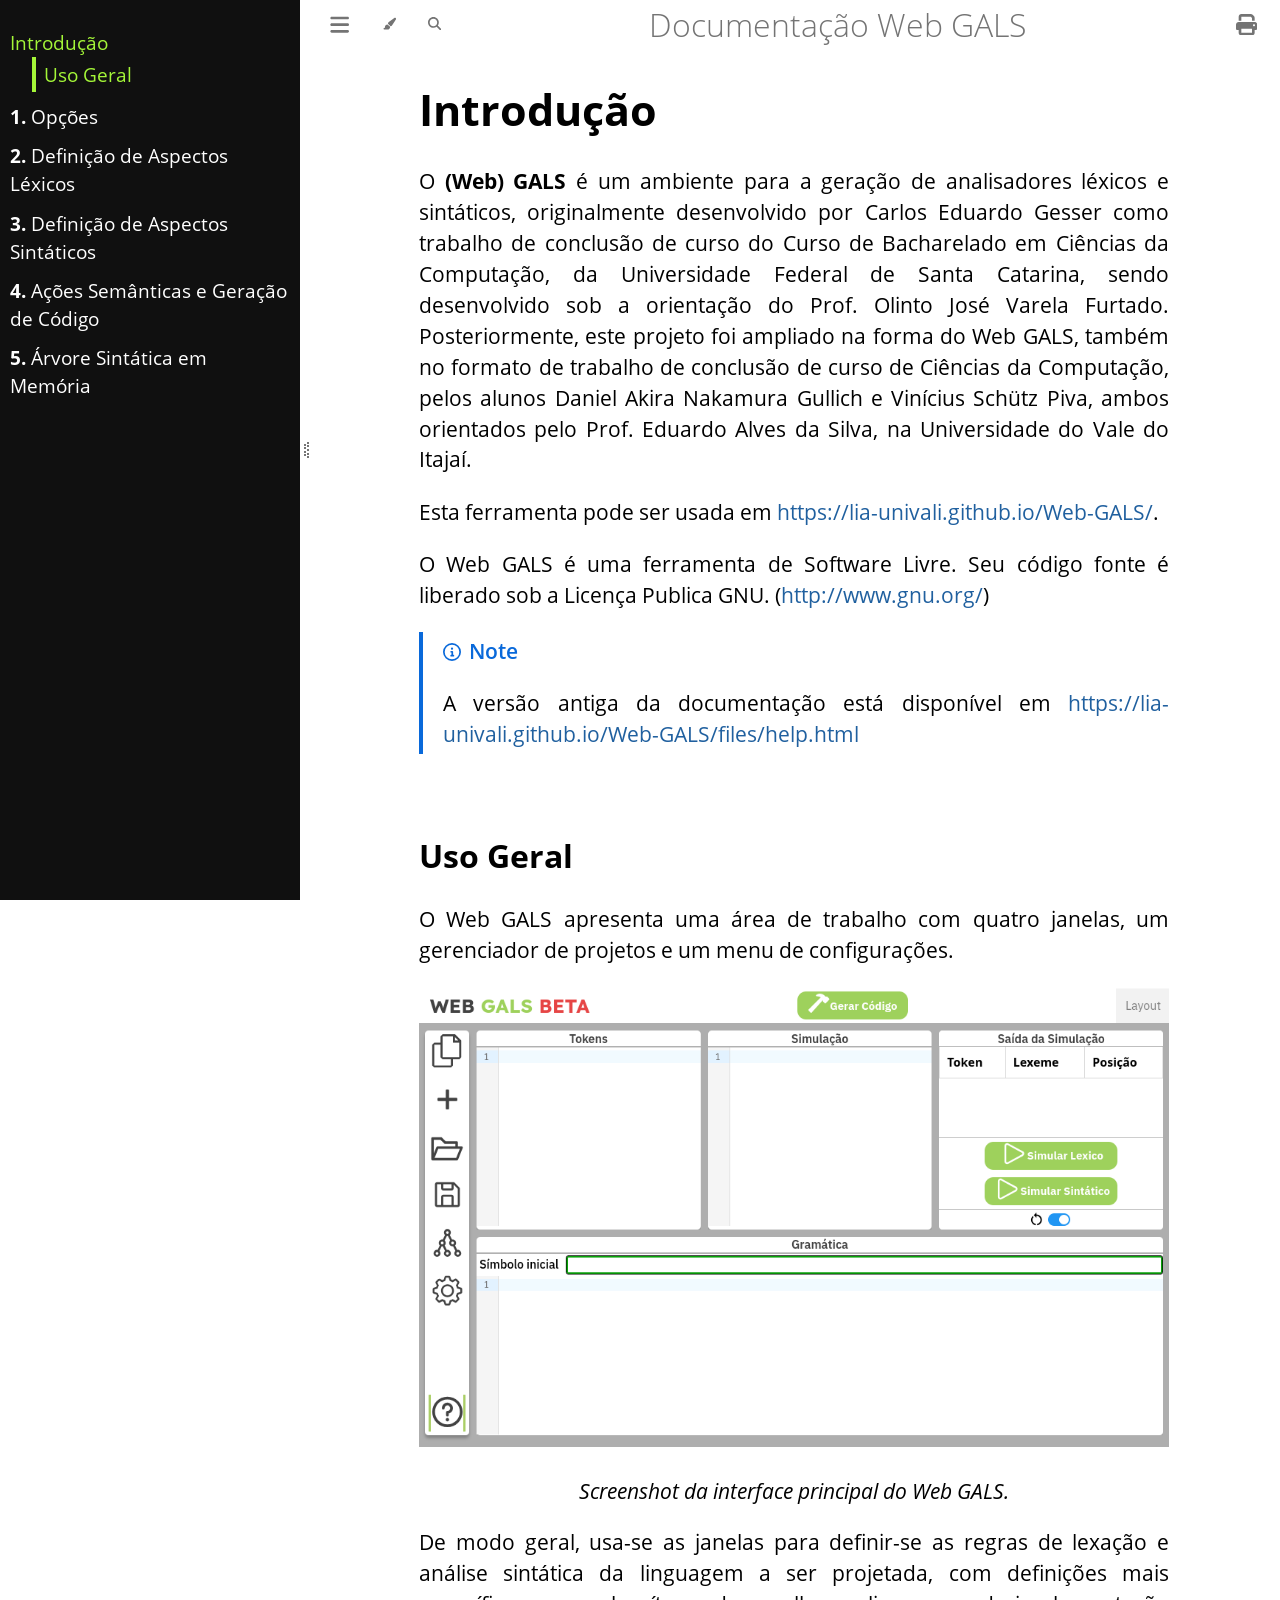
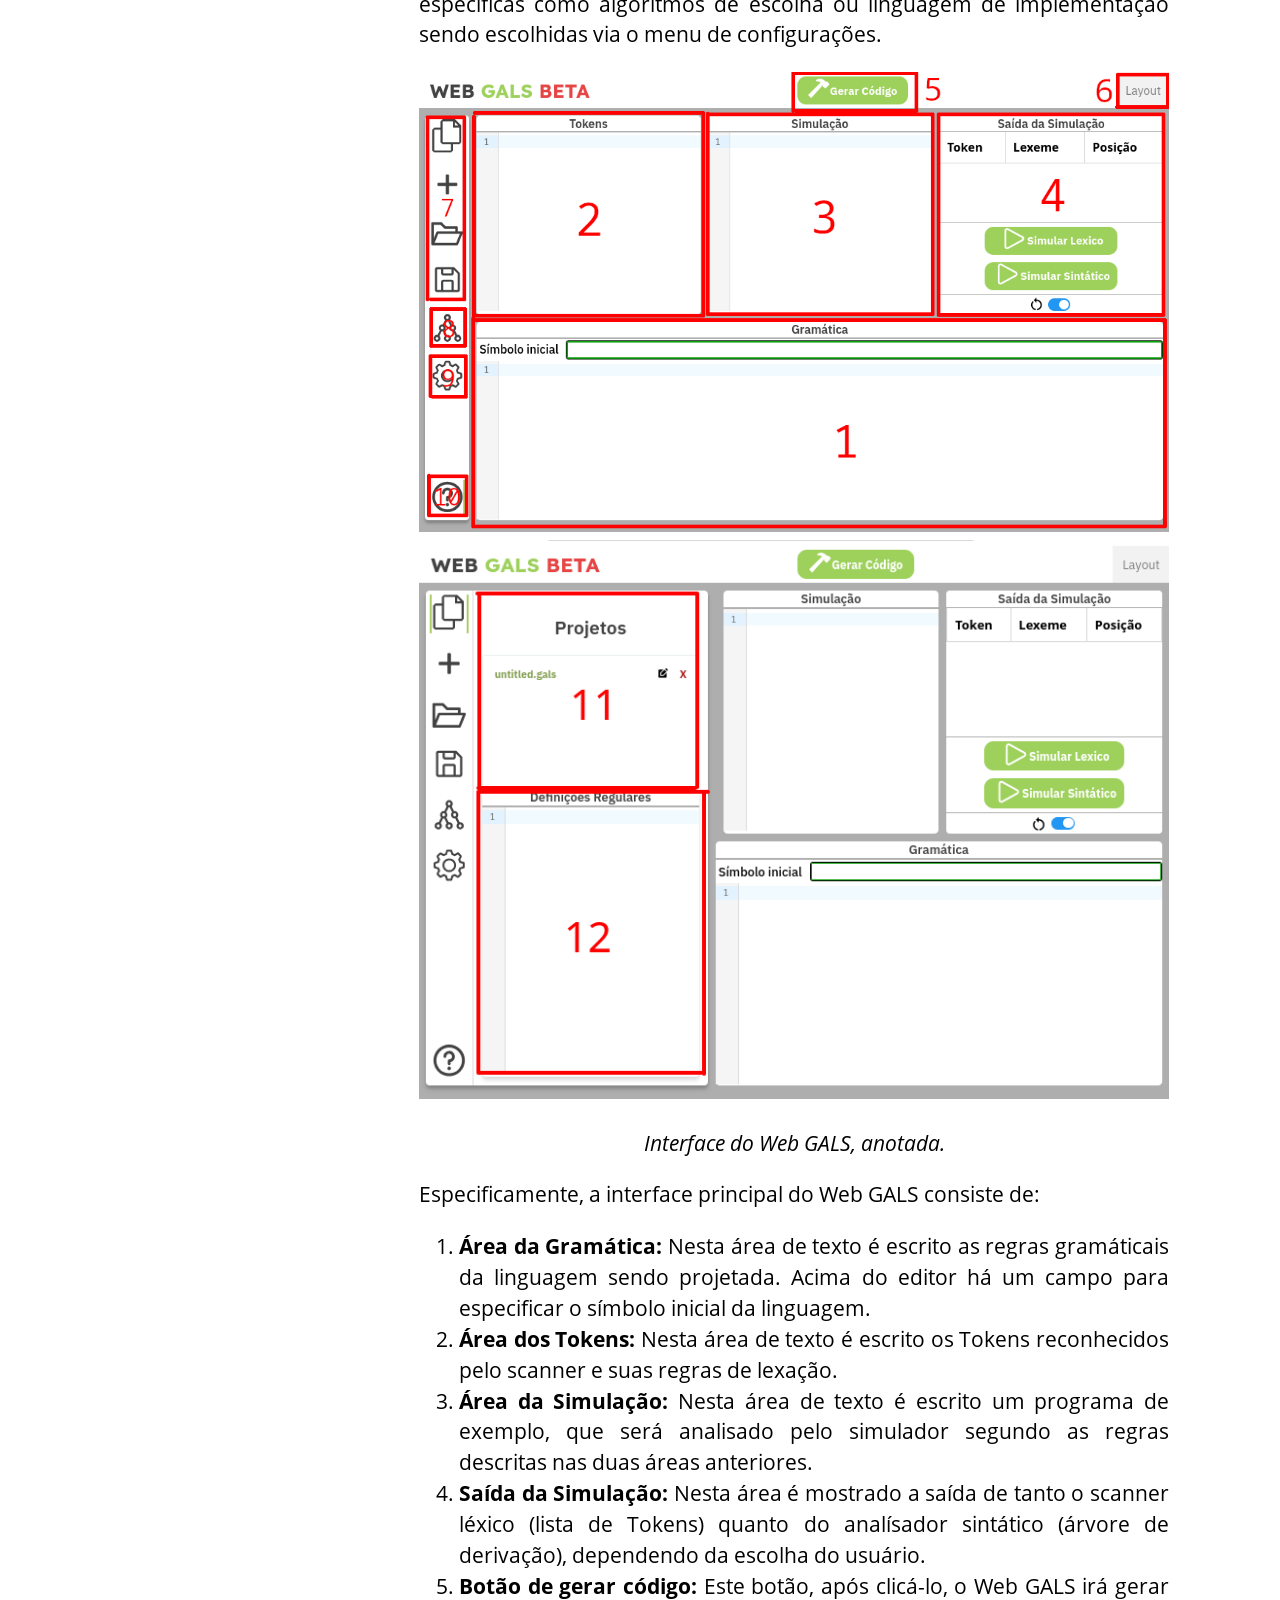
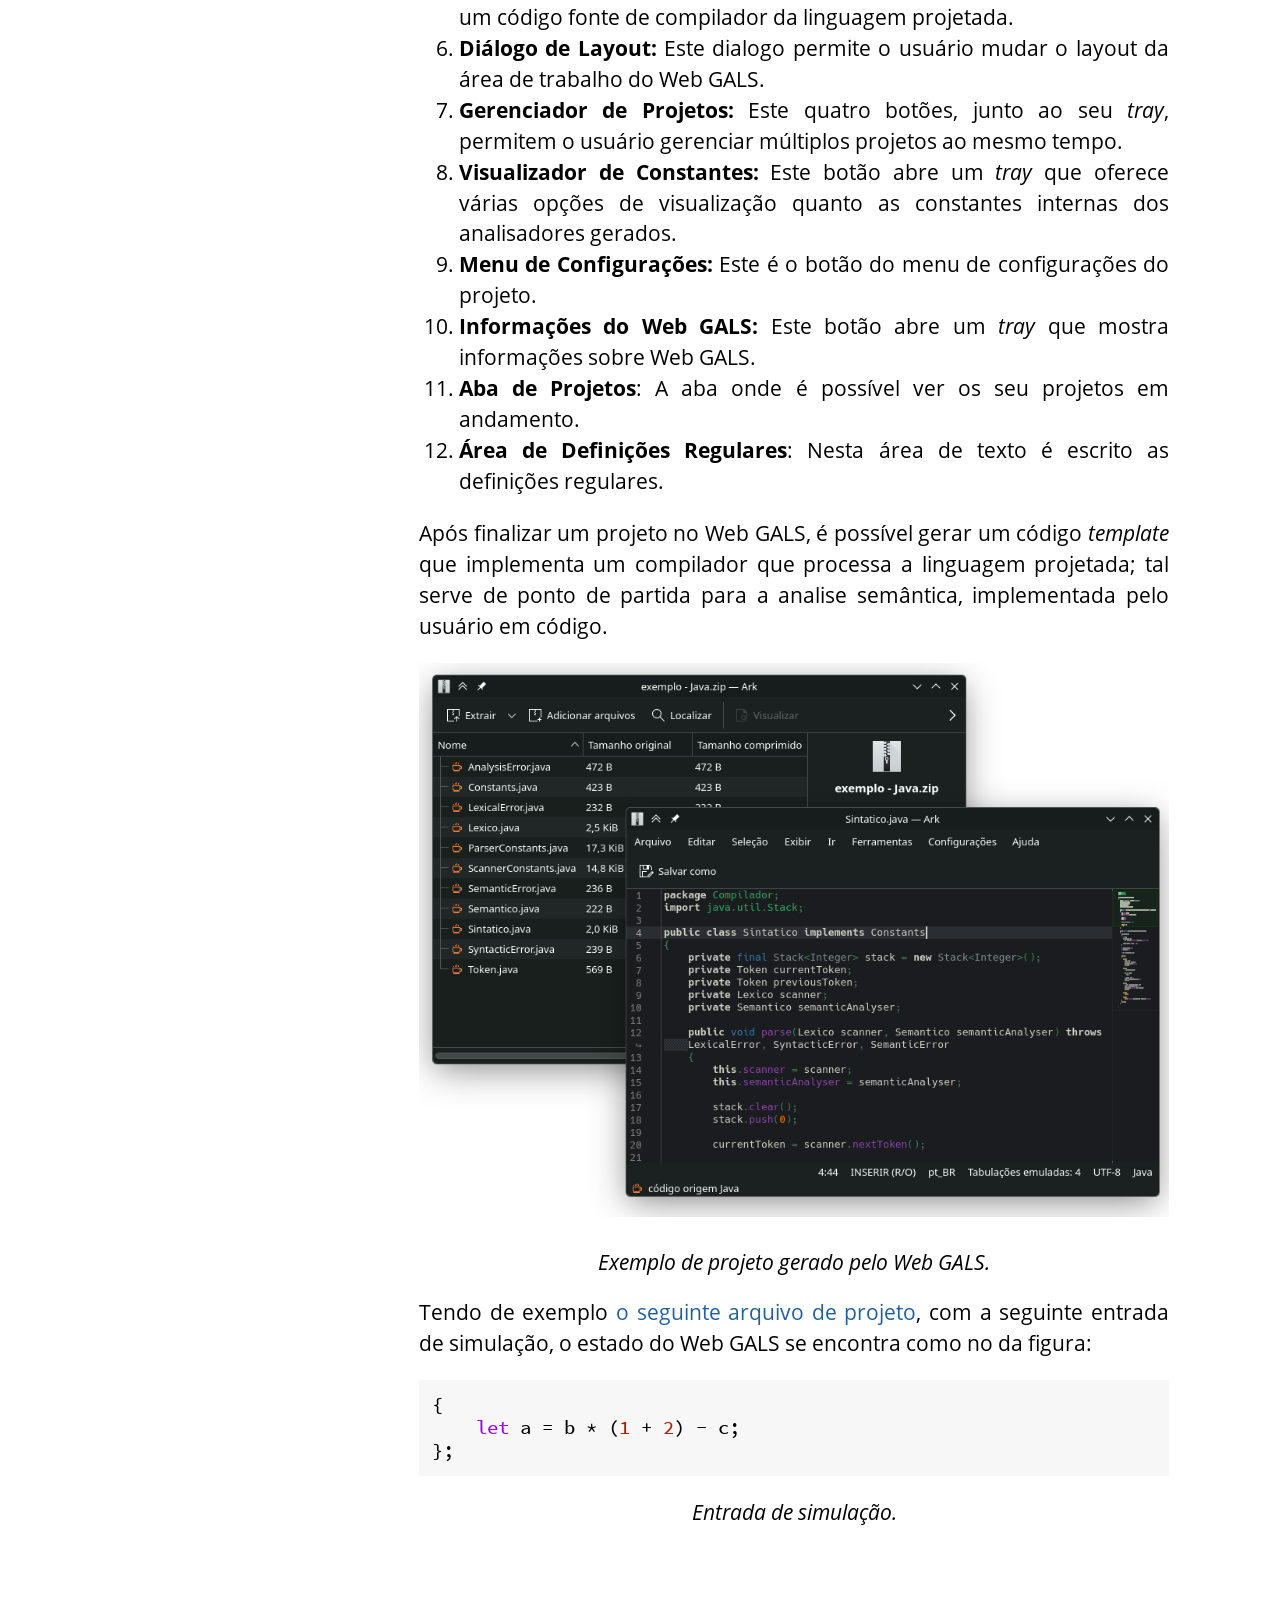
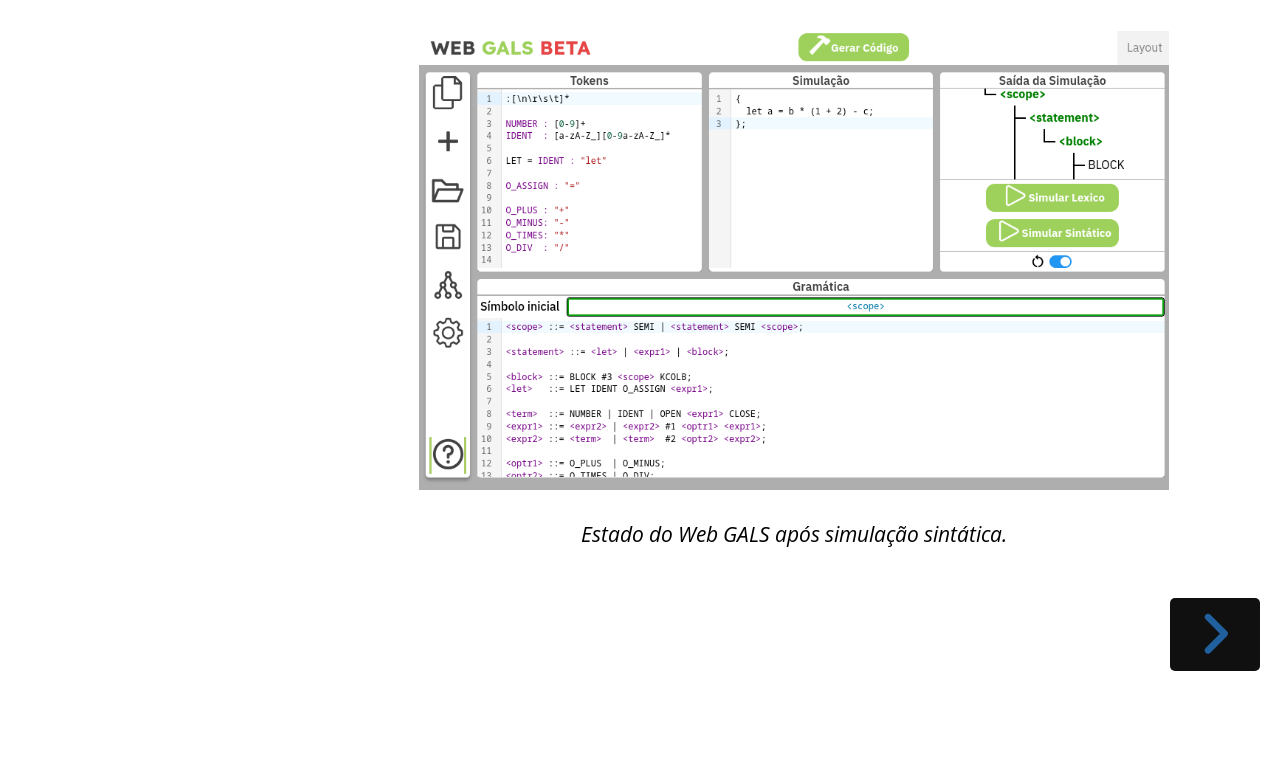
<file: docs/index.html>
<!DOCTYPE HTML>
<html lang="pt-BR" class="gals sidebar-visible" dir="ltr">
    <head>
        <!-- Book generated using mdBook -->
        <meta charset="UTF-8">
        <title>Introdução - Documentação Web GALS</title>


        <!-- Custom HTML head -->

        <meta name="description" content="">
        <meta name="viewport" content="width=device-width, initial-scale=1">
        <meta name="theme-color" content="#ffffff">

        <link rel="icon" href="favicon-de23e50b.svg">
        <link rel="shortcut icon" href="favicon-8114d1fc.png">
        <link rel="stylesheet" href="css/variables-a878f8a5.css">
        <link rel="stylesheet" href="css/general-2459343d.css">
        <link rel="stylesheet" href="css/chrome-ae938929.css">
        <link rel="stylesheet" href="css/print-9e4910d8.css" media="print">

        <!-- Fonts -->
        <link rel="stylesheet" href="fonts/fonts-9644e21d.css">

        <!-- Highlight.js Stylesheets -->
        <link rel="stylesheet" id="mdbook-highlight-css" href="highlight-493f70e1.css">
        <link rel="stylesheet" id="mdbook-tomorrow-night-css" href="tomorrow-night-4c0ae647.css">
        <link rel="stylesheet" id="mdbook-ayu-highlight-css" href="ayu-highlight-3fdfc3ac.css">

        <!-- Custom theme stylesheets -->
        <link rel="stylesheet" href="theme/custom-a94b88e8.css">


        <!-- Provide site root and default themes to javascript -->
        <script>
            const path_to_root = "";
            const default_light_theme = "gals";
            const default_dark_theme = "gals";
            window.path_to_searchindex_js = "searchindex-b3a8b005.js";
        </script>
        <!-- Start loading toc.js asap -->
        <script src="toc-96c027f1.js"></script>
    </head>
    <body>
    <div id="mdbook-help-container">
        <div id="mdbook-help-popup">
            <h2 class="mdbook-help-title">Keyboard shortcuts</h2>
            <div>
                <p>Press <kbd>←</kbd> or <kbd>→</kbd> to navigate between chapters</p>
                <p>Press <kbd>S</kbd> or <kbd>/</kbd> to search in the book</p>
                <p>Press <kbd>?</kbd> to show this help</p>
                <p>Press <kbd>Esc</kbd> to hide this help</p>
            </div>
        </div>
    </div>
    <div id="mdbook-body-container">
        <!-- Work around some values being stored in localStorage wrapped in quotes -->
        <script>
            try {
                let theme = localStorage.getItem('mdbook-theme');
                let sidebar = localStorage.getItem('mdbook-sidebar');

                if (theme.startsWith('"') && theme.endsWith('"')) {
                    localStorage.setItem('mdbook-theme', theme.slice(1, theme.length - 1));
                }

                if (sidebar.startsWith('"') && sidebar.endsWith('"')) {
                    localStorage.setItem('mdbook-sidebar', sidebar.slice(1, sidebar.length - 1));
                }
            } catch (e) { }
        </script>

        <!-- Set the theme before any content is loaded, prevents flash -->
        <script>
            const default_theme = window.matchMedia("(prefers-color-scheme: dark)").matches ? default_dark_theme : default_light_theme;
            let theme;
            try { theme = localStorage.getItem('mdbook-theme'); } catch(e) { }
            if (theme === null || theme === undefined) { theme = default_theme; }
            const html = document.documentElement;
            html.classList.remove('gals')
            html.classList.add(theme);
            html.classList.add("js");
        </script>

        <input type="checkbox" id="mdbook-sidebar-toggle-anchor" class="hidden">

        <!-- Hide / unhide sidebar before it is displayed -->
        <script>
            let sidebar = null;
            const sidebar_toggle = document.getElementById("mdbook-sidebar-toggle-anchor");
            if (document.body.clientWidth >= 1080) {
                try { sidebar = localStorage.getItem('mdbook-sidebar'); } catch(e) { }
                sidebar = sidebar || 'visible';
            } else {
                sidebar = 'hidden';
                sidebar_toggle.checked = false;
            }
            if (sidebar === 'visible') {
                sidebar_toggle.checked = true;
            } else {
                html.classList.remove('sidebar-visible');
            }
        </script>

        <nav id="mdbook-sidebar" class="sidebar" aria-label="Table of contents">
            <!-- populated by js -->
            <mdbook-sidebar-scrollbox class="sidebar-scrollbox"></mdbook-sidebar-scrollbox>
            <noscript>
                <iframe class="sidebar-iframe-outer" src="toc.html"></iframe>
            </noscript>
            <div id="mdbook-sidebar-resize-handle" class="sidebar-resize-handle">
                <div class="sidebar-resize-indicator"></div>
            </div>
        </nav>

        <div id="mdbook-page-wrapper" class="page-wrapper">

            <div class="page">
                <div id="mdbook-menu-bar-hover-placeholder"></div>
                <div id="mdbook-menu-bar" class="menu-bar sticky">
                    <div class="left-buttons">
                        <label id="mdbook-sidebar-toggle" class="icon-button" for="mdbook-sidebar-toggle-anchor" title="Toggle Table of Contents" aria-label="Toggle Table of Contents" aria-controls="mdbook-sidebar">
                            <span class=fa-svg><svg xmlns="http://www.w3.org/2000/svg" viewBox="0 0 448 512"><!--! Font Awesome Free 6.2.0 by @fontawesome - https://fontawesome.com License - https://fontawesome.com/license/free (Icons: CC BY 4.0, Fonts: SIL OFL 1.1, Code: MIT License) Copyright 2022 Fonticons, Inc. --><path d="M0 96C0 78.3 14.3 64 32 64H416c17.7 0 32 14.3 32 32s-14.3 32-32 32H32C14.3 128 0 113.7 0 96zM0 256c0-17.7 14.3-32 32-32H416c17.7 0 32 14.3 32 32s-14.3 32-32 32H32c-17.7 0-32-14.3-32-32zM448 416c0 17.7-14.3 32-32 32H32c-17.7 0-32-14.3-32-32s14.3-32 32-32H416c17.7 0 32 14.3 32 32z"/></svg></span>
                        </label>
                        <button id="mdbook-theme-toggle" class="icon-button" type="button" title="Change theme" aria-label="Change theme" aria-haspopup="true" aria-expanded="false" aria-controls="mdbook-theme-list">
                            <span class=fa-svg><svg xmlns="http://www.w3.org/2000/svg" viewBox="0 0 576 512"><!--! Font Awesome Free 6.2.0 by @fontawesome - https://fontawesome.com License - https://fontawesome.com/license/free (Icons: CC BY 4.0, Fonts: SIL OFL 1.1, Code: MIT License) Copyright 2022 Fonticons, Inc. --><path d="M371.3 367.1c27.3-3.9 51.9-19.4 67.2-42.9L600.2 74.1c12.6-19.5 9.4-45.3-7.6-61.2S549.7-4.4 531.1 9.6L294.4 187.2c-24 18-38.2 46.1-38.4 76.1L371.3 367.1zm-19.6 25.4l-116-104.4C175.9 290.3 128 339.6 128 400c0 3.9 .2 7.8 .6 11.6c1.8 17.5-10.2 36.4-27.8 36.4H96c-17.7 0-32 14.3-32 32s14.3 32 32 32H240c61.9 0 112-50.1 112-112c0-2.5-.1-5-.2-7.5z"/></svg></span>
                        </button>
                        <ul id="mdbook-theme-list" class="theme-popup" aria-label="Themes" role="menu">
                            <li role="none"><button role="menuitem" class="theme" id="mdbook-theme-default_theme">Auto</button></li>
			    <li role="none"><button role="menuitem" class="theme" id="mdbook-theme-gals">GALS</button></li>
                            <li role="none"><button role="menuitem" class="theme" id="mdbook-theme-light">Light</button></li>
                            <li role="none"><button role="menuitem" class="theme" id="mdbook-theme-rust">Rust</button></li>
                            <li role="none"><button role="menuitem" class="theme" id="mdbook-theme-coal">Coal</button></li>
                            <li role="none"><button role="menuitem" class="theme" id="mdbook-theme-navy">Navy</button></li>
                            <li role="none"><button role="menuitem" class="theme" id="mdbook-theme-ayu">Ayu</button></li>
                        </ul>
                        <button id="mdbook-search-toggle" class="icon-button" type="button" title="Search (`/`)" aria-label="Toggle Searchbar" aria-expanded="false" aria-keyshortcuts="/ s" aria-controls="mdbook-searchbar">
                            <span class=fa-svg><svg xmlns="http://www.w3.org/2000/svg" viewBox="0 0 512 512"><!--! Font Awesome Free 6.2.0 by @fontawesome - https://fontawesome.com License - https://fontawesome.com/license/free (Icons: CC BY 4.0, Fonts: SIL OFL 1.1, Code: MIT License) Copyright 2022 Fonticons, Inc. --><path d="M416 208c0 45.9-14.9 88.3-40 122.7L502.6 457.4c12.5 12.5 12.5 32.8 0 45.3s-32.8 12.5-45.3 0L330.7 376c-34.4 25.2-76.8 40-122.7 40C93.1 416 0 322.9 0 208S93.1 0 208 0S416 93.1 416 208zM208 352c79.5 0 144-64.5 144-144s-64.5-144-144-144S64 128.5 64 208s64.5 144 144 144z"/></svg></span>
                        </button>
                    </div>

                    <h1 class="menu-title">Documentação Web GALS</h1>

                    <div class="right-buttons">
                        <a href="print.html" title="Print this book" aria-label="Print this book">
                            <span class=fa-svg id="print-button"><svg xmlns="http://www.w3.org/2000/svg" viewBox="0 0 512 512"><!--! Font Awesome Free 6.2.0 by @fontawesome - https://fontawesome.com License - https://fontawesome.com/license/free (Icons: CC BY 4.0, Fonts: SIL OFL 1.1, Code: MIT License) Copyright 2022 Fonticons, Inc. --><path d="M128 0C92.7 0 64 28.7 64 64v96h64V64H354.7L384 93.3V160h64V93.3c0-17-6.7-33.3-18.7-45.3L400 18.7C388 6.7 371.7 0 354.7 0H128zM384 352v32 64H128V384 368 352H384zm64 32h32c17.7 0 32-14.3 32-32V256c0-35.3-28.7-64-64-64H64c-35.3 0-64 28.7-64 64v96c0 17.7 14.3 32 32 32H64v64c0 35.3 28.7 64 64 64H384c35.3 0 64-28.7 64-64V384zm-16-88c-13.3 0-24-10.7-24-24s10.7-24 24-24s24 10.7 24 24s-10.7 24-24 24z"/></svg></span>
                        </a>

                    </div>
                </div>

                <div id="mdbook-search-wrapper" class="hidden">
                    <form id="mdbook-searchbar-outer" class="searchbar-outer">
                        <div class="search-wrapper">
                            <input type="search" id="mdbook-searchbar" name="searchbar" placeholder="Search this book ..." aria-controls="mdbook-searchresults-outer" aria-describedby="searchresults-header">
                            <div class="spinner-wrapper">
                                <span class=fa-svg id="fa-spin"><svg xmlns="http://www.w3.org/2000/svg" viewBox="0 0 512 512"><!--! Font Awesome Free 6.2.0 by @fontawesome - https://fontawesome.com License - https://fontawesome.com/license/free (Icons: CC BY 4.0, Fonts: SIL OFL 1.1, Code: MIT License) Copyright 2022 Fonticons, Inc. --><path d="M304 48c0-26.5-21.5-48-48-48s-48 21.5-48 48s21.5 48 48 48s48-21.5 48-48zm0 416c0-26.5-21.5-48-48-48s-48 21.5-48 48s21.5 48 48 48s48-21.5 48-48zM48 304c26.5 0 48-21.5 48-48s-21.5-48-48-48s-48 21.5-48 48s21.5 48 48 48zm464-48c0-26.5-21.5-48-48-48s-48 21.5-48 48s21.5 48 48 48s48-21.5 48-48zM142.9 437c18.7-18.7 18.7-49.1 0-67.9s-49.1-18.7-67.9 0s-18.7 49.1 0 67.9s49.1 18.7 67.9 0zm0-294.2c18.7-18.7 18.7-49.1 0-67.9S93.7 56.2 75 75s-18.7 49.1 0 67.9s49.1 18.7 67.9 0zM369.1 437c18.7 18.7 49.1 18.7 67.9 0s18.7-49.1 0-67.9s-49.1-18.7-67.9 0s-18.7 49.1 0 67.9z"/></svg></span>
                            </div>
                        </div>
                    </form>
                    <div id="mdbook-searchresults-outer" class="searchresults-outer hidden">
                        <div id="mdbook-searchresults-header" class="searchresults-header"></div>
                        <ul id="mdbook-searchresults">
                        </ul>
                    </div>
                </div>

                <!-- Apply ARIA attributes after the sidebar and the sidebar toggle button are added to the DOM -->
                <script>
                    document.getElementById('mdbook-sidebar-toggle').setAttribute('aria-expanded', sidebar === 'visible');
                    document.getElementById('mdbook-sidebar').setAttribute('aria-hidden', sidebar !== 'visible');
                    Array.from(document.querySelectorAll('#mdbook-sidebar a')).forEach(function(link) {
                        link.setAttribute('tabIndex', sidebar === 'visible' ? 0 : -1);
                    });
                </script>

                <div id="mdbook-content" class="content">
                    <main>
                        <h1 id="introdução"><a class="header" href="#introdução">Introdução</a></h1>
<p>O <strong>(Web) GALS</strong> é um ambiente para a geração de analisadores léxicos e sintáticos, originalmente desenvolvido por Carlos Eduardo Gesser como trabalho de conclusão de curso do Curso de Bacharelado em Ciências da Computação, da Universidade Federal de Santa Catarina, sendo desenvolvido sob a orientação do Prof. Olinto José Varela Furtado. Posteriormente, este projeto foi ampliado na forma do Web GALS, também no formato de trabalho de conclusão de curso de Ciências da Computação, pelos alunos Daniel Akira Nakamura Gullich e Vinícius Schütz Piva, ambos orientados pelo Prof. Eduardo Alves da Silva, na Universidade do Vale do Itajaí.</p>
<p>Esta ferramenta pode ser usada em <a href="https://lia-univali.github.io/Web-GALS/">https://lia-univali.github.io/Web-GALS/</a>.</p>
<p>O Web GALS é uma ferramenta de Software Livre. Seu código fonte é liberado sob a Licença Publica GNU. (<a href="http://www.gnu.org/">http://www.gnu.org/</a>)</p>
<blockquote class="blockquote-tag blockquote-tag-note">
<p class="blockquote-tag-title"><svg viewbox="0 0 16 16" width="18" height="18"><path d="M0 8a8 8 0 1 1 16 0A8 8 0 0 1 0 8Zm8-6.5a6.5 6.5 0 1 0 0 13 6.5 6.5 0 0 0 0-13ZM6.5 7.75A.75.75 0 0 1 7.25 7h1a.75.75 0 0 1 .75.75v2.75h.25a.75.75 0 0 1 0 1.5h-2a.75.75 0 0 1 0-1.5h.25v-2h-.25a.75.75 0 0 1-.75-.75ZM8 6a1 1 0 1 1 0-2 1 1 0 0 1 0 2Z"></path></svg>Note</p>
<p>A versão antiga da documentação está disponível em <a href="https://lia-univali.github.io/Web-GALS/files/help.html">https://lia-univali.github.io/Web-GALS/files/help.html</a></p>
</blockquote>
<h2 id="uso-geral"><a class="header" href="#uso-geral">Uso Geral</a></h2>
<p>O Web GALS apresenta uma área de trabalho com quatro janelas, um gerenciador de projetos e um menu de configurações.</p>
<p><img src="./galsinterface.png" alt="Interface do Web GALS"></p>
<center><i>Screenshot da interface principal do Web GALS.</i></center>
<p>De modo geral, usa-se as janelas para definir-se as regras de lexação e análise sintática da linguagem a ser projetada, com
definições mais específicas como algorítmos de escolha ou linguagem de implementação sendo escolhidas via o menu de configurações.</p>
<p><img src="./galsinterfaceannotated.png" alt="Interface do Web GALS, anotada">
<img src="./galsinterfaceannotated2.png" alt="Interface do Web GALS, anotada"></p>
<center><i>Interface do Web GALS, anotada.</i></center>
<p>Especificamente, a interface principal do Web GALS consiste de:</p>
<ol>
<li><strong>Área da Gramática:</strong> Nesta área de texto é escrito as regras gramáticais da linguagem sendo projetada. Acima do editor há um campo para especificar o símbolo inicial da linguagem.</li>
<li><strong>Área dos Tokens:</strong> Nesta área de texto é escrito os Tokens reconhecidos pelo scanner e suas regras de lexação.</li>
<li><strong>Área da Simulação:</strong> Nesta área de texto é escrito um programa de exemplo, que será analisado pelo simulador segundo as regras descritas nas duas áreas anteriores.</li>
<li><strong>Saída da Simulação:</strong> Nesta área é mostrado a saída de tanto o scanner léxico (lista de Tokens) quanto do analísador sintático (árvore de derivação), dependendo da escolha do usuário.</li>
<li><strong>Botão de gerar código:</strong> Este botão, após clicá-lo, o Web GALS irá gerar um código fonte de compilador da linguagem projetada.</li>
<li><strong>Diálogo de Layout:</strong> Este dialogo permite o usuário mudar o layout da área de trabalho do Web GALS.</li>
<li><strong>Gerenciador de Projetos:</strong> Este quatro botões, junto ao seu <em>tray</em>, permitem o usuário gerenciar múltiplos projetos ao mesmo tempo.</li>
<li><strong>Visualizador de Constantes:</strong> Este botão abre um <em>tray</em> que oferece várias opções de visualização quanto as constantes internas dos analisadores gerados.</li>
<li><strong>Menu de Configurações:</strong> Este é o botão do menu de configurações do projeto.</li>
<li><strong>Informações do Web GALS:</strong> Este botão abre um <em>tray</em> que mostra informações sobre Web GALS.</li>
<li><strong>Aba de Projetos</strong>: A aba onde é possível ver os seu projetos em andamento.</li>
<li><strong>Área de Definições Regulares</strong>: Nesta área de texto é escrito as definições regulares.</li>
</ol>
<p>Após finalizar um projeto no Web GALS, é possível gerar um código <em>template</em> que implementa um compilador que processa a linguagem projetada; tal serve de ponto de partida para a analise semântica, implementada pelo usuário em código.</p>
<p><img src="./projexample.png" alt="Exemplo de Projeto Gerado"></p>
<center><i>Exemplo de projeto gerado pelo Web GALS.</i></center>
<p>Tendo de exemplo <a href="https://vsczpv.github.io/Web-GALS/files/exemplo.gals">o seguinte arquivo de projeto</a>, com a seguinte entrada de simulação, o estado do Web GALS se encontra como no da figura:</p>
<pre class="playground"><code class="language-rust"><span class="boring">#![allow(unused)]
</span><span class="boring">fn main() {
</span>{
	let a = b * (1 + 2) - c;
};
<span class="boring">}</span></code></pre>
<center><i>Entrada de simulação.</i></center>
<p><br><br></p>
<p><img src="./simimg.png" alt="Resultado da simulação"></p>
<center><i>Estado do Web GALS após simulação sintática.</i></center>

                    </main>

                    <nav class="nav-wrapper" aria-label="Page navigation">
                        <!-- Mobile navigation buttons -->

                            <a rel="next prefetch" href="opcoes.html" class="mobile-nav-chapters next" title="Next chapter" aria-label="Next chapter" aria-keyshortcuts="Right">
                                <span class=fa-svg><svg xmlns="http://www.w3.org/2000/svg" viewBox="0 0 320 512"><!--! Font Awesome Free 6.2.0 by @fontawesome - https://fontawesome.com License - https://fontawesome.com/license/free (Icons: CC BY 4.0, Fonts: SIL OFL 1.1, Code: MIT License) Copyright 2022 Fonticons, Inc. --><path d="M278.6 233.4c12.5 12.5 12.5 32.8 0 45.3l-160 160c-12.5 12.5-32.8 12.5-45.3 0s-12.5-32.8 0-45.3L210.7 256 73.4 118.6c-12.5-12.5-12.5-32.8 0-45.3s32.8-12.5 45.3 0l160 160z"/></svg></span>
                            </a>

                        <div style="clear: both"></div>
                    </nav>
                </div>
            </div>

            <nav class="nav-wide-wrapper" aria-label="Page navigation">

                    <a rel="next prefetch" href="opcoes.html" class="nav-chapters next" title="Next chapter" aria-label="Next chapter" aria-keyshortcuts="Right">
                        <span class=fa-svg><svg xmlns="http://www.w3.org/2000/svg" viewBox="0 0 320 512"><!--! Font Awesome Free 6.2.0 by @fontawesome - https://fontawesome.com License - https://fontawesome.com/license/free (Icons: CC BY 4.0, Fonts: SIL OFL 1.1, Code: MIT License) Copyright 2022 Fonticons, Inc. --><path d="M278.6 233.4c12.5 12.5 12.5 32.8 0 45.3l-160 160c-12.5 12.5-32.8 12.5-45.3 0s-12.5-32.8 0-45.3L210.7 256 73.4 118.6c-12.5-12.5-12.5-32.8 0-45.3s32.8-12.5 45.3 0l160 160z"/></svg></span>
                    </a>
            </nav>

        </div>

        <template id=fa-eye><span class=fa-svg><svg xmlns="http://www.w3.org/2000/svg" viewBox="0 0 576 512"><!--! Font Awesome Free 6.2.0 by @fontawesome - https://fontawesome.com License - https://fontawesome.com/license/free (Icons: CC BY 4.0, Fonts: SIL OFL 1.1, Code: MIT License) Copyright 2022 Fonticons, Inc. --><path d="M288 32c-80.8 0-145.5 36.8-192.6 80.6C48.6 156 17.3 208 2.5 243.7c-3.3 7.9-3.3 16.7 0 24.6C17.3 304 48.6 356 95.4 399.4C142.5 443.2 207.2 480 288 480s145.5-36.8 192.6-80.6c46.8-43.5 78.1-95.4 93-131.1c3.3-7.9 3.3-16.7 0-24.6c-14.9-35.7-46.2-87.7-93-131.1C433.5 68.8 368.8 32 288 32zM432 256c0 79.5-64.5 144-144 144s-144-64.5-144-144s64.5-144 144-144s144 64.5 144 144zM288 192c0 35.3-28.7 64-64 64c-11.5 0-22.3-3-31.6-8.4c-.2 2.8-.4 5.5-.4 8.4c0 53 43 96 96 96s96-43 96-96s-43-96-96-96c-2.8 0-5.6 .1-8.4 .4c5.3 9.3 8.4 20.1 8.4 31.6z"/></svg></span></template>
        <template id=fa-eye-slash><span class=fa-svg><svg xmlns="http://www.w3.org/2000/svg" viewBox="0 0 640 512"><!--! Font Awesome Free 6.2.0 by @fontawesome - https://fontawesome.com License - https://fontawesome.com/license/free (Icons: CC BY 4.0, Fonts: SIL OFL 1.1, Code: MIT License) Copyright 2022 Fonticons, Inc. --><path d="M38.8 5.1C28.4-3.1 13.3-1.2 5.1 9.2S-1.2 34.7 9.2 42.9l592 464c10.4 8.2 25.5 6.3 33.7-4.1s6.3-25.5-4.1-33.7L525.6 386.7c39.6-40.6 66.4-86.1 79.9-118.4c3.3-7.9 3.3-16.7 0-24.6c-14.9-35.7-46.2-87.7-93-131.1C465.5 68.8 400.8 32 320 32c-68.2 0-125 26.3-169.3 60.8L38.8 5.1zM223.1 149.5C248.6 126.2 282.7 112 320 112c79.5 0 144 64.5 144 144c0 24.9-6.3 48.3-17.4 68.7L408 294.5c5.2-11.8 8-24.8 8-38.5c0-53-43-96-96-96c-2.8 0-5.6 .1-8.4 .4c5.3 9.3 8.4 20.1 8.4 31.6c0 10.2-2.4 19.8-6.6 28.3l-90.3-70.8zm223.1 298L373 389.9c-16.4 6.5-34.3 10.1-53 10.1c-79.5 0-144-64.5-144-144c0-6.9 .5-13.6 1.4-20.2L83.1 161.5C60.3 191.2 44 220.8 34.5 243.7c-3.3 7.9-3.3 16.7 0 24.6c14.9 35.7 46.2 87.7 93 131.1C174.5 443.2 239.2 480 320 480c47.8 0 89.9-12.9 126.2-32.5z"/></svg></span></template>
        <template id=fa-copy><span class=fa-svg><svg xmlns="http://www.w3.org/2000/svg" viewBox="0 0 512 512"><!--! Font Awesome Free 6.2.0 by @fontawesome - https://fontawesome.com License - https://fontawesome.com/license/free (Icons: CC BY 4.0, Fonts: SIL OFL 1.1, Code: MIT License) Copyright 2022 Fonticons, Inc. --><path d="M502.6 70.63l-61.25-61.25C435.4 3.371 427.2 0 418.7 0H255.1c-35.35 0-64 28.66-64 64l.0195 256C192 355.4 220.7 384 256 384h192c35.2 0 64-28.8 64-64V93.25C512 84.77 508.6 76.63 502.6 70.63zM464 320c0 8.836-7.164 16-16 16H255.1c-8.838 0-16-7.164-16-16L239.1 64.13c0-8.836 7.164-16 16-16h128L384 96c0 17.67 14.33 32 32 32h47.1V320zM272 448c0 8.836-7.164 16-16 16H63.1c-8.838 0-16-7.164-16-16L47.98 192.1c0-8.836 7.164-16 16-16H160V128H63.99c-35.35 0-64 28.65-64 64l.0098 256C.002 483.3 28.66 512 64 512h192c35.2 0 64-28.8 64-64v-32h-47.1L272 448z"/></svg></span></template>
        <template id=fa-play><span class=fa-svg><svg xmlns="http://www.w3.org/2000/svg" viewBox="0 0 384 512"><!--! Font Awesome Free 6.2.0 by @fontawesome - https://fontawesome.com License - https://fontawesome.com/license/free (Icons: CC BY 4.0, Fonts: SIL OFL 1.1, Code: MIT License) Copyright 2022 Fonticons, Inc. --><path d="M73 39c-14.8-9.1-33.4-9.4-48.5-.9S0 62.6 0 80V432c0 17.4 9.4 33.4 24.5 41.9s33.7 8.1 48.5-.9L361 297c14.3-8.7 23-24.2 23-41s-8.7-32.2-23-41L73 39z"/></svg></span></template>
        <template id=fa-clock-rotate-left><span class=fa-svg><svg xmlns="http://www.w3.org/2000/svg" viewBox="0 0 512 512"><!--! Font Awesome Free 6.2.0 by @fontawesome - https://fontawesome.com License - https://fontawesome.com/license/free (Icons: CC BY 4.0, Fonts: SIL OFL 1.1, Code: MIT License) Copyright 2022 Fonticons, Inc. --><path d="M75 75L41 41C25.9 25.9 0 36.6 0 57.9V168c0 13.3 10.7 24 24 24H134.1c21.4 0 32.1-25.9 17-41l-30.8-30.8C155 85.5 203 64 256 64c106 0 192 86 192 192s-86 192-192 192c-40.8 0-78.6-12.7-109.7-34.4c-14.5-10.1-34.4-6.6-44.6 7.9s-6.6 34.4 7.9 44.6C151.2 495 201.7 512 256 512c141.4 0 256-114.6 256-256S397.4 0 256 0C185.3 0 121.3 28.7 75 75zm181 53c-13.3 0-24 10.7-24 24V256c0 6.4 2.5 12.5 7 17l72 72c9.4 9.4 24.6 9.4 33.9 0s9.4-24.6 0-33.9l-65-65V152c0-13.3-10.7-24-24-24z"/></svg></span></template>



        <script>
            window.playground_copyable = true;
        </script>


        <script src="elasticlunr-ef4e11c1.min.js"></script>
        <script src="mark-09e88c2c.min.js"></script>
        <script src="searcher-c2a407aa.js"></script>

        <script src="clipboard-1626706a.min.js"></script>
        <script src="highlight-abc7f01d.js"></script>
        <script src="book-a0b12cfe.js"></script>

        <!-- Custom JS scripts -->



    </div>
    </body>
</html>
</file>
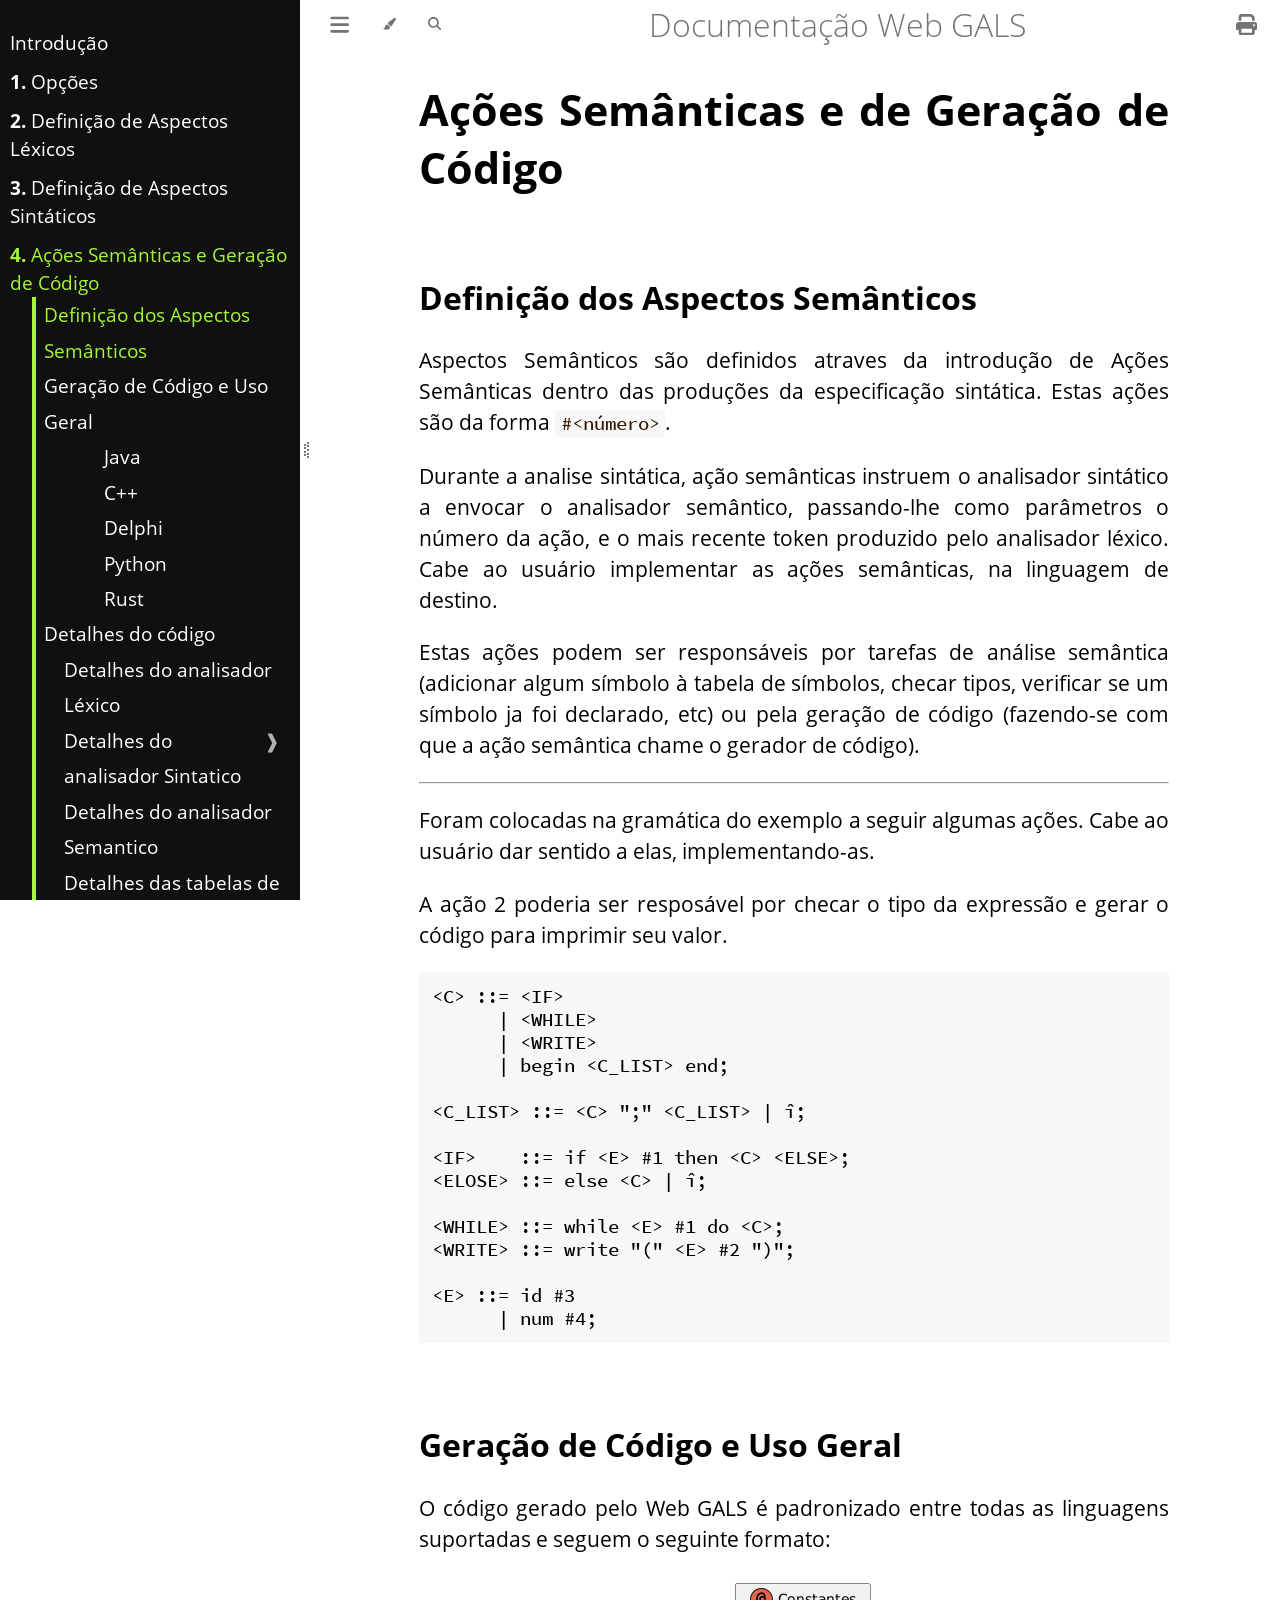
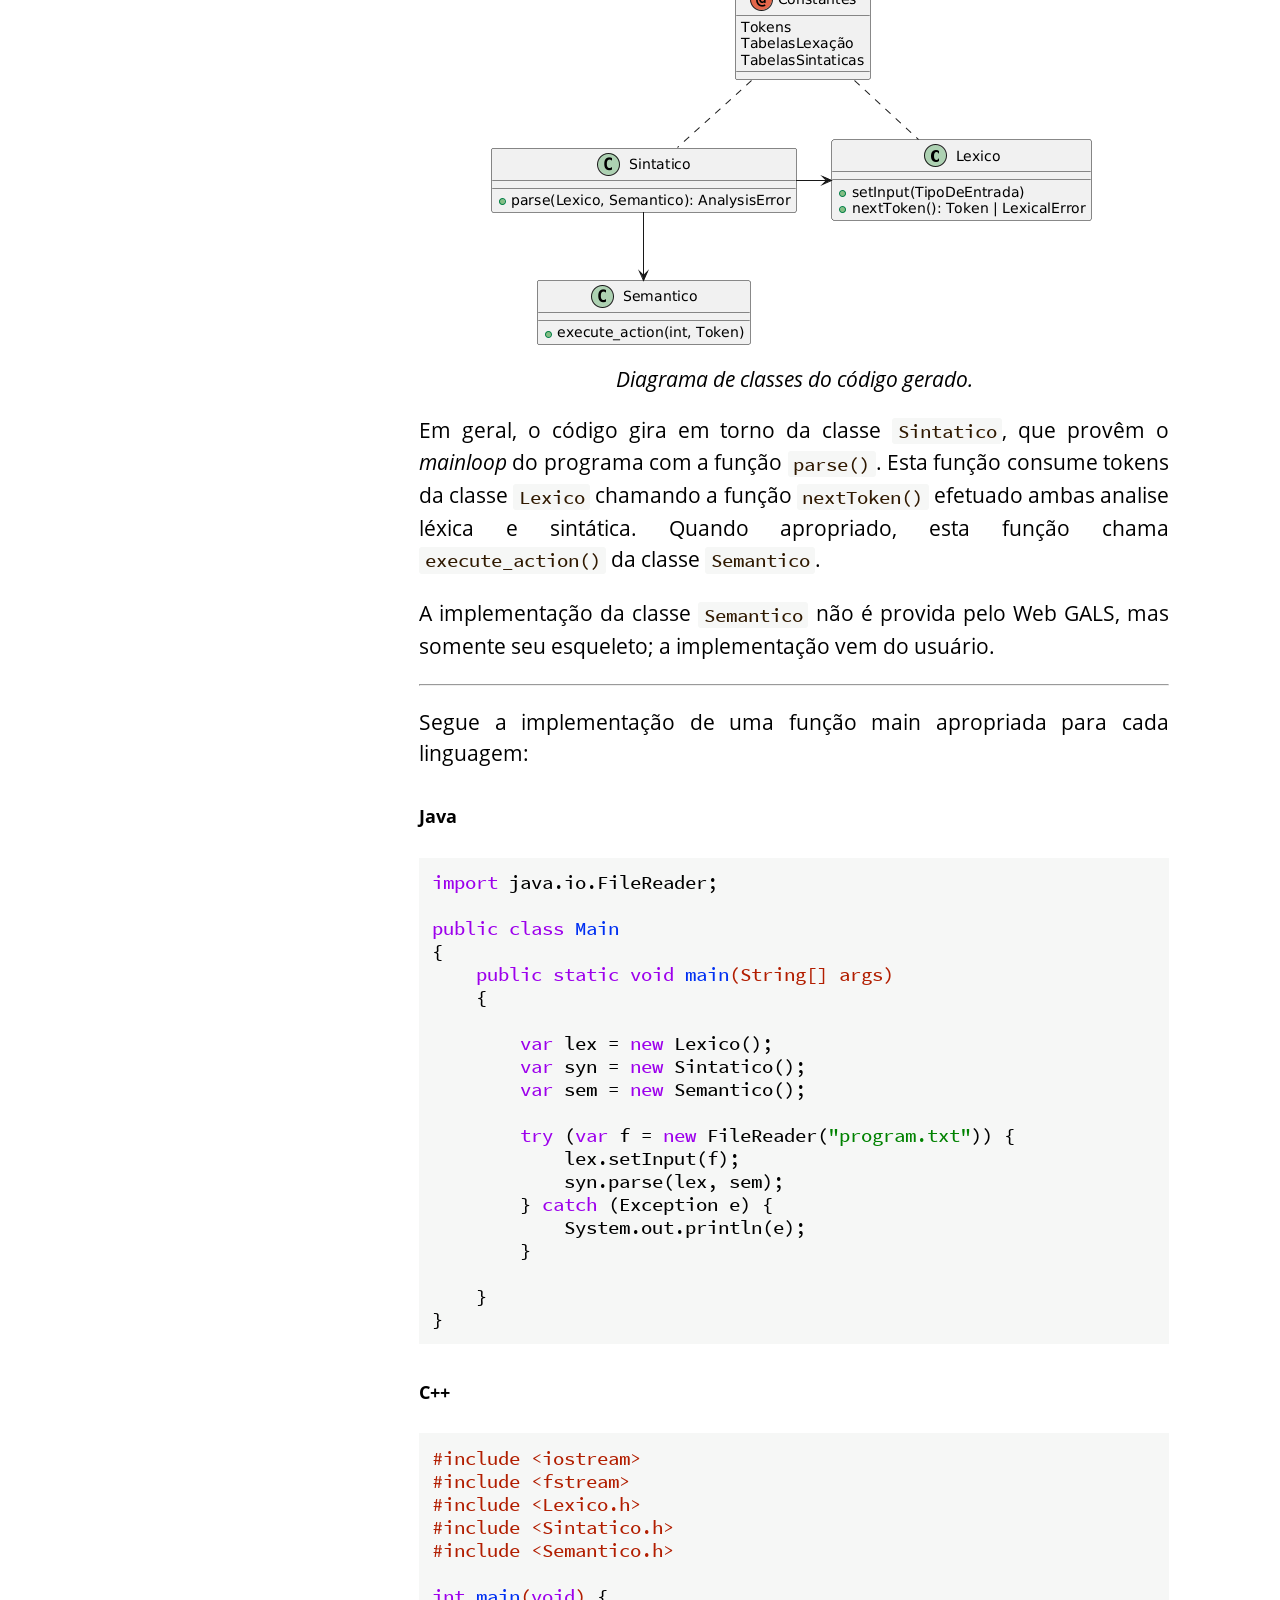
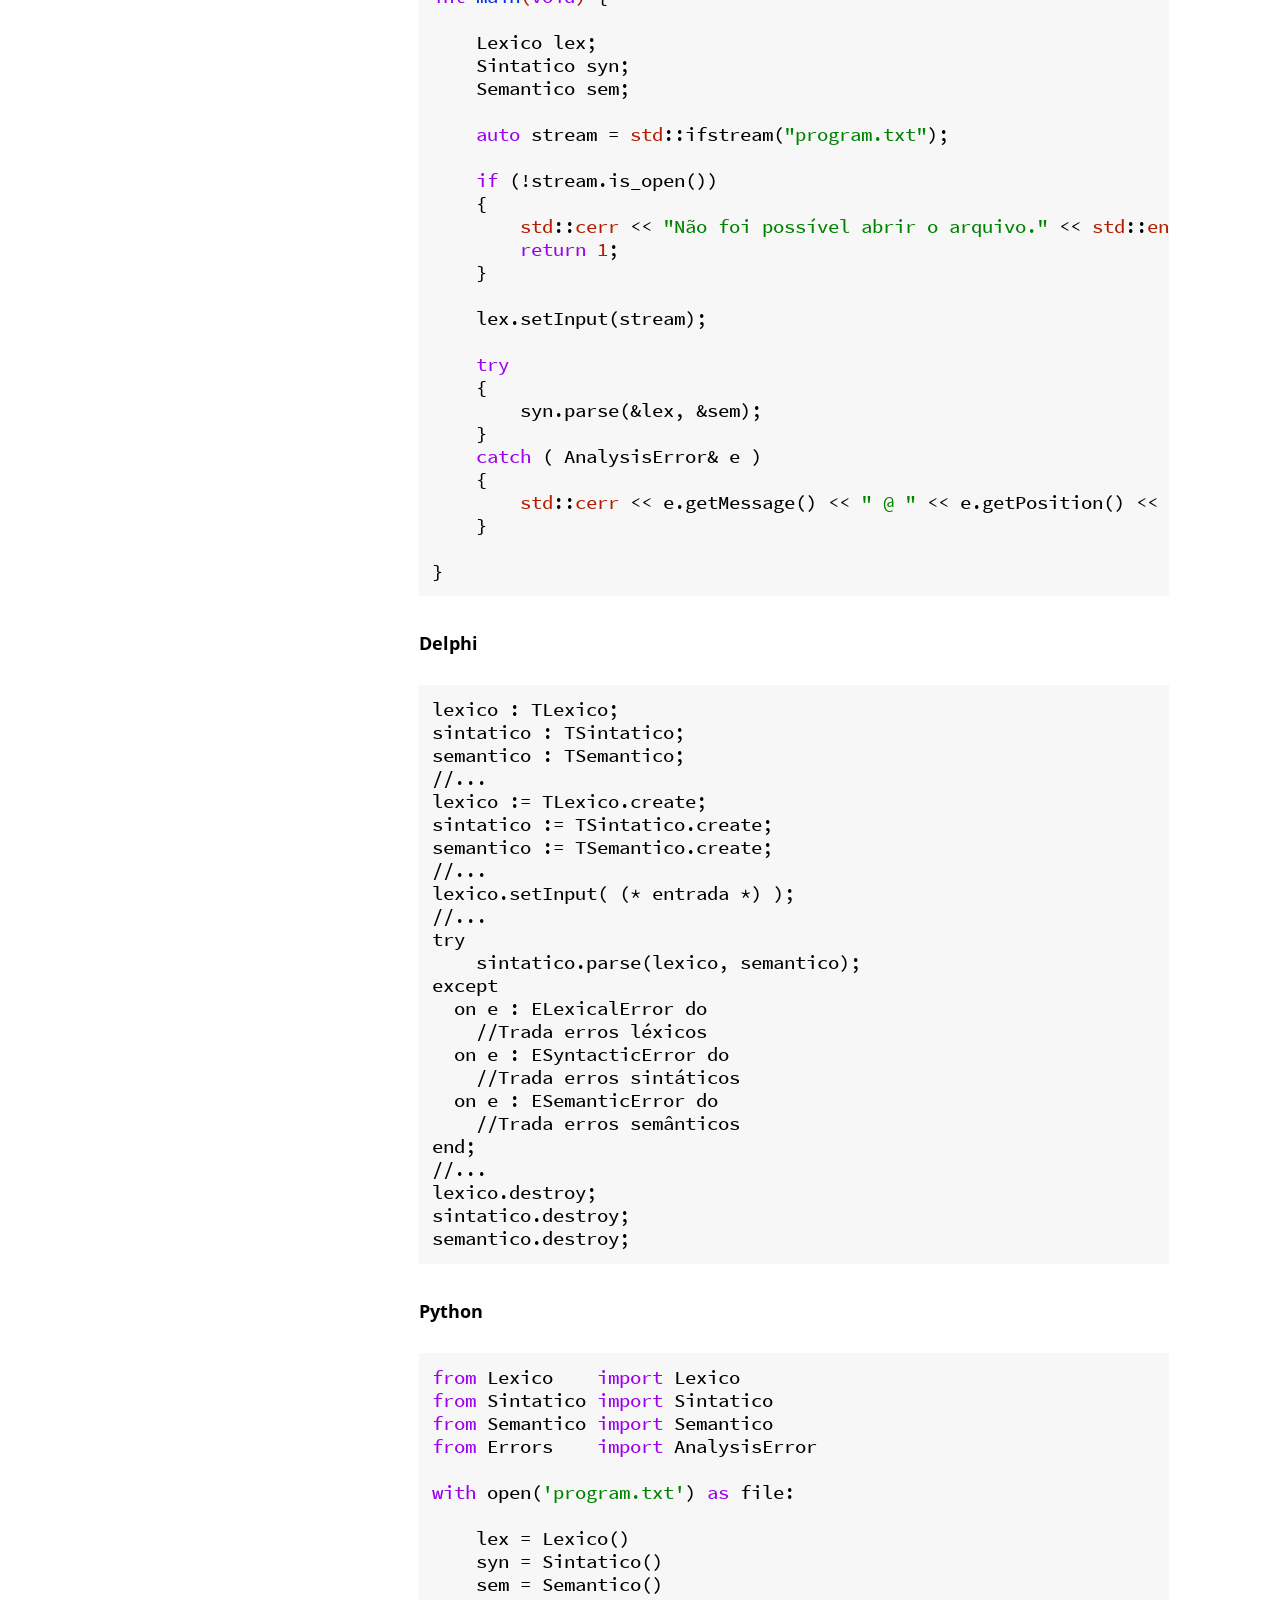
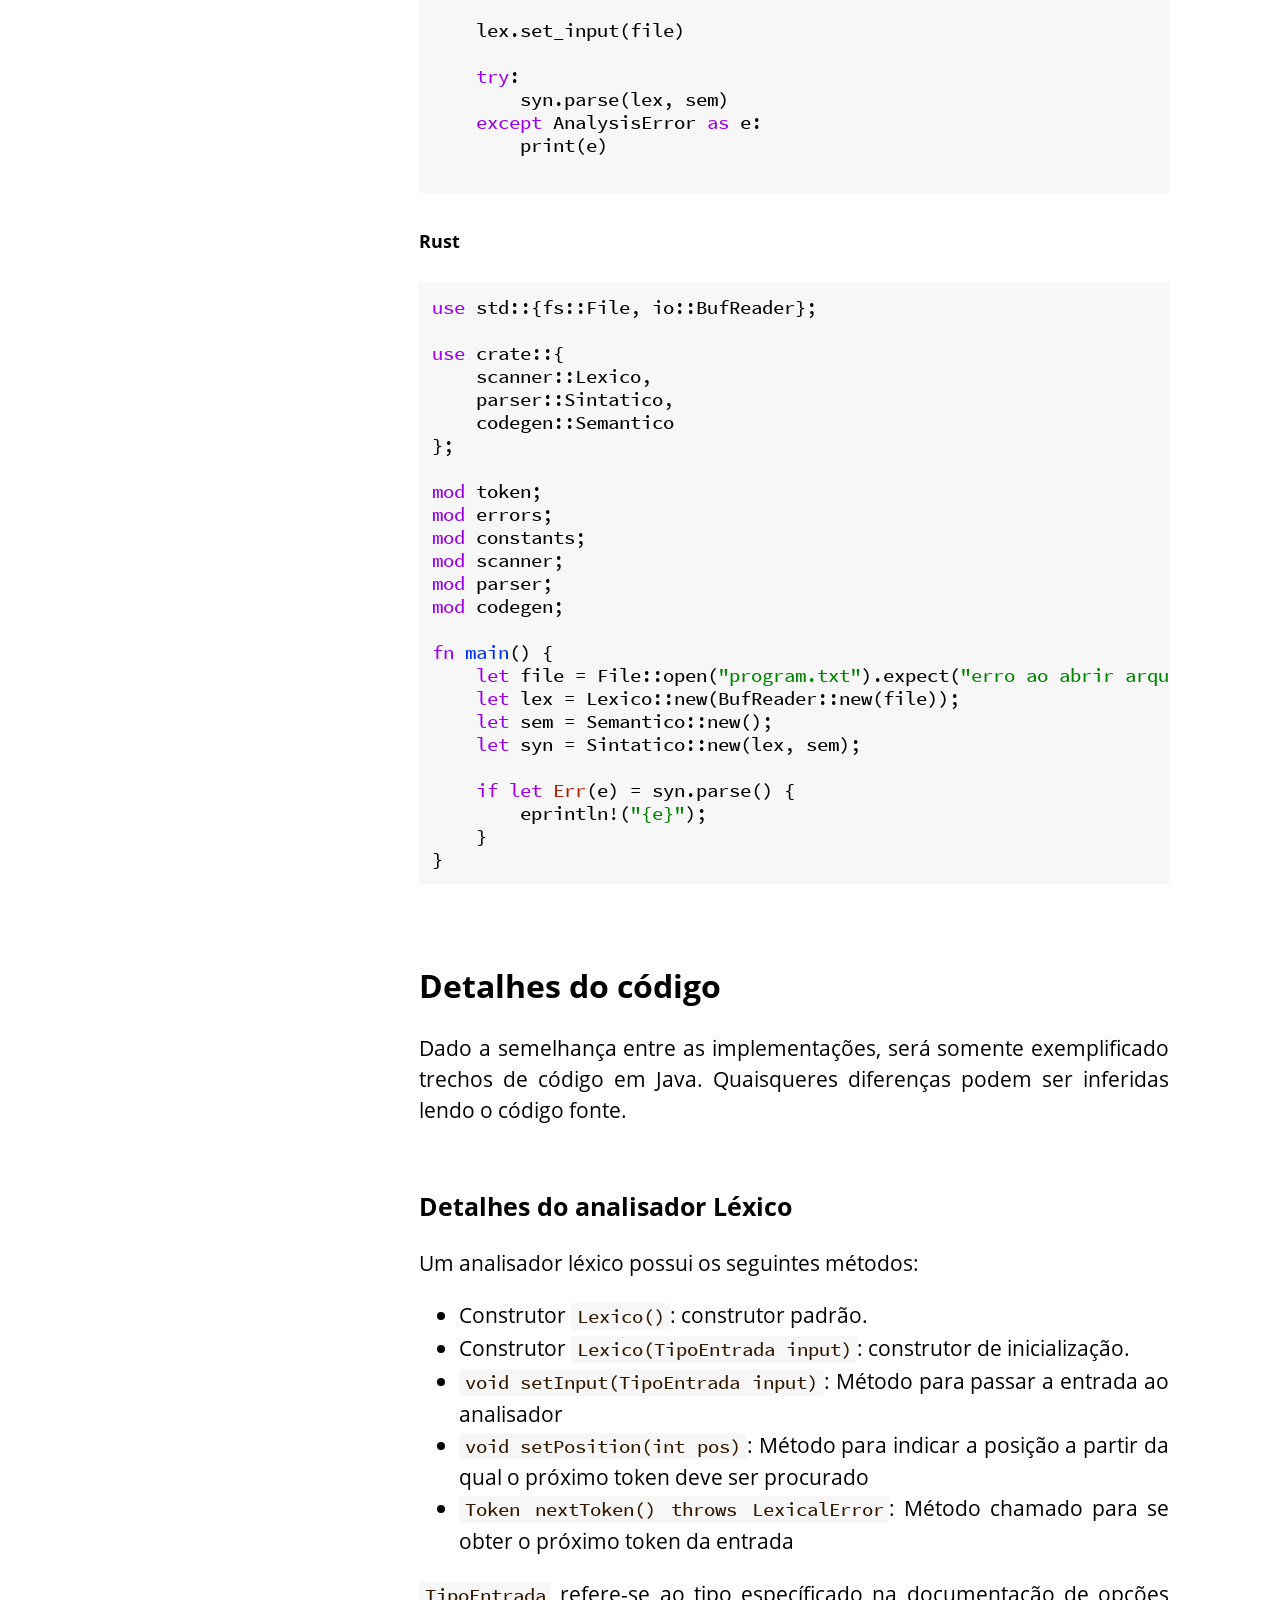
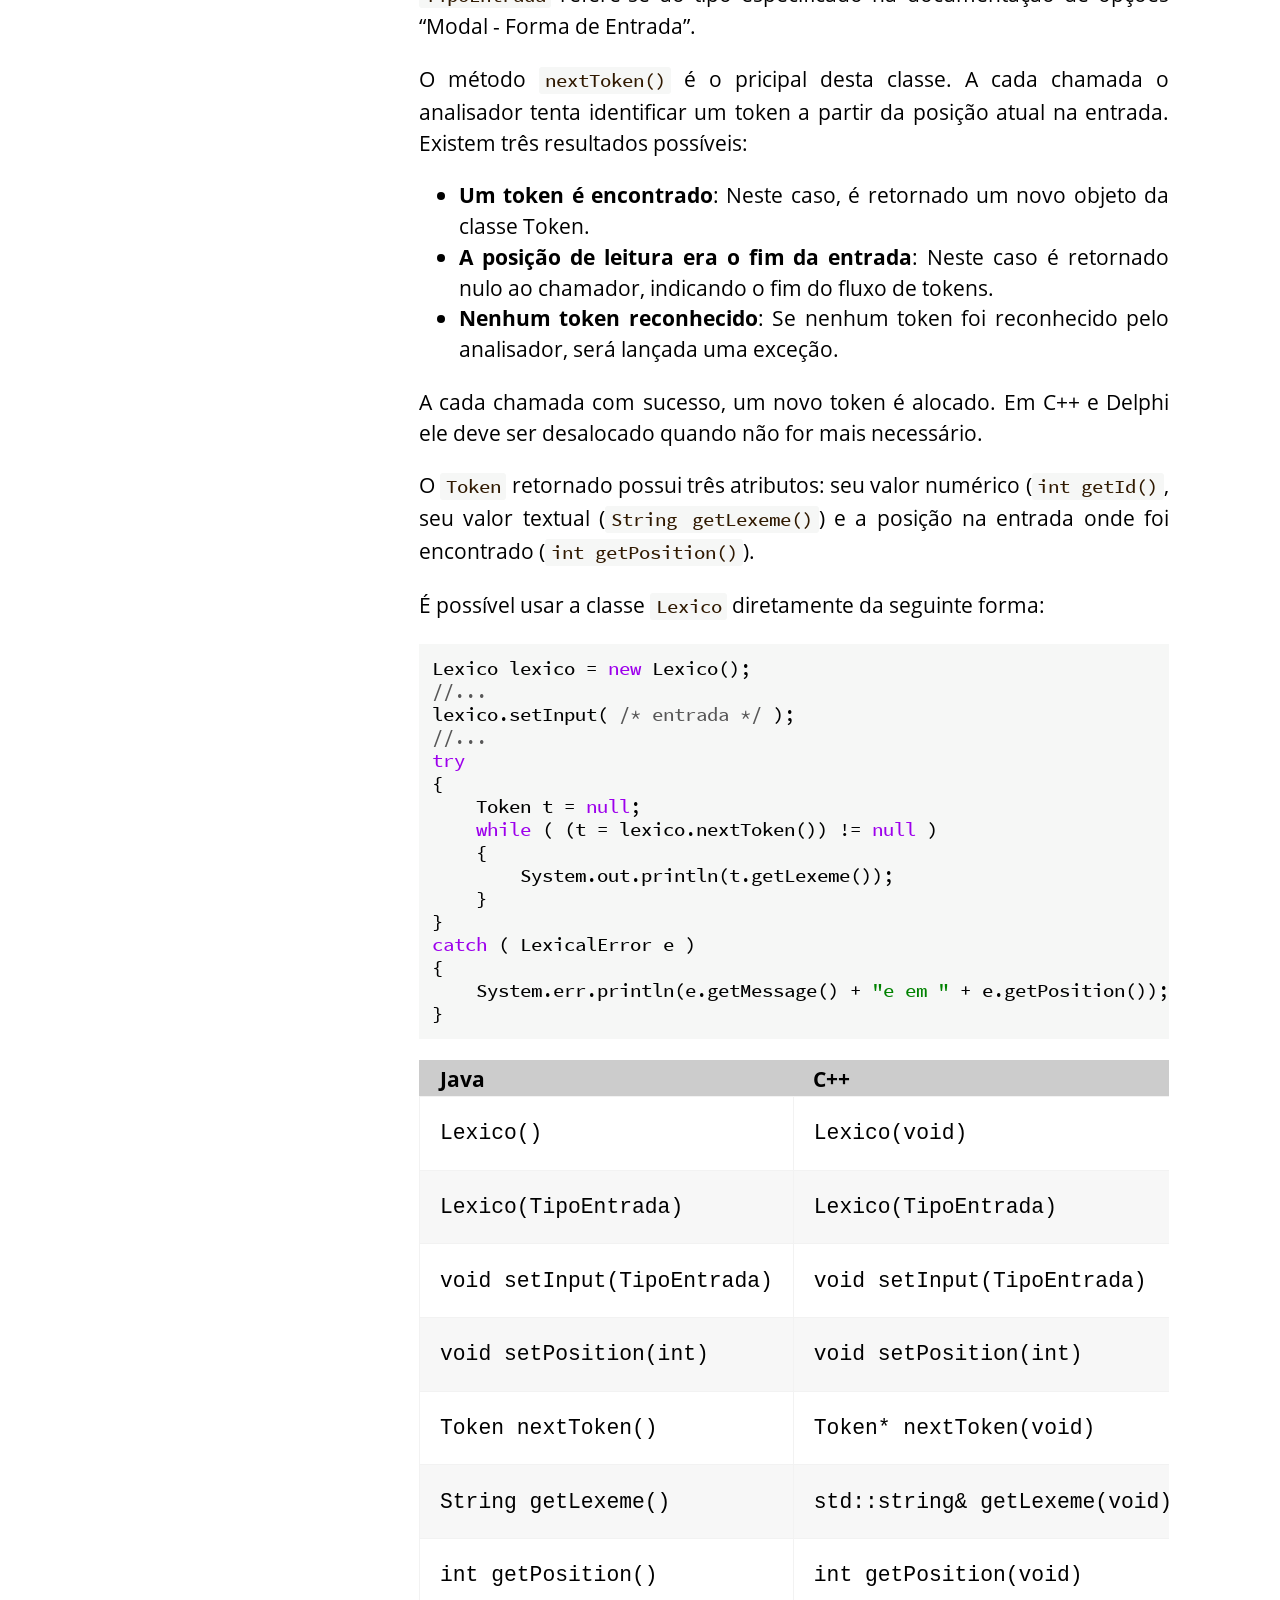
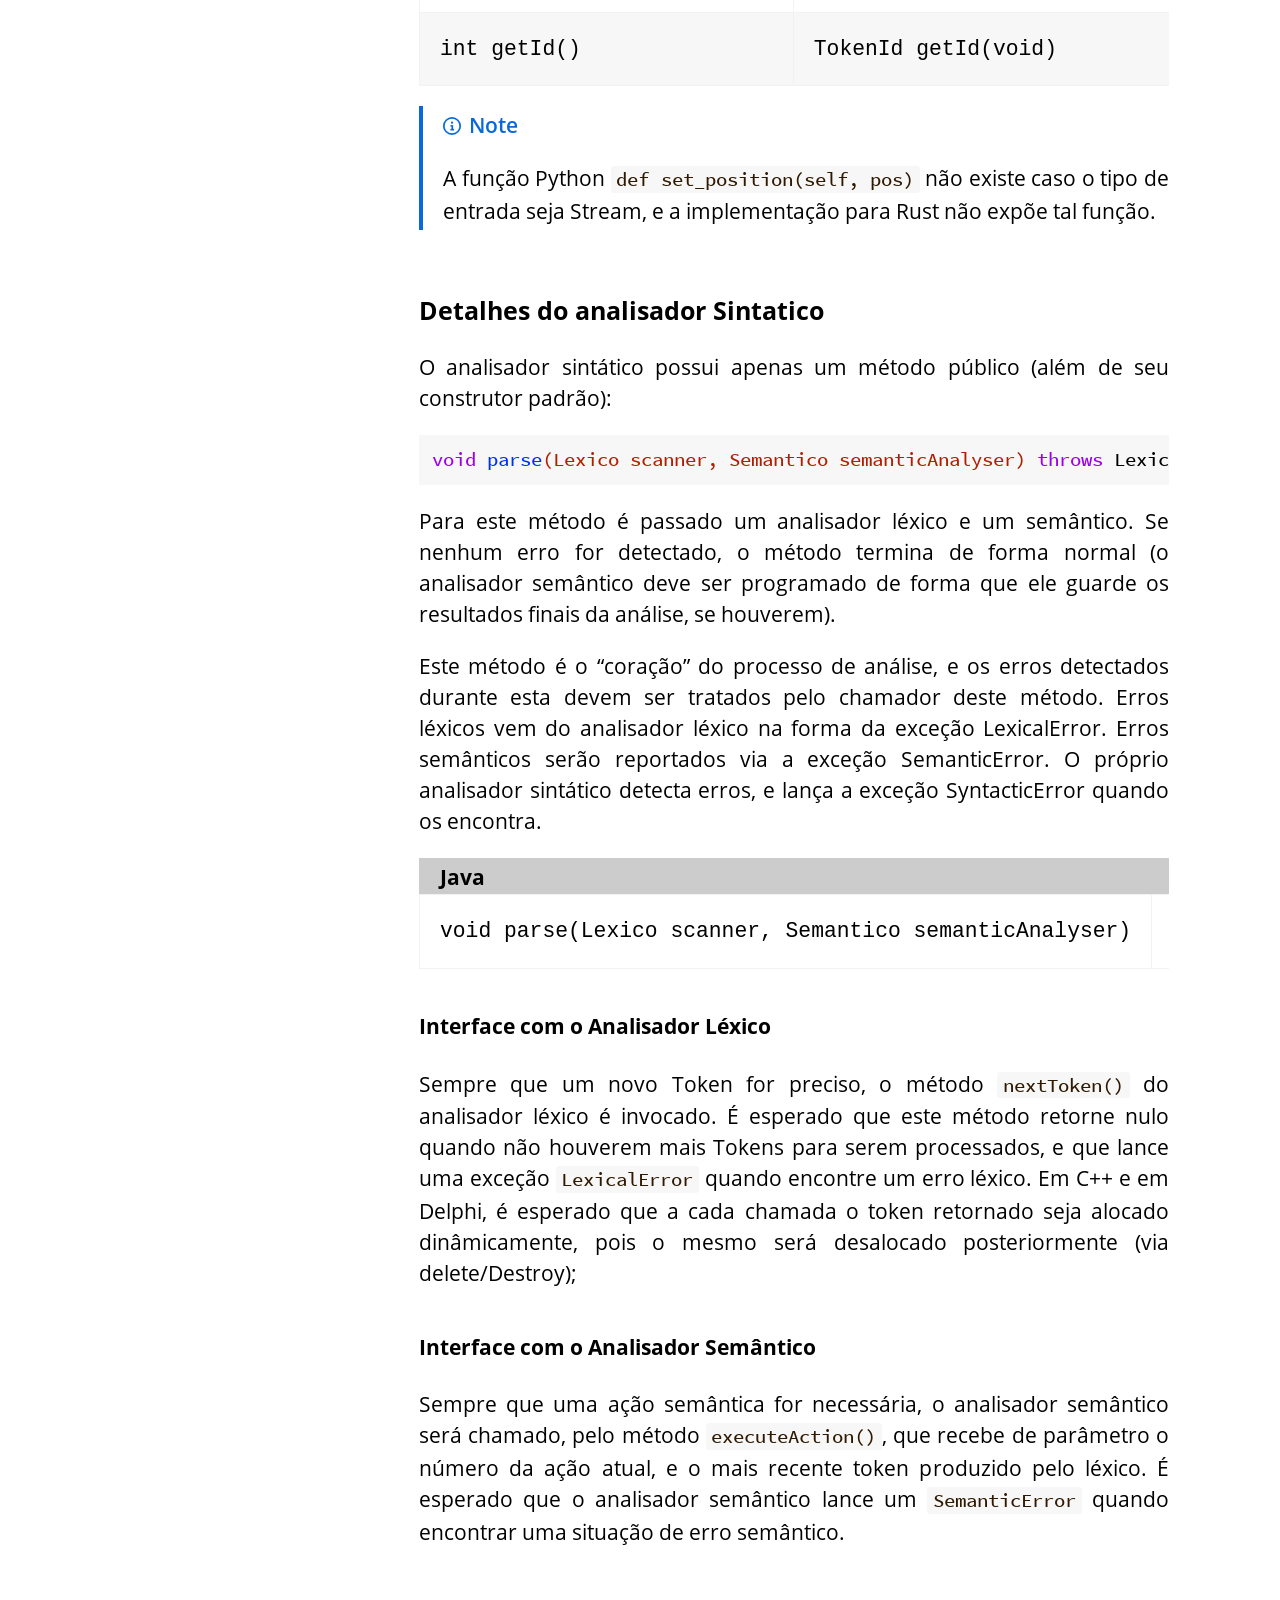
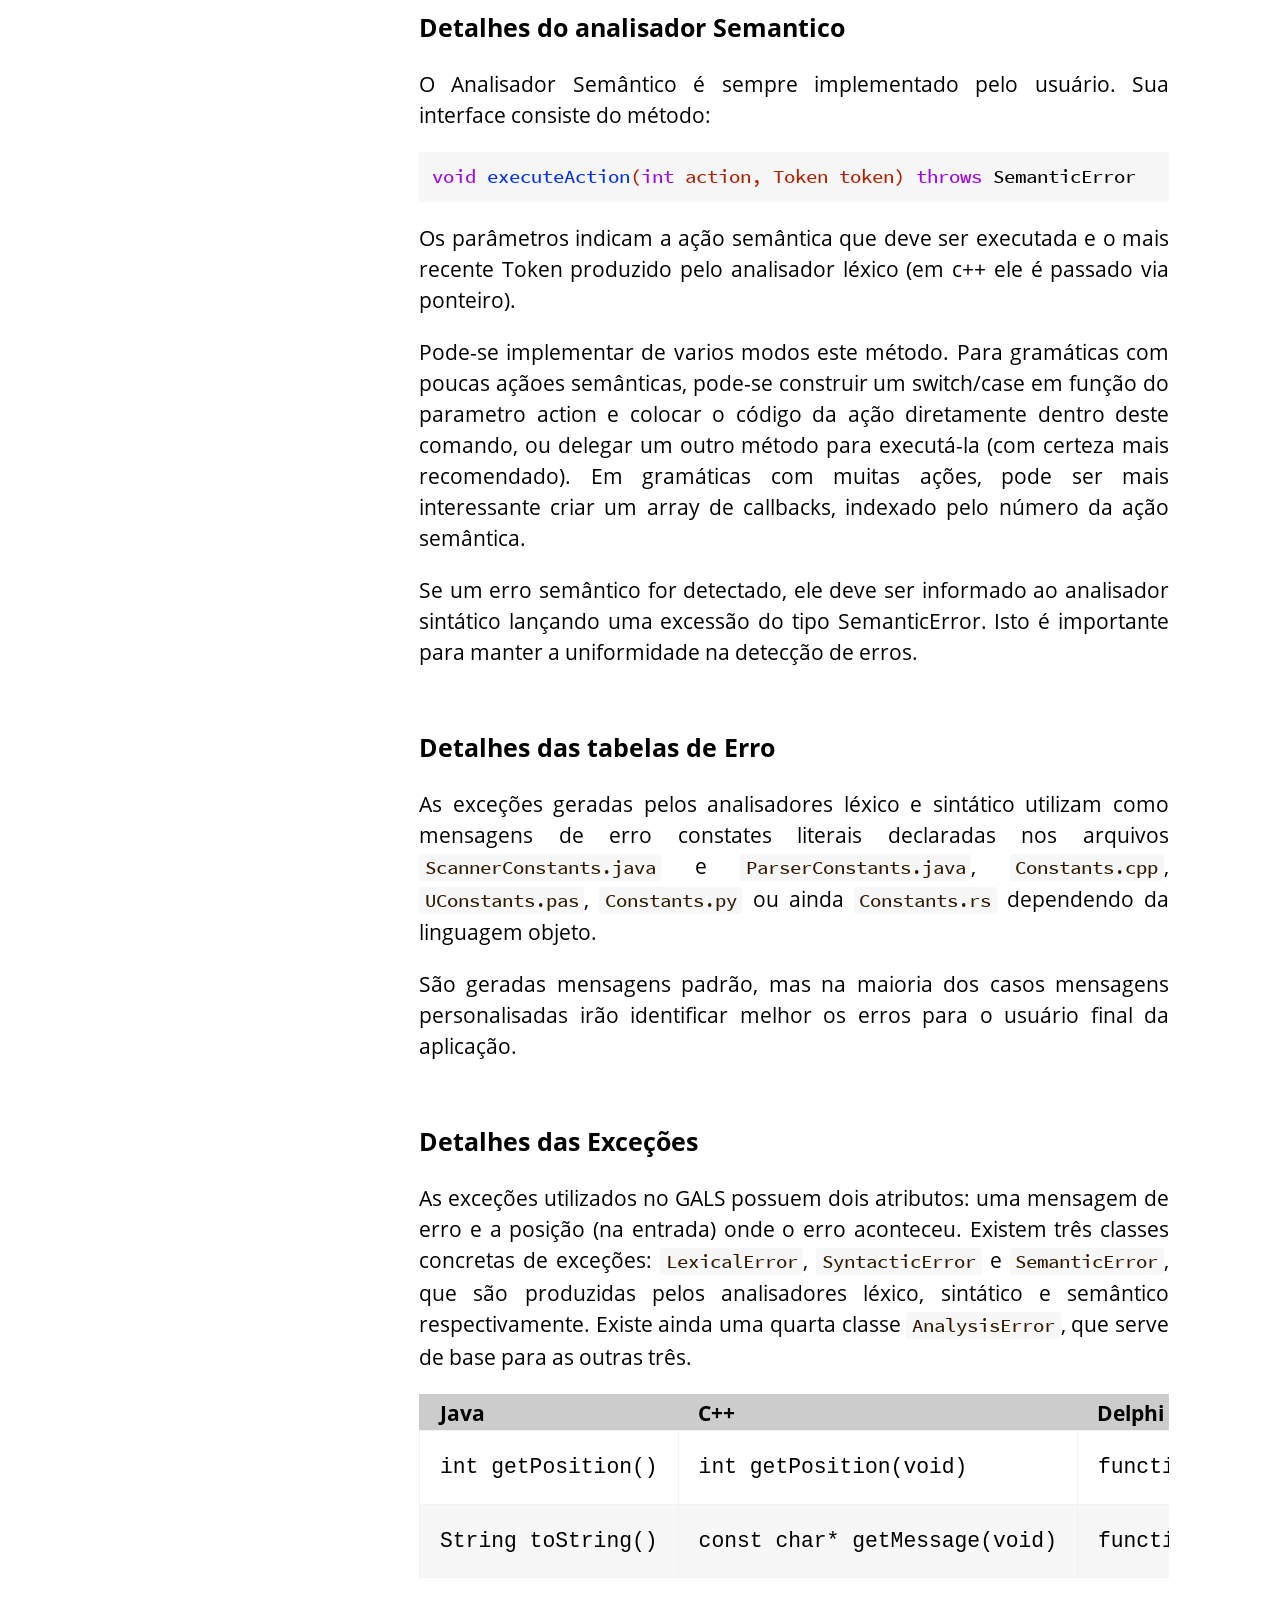
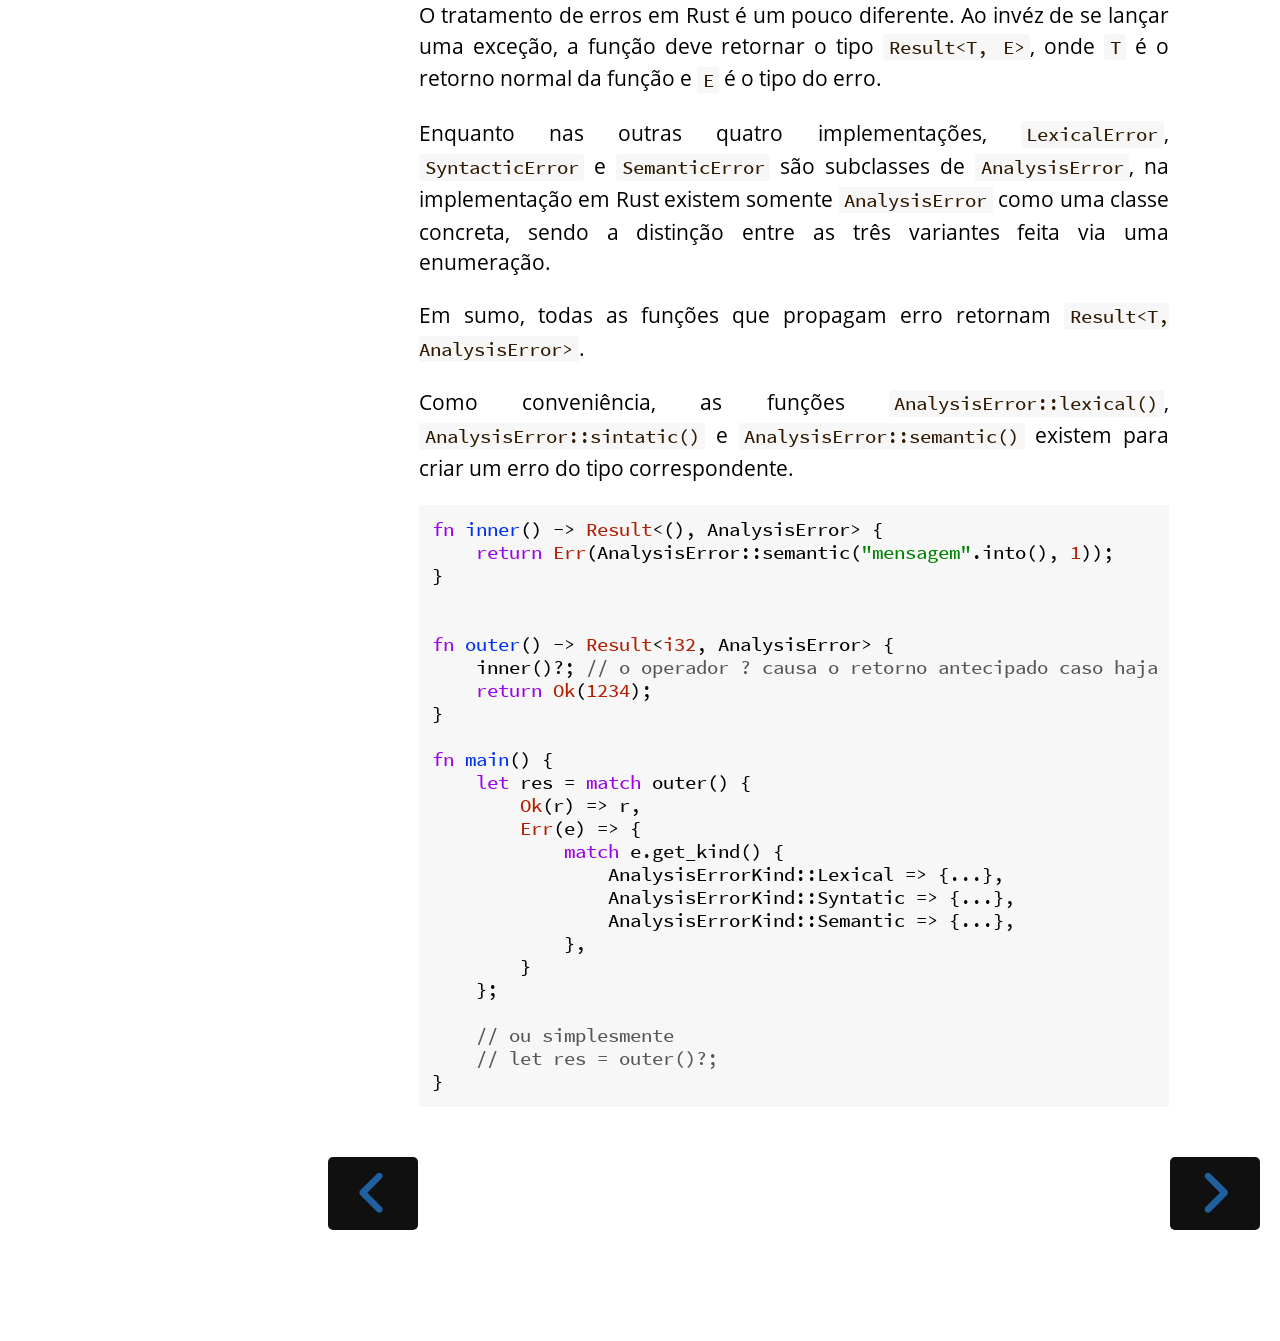
<file: docs/codegen.html>
<!DOCTYPE HTML>
<html lang="pt-BR" class="gals sidebar-visible" dir="ltr">
    <head>
        <!-- Book generated using mdBook -->
        <meta charset="UTF-8">
        <title>Ações Semânticas e Geração de Código - Documentação Web GALS</title>


        <!-- Custom HTML head -->

        <meta name="description" content="">
        <meta name="viewport" content="width=device-width, initial-scale=1">
        <meta name="theme-color" content="#ffffff">

        <link rel="icon" href="favicon-de23e50b.svg">
        <link rel="shortcut icon" href="favicon-8114d1fc.png">
        <link rel="stylesheet" href="css/variables-a878f8a5.css">
        <link rel="stylesheet" href="css/general-2459343d.css">
        <link rel="stylesheet" href="css/chrome-ae938929.css">
        <link rel="stylesheet" href="css/print-9e4910d8.css" media="print">

        <!-- Fonts -->
        <link rel="stylesheet" href="fonts/fonts-9644e21d.css">

        <!-- Highlight.js Stylesheets -->
        <link rel="stylesheet" id="mdbook-highlight-css" href="highlight-493f70e1.css">
        <link rel="stylesheet" id="mdbook-tomorrow-night-css" href="tomorrow-night-4c0ae647.css">
        <link rel="stylesheet" id="mdbook-ayu-highlight-css" href="ayu-highlight-3fdfc3ac.css">

        <!-- Custom theme stylesheets -->
        <link rel="stylesheet" href="theme/custom-a94b88e8.css">


        <!-- Provide site root and default themes to javascript -->
        <script>
            const path_to_root = "";
            const default_light_theme = "gals";
            const default_dark_theme = "gals";
            window.path_to_searchindex_js = "searchindex-b3a8b005.js";
        </script>
        <!-- Start loading toc.js asap -->
        <script src="toc-96c027f1.js"></script>
    </head>
    <body>
    <div id="mdbook-help-container">
        <div id="mdbook-help-popup">
            <h2 class="mdbook-help-title">Keyboard shortcuts</h2>
            <div>
                <p>Press <kbd>←</kbd> or <kbd>→</kbd> to navigate between chapters</p>
                <p>Press <kbd>S</kbd> or <kbd>/</kbd> to search in the book</p>
                <p>Press <kbd>?</kbd> to show this help</p>
                <p>Press <kbd>Esc</kbd> to hide this help</p>
            </div>
        </div>
    </div>
    <div id="mdbook-body-container">
        <!-- Work around some values being stored in localStorage wrapped in quotes -->
        <script>
            try {
                let theme = localStorage.getItem('mdbook-theme');
                let sidebar = localStorage.getItem('mdbook-sidebar');

                if (theme.startsWith('"') && theme.endsWith('"')) {
                    localStorage.setItem('mdbook-theme', theme.slice(1, theme.length - 1));
                }

                if (sidebar.startsWith('"') && sidebar.endsWith('"')) {
                    localStorage.setItem('mdbook-sidebar', sidebar.slice(1, sidebar.length - 1));
                }
            } catch (e) { }
        </script>

        <!-- Set the theme before any content is loaded, prevents flash -->
        <script>
            const default_theme = window.matchMedia("(prefers-color-scheme: dark)").matches ? default_dark_theme : default_light_theme;
            let theme;
            try { theme = localStorage.getItem('mdbook-theme'); } catch(e) { }
            if (theme === null || theme === undefined) { theme = default_theme; }
            const html = document.documentElement;
            html.classList.remove('gals')
            html.classList.add(theme);
            html.classList.add("js");
        </script>

        <input type="checkbox" id="mdbook-sidebar-toggle-anchor" class="hidden">

        <!-- Hide / unhide sidebar before it is displayed -->
        <script>
            let sidebar = null;
            const sidebar_toggle = document.getElementById("mdbook-sidebar-toggle-anchor");
            if (document.body.clientWidth >= 1080) {
                try { sidebar = localStorage.getItem('mdbook-sidebar'); } catch(e) { }
                sidebar = sidebar || 'visible';
            } else {
                sidebar = 'hidden';
                sidebar_toggle.checked = false;
            }
            if (sidebar === 'visible') {
                sidebar_toggle.checked = true;
            } else {
                html.classList.remove('sidebar-visible');
            }
        </script>

        <nav id="mdbook-sidebar" class="sidebar" aria-label="Table of contents">
            <!-- populated by js -->
            <mdbook-sidebar-scrollbox class="sidebar-scrollbox"></mdbook-sidebar-scrollbox>
            <noscript>
                <iframe class="sidebar-iframe-outer" src="toc.html"></iframe>
            </noscript>
            <div id="mdbook-sidebar-resize-handle" class="sidebar-resize-handle">
                <div class="sidebar-resize-indicator"></div>
            </div>
        </nav>

        <div id="mdbook-page-wrapper" class="page-wrapper">

            <div class="page">
                <div id="mdbook-menu-bar-hover-placeholder"></div>
                <div id="mdbook-menu-bar" class="menu-bar sticky">
                    <div class="left-buttons">
                        <label id="mdbook-sidebar-toggle" class="icon-button" for="mdbook-sidebar-toggle-anchor" title="Toggle Table of Contents" aria-label="Toggle Table of Contents" aria-controls="mdbook-sidebar">
                            <span class=fa-svg><svg xmlns="http://www.w3.org/2000/svg" viewBox="0 0 448 512"><!--! Font Awesome Free 6.2.0 by @fontawesome - https://fontawesome.com License - https://fontawesome.com/license/free (Icons: CC BY 4.0, Fonts: SIL OFL 1.1, Code: MIT License) Copyright 2022 Fonticons, Inc. --><path d="M0 96C0 78.3 14.3 64 32 64H416c17.7 0 32 14.3 32 32s-14.3 32-32 32H32C14.3 128 0 113.7 0 96zM0 256c0-17.7 14.3-32 32-32H416c17.7 0 32 14.3 32 32s-14.3 32-32 32H32c-17.7 0-32-14.3-32-32zM448 416c0 17.7-14.3 32-32 32H32c-17.7 0-32-14.3-32-32s14.3-32 32-32H416c17.7 0 32 14.3 32 32z"/></svg></span>
                        </label>
                        <button id="mdbook-theme-toggle" class="icon-button" type="button" title="Change theme" aria-label="Change theme" aria-haspopup="true" aria-expanded="false" aria-controls="mdbook-theme-list">
                            <span class=fa-svg><svg xmlns="http://www.w3.org/2000/svg" viewBox="0 0 576 512"><!--! Font Awesome Free 6.2.0 by @fontawesome - https://fontawesome.com License - https://fontawesome.com/license/free (Icons: CC BY 4.0, Fonts: SIL OFL 1.1, Code: MIT License) Copyright 2022 Fonticons, Inc. --><path d="M371.3 367.1c27.3-3.9 51.9-19.4 67.2-42.9L600.2 74.1c12.6-19.5 9.4-45.3-7.6-61.2S549.7-4.4 531.1 9.6L294.4 187.2c-24 18-38.2 46.1-38.4 76.1L371.3 367.1zm-19.6 25.4l-116-104.4C175.9 290.3 128 339.6 128 400c0 3.9 .2 7.8 .6 11.6c1.8 17.5-10.2 36.4-27.8 36.4H96c-17.7 0-32 14.3-32 32s14.3 32 32 32H240c61.9 0 112-50.1 112-112c0-2.5-.1-5-.2-7.5z"/></svg></span>
                        </button>
                        <ul id="mdbook-theme-list" class="theme-popup" aria-label="Themes" role="menu">
                            <li role="none"><button role="menuitem" class="theme" id="mdbook-theme-default_theme">Auto</button></li>
			    <li role="none"><button role="menuitem" class="theme" id="mdbook-theme-gals">GALS</button></li>
                            <li role="none"><button role="menuitem" class="theme" id="mdbook-theme-light">Light</button></li>
                            <li role="none"><button role="menuitem" class="theme" id="mdbook-theme-rust">Rust</button></li>
                            <li role="none"><button role="menuitem" class="theme" id="mdbook-theme-coal">Coal</button></li>
                            <li role="none"><button role="menuitem" class="theme" id="mdbook-theme-navy">Navy</button></li>
                            <li role="none"><button role="menuitem" class="theme" id="mdbook-theme-ayu">Ayu</button></li>
                        </ul>
                        <button id="mdbook-search-toggle" class="icon-button" type="button" title="Search (`/`)" aria-label="Toggle Searchbar" aria-expanded="false" aria-keyshortcuts="/ s" aria-controls="mdbook-searchbar">
                            <span class=fa-svg><svg xmlns="http://www.w3.org/2000/svg" viewBox="0 0 512 512"><!--! Font Awesome Free 6.2.0 by @fontawesome - https://fontawesome.com License - https://fontawesome.com/license/free (Icons: CC BY 4.0, Fonts: SIL OFL 1.1, Code: MIT License) Copyright 2022 Fonticons, Inc. --><path d="M416 208c0 45.9-14.9 88.3-40 122.7L502.6 457.4c12.5 12.5 12.5 32.8 0 45.3s-32.8 12.5-45.3 0L330.7 376c-34.4 25.2-76.8 40-122.7 40C93.1 416 0 322.9 0 208S93.1 0 208 0S416 93.1 416 208zM208 352c79.5 0 144-64.5 144-144s-64.5-144-144-144S64 128.5 64 208s64.5 144 144 144z"/></svg></span>
                        </button>
                    </div>

                    <h1 class="menu-title">Documentação Web GALS</h1>

                    <div class="right-buttons">
                        <a href="print.html" title="Print this book" aria-label="Print this book">
                            <span class=fa-svg id="print-button"><svg xmlns="http://www.w3.org/2000/svg" viewBox="0 0 512 512"><!--! Font Awesome Free 6.2.0 by @fontawesome - https://fontawesome.com License - https://fontawesome.com/license/free (Icons: CC BY 4.0, Fonts: SIL OFL 1.1, Code: MIT License) Copyright 2022 Fonticons, Inc. --><path d="M128 0C92.7 0 64 28.7 64 64v96h64V64H354.7L384 93.3V160h64V93.3c0-17-6.7-33.3-18.7-45.3L400 18.7C388 6.7 371.7 0 354.7 0H128zM384 352v32 64H128V384 368 352H384zm64 32h32c17.7 0 32-14.3 32-32V256c0-35.3-28.7-64-64-64H64c-35.3 0-64 28.7-64 64v96c0 17.7 14.3 32 32 32H64v64c0 35.3 28.7 64 64 64H384c35.3 0 64-28.7 64-64V384zm-16-88c-13.3 0-24-10.7-24-24s10.7-24 24-24s24 10.7 24 24s-10.7 24-24 24z"/></svg></span>
                        </a>

                    </div>
                </div>

                <div id="mdbook-search-wrapper" class="hidden">
                    <form id="mdbook-searchbar-outer" class="searchbar-outer">
                        <div class="search-wrapper">
                            <input type="search" id="mdbook-searchbar" name="searchbar" placeholder="Search this book ..." aria-controls="mdbook-searchresults-outer" aria-describedby="searchresults-header">
                            <div class="spinner-wrapper">
                                <span class=fa-svg id="fa-spin"><svg xmlns="http://www.w3.org/2000/svg" viewBox="0 0 512 512"><!--! Font Awesome Free 6.2.0 by @fontawesome - https://fontawesome.com License - https://fontawesome.com/license/free (Icons: CC BY 4.0, Fonts: SIL OFL 1.1, Code: MIT License) Copyright 2022 Fonticons, Inc. --><path d="M304 48c0-26.5-21.5-48-48-48s-48 21.5-48 48s21.5 48 48 48s48-21.5 48-48zm0 416c0-26.5-21.5-48-48-48s-48 21.5-48 48s21.5 48 48 48s48-21.5 48-48zM48 304c26.5 0 48-21.5 48-48s-21.5-48-48-48s-48 21.5-48 48s21.5 48 48 48zm464-48c0-26.5-21.5-48-48-48s-48 21.5-48 48s21.5 48 48 48s48-21.5 48-48zM142.9 437c18.7-18.7 18.7-49.1 0-67.9s-49.1-18.7-67.9 0s-18.7 49.1 0 67.9s49.1 18.7 67.9 0zm0-294.2c18.7-18.7 18.7-49.1 0-67.9S93.7 56.2 75 75s-18.7 49.1 0 67.9s49.1 18.7 67.9 0zM369.1 437c18.7 18.7 49.1 18.7 67.9 0s18.7-49.1 0-67.9s-49.1-18.7-67.9 0s-18.7 49.1 0 67.9z"/></svg></span>
                            </div>
                        </div>
                    </form>
                    <div id="mdbook-searchresults-outer" class="searchresults-outer hidden">
                        <div id="mdbook-searchresults-header" class="searchresults-header"></div>
                        <ul id="mdbook-searchresults">
                        </ul>
                    </div>
                </div>

                <!-- Apply ARIA attributes after the sidebar and the sidebar toggle button are added to the DOM -->
                <script>
                    document.getElementById('mdbook-sidebar-toggle').setAttribute('aria-expanded', sidebar === 'visible');
                    document.getElementById('mdbook-sidebar').setAttribute('aria-hidden', sidebar !== 'visible');
                    Array.from(document.querySelectorAll('#mdbook-sidebar a')).forEach(function(link) {
                        link.setAttribute('tabIndex', sidebar === 'visible' ? 0 : -1);
                    });
                </script>

                <div id="mdbook-content" class="content">
                    <main>
                        <h1 id="ações-semânticas-e-de-geração-de-código"><a class="header" href="#ações-semânticas-e-de-geração-de-código">Ações Semânticas e de Geração de Código</a></h1>
<h2 id="definição-dos-aspectos-semânticos"><a class="header" href="#definição-dos-aspectos-semânticos">Definição dos Aspectos Semânticos</a></h2>
<p>Aspectos Semânticos são definidos atraves da introdução de Ações Semânticas
dentro das produções da especificação sintática. Estas ações são da forma <code>#&lt;número&gt;</code>.</p>
<p>Durante a analise sintática, ação semânticas instruem o analisador sintático a envocar
o analisador semântico, passando-lhe como parâmetros o número da ação, e o mais recente
token produzido pelo analisador léxico. Cabe ao usuário implementar as ações semânticas,
na linguagem de destino.</p>
<p>Estas ações podem ser responsáveis por tarefas de análise semântica (adicionar algum
símbolo à tabela de símbolos, checar tipos, verificar se um símbolo ja foi declarado,
etc) ou pela geração de código (fazendo-se com que a ação semântica chame o gerador de
código).</p>
<hr>
<p>Foram colocadas na gramática do exemplo a seguir algumas ações. Cabe ao usuário dar sentido a elas, implementando-as.</p>
<p>A ação 2 poderia ser resposável por checar o tipo da expressão e gerar o código para imprimir seu valor.</p>
<pre><code>&lt;C&gt; ::= &lt;IF&gt;
      | &lt;WHILE&gt;
      | &lt;WRITE&gt;
      | begin &lt;C_LIST&gt; end;

&lt;C_LIST&gt; ::= &lt;C&gt; ";" &lt;C_LIST&gt; | î;

&lt;IF&gt;    ::= if &lt;E&gt; #1 then &lt;C&gt; &lt;ELSE&gt;;
&lt;ELOSE&gt; ::= else &lt;C&gt; | î;

&lt;WHILE&gt; ::= while &lt;E&gt; #1 do &lt;C&gt;;
&lt;WRITE&gt; ::= write "(" &lt;E&gt; #2 ")";

&lt;E&gt; ::= id #3
      | num #4;
</code></pre>
<h2 id="geração-de-código-e-uso-geral"><a class="header" href="#geração-de-código-e-uso-geral">Geração de Código e Uso Geral</a></h2>
<p>O código gerado pelo Web GALS é padronizado entre todas as linguagens suportadas e seguem
o seguinte formato:</p>
<center><img src="./uml.png" alt="Diagrama de classes do código gerado."></center>
<center><i>Diagrama de classes do código gerado.</i></center>
<p>Em geral, o código gira em torno da classe <code>Sintatico</code>, que provêm o <em>mainloop</em> do programa com a função <code>parse()</code>. Esta função
consume tokens da classe <code>Lexico</code> chamando a função <code>nextToken()</code> efetuado ambas analise léxica e sintática.
Quando apropriado, esta função chama <code>execute_action()</code> da classe <code>Semantico</code>.</p>
<p>A implementação da classe <code>Semantico</code> não é provida pelo Web GALS, mas somente seu esqueleto; a implementação vem do usuário.</p>
<hr>
<p>Segue a implementação de uma função main apropriada para cada linguagem:</p>
<h5 id="java"><a class="header" href="#java">Java</a></h5>
<pre><code class="language-java">import java.io.FileReader;

public class Main
{
	public static void main(String[] args)
	{

		var lex = new Lexico();
		var syn = new Sintatico();
		var sem = new Semantico();

		try (var f = new FileReader("program.txt")) {
			lex.setInput(f);
			syn.parse(lex, sem);
		} catch (Exception e) {
			System.out.println(e);
		}

	}
}
</code></pre>
<h5 id="c"><a class="header" href="#c">C++</a></h5>
<pre><code class="language-c++">#include &lt;iostream&gt;
#include &lt;fstream&gt;
#include &lt;Lexico.h&gt;
#include &lt;Sintatico.h&gt;
#include &lt;Semantico.h&gt;

int main(void) {

	Lexico lex;
	Sintatico syn;
	Semantico sem;

	auto stream = std::ifstream("program.txt");

	if (!stream.is_open())
	{
		std::cerr &lt;&lt; "Não foi possível abrir o arquivo." &lt;&lt; std::endl;
		return 1;
	}

	lex.setInput(stream);

	try
	{
		syn.parse(&amp;lex, &amp;sem);
	}
	catch ( AnalysisError&amp; e )
	{
		std::cerr &lt;&lt; e.getMessage() &lt;&lt; " @ " &lt;&lt; e.getPosition() &lt;&lt; std::endl;
	}

}
</code></pre>
<h5 id="delphi"><a class="header" href="#delphi">Delphi</a></h5>
<pre><code class="language-pascal">lexico : TLexico;
sintatico : TSintatico;
semantico : TSemantico;
//...
lexico := TLexico.create;
sintatico := TSintatico.create;
semantico := TSemantico.create;
//...
lexico.setInput( (* entrada *) );
//...
try
    sintatico.parse(lexico, semantico);
except
  on e : ELexicalError do
    //Trada erros léxicos
  on e : ESyntacticError do
    //Trada erros sintáticos
  on e : ESemanticError do
    //Trada erros semânticos
end;
//...
lexico.destroy;
sintatico.destroy;
semantico.destroy;
</code></pre>
<h5 id="python"><a class="header" href="#python">Python</a></h5>
<pre><code class="language-python">from Lexico    import Lexico
from Sintatico import Sintatico
from Semantico import Semantico
from Errors    import AnalysisError

with open('program.txt') as file:

    lex = Lexico()
    syn = Sintatico()
    sem = Semantico()

    lex.set_input(file)

    try:
        syn.parse(lex, sem)
    except AnalysisError as e:
        print(e)

</code></pre>
<h5 id="rust"><a class="header" href="#rust">Rust</a></h5>
<pre class="playground"><code class="language-rust">use std::{fs::File, io::BufReader};

use crate::{
    scanner::Lexico,
    parser::Sintatico,
    codegen::Semantico
};

mod token;
mod errors;
mod constants;
mod scanner;
mod parser;
mod codegen;

fn main() {
    let file = File::open("program.txt").expect("erro ao abrir arquivo");
    let lex = Lexico::new(BufReader::new(file));
    let sem = Semantico::new();
    let syn = Sintatico::new(lex, sem);

    if let Err(e) = syn.parse() {
        eprintln!("{e}");
    }
}</code></pre>
<h2 id="detalhes-do-código"><a class="header" href="#detalhes-do-código">Detalhes do código</a></h2>
<p>Dado a semelhança entre as implementações, será somente exemplificado trechos de código em Java.
Quaisqueres diferenças podem ser inferidas lendo o código fonte.</p>
<h3 id="detalhes-do-analisador-léxico"><a class="header" href="#detalhes-do-analisador-léxico">Detalhes do analisador Léxico</a></h3>
<p>Um analisador léxico possui os seguintes métodos:</p>
<ul>
<li>Construtor <code>Lexico()</code>: construtor padrão.</li>
<li>Construtor <code>Lexico(TipoEntrada input)</code>: construtor de inicialização.</li>
<li><code>void setInput(TipoEntrada input)</code>: Método para passar a entrada ao analisador</li>
<li><code>void setPosition(int pos)</code>: Método para indicar a posição a partir da qual o próximo token deve ser procurado</li>
<li><code>Token nextToken() throws LexicalError</code>: Método chamado para se obter o próximo token da entrada</li>
</ul>
<p><code>TipoEntrada</code> refere-se ao tipo específicado na documentação de opções “Modal - Forma de Entrada”.</p>
<p>O método <code>nextToken()</code> é o pricipal desta classe.
A cada chamada o analisador tenta identificar um token a partir da posição atual na entrada. Existem três resultados possíveis:</p>
<ul>
<li><strong>Um token é encontrado</strong>: Neste caso, é retornado um novo objeto da classe Token.</li>
<li><strong>A posição de leitura era o fim da entrada</strong>: Neste caso é retornado nulo ao chamador, indicando o fim do fluxo de tokens.</li>
<li><strong>Nenhum token reconhecido</strong>: Se nenhum token foi reconhecido pelo analisador, será lançada uma exceção.</li>
</ul>
<p>A cada chamada com sucesso, um novo token é alocado. Em C++ e Delphi ele deve ser desalocado quando não for mais necessário.</p>
<p>O <code>Token</code> retornado possui três atributos: seu valor numérico (<code>int getId()</code>, seu valor textual (<code>String getLexeme()</code>) e a posição na entrada onde foi encontrado (<code>int getPosition()</code>).</p>
<p>É possível usar a classe <code>Lexico</code> diretamente da seguinte forma:</p>
<pre><code class="language-java">Lexico lexico = new Lexico();
//...
lexico.setInput( /* entrada */ );
//...
try
{
    Token t = null;
    while ( (t = lexico.nextToken()) != null )
    {
        System.out.println(t.getLexeme());
    }
}
catch ( LexicalError e )
{
    System.err.println(e.getMessage() + "e em " + e.getPosition());
}
</code></pre>
<div class="table-wrapper">
<table>
<thead>
<tr><th>Java</th><th>C++</th><th>Delphi</th><th>Python</th><th>Rust</th></tr>
</thead>
<tbody>
<tr><td>
<pre>Lexico()</pre>
</td><td>
<pre>Lexico(void)</pre>
</td><td>
<pre>constructor create</pre>
</td><td>
<pre>def <strong>init</strong>(self, input: TipoEntrada = None)</pre>
</td><td>
<pre>fn new(lex: Lexico, sem: Semantico&lt;TipoEntrada&gt;) -&gt; Self</pre>
</td></tr>
<tr><td>
<pre>Lexico(TipoEntrada)</pre>
</td><td>
<pre>Lexico(TipoEntrada)</pre>
</td><td>
<pre>constructor create(input : TStream)</pre>
</td><td>
<pre>def <strong>init</strong>(self, input: TipoEntrada = None)</pre>
</td><td>
<pre>N/A</pre>
</td></tr>
<tr><td>
<pre>void setInput(TipoEntrada)</pre>
</td><td>
<pre>void setInput(TipoEntrada)</pre>
</td><td>
<pre>procedure setInput(input : TStream)</pre>
</td><td>
<pre>def set_input(self, input: TipoEntrada)</pre>
</td><td>
<pre>N/A</pre>
</td></tr>
<tr><td>
<pre>void setPosition(int)</pre>
</td><td>
<pre>void setPosition(int)</pre>
</td><td>
<pre>procedure setPosition(pos : integer)</pre>
</td><td>
<pre>def set_position(self, pos)</pre>
</td><td>
<pre>N/A</pre>
</td></tr>
<tr><td>
<pre>Token nextToken()</pre>
</td><td>
<pre>Token* nextToken(void)</pre>
</td><td>
<pre>function nextToken : TToken</pre>
</td><td>
<pre>def next_token(self)</pre>
</td><td>
<pre>fn next_token(&amp;mut self) -&gt; Option&lt;Result&lt;Token, AnalysisError&gt;&gt;</pre>
</td></tr>
<tr><td>
<pre>String getLexeme()</pre>
</td><td>
<pre>std::string&amp; getLexeme(void)</pre>
</td><td>
<pre>function getLexeme : string</pre>
</td><td>
<pre>lexeme: str</pre>
</td><td>
<pre>fn get_lexeme(&amp;self) -&gt; &amp;String</pre>
</td></tr>
<tr><td>
<pre>int getPosition()</pre>
</td><td>
<pre>int getPosition(void)</pre>
</td><td>
<pre>function getPosition : integer</pre>
</td><td>
<pre>position: int</pre>
</td><td>
<pre>fn get_position(&amp;self) -&gt; usize</pre>
</td></tr>
<tr><td>
<pre>int getId()</pre>
</td><td>
<pre>TokenId getId(void)</pre>
</td><td>
<pre>function getId : integer</pre>
</td><td>
<pre>tkid: TokenId</pre>
</td><td>
<pre>fn get_id(&amp;self) -&gt; TokenId</pre>
</td></tr>
</tbody>
</table>
</div>
<blockquote class="blockquote-tag blockquote-tag-note">
<p class="blockquote-tag-title"><svg viewbox="0 0 16 16" width="18" height="18"><path d="M0 8a8 8 0 1 1 16 0A8 8 0 0 1 0 8Zm8-6.5a6.5 6.5 0 1 0 0 13 6.5 6.5 0 0 0 0-13ZM6.5 7.75A.75.75 0 0 1 7.25 7h1a.75.75 0 0 1 .75.75v2.75h.25a.75.75 0 0 1 0 1.5h-2a.75.75 0 0 1 0-1.5h.25v-2h-.25a.75.75 0 0 1-.75-.75ZM8 6a1 1 0 1 1 0-2 1 1 0 0 1 0 2Z"></path></svg>Note</p>
<p>A função Python <code>def set_position(self, pos)</code> não existe caso o tipo de entrada seja Stream,
e a implementação para Rust não expõe tal função.</p>
</blockquote>
<h3 id="detalhes-do-analisador-sintatico"><a class="header" href="#detalhes-do-analisador-sintatico">Detalhes do analisador Sintatico</a></h3>
<p>O analisador sintático possui apenas um método público (além de seu construtor padrão):</p>
<pre><code class="language-java">void parse(Lexico scanner, Semantico semanticAnalyser) throws LexicalError, SyntacticError, SemanticError
</code></pre>
<p>Para este método é passado um analisador léxico e um semântico.
Se nenhum erro for detectado, o método termina de forma normal (o analisador semântico deve ser programado de forma que ele guarde os resultados finais da análise, se houverem).</p>
<p>Este método é o “coração” do processo de análise, e os erros detectados durante esta devem ser tratados pelo chamador deste método.
Erros léxicos vem do analisador léxico na forma da exceção LexicalError. Erros semânticos serão reportados via a exceção SemanticError. O próprio analisador sintático detecta erros, e lança a exceção SyntacticError quando os encontra.</p>
<div class="table-wrapper">
<table>
<thead>
<tr><th>Java</th><th>C++</th><th>Delphi</th><th>Python</th><th>Rust</th></tr>
</thead>
<tbody>
<tr><td>
<pre>void parse(Lexico scanner, Semantico semanticAnalyser)</pre>
</td><td>
<pre>void parse(Lexico* scanner, Semantico* semanticAnalyser)</pre>
</td><td>
<pre>procedure parse(scanner : TLexico; semanticAnalyser : TSemantico)</pre>
</td><td>
<pre>def parse(self, scanner, semantic)</pre>
</td><td>???</td></tr>
</tbody>
</table>
</div>
<h4 id="interface-com-o-analisador-léxico"><a class="header" href="#interface-com-o-analisador-léxico">Interface com o Analisador Léxico</a></h4>
<p>Sempre que um novo Token for preciso, o método <code>nextToken()</code> do analisador léxico é invocado. É esperado que este método retorne nulo quando não houverem mais Tokens para serem processados, e que lance uma exceção <code>LexicalError</code> quando encontre um erro léxico.
Em C++ e em Delphi, é esperado que a cada chamada o token retornado seja alocado dinâmicamente, pois o mesmo será desalocado posteriormente (via delete/Destroy);</p>
<h4 id="interface-com-o-analisador-semântico"><a class="header" href="#interface-com-o-analisador-semântico">Interface com o Analisador Semântico</a></h4>
<p>Sempre que uma ação semântica for necessária, o analisador semântico será chamado, pelo método <code>executeAction()</code>, que recebe de parâmetro o número da ação atual, e o mais recente token produzido pelo léxico.
É esperado que o analisador semântico lance um <code>SemanticError</code> quando encontrar uma situação de erro semântico.</p>
<h3 id="detalhes-do-analisador-semantico"><a class="header" href="#detalhes-do-analisador-semantico">Detalhes do analisador Semantico</a></h3>
<p>O Analisador Semântico é sempre implementado pelo usuário. Sua interface consiste do método:</p>
<pre><code class="language-java">void executeAction(int action, Token token) throws SemanticError
</code></pre>
<p>Os parâmetros indicam a ação semântica que deve ser executada e o mais recente Token produzido pelo analisador léxico (em c++ ele é passado via ponteiro).</p>
<p>Pode-se implementar de varios modos este método. Para gramáticas com poucas açãoes semânticas, pode-se construir um switch/case em função do parametro action e colocar o código da ação diretamente dentro deste comando, ou delegar um outro método para executá-la (com certeza mais recomendado).
Em gramáticas com muitas ações, pode ser mais interessante criar um array de callbacks, indexado pelo número da ação semântica.</p>
<p>Se um erro semântico for detectado, ele deve ser informado ao analisador sintático lançando uma excessão do tipo SemanticError. Isto é importante para manter a uniformidade na detecção de erros.</p>
<h3 id="detalhes-das-tabelas-de-erro"><a class="header" href="#detalhes-das-tabelas-de-erro">Detalhes das tabelas de Erro</a></h3>
<p>As exceções geradas pelos analisadores léxico e sintático utilizam como mensagens de erro constates literais declaradas nos arquivos <code>ScannerConstants.java</code> e <code>ParserConstants.java</code>, <code>Constants.cpp</code>, <code>UConstants.pas</code>, <code>Constants.py</code> ou ainda <code>Constants.rs</code> dependendo da linguagem objeto.</p>
<p>São geradas mensagens padrão, mas na maioria dos casos mensagens personalisadas irão identificar melhor os erros para o usuário final da aplicação.</p>
<h3 id="detalhes-das-exceções"><a class="header" href="#detalhes-das-exceções">Detalhes das Exceções</a></h3>
<p>As exceções utilizados no GALS possuem dois atributos: uma mensagem de erro e a posição (na entrada) onde o erro aconteceu.
Existem três classes concretas de exceções: <code>LexicalError</code>, <code>SyntacticError</code> e <code>SemanticError</code>,
que são produzidas pelos analisadores léxico, sintático e semântico respectivamente.
Existe ainda uma quarta classe <code>AnalysisError</code>, que serve de base para as outras três.</p>
<div class="table-wrapper">
<table>
<thead>
<tr><th>Java</th><th>C++</th><th>Delphi</th><th>Python</th><th>Rust</th></tr>
</thead>
<tbody>
<tr><td>
<pre>int getPosition()</pre>
</td><td>
<pre>int getPosition(void)</pre>
</td><td>
<pre>function getPosition : integer</pre>
</td><td>
<pre>position: int</pre>
</td><td>
<pre>fn get_position(&amp;self) -&gt; usize</pre>
</td></tr>
<tr><td>
<pre>String toString()</pre>
</td><td>
<pre>const char* getMessage(void)</pre>
</td><td>
<pre>function getMessage : string</pre>
</td><td>
<pre>message: str</pre>
</td><td>
<pre>fn get_message(&amp;self) -&gt; String</pre>
</td></tr>
</tbody>
</table>
</div>
<p>O tratamento de erros em Rust é um pouco diferente. Ao invéz de se lançar uma exceção, a função deve retornar o tipo <code>Result&lt;T, E&gt;</code>, onde <code>T</code> é o retorno normal
da função e <code>E</code> é o tipo do erro.</p>
<p>Enquanto nas outras quatro implementações, <code>LexicalError</code>, <code>SyntacticError</code> e <code>SemanticError</code> são subclasses de <code>AnalysisError</code>,
na implementação em Rust existem somente <code>AnalysisError</code> como uma classe concreta, sendo a distinção entre as três variantes feita via uma enumeração.</p>
<p>Em sumo, todas as funções que propagam erro retornam <code>Result&lt;T, AnalysisError&gt;</code>.</p>
<p>Como conveniência, as funções <code>AnalysisError::lexical()</code>, <code>AnalysisError::sintatic()</code> e <code>AnalysisError::semantic()</code> existem para criar
um erro do tipo correspondente.</p>
<pre class="playground"><code class="language-rust">fn inner() -&gt; Result&lt;(), AnalysisError&gt; {
	return Err(AnalysisError::semantic("mensagem".into(), 1));
}


fn outer() -&gt; Result&lt;i32, AnalysisError&gt; {
	inner()?; // o operador ? causa o retorno antecipado caso haja erro, similar a uma exceção.
	return Ok(1234);
}

fn main() {
	let res = match outer() {
		Ok(r) =&gt; r,
		Err(e) =&gt; {
			match e.get_kind() {
				AnalysisErrorKind::Lexical =&gt; {...},
				AnalysisErrorKind::Syntatic =&gt; {...},
				AnalysisErrorKind::Semantic =&gt; {...},
			},
		}
	};

	// ou simplesmente
	// let res = outer()?;
}</code></pre>

                    </main>

                    <nav class="nav-wrapper" aria-label="Page navigation">
                        <!-- Mobile navigation buttons -->
                            <a rel="prev" href="sin.html" class="mobile-nav-chapters previous" title="Previous chapter" aria-label="Previous chapter" aria-keyshortcuts="Left">
                                <span class=fa-svg><svg xmlns="http://www.w3.org/2000/svg" viewBox="0 0 320 512"><!--! Font Awesome Free 6.2.0 by @fontawesome - https://fontawesome.com License - https://fontawesome.com/license/free (Icons: CC BY 4.0, Fonts: SIL OFL 1.1, Code: MIT License) Copyright 2022 Fonticons, Inc. --><path d="M41.4 233.4c-12.5 12.5-12.5 32.8 0 45.3l160 160c12.5 12.5 32.8 12.5 45.3 0s12.5-32.8 0-45.3L109.3 256 246.6 118.6c12.5-12.5 12.5-32.8 0-45.3s-32.8-12.5-45.3 0l-160 160z"/></svg></span>
                            </a>

                            <a rel="next prefetch" href="tree.html" class="mobile-nav-chapters next" title="Next chapter" aria-label="Next chapter" aria-keyshortcuts="Right">
                                <span class=fa-svg><svg xmlns="http://www.w3.org/2000/svg" viewBox="0 0 320 512"><!--! Font Awesome Free 6.2.0 by @fontawesome - https://fontawesome.com License - https://fontawesome.com/license/free (Icons: CC BY 4.0, Fonts: SIL OFL 1.1, Code: MIT License) Copyright 2022 Fonticons, Inc. --><path d="M278.6 233.4c12.5 12.5 12.5 32.8 0 45.3l-160 160c-12.5 12.5-32.8 12.5-45.3 0s-12.5-32.8 0-45.3L210.7 256 73.4 118.6c-12.5-12.5-12.5-32.8 0-45.3s32.8-12.5 45.3 0l160 160z"/></svg></span>
                            </a>

                        <div style="clear: both"></div>
                    </nav>
                </div>
            </div>

            <nav class="nav-wide-wrapper" aria-label="Page navigation">
                    <a rel="prev" href="sin.html" class="nav-chapters previous" title="Previous chapter" aria-label="Previous chapter" aria-keyshortcuts="Left">
                        <span class=fa-svg><svg xmlns="http://www.w3.org/2000/svg" viewBox="0 0 320 512"><!--! Font Awesome Free 6.2.0 by @fontawesome - https://fontawesome.com License - https://fontawesome.com/license/free (Icons: CC BY 4.0, Fonts: SIL OFL 1.1, Code: MIT License) Copyright 2022 Fonticons, Inc. --><path d="M41.4 233.4c-12.5 12.5-12.5 32.8 0 45.3l160 160c12.5 12.5 32.8 12.5 45.3 0s12.5-32.8 0-45.3L109.3 256 246.6 118.6c12.5-12.5 12.5-32.8 0-45.3s-32.8-12.5-45.3 0l-160 160z"/></svg></span>
                    </a>

                    <a rel="next prefetch" href="tree.html" class="nav-chapters next" title="Next chapter" aria-label="Next chapter" aria-keyshortcuts="Right">
                        <span class=fa-svg><svg xmlns="http://www.w3.org/2000/svg" viewBox="0 0 320 512"><!--! Font Awesome Free 6.2.0 by @fontawesome - https://fontawesome.com License - https://fontawesome.com/license/free (Icons: CC BY 4.0, Fonts: SIL OFL 1.1, Code: MIT License) Copyright 2022 Fonticons, Inc. --><path d="M278.6 233.4c12.5 12.5 12.5 32.8 0 45.3l-160 160c-12.5 12.5-32.8 12.5-45.3 0s-12.5-32.8 0-45.3L210.7 256 73.4 118.6c-12.5-12.5-12.5-32.8 0-45.3s32.8-12.5 45.3 0l160 160z"/></svg></span>
                    </a>
            </nav>

        </div>

        <template id=fa-eye><span class=fa-svg><svg xmlns="http://www.w3.org/2000/svg" viewBox="0 0 576 512"><!--! Font Awesome Free 6.2.0 by @fontawesome - https://fontawesome.com License - https://fontawesome.com/license/free (Icons: CC BY 4.0, Fonts: SIL OFL 1.1, Code: MIT License) Copyright 2022 Fonticons, Inc. --><path d="M288 32c-80.8 0-145.5 36.8-192.6 80.6C48.6 156 17.3 208 2.5 243.7c-3.3 7.9-3.3 16.7 0 24.6C17.3 304 48.6 356 95.4 399.4C142.5 443.2 207.2 480 288 480s145.5-36.8 192.6-80.6c46.8-43.5 78.1-95.4 93-131.1c3.3-7.9 3.3-16.7 0-24.6c-14.9-35.7-46.2-87.7-93-131.1C433.5 68.8 368.8 32 288 32zM432 256c0 79.5-64.5 144-144 144s-144-64.5-144-144s64.5-144 144-144s144 64.5 144 144zM288 192c0 35.3-28.7 64-64 64c-11.5 0-22.3-3-31.6-8.4c-.2 2.8-.4 5.5-.4 8.4c0 53 43 96 96 96s96-43 96-96s-43-96-96-96c-2.8 0-5.6 .1-8.4 .4c5.3 9.3 8.4 20.1 8.4 31.6z"/></svg></span></template>
        <template id=fa-eye-slash><span class=fa-svg><svg xmlns="http://www.w3.org/2000/svg" viewBox="0 0 640 512"><!--! Font Awesome Free 6.2.0 by @fontawesome - https://fontawesome.com License - https://fontawesome.com/license/free (Icons: CC BY 4.0, Fonts: SIL OFL 1.1, Code: MIT License) Copyright 2022 Fonticons, Inc. --><path d="M38.8 5.1C28.4-3.1 13.3-1.2 5.1 9.2S-1.2 34.7 9.2 42.9l592 464c10.4 8.2 25.5 6.3 33.7-4.1s6.3-25.5-4.1-33.7L525.6 386.7c39.6-40.6 66.4-86.1 79.9-118.4c3.3-7.9 3.3-16.7 0-24.6c-14.9-35.7-46.2-87.7-93-131.1C465.5 68.8 400.8 32 320 32c-68.2 0-125 26.3-169.3 60.8L38.8 5.1zM223.1 149.5C248.6 126.2 282.7 112 320 112c79.5 0 144 64.5 144 144c0 24.9-6.3 48.3-17.4 68.7L408 294.5c5.2-11.8 8-24.8 8-38.5c0-53-43-96-96-96c-2.8 0-5.6 .1-8.4 .4c5.3 9.3 8.4 20.1 8.4 31.6c0 10.2-2.4 19.8-6.6 28.3l-90.3-70.8zm223.1 298L373 389.9c-16.4 6.5-34.3 10.1-53 10.1c-79.5 0-144-64.5-144-144c0-6.9 .5-13.6 1.4-20.2L83.1 161.5C60.3 191.2 44 220.8 34.5 243.7c-3.3 7.9-3.3 16.7 0 24.6c14.9 35.7 46.2 87.7 93 131.1C174.5 443.2 239.2 480 320 480c47.8 0 89.9-12.9 126.2-32.5z"/></svg></span></template>
        <template id=fa-copy><span class=fa-svg><svg xmlns="http://www.w3.org/2000/svg" viewBox="0 0 512 512"><!--! Font Awesome Free 6.2.0 by @fontawesome - https://fontawesome.com License - https://fontawesome.com/license/free (Icons: CC BY 4.0, Fonts: SIL OFL 1.1, Code: MIT License) Copyright 2022 Fonticons, Inc. --><path d="M502.6 70.63l-61.25-61.25C435.4 3.371 427.2 0 418.7 0H255.1c-35.35 0-64 28.66-64 64l.0195 256C192 355.4 220.7 384 256 384h192c35.2 0 64-28.8 64-64V93.25C512 84.77 508.6 76.63 502.6 70.63zM464 320c0 8.836-7.164 16-16 16H255.1c-8.838 0-16-7.164-16-16L239.1 64.13c0-8.836 7.164-16 16-16h128L384 96c0 17.67 14.33 32 32 32h47.1V320zM272 448c0 8.836-7.164 16-16 16H63.1c-8.838 0-16-7.164-16-16L47.98 192.1c0-8.836 7.164-16 16-16H160V128H63.99c-35.35 0-64 28.65-64 64l.0098 256C.002 483.3 28.66 512 64 512h192c35.2 0 64-28.8 64-64v-32h-47.1L272 448z"/></svg></span></template>
        <template id=fa-play><span class=fa-svg><svg xmlns="http://www.w3.org/2000/svg" viewBox="0 0 384 512"><!--! Font Awesome Free 6.2.0 by @fontawesome - https://fontawesome.com License - https://fontawesome.com/license/free (Icons: CC BY 4.0, Fonts: SIL OFL 1.1, Code: MIT License) Copyright 2022 Fonticons, Inc. --><path d="M73 39c-14.8-9.1-33.4-9.4-48.5-.9S0 62.6 0 80V432c0 17.4 9.4 33.4 24.5 41.9s33.7 8.1 48.5-.9L361 297c14.3-8.7 23-24.2 23-41s-8.7-32.2-23-41L73 39z"/></svg></span></template>
        <template id=fa-clock-rotate-left><span class=fa-svg><svg xmlns="http://www.w3.org/2000/svg" viewBox="0 0 512 512"><!--! Font Awesome Free 6.2.0 by @fontawesome - https://fontawesome.com License - https://fontawesome.com/license/free (Icons: CC BY 4.0, Fonts: SIL OFL 1.1, Code: MIT License) Copyright 2022 Fonticons, Inc. --><path d="M75 75L41 41C25.9 25.9 0 36.6 0 57.9V168c0 13.3 10.7 24 24 24H134.1c21.4 0 32.1-25.9 17-41l-30.8-30.8C155 85.5 203 64 256 64c106 0 192 86 192 192s-86 192-192 192c-40.8 0-78.6-12.7-109.7-34.4c-14.5-10.1-34.4-6.6-44.6 7.9s-6.6 34.4 7.9 44.6C151.2 495 201.7 512 256 512c141.4 0 256-114.6 256-256S397.4 0 256 0C185.3 0 121.3 28.7 75 75zm181 53c-13.3 0-24 10.7-24 24V256c0 6.4 2.5 12.5 7 17l72 72c9.4 9.4 24.6 9.4 33.9 0s9.4-24.6 0-33.9l-65-65V152c0-13.3-10.7-24-24-24z"/></svg></span></template>



        <script>
            window.playground_copyable = true;
        </script>


        <script src="elasticlunr-ef4e11c1.min.js"></script>
        <script src="mark-09e88c2c.min.js"></script>
        <script src="searcher-c2a407aa.js"></script>

        <script src="clipboard-1626706a.min.js"></script>
        <script src="highlight-abc7f01d.js"></script>
        <script src="book-a0b12cfe.js"></script>

        <!-- Custom JS scripts -->



    </div>
    </body>
</html>
</file>
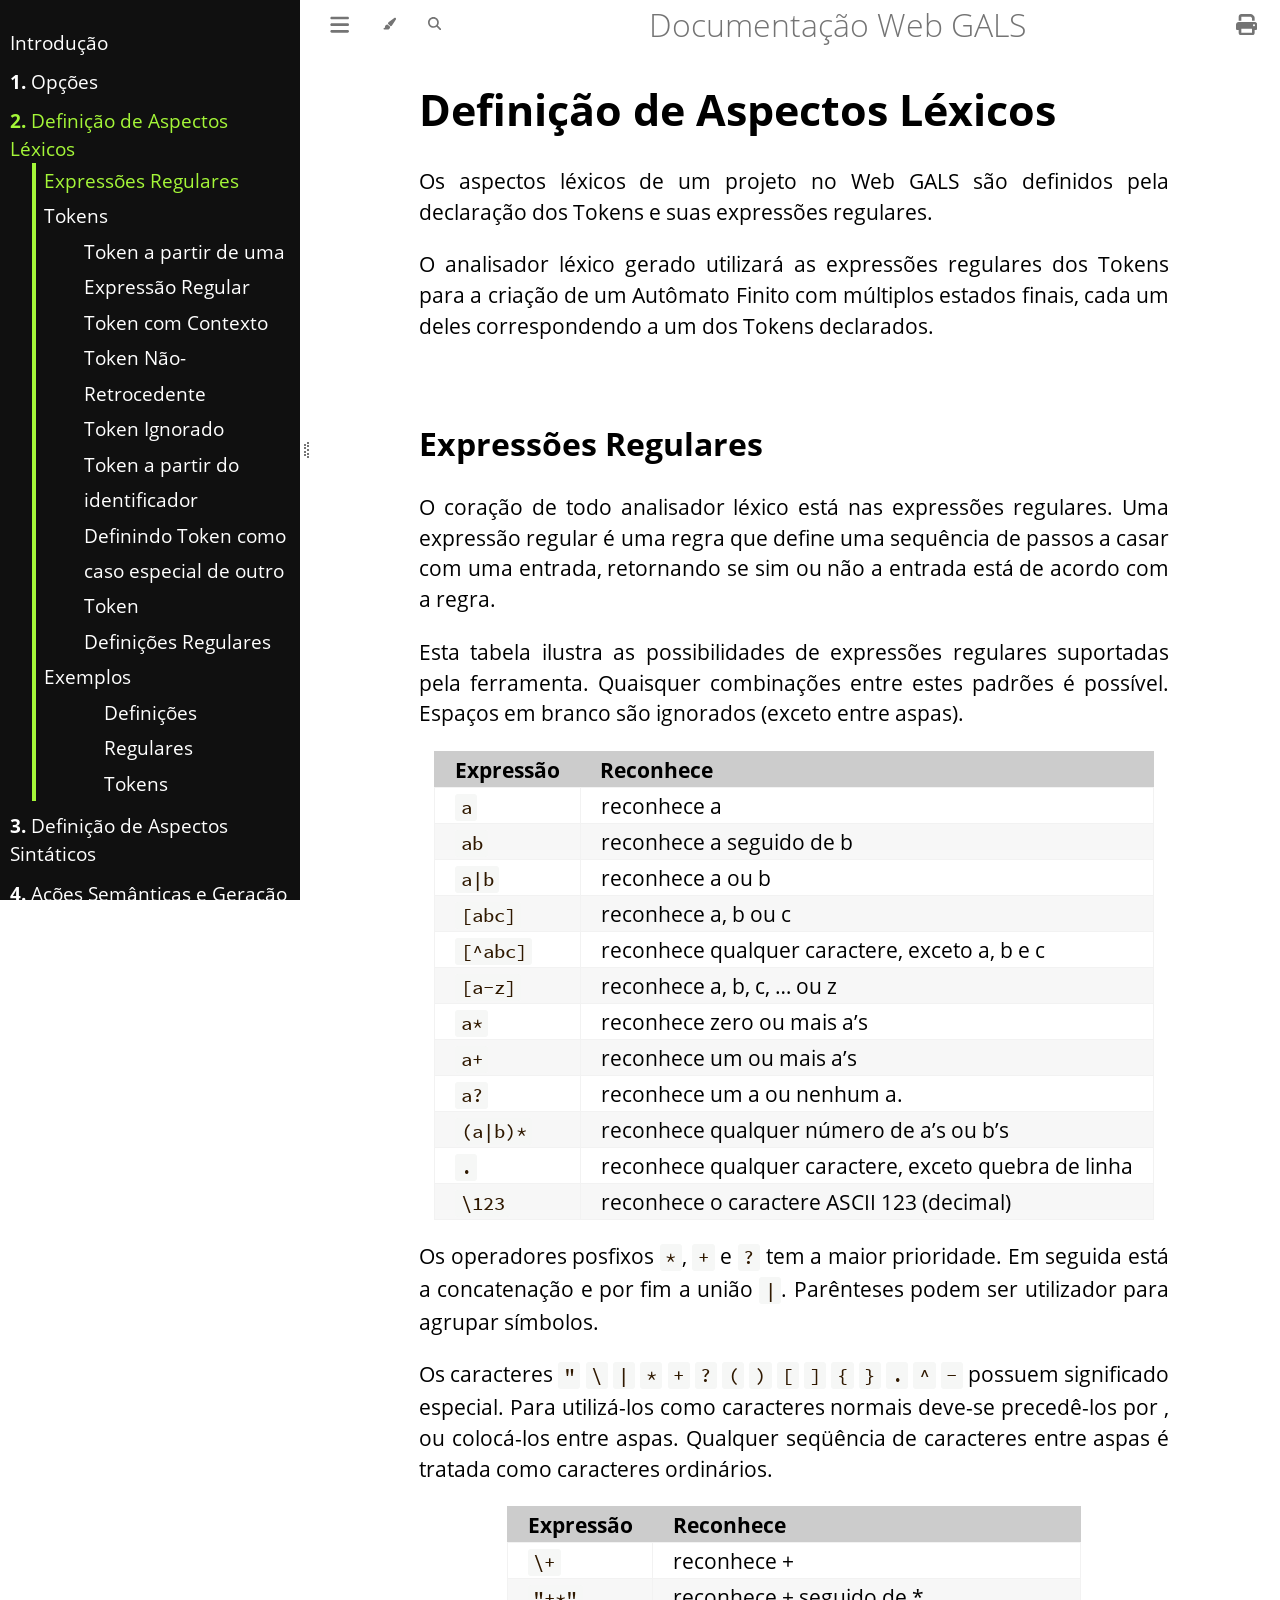
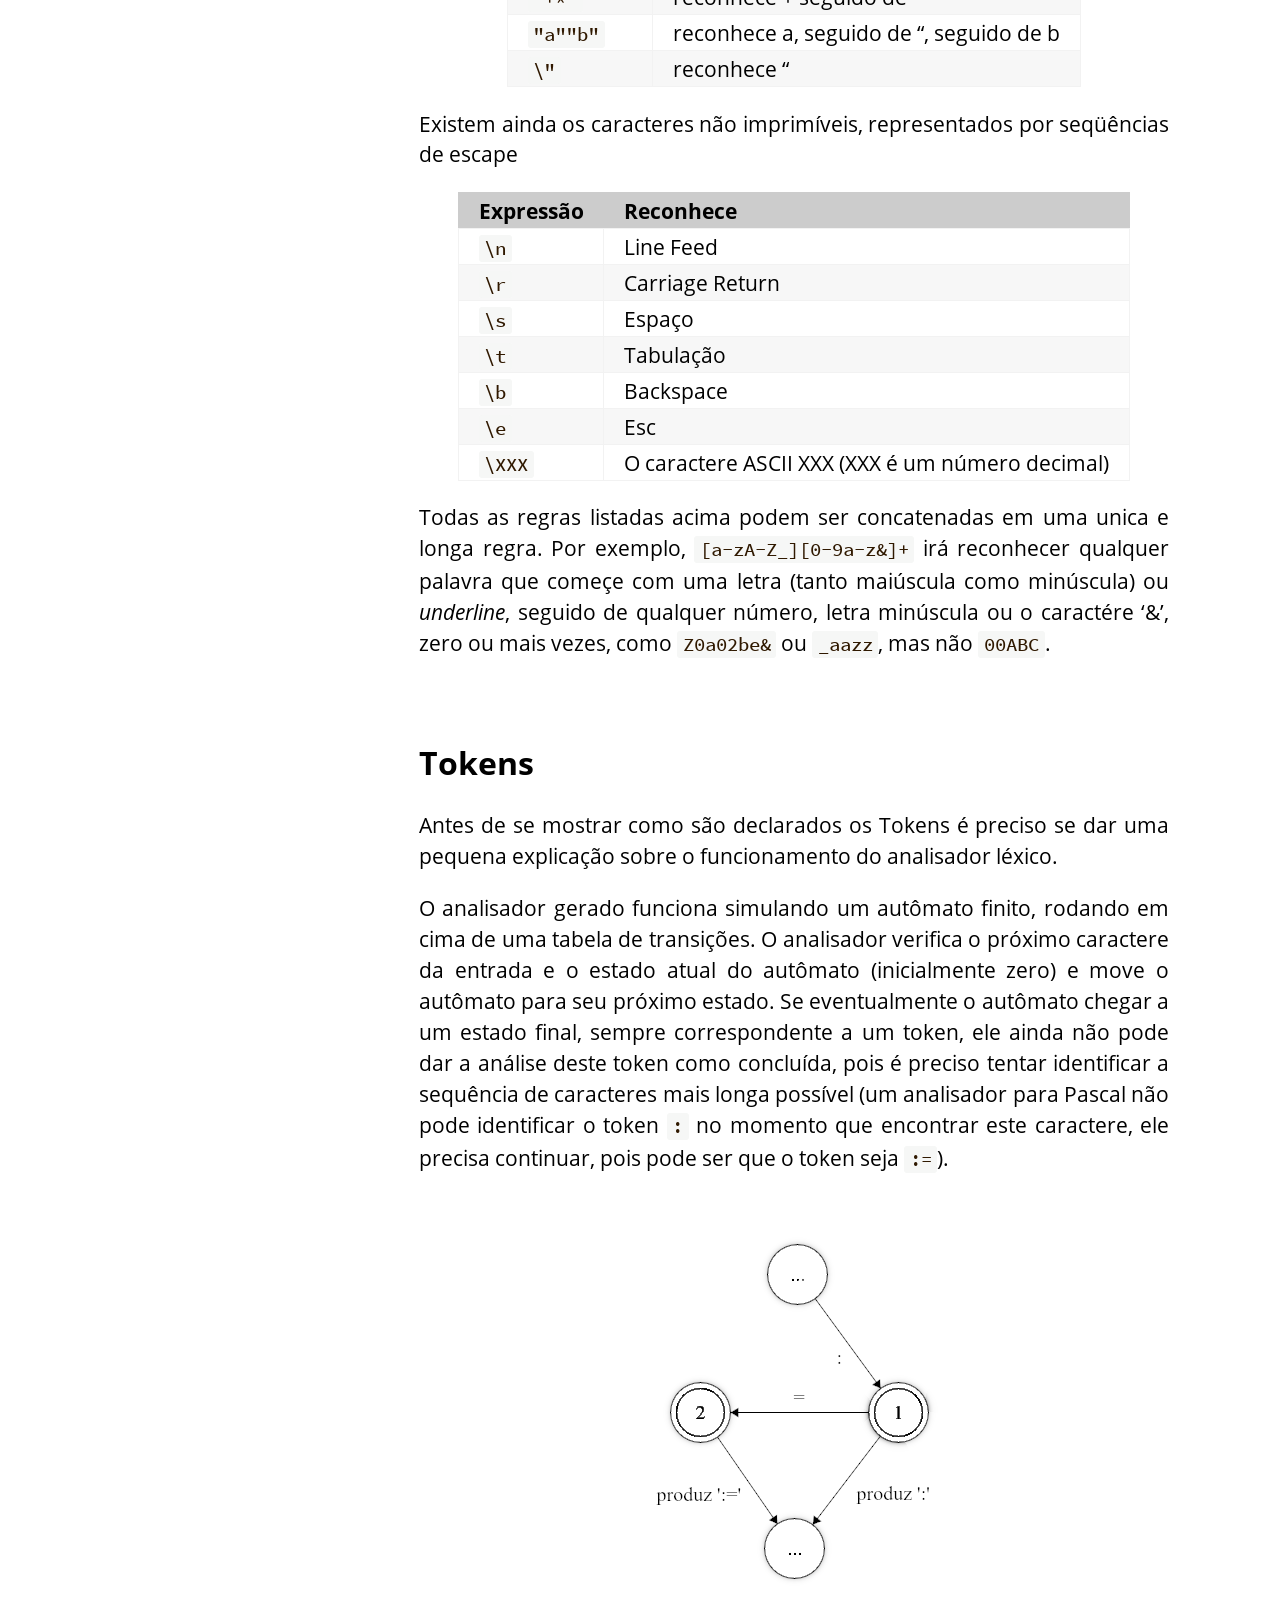
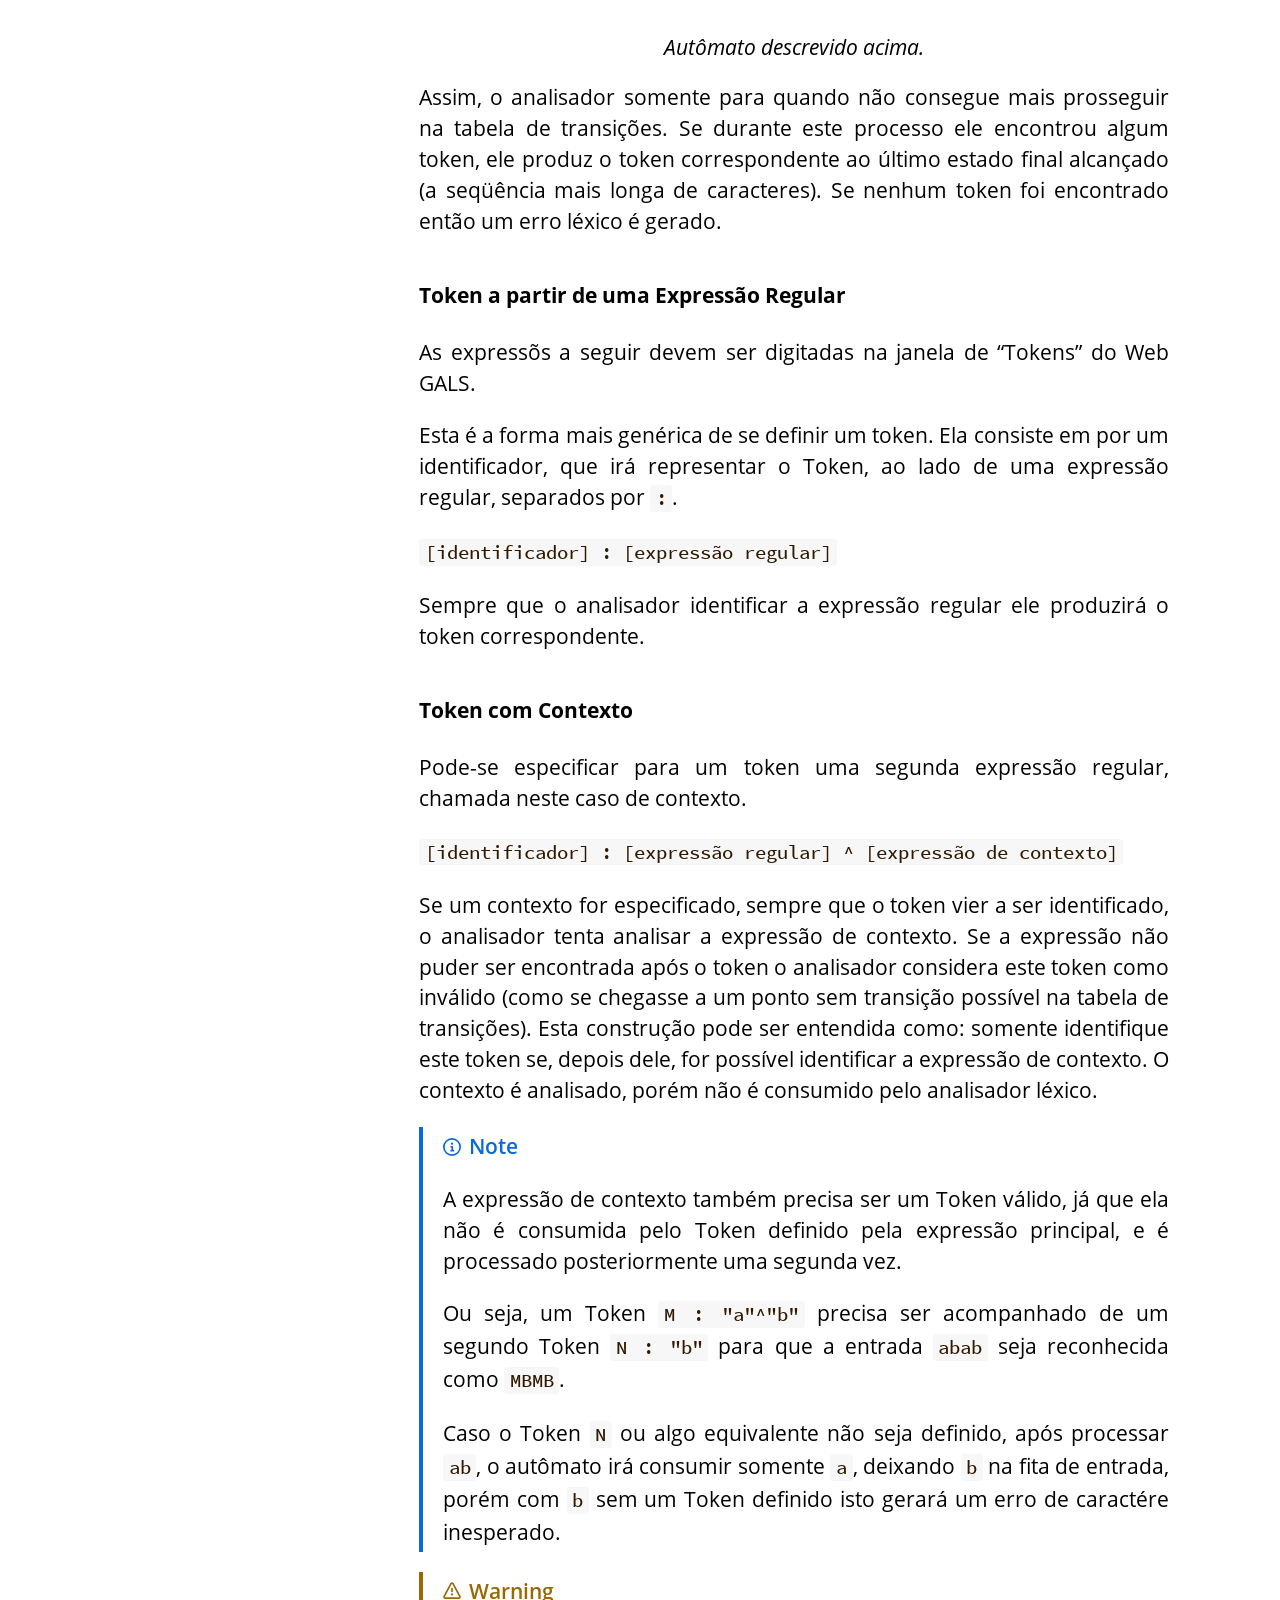
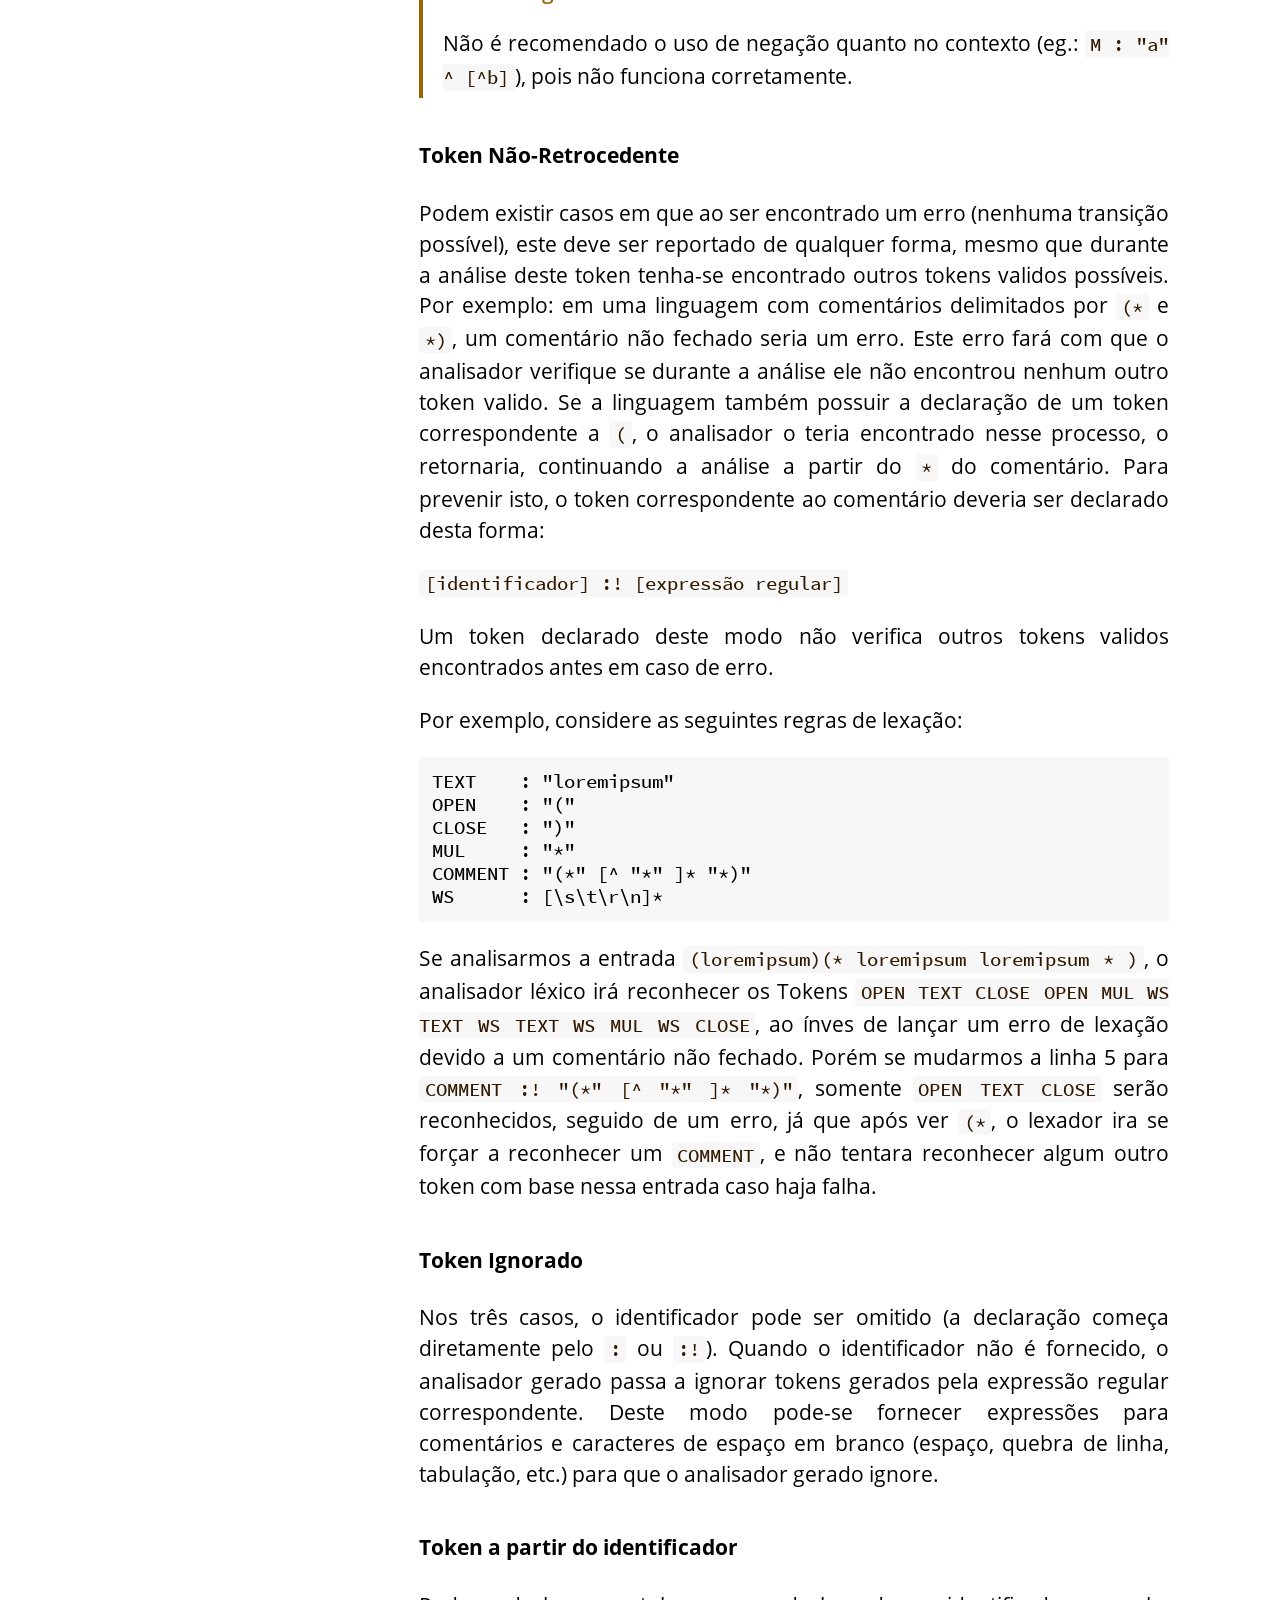
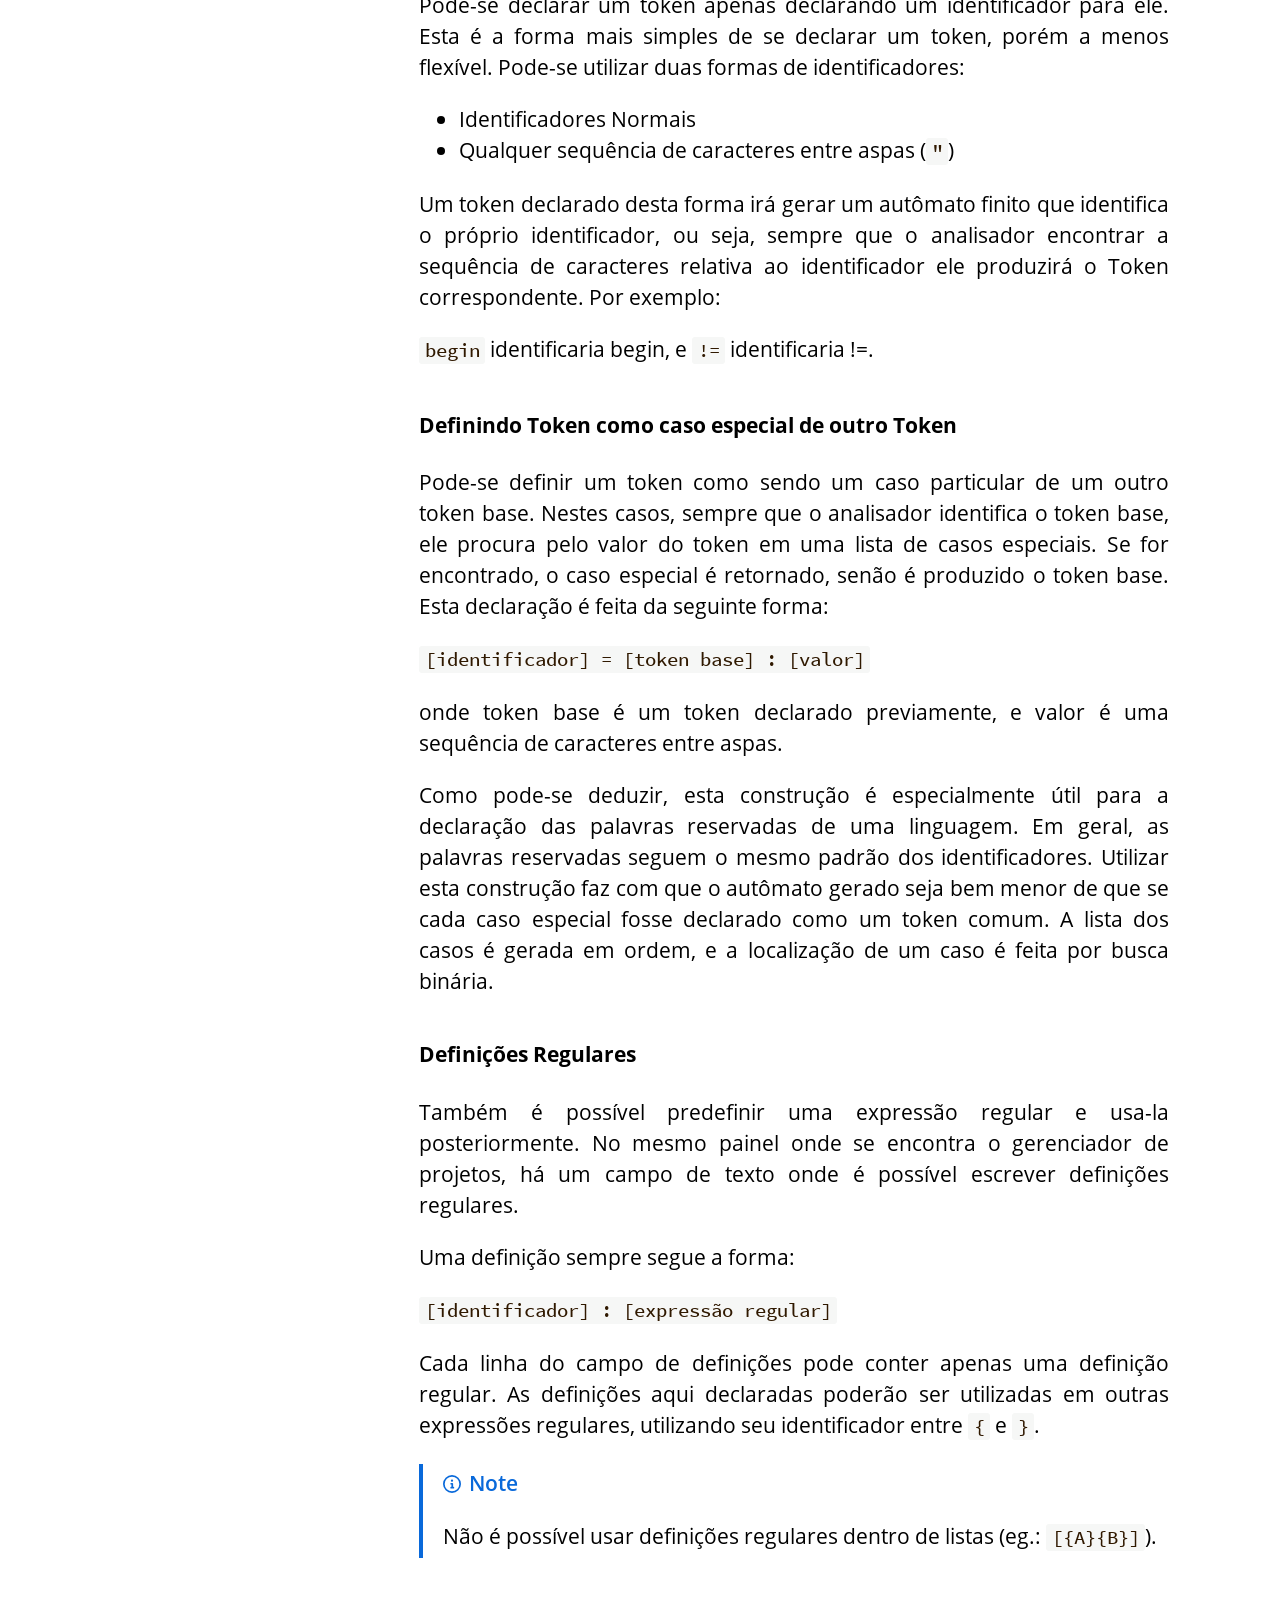
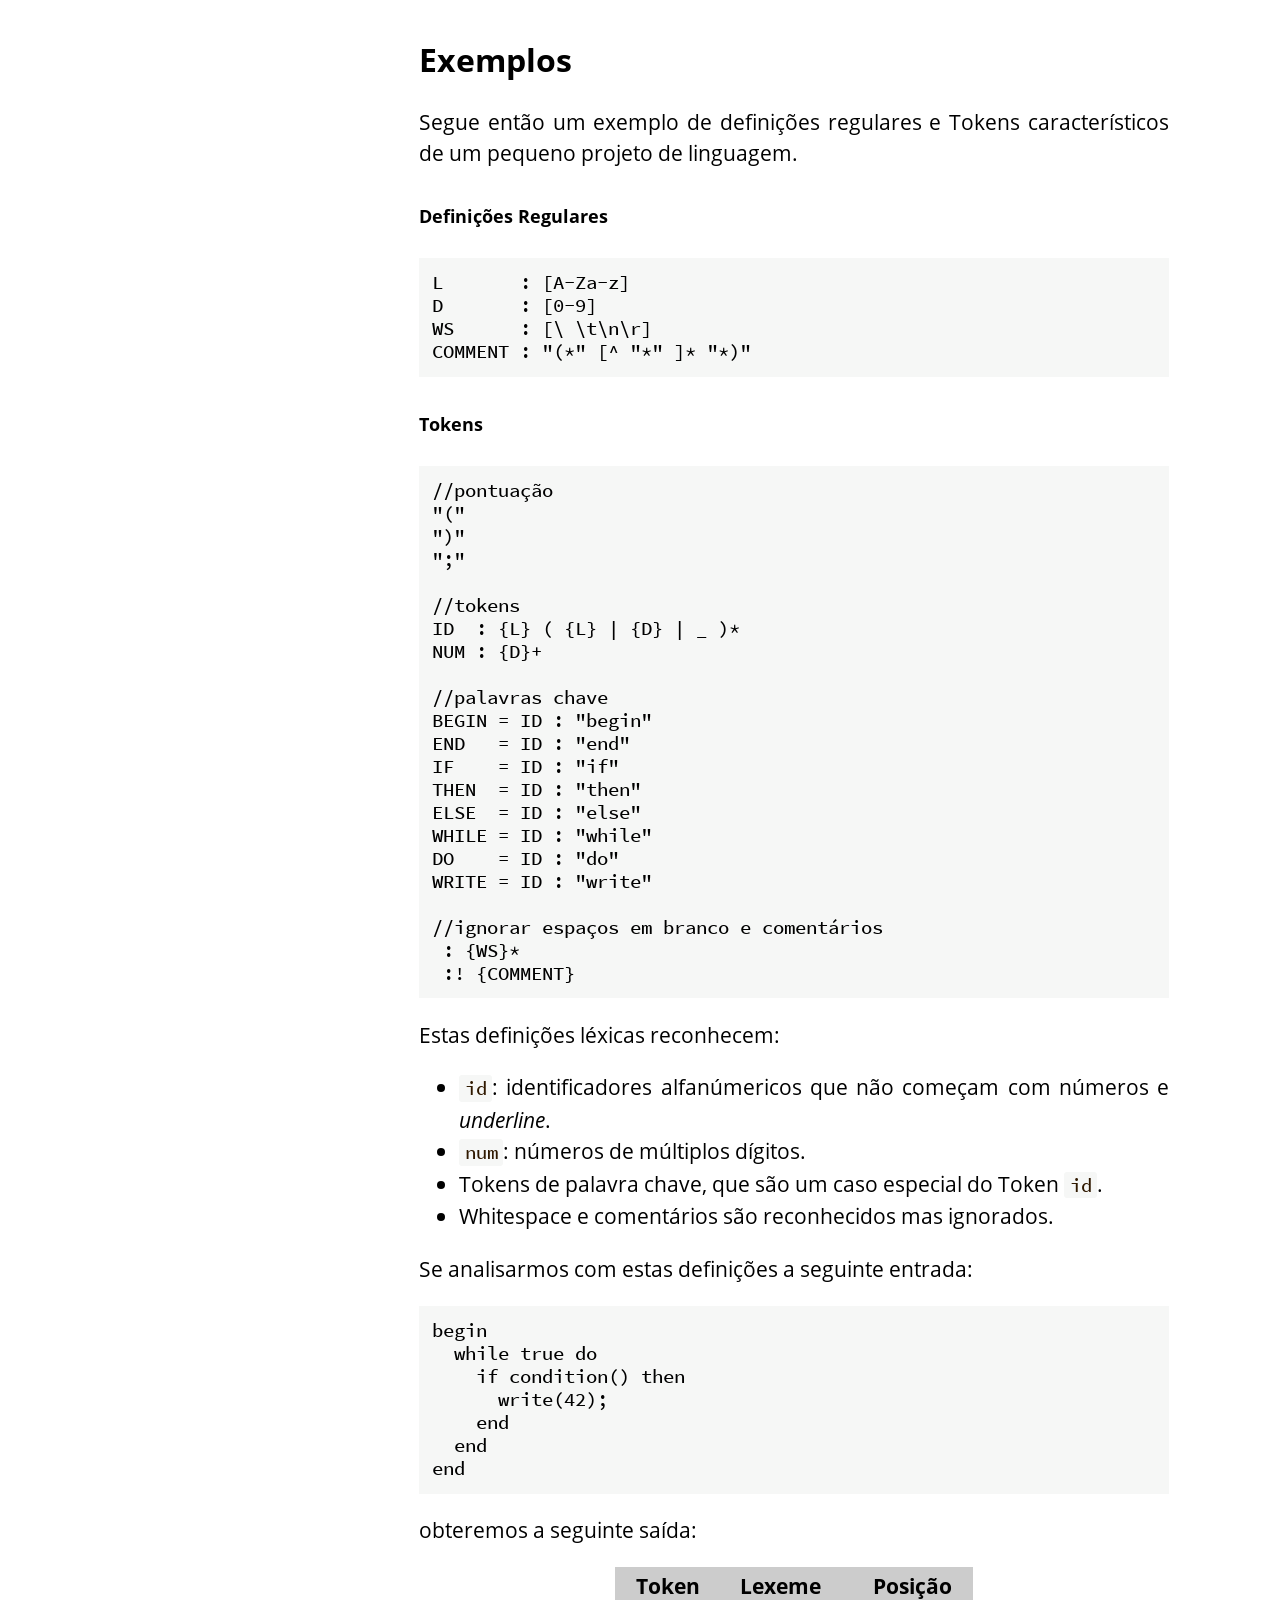
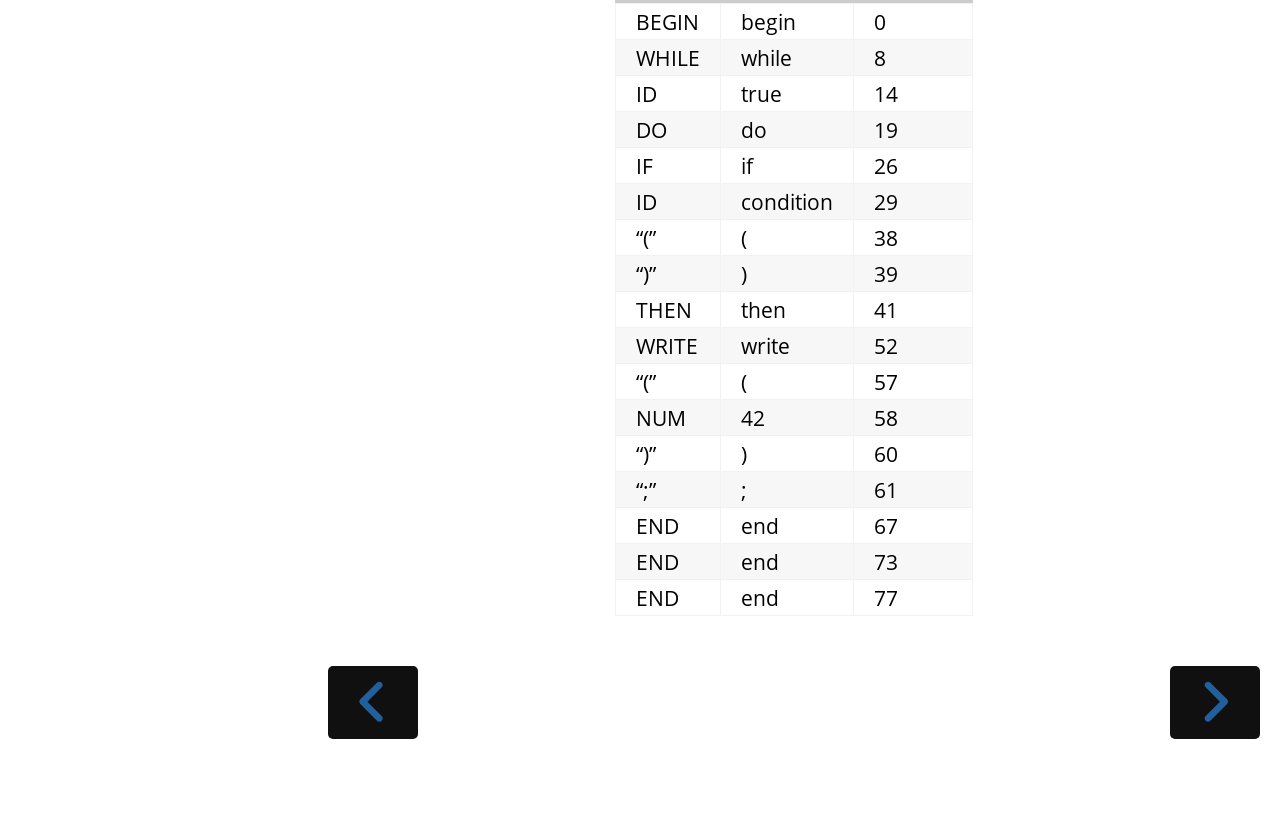
<file: docs/lex.html>
<!DOCTYPE HTML>
<html lang="pt-BR" class="gals sidebar-visible" dir="ltr">
    <head>
        <!-- Book generated using mdBook -->
        <meta charset="UTF-8">
        <title>Definição de Aspectos Léxicos - Documentação Web GALS</title>


        <!-- Custom HTML head -->

        <meta name="description" content="">
        <meta name="viewport" content="width=device-width, initial-scale=1">
        <meta name="theme-color" content="#ffffff">

        <link rel="icon" href="favicon-de23e50b.svg">
        <link rel="shortcut icon" href="favicon-8114d1fc.png">
        <link rel="stylesheet" href="css/variables-a878f8a5.css">
        <link rel="stylesheet" href="css/general-2459343d.css">
        <link rel="stylesheet" href="css/chrome-ae938929.css">
        <link rel="stylesheet" href="css/print-9e4910d8.css" media="print">

        <!-- Fonts -->
        <link rel="stylesheet" href="fonts/fonts-9644e21d.css">

        <!-- Highlight.js Stylesheets -->
        <link rel="stylesheet" id="mdbook-highlight-css" href="highlight-493f70e1.css">
        <link rel="stylesheet" id="mdbook-tomorrow-night-css" href="tomorrow-night-4c0ae647.css">
        <link rel="stylesheet" id="mdbook-ayu-highlight-css" href="ayu-highlight-3fdfc3ac.css">

        <!-- Custom theme stylesheets -->
        <link rel="stylesheet" href="theme/custom-a94b88e8.css">


        <!-- Provide site root and default themes to javascript -->
        <script>
            const path_to_root = "";
            const default_light_theme = "gals";
            const default_dark_theme = "gals";
            window.path_to_searchindex_js = "searchindex-b3a8b005.js";
        </script>
        <!-- Start loading toc.js asap -->
        <script src="toc-96c027f1.js"></script>
    </head>
    <body>
    <div id="mdbook-help-container">
        <div id="mdbook-help-popup">
            <h2 class="mdbook-help-title">Keyboard shortcuts</h2>
            <div>
                <p>Press <kbd>←</kbd> or <kbd>→</kbd> to navigate between chapters</p>
                <p>Press <kbd>S</kbd> or <kbd>/</kbd> to search in the book</p>
                <p>Press <kbd>?</kbd> to show this help</p>
                <p>Press <kbd>Esc</kbd> to hide this help</p>
            </div>
        </div>
    </div>
    <div id="mdbook-body-container">
        <!-- Work around some values being stored in localStorage wrapped in quotes -->
        <script>
            try {
                let theme = localStorage.getItem('mdbook-theme');
                let sidebar = localStorage.getItem('mdbook-sidebar');

                if (theme.startsWith('"') && theme.endsWith('"')) {
                    localStorage.setItem('mdbook-theme', theme.slice(1, theme.length - 1));
                }

                if (sidebar.startsWith('"') && sidebar.endsWith('"')) {
                    localStorage.setItem('mdbook-sidebar', sidebar.slice(1, sidebar.length - 1));
                }
            } catch (e) { }
        </script>

        <!-- Set the theme before any content is loaded, prevents flash -->
        <script>
            const default_theme = window.matchMedia("(prefers-color-scheme: dark)").matches ? default_dark_theme : default_light_theme;
            let theme;
            try { theme = localStorage.getItem('mdbook-theme'); } catch(e) { }
            if (theme === null || theme === undefined) { theme = default_theme; }
            const html = document.documentElement;
            html.classList.remove('gals')
            html.classList.add(theme);
            html.classList.add("js");
        </script>

        <input type="checkbox" id="mdbook-sidebar-toggle-anchor" class="hidden">

        <!-- Hide / unhide sidebar before it is displayed -->
        <script>
            let sidebar = null;
            const sidebar_toggle = document.getElementById("mdbook-sidebar-toggle-anchor");
            if (document.body.clientWidth >= 1080) {
                try { sidebar = localStorage.getItem('mdbook-sidebar'); } catch(e) { }
                sidebar = sidebar || 'visible';
            } else {
                sidebar = 'hidden';
                sidebar_toggle.checked = false;
            }
            if (sidebar === 'visible') {
                sidebar_toggle.checked = true;
            } else {
                html.classList.remove('sidebar-visible');
            }
        </script>

        <nav id="mdbook-sidebar" class="sidebar" aria-label="Table of contents">
            <!-- populated by js -->
            <mdbook-sidebar-scrollbox class="sidebar-scrollbox"></mdbook-sidebar-scrollbox>
            <noscript>
                <iframe class="sidebar-iframe-outer" src="toc.html"></iframe>
            </noscript>
            <div id="mdbook-sidebar-resize-handle" class="sidebar-resize-handle">
                <div class="sidebar-resize-indicator"></div>
            </div>
        </nav>

        <div id="mdbook-page-wrapper" class="page-wrapper">

            <div class="page">
                <div id="mdbook-menu-bar-hover-placeholder"></div>
                <div id="mdbook-menu-bar" class="menu-bar sticky">
                    <div class="left-buttons">
                        <label id="mdbook-sidebar-toggle" class="icon-button" for="mdbook-sidebar-toggle-anchor" title="Toggle Table of Contents" aria-label="Toggle Table of Contents" aria-controls="mdbook-sidebar">
                            <span class=fa-svg><svg xmlns="http://www.w3.org/2000/svg" viewBox="0 0 448 512"><!--! Font Awesome Free 6.2.0 by @fontawesome - https://fontawesome.com License - https://fontawesome.com/license/free (Icons: CC BY 4.0, Fonts: SIL OFL 1.1, Code: MIT License) Copyright 2022 Fonticons, Inc. --><path d="M0 96C0 78.3 14.3 64 32 64H416c17.7 0 32 14.3 32 32s-14.3 32-32 32H32C14.3 128 0 113.7 0 96zM0 256c0-17.7 14.3-32 32-32H416c17.7 0 32 14.3 32 32s-14.3 32-32 32H32c-17.7 0-32-14.3-32-32zM448 416c0 17.7-14.3 32-32 32H32c-17.7 0-32-14.3-32-32s14.3-32 32-32H416c17.7 0 32 14.3 32 32z"/></svg></span>
                        </label>
                        <button id="mdbook-theme-toggle" class="icon-button" type="button" title="Change theme" aria-label="Change theme" aria-haspopup="true" aria-expanded="false" aria-controls="mdbook-theme-list">
                            <span class=fa-svg><svg xmlns="http://www.w3.org/2000/svg" viewBox="0 0 576 512"><!--! Font Awesome Free 6.2.0 by @fontawesome - https://fontawesome.com License - https://fontawesome.com/license/free (Icons: CC BY 4.0, Fonts: SIL OFL 1.1, Code: MIT License) Copyright 2022 Fonticons, Inc. --><path d="M371.3 367.1c27.3-3.9 51.9-19.4 67.2-42.9L600.2 74.1c12.6-19.5 9.4-45.3-7.6-61.2S549.7-4.4 531.1 9.6L294.4 187.2c-24 18-38.2 46.1-38.4 76.1L371.3 367.1zm-19.6 25.4l-116-104.4C175.9 290.3 128 339.6 128 400c0 3.9 .2 7.8 .6 11.6c1.8 17.5-10.2 36.4-27.8 36.4H96c-17.7 0-32 14.3-32 32s14.3 32 32 32H240c61.9 0 112-50.1 112-112c0-2.5-.1-5-.2-7.5z"/></svg></span>
                        </button>
                        <ul id="mdbook-theme-list" class="theme-popup" aria-label="Themes" role="menu">
                            <li role="none"><button role="menuitem" class="theme" id="mdbook-theme-default_theme">Auto</button></li>
			    <li role="none"><button role="menuitem" class="theme" id="mdbook-theme-gals">GALS</button></li>
                            <li role="none"><button role="menuitem" class="theme" id="mdbook-theme-light">Light</button></li>
                            <li role="none"><button role="menuitem" class="theme" id="mdbook-theme-rust">Rust</button></li>
                            <li role="none"><button role="menuitem" class="theme" id="mdbook-theme-coal">Coal</button></li>
                            <li role="none"><button role="menuitem" class="theme" id="mdbook-theme-navy">Navy</button></li>
                            <li role="none"><button role="menuitem" class="theme" id="mdbook-theme-ayu">Ayu</button></li>
                        </ul>
                        <button id="mdbook-search-toggle" class="icon-button" type="button" title="Search (`/`)" aria-label="Toggle Searchbar" aria-expanded="false" aria-keyshortcuts="/ s" aria-controls="mdbook-searchbar">
                            <span class=fa-svg><svg xmlns="http://www.w3.org/2000/svg" viewBox="0 0 512 512"><!--! Font Awesome Free 6.2.0 by @fontawesome - https://fontawesome.com License - https://fontawesome.com/license/free (Icons: CC BY 4.0, Fonts: SIL OFL 1.1, Code: MIT License) Copyright 2022 Fonticons, Inc. --><path d="M416 208c0 45.9-14.9 88.3-40 122.7L502.6 457.4c12.5 12.5 12.5 32.8 0 45.3s-32.8 12.5-45.3 0L330.7 376c-34.4 25.2-76.8 40-122.7 40C93.1 416 0 322.9 0 208S93.1 0 208 0S416 93.1 416 208zM208 352c79.5 0 144-64.5 144-144s-64.5-144-144-144S64 128.5 64 208s64.5 144 144 144z"/></svg></span>
                        </button>
                    </div>

                    <h1 class="menu-title">Documentação Web GALS</h1>

                    <div class="right-buttons">
                        <a href="print.html" title="Print this book" aria-label="Print this book">
                            <span class=fa-svg id="print-button"><svg xmlns="http://www.w3.org/2000/svg" viewBox="0 0 512 512"><!--! Font Awesome Free 6.2.0 by @fontawesome - https://fontawesome.com License - https://fontawesome.com/license/free (Icons: CC BY 4.0, Fonts: SIL OFL 1.1, Code: MIT License) Copyright 2022 Fonticons, Inc. --><path d="M128 0C92.7 0 64 28.7 64 64v96h64V64H354.7L384 93.3V160h64V93.3c0-17-6.7-33.3-18.7-45.3L400 18.7C388 6.7 371.7 0 354.7 0H128zM384 352v32 64H128V384 368 352H384zm64 32h32c17.7 0 32-14.3 32-32V256c0-35.3-28.7-64-64-64H64c-35.3 0-64 28.7-64 64v96c0 17.7 14.3 32 32 32H64v64c0 35.3 28.7 64 64 64H384c35.3 0 64-28.7 64-64V384zm-16-88c-13.3 0-24-10.7-24-24s10.7-24 24-24s24 10.7 24 24s-10.7 24-24 24z"/></svg></span>
                        </a>

                    </div>
                </div>

                <div id="mdbook-search-wrapper" class="hidden">
                    <form id="mdbook-searchbar-outer" class="searchbar-outer">
                        <div class="search-wrapper">
                            <input type="search" id="mdbook-searchbar" name="searchbar" placeholder="Search this book ..." aria-controls="mdbook-searchresults-outer" aria-describedby="searchresults-header">
                            <div class="spinner-wrapper">
                                <span class=fa-svg id="fa-spin"><svg xmlns="http://www.w3.org/2000/svg" viewBox="0 0 512 512"><!--! Font Awesome Free 6.2.0 by @fontawesome - https://fontawesome.com License - https://fontawesome.com/license/free (Icons: CC BY 4.0, Fonts: SIL OFL 1.1, Code: MIT License) Copyright 2022 Fonticons, Inc. --><path d="M304 48c0-26.5-21.5-48-48-48s-48 21.5-48 48s21.5 48 48 48s48-21.5 48-48zm0 416c0-26.5-21.5-48-48-48s-48 21.5-48 48s21.5 48 48 48s48-21.5 48-48zM48 304c26.5 0 48-21.5 48-48s-21.5-48-48-48s-48 21.5-48 48s21.5 48 48 48zm464-48c0-26.5-21.5-48-48-48s-48 21.5-48 48s21.5 48 48 48s48-21.5 48-48zM142.9 437c18.7-18.7 18.7-49.1 0-67.9s-49.1-18.7-67.9 0s-18.7 49.1 0 67.9s49.1 18.7 67.9 0zm0-294.2c18.7-18.7 18.7-49.1 0-67.9S93.7 56.2 75 75s-18.7 49.1 0 67.9s49.1 18.7 67.9 0zM369.1 437c18.7 18.7 49.1 18.7 67.9 0s18.7-49.1 0-67.9s-49.1-18.7-67.9 0s-18.7 49.1 0 67.9z"/></svg></span>
                            </div>
                        </div>
                    </form>
                    <div id="mdbook-searchresults-outer" class="searchresults-outer hidden">
                        <div id="mdbook-searchresults-header" class="searchresults-header"></div>
                        <ul id="mdbook-searchresults">
                        </ul>
                    </div>
                </div>

                <!-- Apply ARIA attributes after the sidebar and the sidebar toggle button are added to the DOM -->
                <script>
                    document.getElementById('mdbook-sidebar-toggle').setAttribute('aria-expanded', sidebar === 'visible');
                    document.getElementById('mdbook-sidebar').setAttribute('aria-hidden', sidebar !== 'visible');
                    Array.from(document.querySelectorAll('#mdbook-sidebar a')).forEach(function(link) {
                        link.setAttribute('tabIndex', sidebar === 'visible' ? 0 : -1);
                    });
                </script>

                <div id="mdbook-content" class="content">
                    <main>
                        <h1 id="definição-de-aspectos-léxicos"><a class="header" href="#definição-de-aspectos-léxicos">Definição de Aspectos Léxicos</a></h1>
<p>Os aspectos léxicos de um projeto no Web GALS são definidos pela declaração
dos Tokens e suas expressões regulares.</p>
<p>O analisador léxico gerado utilizará as expressões regulares dos Tokens para
a criação de um Autômato Finito com múltiplos estados finais, cada um deles correspondendo a um dos Tokens declarados.</p>
<h2 id="expressões-regulares"><a class="header" href="#expressões-regulares">Expressões Regulares</a></h2>
<p>O coração de todo analisador léxico está nas expressões regulares. Uma expressão regular é uma regra que define uma sequência de passos a casar com uma entrada, retornando se sim ou não a entrada está de acordo com a regra.</p>
<p>Esta tabela ilustra as possibilidades de expressões regulares suportadas pela ferramenta. Quaisquer combinações entre estes padrões é possível. Espaços em branco são ignorados (exceto entre aspas).</p>
<div class="table-wrapper">
<table>
<thead>
<tr><th>Expressão</th><th>Reconhece</th></tr>
</thead>
<tbody>
<tr><td><code>a</code></td><td>reconhece a</td></tr>
<tr><td><code>ab</code></td><td>reconhece a seguido de b</td></tr>
<tr><td><code>a|b</code></td><td>reconhece a ou b</td></tr>
<tr><td><code>[abc]</code></td><td>reconhece a, b ou c</td></tr>
<tr><td><code>[^abc]</code></td><td>reconhece qualquer caractere, exceto a, b e c</td></tr>
<tr><td><code>[a-z]</code></td><td>reconhece a, b, c, … ou z</td></tr>
<tr><td><code>a*</code></td><td>reconhece zero ou mais a’s</td></tr>
<tr><td><code>a+</code></td><td>reconhece um ou mais a’s</td></tr>
<tr><td><code>a?</code></td><td>reconhece um a ou nenhum a.</td></tr>
<tr><td><code>(a|b)*</code></td><td>reconhece qualquer número de a’s ou b’s</td></tr>
<tr><td><code>.</code></td><td>reconhece qualquer caractere, exceto quebra de linha</td></tr>
<tr><td><code>\123</code></td><td>reconhece o caractere ASCII 123 (decimal)</td></tr>
</tbody>
</table>
</div>
<p>Os operadores posfixos <code>*</code>, <code>+</code> e <code>?</code> tem a maior prioridade. Em seguida está a concatenação e por fim a união <code>|</code>. Parênteses podem ser utilizador para agrupar símbolos.</p>
<p>Os caracteres <code>"</code> <code>\</code> <code>|</code> <code>*</code> <code>+</code> <code>?</code> <code>(</code> <code>)</code> <code>[</code> <code>]</code> <code>{</code> <code>}</code> <code>.</code> <code>^</code> <code>-</code> possuem significado especial. Para utilizá-los como caracteres normais deve-se precedê-los por , ou colocá-los entre aspas. Qualquer seqüência de caracteres entre aspas é tratada como caracteres ordinários.</p>
<div class="table-wrapper">
<table>
<thead>
<tr><th>Expressão</th><th>Reconhece</th></tr>
</thead>
<tbody>
<tr><td><code>\+</code></td><td>reconhece +</td></tr>
<tr><td><code>"+*"</code></td><td>reconhece + seguido de *</td></tr>
<tr><td><code>"a""b"</code></td><td>reconhece a, seguido de “, seguido de b</td></tr>
<tr><td><code>\"</code></td><td>reconhece “</td></tr>
</tbody>
</table>
</div>
<p>Existem ainda os caracteres não imprimíveis, representados por seqüências de escape</p>
<div class="table-wrapper">
<table>
<thead>
<tr><th>Expressão</th><th>Reconhece</th></tr>
</thead>
<tbody>
<tr><td><code>\n</code></td><td>Line Feed</td></tr>
<tr><td><code>\r</code></td><td>Carriage Return</td></tr>
<tr><td><code>\s</code></td><td>Espaço</td></tr>
<tr><td><code>\t</code></td><td>Tabulação</td></tr>
<tr><td><code>\b</code></td><td>Backspace</td></tr>
<tr><td><code>\e</code></td><td>Esc</td></tr>
<tr><td><code>\XXX</code></td><td>O caractere ASCII XXX (XXX é um número decimal)</td></tr>
</tbody>
</table>
</div>
<p>Todas as regras listadas acima podem ser concatenadas em uma unica e longa regra. Por exemplo, <code>[a-zA-Z_][0-9a-z&amp;]+</code> irá reconhecer qualquer palavra que começe com uma letra (tanto maiúscula como minúscula) ou <em>underline</em>,
seguido de qualquer número, letra minúscula ou o caractére ‘&amp;’, zero ou mais vezes, como <code>Z0a02be&amp;</code> ou <code>_aazz</code>, mas não <code>00ABC</code>.</p>
<h2 id="tokens"><a class="header" href="#tokens">Tokens</a></h2>
<p>Antes de se mostrar como são declarados os Tokens é preciso se dar uma pequena explicação sobre o funcionamento do analisador léxico.</p>
<p>O analisador gerado funciona simulando um autômato finito, rodando em cima de uma tabela de transições. O analisador verifica o próximo caractere da entrada e o estado atual do autômato (inicialmente zero) e move o autômato para seu próximo estado.
Se eventualmente o autômato chegar a um estado final, sempre correspondente a um token, ele ainda não pode dar a análise deste token como concluída, pois é preciso tentar identificar a sequência de caracteres mais longa possível (um analisador para Pascal não pode identificar o token <code>:</code> no momento que encontrar este caractere, ele precisa continuar, pois pode ser que o token seja <code>:=</code>).</p>
<center><img src="./produc.png" alt="Autômato descrevido acima"></center>
<center><i>Autômato descrevido acima.</i></center>
<p>Assim, o analisador somente para quando não consegue mais prosseguir na tabela de transições. Se durante este processo ele encontrou algum token, ele produz o token correspondente ao último estado final alcançado (a seqüência mais longa de caracteres). Se nenhum token foi encontrado então um erro léxico é gerado.</p>
<h4 id="token-a-partir-de-uma-expressão-regular"><a class="header" href="#token-a-partir-de-uma-expressão-regular">Token a partir de uma Expressão Regular</a></h4>
<p>As expressõs a seguir devem ser digitadas na janela de “Tokens” do Web GALS.</p>
<p>Esta é a forma mais genérica de se definir um token. Ela consiste em por um identificador, que irá representar o Token, ao lado de uma expressão regular, separados por <code>:</code>.</p>
<p><code>[identificador] : [expressão regular]</code></p>
<p>Sempre que o analisador identificar a expressão regular ele produzirá o token correspondente.</p>
<h4 id="token-com-contexto"><a class="header" href="#token-com-contexto">Token com Contexto</a></h4>
<p>Pode-se especificar para um token uma segunda expressão regular, chamada neste caso de contexto.</p>
<p><code>[identificador] : [expressão regular] ^ [expressão de contexto]</code></p>
<p>Se um contexto for especificado, sempre que o token vier a ser identificado, o analisador tenta analisar a expressão de contexto. Se a expressão não puder ser encontrada após o token o analisador considera este token como inválido (como se chegasse a um ponto sem transição possível na tabela de transições).
Esta construção pode ser entendida como: somente identifique este token se, depois dele, for possível identificar a expressão de contexto.
O contexto é analisado, porém não é consumido pelo analisador léxico.</p>
<blockquote class="blockquote-tag blockquote-tag-note">
<p class="blockquote-tag-title"><svg viewbox="0 0 16 16" width="18" height="18"><path d="M0 8a8 8 0 1 1 16 0A8 8 0 0 1 0 8Zm8-6.5a6.5 6.5 0 1 0 0 13 6.5 6.5 0 0 0 0-13ZM6.5 7.75A.75.75 0 0 1 7.25 7h1a.75.75 0 0 1 .75.75v2.75h.25a.75.75 0 0 1 0 1.5h-2a.75.75 0 0 1 0-1.5h.25v-2h-.25a.75.75 0 0 1-.75-.75ZM8 6a1 1 0 1 1 0-2 1 1 0 0 1 0 2Z"></path></svg>Note</p>
<p>A expressão de contexto também precisa ser um Token válido, já que ela não é consumida pelo Token definido pela expressão principal,
e é processado posteriormente uma segunda vez.</p>
<p>Ou seja, um Token <code>M : "a"^"b"</code> precisa ser acompanhado de um segundo Token <code>N : "b"</code> para que a entrada <code>abab</code> seja reconhecida como <code>MBMB</code>.</p>
<p>Caso o Token <code>N</code>  ou algo equivalente não seja definido, após processar <code>ab</code>, o autômato irá consumir somente <code>a</code>, deixando <code>b</code> na fita de entrada, porém
com <code>b</code> sem um Token definido isto gerará um erro de caractére inesperado.</p>
</blockquote>
<blockquote class="blockquote-tag blockquote-tag-warning">
<p class="blockquote-tag-title"><svg viewbox="0 0 16 16" width="18" height="18"><path d="M6.457 1.047c.659-1.234 2.427-1.234 3.086 0l6.082 11.378A1.75 1.75 0 0 1 14.082 15H1.918a1.75 1.75 0 0 1-1.543-2.575Zm1.763.707a.25.25 0 0 0-.44 0L1.698 13.132a.25.25 0 0 0 .22.368h12.164a.25.25 0 0 0 .22-.368Zm.53 3.996v2.5a.75.75 0 0 1-1.5 0v-2.5a.75.75 0 0 1 1.5 0ZM9 11a1 1 0 1 1-2 0 1 1 0 0 1 2 0Z"></path></svg>Warning</p>
<p>Não é recomendado o uso de negação quanto no contexto (eg.: <code>M : "a" ^ [^b]</code>), pois não funciona corretamente.</p>
</blockquote>
<h4 id="token-não-retrocedente"><a class="header" href="#token-não-retrocedente">Token Não-Retrocedente</a></h4>
<p>Podem existir casos em que ao ser encontrado um erro (nenhuma transição possível), este deve ser reportado de qualquer forma, mesmo que durante a análise deste token tenha-se encontrado outros tokens validos possíveis.
Por exemplo: em uma linguagem com comentários delimitados por <code>(*</code> e <code>*)</code>, um comentário não fechado seria um erro. Este erro fará com que o analisador verifique se durante a análise ele não encontrou nenhum outro token valido. Se a linguagem também possuir a declaração de um token correspondente a <code>(</code>, o analisador o teria encontrado nesse processo, o retornaria, continuando a análise a partir do <code>*</code> do comentário. Para prevenir isto, o token correspondente ao comentário deveria ser declarado desta forma:</p>
<p><code>[identificador] :! [expressão regular]</code></p>
<p>Um token declarado deste modo não verifica outros tokens validos encontrados antes em caso de erro.</p>
<p>Por exemplo, considere as seguintes regras de lexação:</p>
<pre><code>TEXT    : "loremipsum"
OPEN    : "("
CLOSE   : ")"
MUL     : "*"
COMMENT : "(*" [^ "*" ]* "*)"
WS      : [\s\t\r\n]*
</code></pre>
<p>Se analisarmos a entrada <code>(loremipsum)(* loremipsum loremipsum * )</code>, o analisador léxico irá reconhecer os Tokens <code>OPEN TEXT CLOSE OPEN MUL WS TEXT WS TEXT WS MUL WS CLOSE</code>, ao ínves
de lançar um erro de lexação devido a um comentário não fechado. Porém se mudarmos a linha 5 para <code>COMMENT :! "(*" [^ "*" ]* "*)"</code>, somente <code>OPEN TEXT CLOSE</code> serão reconhecidos, seguido de um
erro, já que após ver <code>(*</code>, o lexador ira se forçar a reconhecer um <code>COMMENT</code>, e não tentara reconhecer algum outro token com base nessa entrada caso haja falha.</p>
<h4 id="token-ignorado"><a class="header" href="#token-ignorado">Token Ignorado</a></h4>
<p>Nos três casos, o identificador pode ser omitido (a declaração começa diretamente pelo <code>:</code> ou <code>:!</code>).
Quando o identificador não é fornecido, o analisador gerado passa a ignorar tokens gerados pela expressão regular correspondente.
Deste modo pode-se fornecer expressões para comentários e caracteres de espaço em branco (espaço, quebra de linha, tabulação, etc.) para que o analisador gerado ignore.</p>
<h4 id="token-a-partir-do-identificador"><a class="header" href="#token-a-partir-do-identificador">Token a partir do identificador</a></h4>
<p>Pode-se declarar um token apenas declarando um identificador para ele. Esta é a forma mais simples de se declarar um token, porém a menos flexível.
Pode-se utilizar duas formas de identificadores:</p>
<ul>
<li>Identificadores Normais</li>
<li>Qualquer sequência de caracteres entre aspas (<code>"</code>)</li>
</ul>
<p>Um token declarado desta forma irá gerar um autômato finito que identifica o próprio identificador, ou seja, sempre que o analisador encontrar a sequência de caracteres relativa ao identificador ele produzirá o Token correspondente. Por exemplo:</p>
<p><code>begin</code> identificaria begin, e <code>!=</code> identificaria !=.</p>
<h4 id="definindo-token-como-caso-especial-de-outro-token"><a class="header" href="#definindo-token-como-caso-especial-de-outro-token">Definindo Token como caso especial de outro Token</a></h4>
<p>Pode-se definir um token como sendo um caso particular de um outro token base.
Nestes casos, sempre que o analisador identifica o token base, ele procura pelo valor do token em uma lista de casos especiais. Se for encontrado, o caso especial é retornado, senão é produzido o token base. Esta declaração é feita da seguinte forma:</p>
<p><code>[identificador] = [token base] : [valor]</code></p>
<p>onde token base é um token declarado previamente, e valor é uma sequência de caracteres entre aspas.</p>
<p>Como pode-se deduzir, esta construção é especialmente útil para a declaração das palavras reservadas de uma linguagem. Em geral, as palavras reservadas seguem o mesmo padrão dos identificadores.
Utilizar esta construção faz com que o autômato gerado seja bem menor de que se cada caso especial fosse declarado como um token comum. A lista dos casos é gerada em ordem, e a localização de um caso é feita por busca binária.</p>
<h4 id="definições-regulares"><a class="header" href="#definições-regulares">Definições Regulares</a></h4>
<p>Também é possível predefinir uma expressão regular e usa-la posteriormente. No mesmo painel onde se encontra o gerenciador de projetos, há um campo de texto
onde é possível escrever definições regulares.</p>
<p>Uma definição sempre segue a forma:</p>
<p><code>[identificador] : [expressão regular]</code></p>
<p>Cada linha do campo de definições pode conter apenas uma definição regular.
As definições aqui declaradas poderão ser utilizadas em outras expressões regulares, utilizando seu identificador entre <code>{</code> e <code>}</code>.</p>
<blockquote class="blockquote-tag blockquote-tag-note">
<p class="blockquote-tag-title"><svg viewbox="0 0 16 16" width="18" height="18"><path d="M0 8a8 8 0 1 1 16 0A8 8 0 0 1 0 8Zm8-6.5a6.5 6.5 0 1 0 0 13 6.5 6.5 0 0 0 0-13ZM6.5 7.75A.75.75 0 0 1 7.25 7h1a.75.75 0 0 1 .75.75v2.75h.25a.75.75 0 0 1 0 1.5h-2a.75.75 0 0 1 0-1.5h.25v-2h-.25a.75.75 0 0 1-.75-.75ZM8 6a1 1 0 1 1 0-2 1 1 0 0 1 0 2Z"></path></svg>Note</p>
<p>Não é possível usar definições regulares dentro de listas (eg.: <code>[{A}{B}]</code>).</p>
</blockquote>
<h2 id="exemplos"><a class="header" href="#exemplos">Exemplos</a></h2>
<p>Segue então um exemplo de definições regulares e Tokens característicos de um pequeno projeto de linguagem.</p>
<h5 id="definições-regulares-1"><a class="header" href="#definições-regulares-1">Definições Regulares</a></h5>
<pre><code>L       : [A-Za-z]
D       : [0-9]
WS      : [\ \t\n\r]
COMMENT : "(*" [^ "*" ]* "*)"
</code></pre>
<h5 id="tokens-1"><a class="header" href="#tokens-1">Tokens</a></h5>
<pre><code>//pontuação
"("
")"
";"

//tokens
ID  : {L} ( {L} | {D} | _ )*
NUM : {D}+

//palavras chave
BEGIN = ID : "begin"
END   = ID : "end"
IF    = ID : "if"
THEN  = ID : "then"
ELSE  = ID : "else"
WHILE = ID : "while"
DO    = ID : "do"
WRITE = ID : "write"

//ignorar espaços em branco e comentários
 : {WS}*
 :! {COMMENT}
</code></pre>
<p>Estas definições léxicas reconhecem:</p>
<ul>
<li><code>id</code>: identificadores alfanúmericos que não começam com números e <em>underline</em>.</li>
<li><code>num</code>: números de múltiplos dígitos.</li>
<li>Tokens de palavra chave, que são um caso especial do Token <code>id</code>.</li>
<li>Whitespace e comentários são reconhecidos mas ignorados.</li>
</ul>
<p>Se analisarmos com estas definições a seguinte entrada:</p>
<pre><code>begin
  while true do
    if condition() then
      write(42);
    end
  end
end
</code></pre>
<p>obteremos a seguinte saída:</p>
<div class="table-wrapper">
<table>
<thead>
<tr><th>Token</th><th>Lexeme</th><th>Posição</th></tr>
</thead>
<tbody>
<tr><td>BEGIN</td><td>begin</td><td>0</td></tr>
<tr><td>WHILE</td><td>while</td><td>8</td></tr>
<tr><td>ID</td><td>true</td><td>14</td></tr>
<tr><td>DO</td><td>do</td><td>19</td></tr>
<tr><td>IF</td><td>if</td><td>26</td></tr>
<tr><td>ID</td><td>condition</td><td>29</td></tr>
<tr><td>“(”</td><td>(</td><td>38</td></tr>
<tr><td>“)”</td><td>)</td><td>39</td></tr>
<tr><td>THEN</td><td>then</td><td>41</td></tr>
<tr><td>WRITE</td><td>write</td><td>52</td></tr>
<tr><td>“(”</td><td>(</td><td>57</td></tr>
<tr><td>NUM</td><td>42</td><td>58</td></tr>
<tr><td>“)”</td><td>)</td><td>60</td></tr>
<tr><td>“;”</td><td>;</td><td>61</td></tr>
<tr><td>END</td><td>end</td><td>67</td></tr>
<tr><td>END</td><td>end</td><td>73</td></tr>
<tr><td>END</td><td>end</td><td>77</td></tr>
</tbody>
</table>
</div>

                    </main>

                    <nav class="nav-wrapper" aria-label="Page navigation">
                        <!-- Mobile navigation buttons -->
                            <a rel="prev" href="opcoes.html" class="mobile-nav-chapters previous" title="Previous chapter" aria-label="Previous chapter" aria-keyshortcuts="Left">
                                <span class=fa-svg><svg xmlns="http://www.w3.org/2000/svg" viewBox="0 0 320 512"><!--! Font Awesome Free 6.2.0 by @fontawesome - https://fontawesome.com License - https://fontawesome.com/license/free (Icons: CC BY 4.0, Fonts: SIL OFL 1.1, Code: MIT License) Copyright 2022 Fonticons, Inc. --><path d="M41.4 233.4c-12.5 12.5-12.5 32.8 0 45.3l160 160c12.5 12.5 32.8 12.5 45.3 0s12.5-32.8 0-45.3L109.3 256 246.6 118.6c12.5-12.5 12.5-32.8 0-45.3s-32.8-12.5-45.3 0l-160 160z"/></svg></span>
                            </a>

                            <a rel="next prefetch" href="sin.html" class="mobile-nav-chapters next" title="Next chapter" aria-label="Next chapter" aria-keyshortcuts="Right">
                                <span class=fa-svg><svg xmlns="http://www.w3.org/2000/svg" viewBox="0 0 320 512"><!--! Font Awesome Free 6.2.0 by @fontawesome - https://fontawesome.com License - https://fontawesome.com/license/free (Icons: CC BY 4.0, Fonts: SIL OFL 1.1, Code: MIT License) Copyright 2022 Fonticons, Inc. --><path d="M278.6 233.4c12.5 12.5 12.5 32.8 0 45.3l-160 160c-12.5 12.5-32.8 12.5-45.3 0s-12.5-32.8 0-45.3L210.7 256 73.4 118.6c-12.5-12.5-12.5-32.8 0-45.3s32.8-12.5 45.3 0l160 160z"/></svg></span>
                            </a>

                        <div style="clear: both"></div>
                    </nav>
                </div>
            </div>

            <nav class="nav-wide-wrapper" aria-label="Page navigation">
                    <a rel="prev" href="opcoes.html" class="nav-chapters previous" title="Previous chapter" aria-label="Previous chapter" aria-keyshortcuts="Left">
                        <span class=fa-svg><svg xmlns="http://www.w3.org/2000/svg" viewBox="0 0 320 512"><!--! Font Awesome Free 6.2.0 by @fontawesome - https://fontawesome.com License - https://fontawesome.com/license/free (Icons: CC BY 4.0, Fonts: SIL OFL 1.1, Code: MIT License) Copyright 2022 Fonticons, Inc. --><path d="M41.4 233.4c-12.5 12.5-12.5 32.8 0 45.3l160 160c12.5 12.5 32.8 12.5 45.3 0s12.5-32.8 0-45.3L109.3 256 246.6 118.6c12.5-12.5 12.5-32.8 0-45.3s-32.8-12.5-45.3 0l-160 160z"/></svg></span>
                    </a>

                    <a rel="next prefetch" href="sin.html" class="nav-chapters next" title="Next chapter" aria-label="Next chapter" aria-keyshortcuts="Right">
                        <span class=fa-svg><svg xmlns="http://www.w3.org/2000/svg" viewBox="0 0 320 512"><!--! Font Awesome Free 6.2.0 by @fontawesome - https://fontawesome.com License - https://fontawesome.com/license/free (Icons: CC BY 4.0, Fonts: SIL OFL 1.1, Code: MIT License) Copyright 2022 Fonticons, Inc. --><path d="M278.6 233.4c12.5 12.5 12.5 32.8 0 45.3l-160 160c-12.5 12.5-32.8 12.5-45.3 0s-12.5-32.8 0-45.3L210.7 256 73.4 118.6c-12.5-12.5-12.5-32.8 0-45.3s32.8-12.5 45.3 0l160 160z"/></svg></span>
                    </a>
            </nav>

        </div>

        <template id=fa-eye><span class=fa-svg><svg xmlns="http://www.w3.org/2000/svg" viewBox="0 0 576 512"><!--! Font Awesome Free 6.2.0 by @fontawesome - https://fontawesome.com License - https://fontawesome.com/license/free (Icons: CC BY 4.0, Fonts: SIL OFL 1.1, Code: MIT License) Copyright 2022 Fonticons, Inc. --><path d="M288 32c-80.8 0-145.5 36.8-192.6 80.6C48.6 156 17.3 208 2.5 243.7c-3.3 7.9-3.3 16.7 0 24.6C17.3 304 48.6 356 95.4 399.4C142.5 443.2 207.2 480 288 480s145.5-36.8 192.6-80.6c46.8-43.5 78.1-95.4 93-131.1c3.3-7.9 3.3-16.7 0-24.6c-14.9-35.7-46.2-87.7-93-131.1C433.5 68.8 368.8 32 288 32zM432 256c0 79.5-64.5 144-144 144s-144-64.5-144-144s64.5-144 144-144s144 64.5 144 144zM288 192c0 35.3-28.7 64-64 64c-11.5 0-22.3-3-31.6-8.4c-.2 2.8-.4 5.5-.4 8.4c0 53 43 96 96 96s96-43 96-96s-43-96-96-96c-2.8 0-5.6 .1-8.4 .4c5.3 9.3 8.4 20.1 8.4 31.6z"/></svg></span></template>
        <template id=fa-eye-slash><span class=fa-svg><svg xmlns="http://www.w3.org/2000/svg" viewBox="0 0 640 512"><!--! Font Awesome Free 6.2.0 by @fontawesome - https://fontawesome.com License - https://fontawesome.com/license/free (Icons: CC BY 4.0, Fonts: SIL OFL 1.1, Code: MIT License) Copyright 2022 Fonticons, Inc. --><path d="M38.8 5.1C28.4-3.1 13.3-1.2 5.1 9.2S-1.2 34.7 9.2 42.9l592 464c10.4 8.2 25.5 6.3 33.7-4.1s6.3-25.5-4.1-33.7L525.6 386.7c39.6-40.6 66.4-86.1 79.9-118.4c3.3-7.9 3.3-16.7 0-24.6c-14.9-35.7-46.2-87.7-93-131.1C465.5 68.8 400.8 32 320 32c-68.2 0-125 26.3-169.3 60.8L38.8 5.1zM223.1 149.5C248.6 126.2 282.7 112 320 112c79.5 0 144 64.5 144 144c0 24.9-6.3 48.3-17.4 68.7L408 294.5c5.2-11.8 8-24.8 8-38.5c0-53-43-96-96-96c-2.8 0-5.6 .1-8.4 .4c5.3 9.3 8.4 20.1 8.4 31.6c0 10.2-2.4 19.8-6.6 28.3l-90.3-70.8zm223.1 298L373 389.9c-16.4 6.5-34.3 10.1-53 10.1c-79.5 0-144-64.5-144-144c0-6.9 .5-13.6 1.4-20.2L83.1 161.5C60.3 191.2 44 220.8 34.5 243.7c-3.3 7.9-3.3 16.7 0 24.6c14.9 35.7 46.2 87.7 93 131.1C174.5 443.2 239.2 480 320 480c47.8 0 89.9-12.9 126.2-32.5z"/></svg></span></template>
        <template id=fa-copy><span class=fa-svg><svg xmlns="http://www.w3.org/2000/svg" viewBox="0 0 512 512"><!--! Font Awesome Free 6.2.0 by @fontawesome - https://fontawesome.com License - https://fontawesome.com/license/free (Icons: CC BY 4.0, Fonts: SIL OFL 1.1, Code: MIT License) Copyright 2022 Fonticons, Inc. --><path d="M502.6 70.63l-61.25-61.25C435.4 3.371 427.2 0 418.7 0H255.1c-35.35 0-64 28.66-64 64l.0195 256C192 355.4 220.7 384 256 384h192c35.2 0 64-28.8 64-64V93.25C512 84.77 508.6 76.63 502.6 70.63zM464 320c0 8.836-7.164 16-16 16H255.1c-8.838 0-16-7.164-16-16L239.1 64.13c0-8.836 7.164-16 16-16h128L384 96c0 17.67 14.33 32 32 32h47.1V320zM272 448c0 8.836-7.164 16-16 16H63.1c-8.838 0-16-7.164-16-16L47.98 192.1c0-8.836 7.164-16 16-16H160V128H63.99c-35.35 0-64 28.65-64 64l.0098 256C.002 483.3 28.66 512 64 512h192c35.2 0 64-28.8 64-64v-32h-47.1L272 448z"/></svg></span></template>
        <template id=fa-play><span class=fa-svg><svg xmlns="http://www.w3.org/2000/svg" viewBox="0 0 384 512"><!--! Font Awesome Free 6.2.0 by @fontawesome - https://fontawesome.com License - https://fontawesome.com/license/free (Icons: CC BY 4.0, Fonts: SIL OFL 1.1, Code: MIT License) Copyright 2022 Fonticons, Inc. --><path d="M73 39c-14.8-9.1-33.4-9.4-48.5-.9S0 62.6 0 80V432c0 17.4 9.4 33.4 24.5 41.9s33.7 8.1 48.5-.9L361 297c14.3-8.7 23-24.2 23-41s-8.7-32.2-23-41L73 39z"/></svg></span></template>
        <template id=fa-clock-rotate-left><span class=fa-svg><svg xmlns="http://www.w3.org/2000/svg" viewBox="0 0 512 512"><!--! Font Awesome Free 6.2.0 by @fontawesome - https://fontawesome.com License - https://fontawesome.com/license/free (Icons: CC BY 4.0, Fonts: SIL OFL 1.1, Code: MIT License) Copyright 2022 Fonticons, Inc. --><path d="M75 75L41 41C25.9 25.9 0 36.6 0 57.9V168c0 13.3 10.7 24 24 24H134.1c21.4 0 32.1-25.9 17-41l-30.8-30.8C155 85.5 203 64 256 64c106 0 192 86 192 192s-86 192-192 192c-40.8 0-78.6-12.7-109.7-34.4c-14.5-10.1-34.4-6.6-44.6 7.9s-6.6 34.4 7.9 44.6C151.2 495 201.7 512 256 512c141.4 0 256-114.6 256-256S397.4 0 256 0C185.3 0 121.3 28.7 75 75zm181 53c-13.3 0-24 10.7-24 24V256c0 6.4 2.5 12.5 7 17l72 72c9.4 9.4 24.6 9.4 33.9 0s9.4-24.6 0-33.9l-65-65V152c0-13.3-10.7-24-24-24z"/></svg></span></template>



        <script>
            window.playground_copyable = true;
        </script>


        <script src="elasticlunr-ef4e11c1.min.js"></script>
        <script src="mark-09e88c2c.min.js"></script>
        <script src="searcher-c2a407aa.js"></script>

        <script src="clipboard-1626706a.min.js"></script>
        <script src="highlight-abc7f01d.js"></script>
        <script src="book-a0b12cfe.js"></script>

        <!-- Custom JS scripts -->



    </div>
    </body>
</html>
</file>
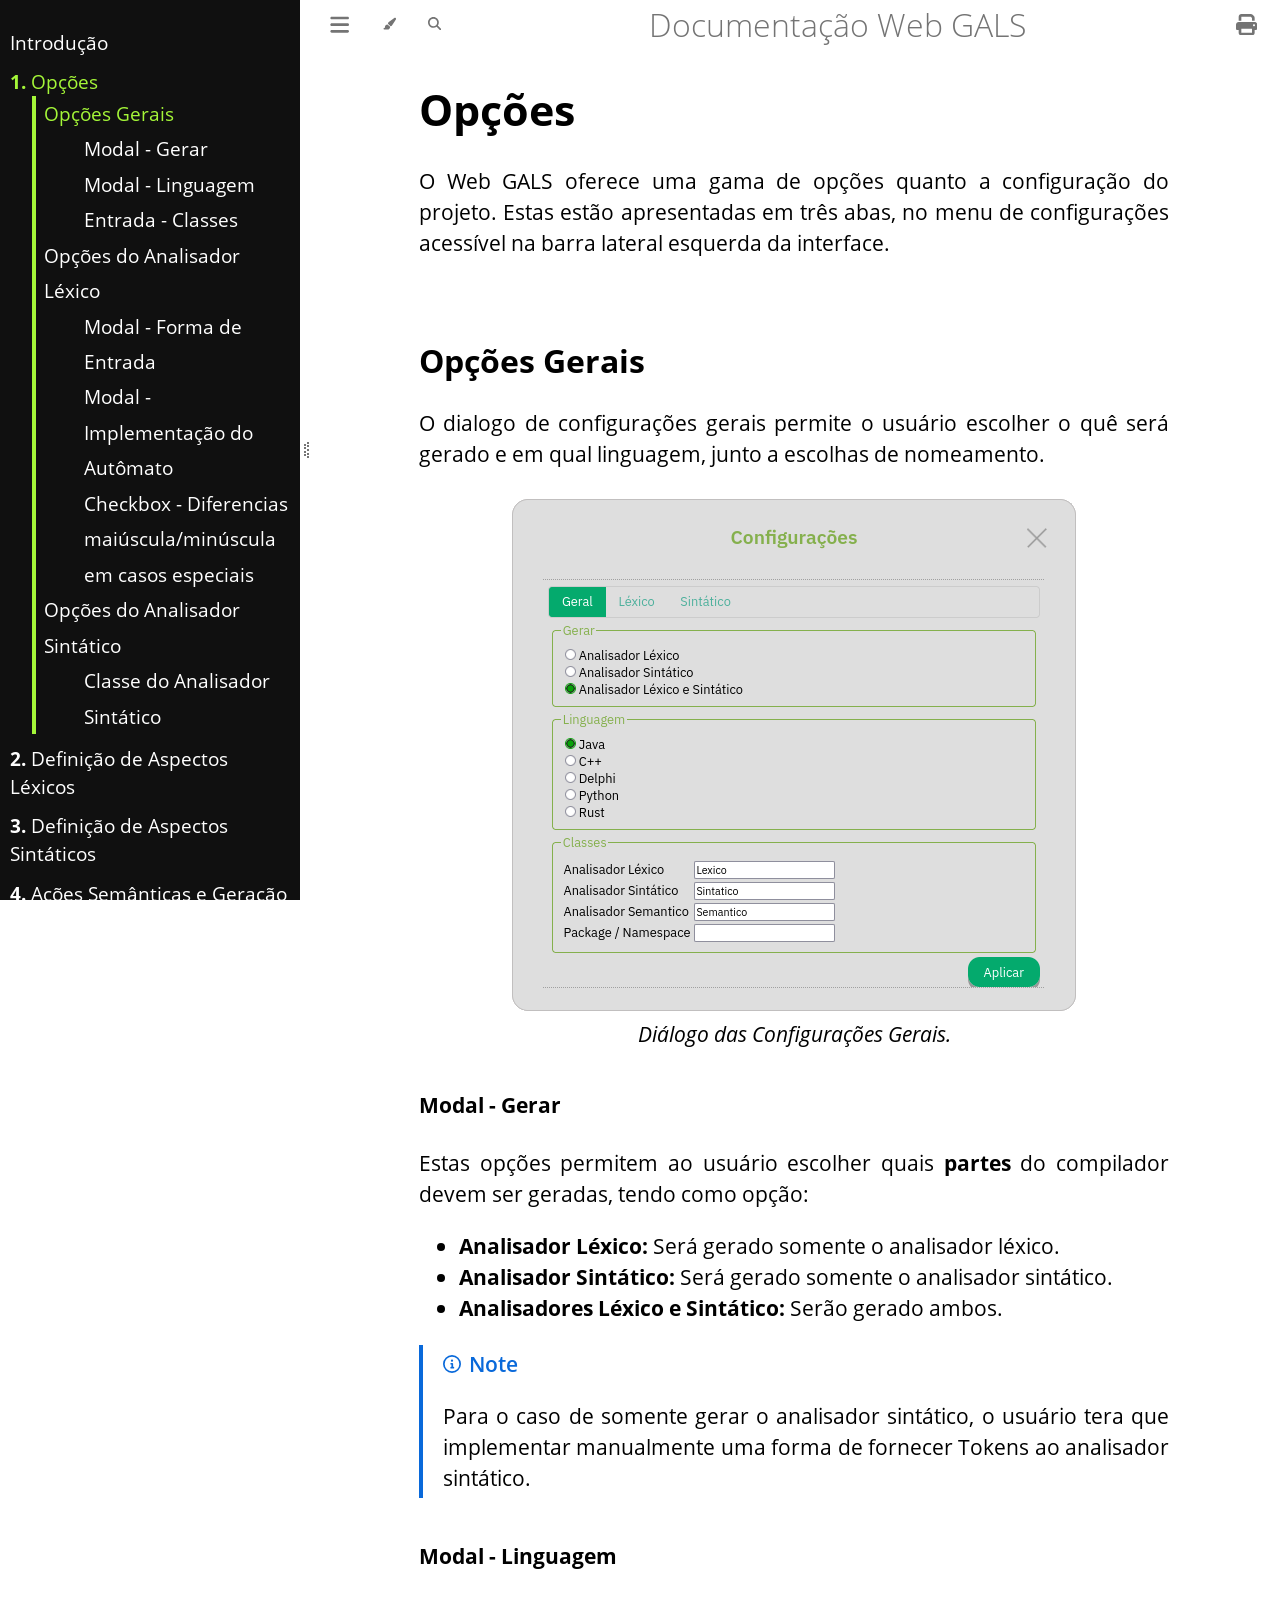
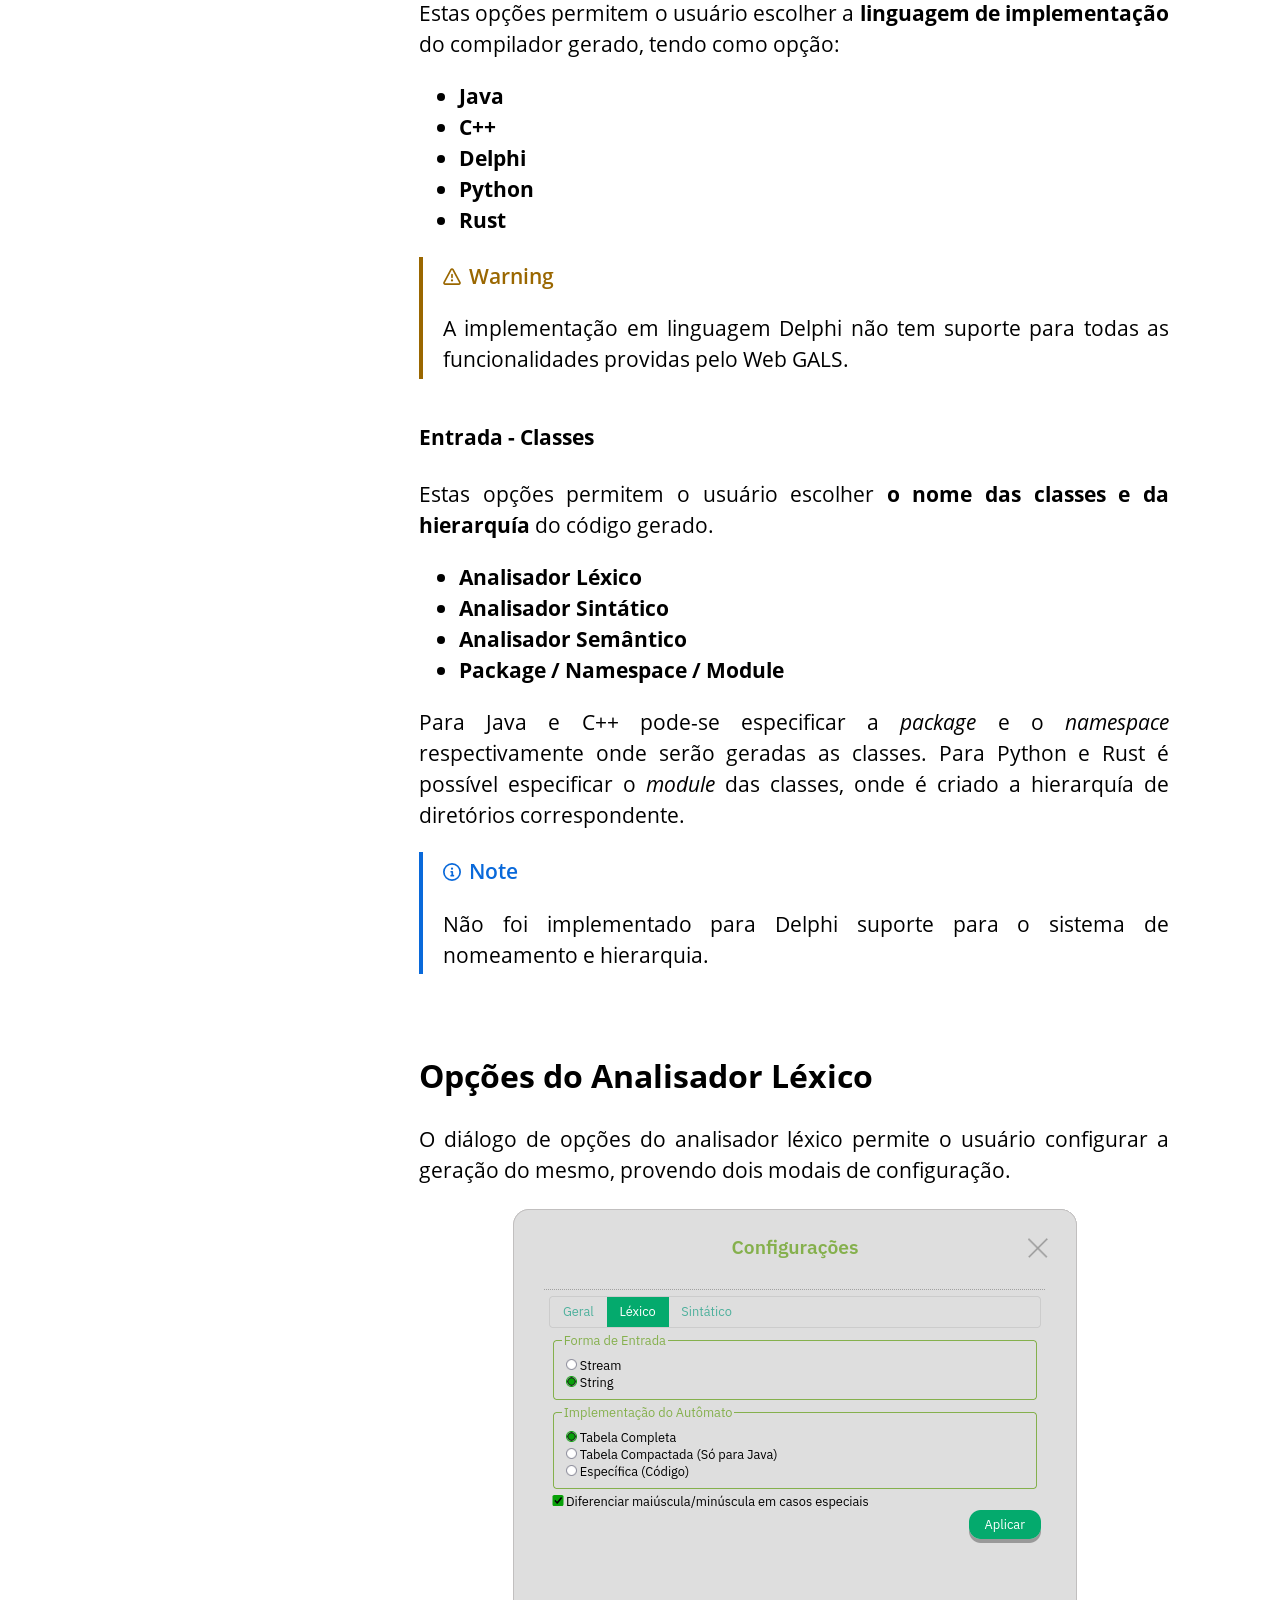
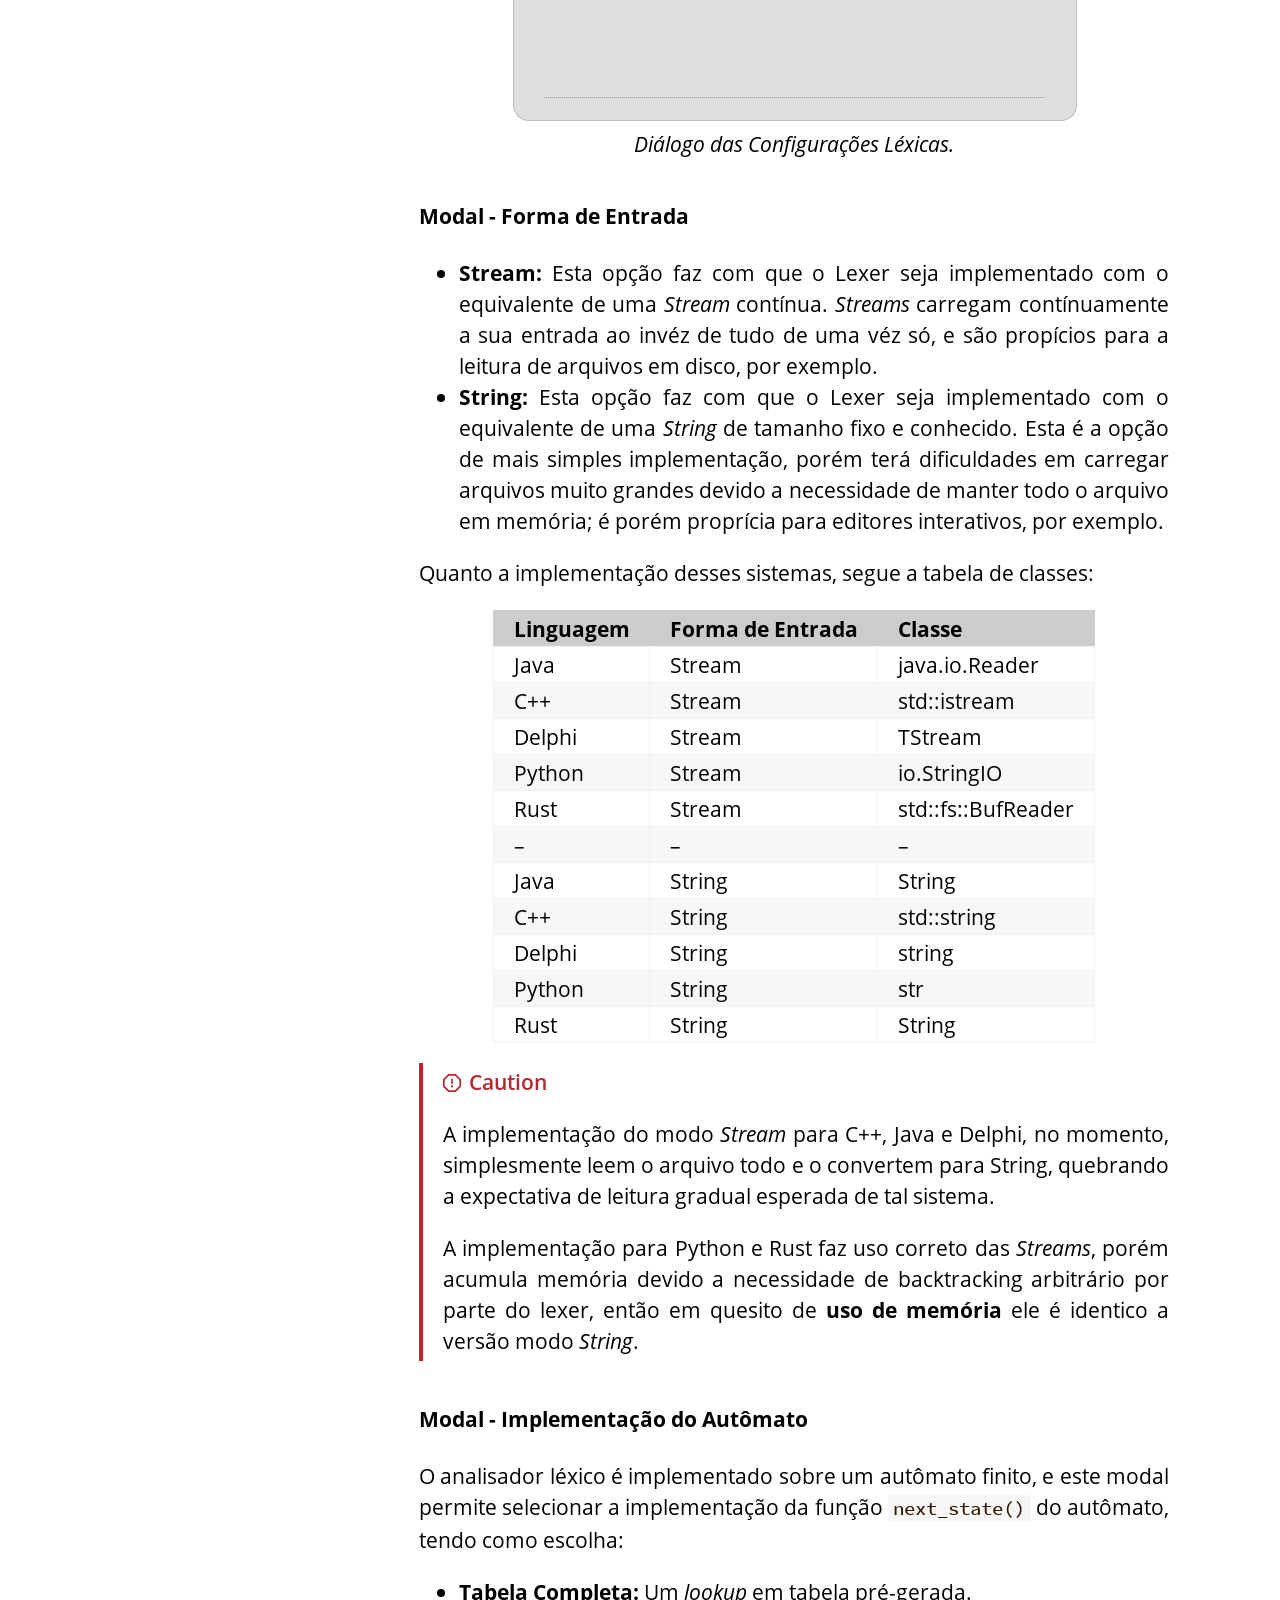
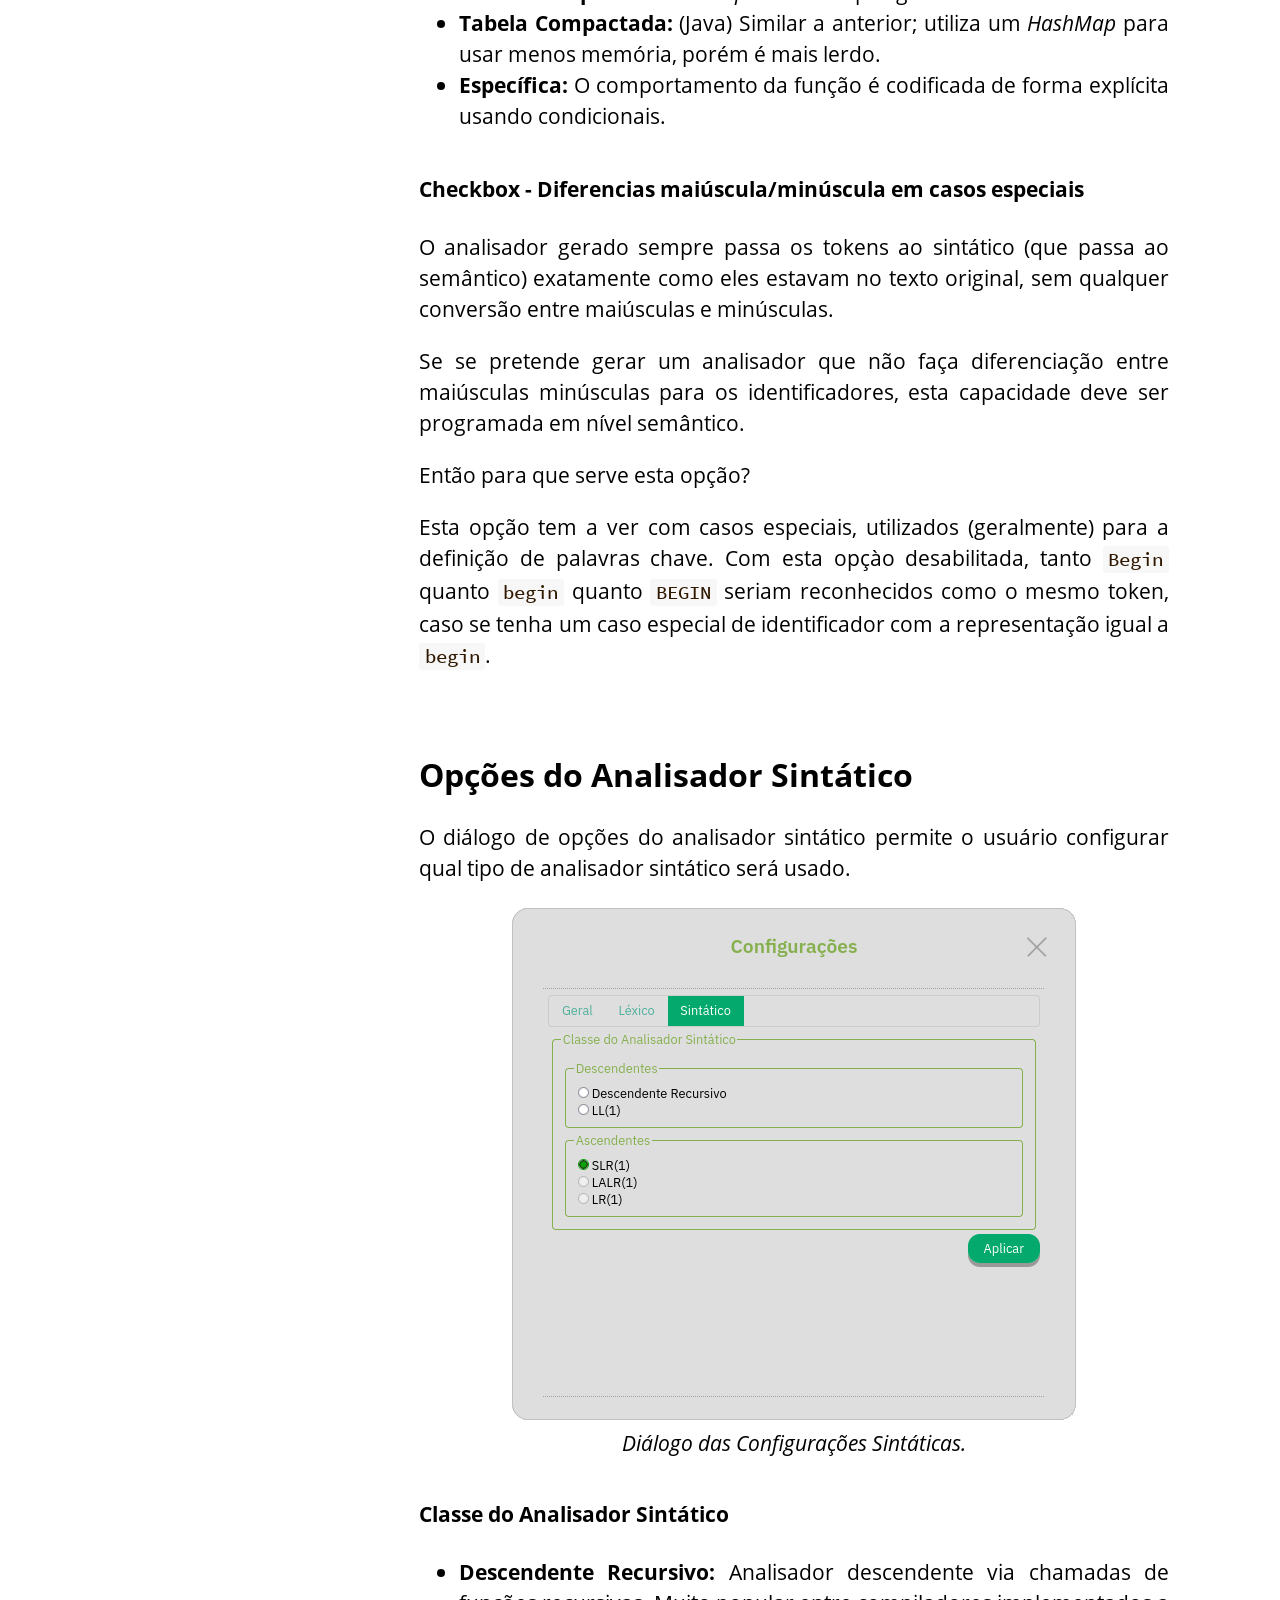
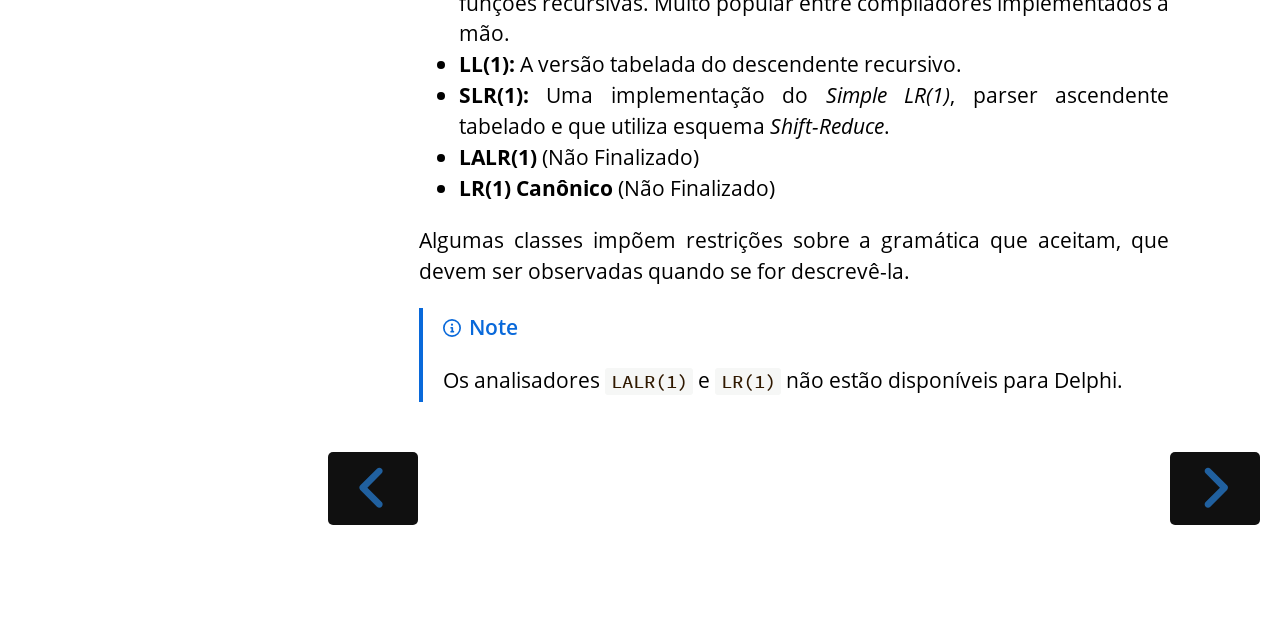
<file: docs/opcoes.html>
<!DOCTYPE HTML>
<html lang="pt-BR" class="gals sidebar-visible" dir="ltr">
    <head>
        <!-- Book generated using mdBook -->
        <meta charset="UTF-8">
        <title>Opções - Documentação Web GALS</title>


        <!-- Custom HTML head -->

        <meta name="description" content="">
        <meta name="viewport" content="width=device-width, initial-scale=1">
        <meta name="theme-color" content="#ffffff">

        <link rel="icon" href="favicon-de23e50b.svg">
        <link rel="shortcut icon" href="favicon-8114d1fc.png">
        <link rel="stylesheet" href="css/variables-a878f8a5.css">
        <link rel="stylesheet" href="css/general-2459343d.css">
        <link rel="stylesheet" href="css/chrome-ae938929.css">
        <link rel="stylesheet" href="css/print-9e4910d8.css" media="print">

        <!-- Fonts -->
        <link rel="stylesheet" href="fonts/fonts-9644e21d.css">

        <!-- Highlight.js Stylesheets -->
        <link rel="stylesheet" id="mdbook-highlight-css" href="highlight-493f70e1.css">
        <link rel="stylesheet" id="mdbook-tomorrow-night-css" href="tomorrow-night-4c0ae647.css">
        <link rel="stylesheet" id="mdbook-ayu-highlight-css" href="ayu-highlight-3fdfc3ac.css">

        <!-- Custom theme stylesheets -->
        <link rel="stylesheet" href="theme/custom-a94b88e8.css">


        <!-- Provide site root and default themes to javascript -->
        <script>
            const path_to_root = "";
            const default_light_theme = "gals";
            const default_dark_theme = "gals";
            window.path_to_searchindex_js = "searchindex-b3a8b005.js";
        </script>
        <!-- Start loading toc.js asap -->
        <script src="toc-96c027f1.js"></script>
    </head>
    <body>
    <div id="mdbook-help-container">
        <div id="mdbook-help-popup">
            <h2 class="mdbook-help-title">Keyboard shortcuts</h2>
            <div>
                <p>Press <kbd>←</kbd> or <kbd>→</kbd> to navigate between chapters</p>
                <p>Press <kbd>S</kbd> or <kbd>/</kbd> to search in the book</p>
                <p>Press <kbd>?</kbd> to show this help</p>
                <p>Press <kbd>Esc</kbd> to hide this help</p>
            </div>
        </div>
    </div>
    <div id="mdbook-body-container">
        <!-- Work around some values being stored in localStorage wrapped in quotes -->
        <script>
            try {
                let theme = localStorage.getItem('mdbook-theme');
                let sidebar = localStorage.getItem('mdbook-sidebar');

                if (theme.startsWith('"') && theme.endsWith('"')) {
                    localStorage.setItem('mdbook-theme', theme.slice(1, theme.length - 1));
                }

                if (sidebar.startsWith('"') && sidebar.endsWith('"')) {
                    localStorage.setItem('mdbook-sidebar', sidebar.slice(1, sidebar.length - 1));
                }
            } catch (e) { }
        </script>

        <!-- Set the theme before any content is loaded, prevents flash -->
        <script>
            const default_theme = window.matchMedia("(prefers-color-scheme: dark)").matches ? default_dark_theme : default_light_theme;
            let theme;
            try { theme = localStorage.getItem('mdbook-theme'); } catch(e) { }
            if (theme === null || theme === undefined) { theme = default_theme; }
            const html = document.documentElement;
            html.classList.remove('gals')
            html.classList.add(theme);
            html.classList.add("js");
        </script>

        <input type="checkbox" id="mdbook-sidebar-toggle-anchor" class="hidden">

        <!-- Hide / unhide sidebar before it is displayed -->
        <script>
            let sidebar = null;
            const sidebar_toggle = document.getElementById("mdbook-sidebar-toggle-anchor");
            if (document.body.clientWidth >= 1080) {
                try { sidebar = localStorage.getItem('mdbook-sidebar'); } catch(e) { }
                sidebar = sidebar || 'visible';
            } else {
                sidebar = 'hidden';
                sidebar_toggle.checked = false;
            }
            if (sidebar === 'visible') {
                sidebar_toggle.checked = true;
            } else {
                html.classList.remove('sidebar-visible');
            }
        </script>

        <nav id="mdbook-sidebar" class="sidebar" aria-label="Table of contents">
            <!-- populated by js -->
            <mdbook-sidebar-scrollbox class="sidebar-scrollbox"></mdbook-sidebar-scrollbox>
            <noscript>
                <iframe class="sidebar-iframe-outer" src="toc.html"></iframe>
            </noscript>
            <div id="mdbook-sidebar-resize-handle" class="sidebar-resize-handle">
                <div class="sidebar-resize-indicator"></div>
            </div>
        </nav>

        <div id="mdbook-page-wrapper" class="page-wrapper">

            <div class="page">
                <div id="mdbook-menu-bar-hover-placeholder"></div>
                <div id="mdbook-menu-bar" class="menu-bar sticky">
                    <div class="left-buttons">
                        <label id="mdbook-sidebar-toggle" class="icon-button" for="mdbook-sidebar-toggle-anchor" title="Toggle Table of Contents" aria-label="Toggle Table of Contents" aria-controls="mdbook-sidebar">
                            <span class=fa-svg><svg xmlns="http://www.w3.org/2000/svg" viewBox="0 0 448 512"><!--! Font Awesome Free 6.2.0 by @fontawesome - https://fontawesome.com License - https://fontawesome.com/license/free (Icons: CC BY 4.0, Fonts: SIL OFL 1.1, Code: MIT License) Copyright 2022 Fonticons, Inc. --><path d="M0 96C0 78.3 14.3 64 32 64H416c17.7 0 32 14.3 32 32s-14.3 32-32 32H32C14.3 128 0 113.7 0 96zM0 256c0-17.7 14.3-32 32-32H416c17.7 0 32 14.3 32 32s-14.3 32-32 32H32c-17.7 0-32-14.3-32-32zM448 416c0 17.7-14.3 32-32 32H32c-17.7 0-32-14.3-32-32s14.3-32 32-32H416c17.7 0 32 14.3 32 32z"/></svg></span>
                        </label>
                        <button id="mdbook-theme-toggle" class="icon-button" type="button" title="Change theme" aria-label="Change theme" aria-haspopup="true" aria-expanded="false" aria-controls="mdbook-theme-list">
                            <span class=fa-svg><svg xmlns="http://www.w3.org/2000/svg" viewBox="0 0 576 512"><!--! Font Awesome Free 6.2.0 by @fontawesome - https://fontawesome.com License - https://fontawesome.com/license/free (Icons: CC BY 4.0, Fonts: SIL OFL 1.1, Code: MIT License) Copyright 2022 Fonticons, Inc. --><path d="M371.3 367.1c27.3-3.9 51.9-19.4 67.2-42.9L600.2 74.1c12.6-19.5 9.4-45.3-7.6-61.2S549.7-4.4 531.1 9.6L294.4 187.2c-24 18-38.2 46.1-38.4 76.1L371.3 367.1zm-19.6 25.4l-116-104.4C175.9 290.3 128 339.6 128 400c0 3.9 .2 7.8 .6 11.6c1.8 17.5-10.2 36.4-27.8 36.4H96c-17.7 0-32 14.3-32 32s14.3 32 32 32H240c61.9 0 112-50.1 112-112c0-2.5-.1-5-.2-7.5z"/></svg></span>
                        </button>
                        <ul id="mdbook-theme-list" class="theme-popup" aria-label="Themes" role="menu">
                            <li role="none"><button role="menuitem" class="theme" id="mdbook-theme-default_theme">Auto</button></li>
			    <li role="none"><button role="menuitem" class="theme" id="mdbook-theme-gals">GALS</button></li>
                            <li role="none"><button role="menuitem" class="theme" id="mdbook-theme-light">Light</button></li>
                            <li role="none"><button role="menuitem" class="theme" id="mdbook-theme-rust">Rust</button></li>
                            <li role="none"><button role="menuitem" class="theme" id="mdbook-theme-coal">Coal</button></li>
                            <li role="none"><button role="menuitem" class="theme" id="mdbook-theme-navy">Navy</button></li>
                            <li role="none"><button role="menuitem" class="theme" id="mdbook-theme-ayu">Ayu</button></li>
                        </ul>
                        <button id="mdbook-search-toggle" class="icon-button" type="button" title="Search (`/`)" aria-label="Toggle Searchbar" aria-expanded="false" aria-keyshortcuts="/ s" aria-controls="mdbook-searchbar">
                            <span class=fa-svg><svg xmlns="http://www.w3.org/2000/svg" viewBox="0 0 512 512"><!--! Font Awesome Free 6.2.0 by @fontawesome - https://fontawesome.com License - https://fontawesome.com/license/free (Icons: CC BY 4.0, Fonts: SIL OFL 1.1, Code: MIT License) Copyright 2022 Fonticons, Inc. --><path d="M416 208c0 45.9-14.9 88.3-40 122.7L502.6 457.4c12.5 12.5 12.5 32.8 0 45.3s-32.8 12.5-45.3 0L330.7 376c-34.4 25.2-76.8 40-122.7 40C93.1 416 0 322.9 0 208S93.1 0 208 0S416 93.1 416 208zM208 352c79.5 0 144-64.5 144-144s-64.5-144-144-144S64 128.5 64 208s64.5 144 144 144z"/></svg></span>
                        </button>
                    </div>

                    <h1 class="menu-title">Documentação Web GALS</h1>

                    <div class="right-buttons">
                        <a href="print.html" title="Print this book" aria-label="Print this book">
                            <span class=fa-svg id="print-button"><svg xmlns="http://www.w3.org/2000/svg" viewBox="0 0 512 512"><!--! Font Awesome Free 6.2.0 by @fontawesome - https://fontawesome.com License - https://fontawesome.com/license/free (Icons: CC BY 4.0, Fonts: SIL OFL 1.1, Code: MIT License) Copyright 2022 Fonticons, Inc. --><path d="M128 0C92.7 0 64 28.7 64 64v96h64V64H354.7L384 93.3V160h64V93.3c0-17-6.7-33.3-18.7-45.3L400 18.7C388 6.7 371.7 0 354.7 0H128zM384 352v32 64H128V384 368 352H384zm64 32h32c17.7 0 32-14.3 32-32V256c0-35.3-28.7-64-64-64H64c-35.3 0-64 28.7-64 64v96c0 17.7 14.3 32 32 32H64v64c0 35.3 28.7 64 64 64H384c35.3 0 64-28.7 64-64V384zm-16-88c-13.3 0-24-10.7-24-24s10.7-24 24-24s24 10.7 24 24s-10.7 24-24 24z"/></svg></span>
                        </a>

                    </div>
                </div>

                <div id="mdbook-search-wrapper" class="hidden">
                    <form id="mdbook-searchbar-outer" class="searchbar-outer">
                        <div class="search-wrapper">
                            <input type="search" id="mdbook-searchbar" name="searchbar" placeholder="Search this book ..." aria-controls="mdbook-searchresults-outer" aria-describedby="searchresults-header">
                            <div class="spinner-wrapper">
                                <span class=fa-svg id="fa-spin"><svg xmlns="http://www.w3.org/2000/svg" viewBox="0 0 512 512"><!--! Font Awesome Free 6.2.0 by @fontawesome - https://fontawesome.com License - https://fontawesome.com/license/free (Icons: CC BY 4.0, Fonts: SIL OFL 1.1, Code: MIT License) Copyright 2022 Fonticons, Inc. --><path d="M304 48c0-26.5-21.5-48-48-48s-48 21.5-48 48s21.5 48 48 48s48-21.5 48-48zm0 416c0-26.5-21.5-48-48-48s-48 21.5-48 48s21.5 48 48 48s48-21.5 48-48zM48 304c26.5 0 48-21.5 48-48s-21.5-48-48-48s-48 21.5-48 48s21.5 48 48 48zm464-48c0-26.5-21.5-48-48-48s-48 21.5-48 48s21.5 48 48 48s48-21.5 48-48zM142.9 437c18.7-18.7 18.7-49.1 0-67.9s-49.1-18.7-67.9 0s-18.7 49.1 0 67.9s49.1 18.7 67.9 0zm0-294.2c18.7-18.7 18.7-49.1 0-67.9S93.7 56.2 75 75s-18.7 49.1 0 67.9s49.1 18.7 67.9 0zM369.1 437c18.7 18.7 49.1 18.7 67.9 0s18.7-49.1 0-67.9s-49.1-18.7-67.9 0s-18.7 49.1 0 67.9z"/></svg></span>
                            </div>
                        </div>
                    </form>
                    <div id="mdbook-searchresults-outer" class="searchresults-outer hidden">
                        <div id="mdbook-searchresults-header" class="searchresults-header"></div>
                        <ul id="mdbook-searchresults">
                        </ul>
                    </div>
                </div>

                <!-- Apply ARIA attributes after the sidebar and the sidebar toggle button are added to the DOM -->
                <script>
                    document.getElementById('mdbook-sidebar-toggle').setAttribute('aria-expanded', sidebar === 'visible');
                    document.getElementById('mdbook-sidebar').setAttribute('aria-hidden', sidebar !== 'visible');
                    Array.from(document.querySelectorAll('#mdbook-sidebar a')).forEach(function(link) {
                        link.setAttribute('tabIndex', sidebar === 'visible' ? 0 : -1);
                    });
                </script>

                <div id="mdbook-content" class="content">
                    <main>
                        <h1 id="opções"><a class="header" href="#opções">Opções</a></h1>
<p>O Web GALS oferece uma gama de opções quanto a configuração do projeto. Estas estão apresentadas em três abas, no menu de configurações acessível
na barra lateral esquerda da interface.</p>
<h2 id="opções-gerais"><a class="header" href="#opções-gerais">Opções Gerais</a></h2>
<p>O dialogo de configurações gerais permite o usuário escolher o quê será gerado e em qual linguagem, junto a escolhas de nomeamento.</p>
<center><img src="./confg.png" alt="Diálogo de Configurações Gerais"></center>
<center><i>Diálogo das Configurações Gerais.</i></center>
<h4 id="modal---gerar"><a class="header" href="#modal---gerar">Modal - Gerar</a></h4>
<p>Estas opções permitem ao usuário escolher quais <strong>partes</strong> do compilador devem ser geradas, tendo como opção:</p>
<ul>
<li><strong>Analisador Léxico:</strong> Será gerado somente o analisador léxico.</li>
<li><strong>Analisador Sintático:</strong> Será gerado somente o analisador sintático.</li>
<li><strong>Analisadores Léxico e Sintático:</strong> Serão gerado ambos.</li>
</ul>
<blockquote class="blockquote-tag blockquote-tag-note">
<p class="blockquote-tag-title"><svg viewbox="0 0 16 16" width="18" height="18"><path d="M0 8a8 8 0 1 1 16 0A8 8 0 0 1 0 8Zm8-6.5a6.5 6.5 0 1 0 0 13 6.5 6.5 0 0 0 0-13ZM6.5 7.75A.75.75 0 0 1 7.25 7h1a.75.75 0 0 1 .75.75v2.75h.25a.75.75 0 0 1 0 1.5h-2a.75.75 0 0 1 0-1.5h.25v-2h-.25a.75.75 0 0 1-.75-.75ZM8 6a1 1 0 1 1 0-2 1 1 0 0 1 0 2Z"></path></svg>Note</p>
<p>Para o caso de somente gerar o analisador sintático, o usuário tera que implementar manualmente uma forma de fornecer Tokens ao analisador sintático.</p>
</blockquote>
<h4 id="modal---linguagem"><a class="header" href="#modal---linguagem">Modal - Linguagem</a></h4>
<p>Estas opções permitem o usuário escolher a <strong>linguagem de implementação</strong> do compilador gerado, tendo como opção:</p>
<ul>
<li><strong>Java</strong></li>
<li><strong>C++</strong></li>
<li><strong>Delphi</strong></li>
<li><strong>Python</strong></li>
<li><strong>Rust</strong></li>
</ul>
<blockquote class="blockquote-tag blockquote-tag-warning">
<p class="blockquote-tag-title"><svg viewbox="0 0 16 16" width="18" height="18"><path d="M6.457 1.047c.659-1.234 2.427-1.234 3.086 0l6.082 11.378A1.75 1.75 0 0 1 14.082 15H1.918a1.75 1.75 0 0 1-1.543-2.575Zm1.763.707a.25.25 0 0 0-.44 0L1.698 13.132a.25.25 0 0 0 .22.368h12.164a.25.25 0 0 0 .22-.368Zm.53 3.996v2.5a.75.75 0 0 1-1.5 0v-2.5a.75.75 0 0 1 1.5 0ZM9 11a1 1 0 1 1-2 0 1 1 0 0 1 2 0Z"></path></svg>Warning</p>
<p>A implementação em linguagem Delphi não tem suporte para todas as funcionalidades providas pelo Web GALS.</p>
</blockquote>
<h4 id="entrada---classes"><a class="header" href="#entrada---classes">Entrada - Classes</a></h4>
<p>Estas opções permitem o usuário escolher <strong>o nome das classes e da hierarquía</strong> do código gerado.</p>
<ul>
<li><strong>Analisador Léxico</strong></li>
<li><strong>Analisador Sintático</strong></li>
<li><strong>Analisador Semântico</strong></li>
<li><strong>Package / Namespace / Module</strong></li>
</ul>
<p>Para Java e C++ pode-se especificar a <em>package</em> e o <em>namespace</em> respectivamente onde serão geradas as classes.
Para Python e Rust é possível especificar o <em>module</em> das classes, onde é criado a hierarquía de diretórios correspondente.</p>
<blockquote class="blockquote-tag blockquote-tag-note">
<p class="blockquote-tag-title"><svg viewbox="0 0 16 16" width="18" height="18"><path d="M0 8a8 8 0 1 1 16 0A8 8 0 0 1 0 8Zm8-6.5a6.5 6.5 0 1 0 0 13 6.5 6.5 0 0 0 0-13ZM6.5 7.75A.75.75 0 0 1 7.25 7h1a.75.75 0 0 1 .75.75v2.75h.25a.75.75 0 0 1 0 1.5h-2a.75.75 0 0 1 0-1.5h.25v-2h-.25a.75.75 0 0 1-.75-.75ZM8 6a1 1 0 1 1 0-2 1 1 0 0 1 0 2Z"></path></svg>Note</p>
<p>Não foi implementado para Delphi suporte para o sistema de nomeamento e hierarquia.</p>
</blockquote>
<h2 id="opções-do-analisador-léxico"><a class="header" href="#opções-do-analisador-léxico">Opções do Analisador Léxico</a></h2>
<p>O diálogo de opções do analisador léxico permite o usuário configurar a geração do mesmo, provendo dois modais de configuração.</p>
<center><img src="./confl.png" alt="Diálogo da Configurações Léxicas"></center>
<center><i>Diálogo das Configurações Léxicas.</i></center>
<h4 id="modal---forma-de-entrada"><a class="header" href="#modal---forma-de-entrada">Modal - Forma de Entrada</a></h4>
<ul>
<li><strong>Stream:</strong> Esta opção faz com que o Lexer seja implementado com o equivalente de uma <em>Stream</em> contínua. <em>Streams</em> carregam contínuamente a sua entrada ao invéz de tudo de uma véz só, e são propícios para a leitura de arquivos em disco, por exemplo.</li>
<li><strong>String:</strong> Esta opção faz com que o Lexer seja implementado com o equivalente de uma <em>String</em> de tamanho fixo e conhecido. Esta é a opção de mais simples implementação, porém terá dificuldades em carregar arquivos muito grandes devido a necessidade de manter todo o arquivo em memória; é porém proprícia para editores interativos, por exemplo.</li>
</ul>
<p>Quanto a implementação desses sistemas, segue a tabela de classes:</p>
<div class="table-wrapper">
<table>
<thead>
<tr><th>Linguagem</th><th>Forma de Entrada</th><th>Classe</th></tr>
</thead>
<tbody>
<tr><td>Java</td><td>Stream</td><td>java.io.Reader</td></tr>
<tr><td>C++</td><td>Stream</td><td>std::istream</td></tr>
<tr><td>Delphi</td><td>Stream</td><td>TStream</td></tr>
<tr><td>Python</td><td>Stream</td><td>io.StringIO</td></tr>
<tr><td>Rust</td><td>Stream</td><td>std::fs::BufReader</td></tr>
<tr><td>–</td><td>–</td><td>–</td></tr>
<tr><td>Java</td><td>String</td><td>String</td></tr>
<tr><td>C++</td><td>String</td><td>std::string</td></tr>
<tr><td>Delphi</td><td>String</td><td>string</td></tr>
<tr><td>Python</td><td>String</td><td>str</td></tr>
<tr><td>Rust</td><td>String</td><td>String</td></tr>
</tbody>
</table>
</div>
<blockquote class="blockquote-tag blockquote-tag-caution">
<p class="blockquote-tag-title"><svg viewbox="0 0 16 16" width="18" height="18"><path d="M4.47.22A.749.749 0 0 1 5 0h6c.199 0 .389.079.53.22l4.25 4.25c.141.14.22.331.22.53v6a.749.749 0 0 1-.22.53l-4.25 4.25A.749.749 0 0 1 11 16H5a.749.749 0 0 1-.53-.22L.22 11.53A.749.749 0 0 1 0 11V5c0-.199.079-.389.22-.53Zm.84 1.28L1.5 5.31v5.38l3.81 3.81h5.38l3.81-3.81V5.31L10.69 1.5ZM8 4a.75.75 0 0 1 .75.75v3.5a.75.75 0 0 1-1.5 0v-3.5A.75.75 0 0 1 8 4Zm0 8a1 1 0 1 1 0-2 1 1 0 0 1 0 2Z"></path></svg>Caution</p>
<p>A implementação do modo <em>Stream</em> para C++, Java e Delphi, no momento, simplesmente
leem o arquivo todo e o convertem para String, quebrando a expectativa de leitura gradual
esperada de tal sistema.</p>
<p>A implementação para Python e Rust faz uso correto das <em>Streams</em>, porém acumula memória devido a necessidade
de backtracking arbitrário por parte do lexer, então em quesito de <strong>uso de memória</strong> ele é identico a versão modo <em>String</em>.</p>
</blockquote>
<h4 id="modal---implementação-do-autômato"><a class="header" href="#modal---implementação-do-autômato">Modal - Implementação do Autômato</a></h4>
<p>O analisador léxico é implementado sobre um autômato finito,
e este modal permite selecionar a implementação da função <code>next_state()</code> do autômato, tendo como escolha:</p>
<ul>
<li><strong>Tabela Completa:</strong> Um <em>lookup</em> em tabela pré-gerada.</li>
<li><strong>Tabela Compactada:</strong> (Java) Similar a anterior; utiliza um <em>HashMap</em> para usar menos memória, porém é mais lerdo.</li>
<li><strong>Específica:</strong> O comportamento da função é codificada de forma explícita usando condicionais.</li>
</ul>
<h4 id="checkbox---diferencias-maiúsculaminúscula-em-casos-especiais"><a class="header" href="#checkbox---diferencias-maiúsculaminúscula-em-casos-especiais">Checkbox - Diferencias maiúscula/minúscula em casos especiais</a></h4>
<p>O analisador gerado sempre passa os tokens ao sintático (que passa ao semântico) exatamente como eles estavam no texto original, sem qualquer conversão entre maiúsculas e minúsculas.</p>
<p>Se se pretende gerar um analisador que não faça diferenciação entre maiúsculas minúsculas para os identificadores, esta capacidade deve ser programada em nível semântico.</p>
<p>Então para que serve esta opção?</p>
<p>Esta opção tem a ver com casos especiais, utilizados (geralmente) para a definição de palavras chave. Com esta opçào desabilitada, tanto <code>Begin</code> quanto <code>begin</code> quanto <code>BEGIN</code> seriam reconhecidos como o mesmo token, caso se tenha um caso especial de identificador com a representação igual a <code>begin</code>.</p>
<h2 id="opções-do-analisador-sintático"><a class="header" href="#opções-do-analisador-sintático">Opções do Analisador Sintático</a></h2>
<p>O diálogo de opções do analisador sintático permite o usuário configurar qual tipo de analisador sintático será usado.</p>
<center><img src="./confs.png" alt="Diálogo de Configurações Sintáticas"></center>
<center><i>Diálogo das Configurações Sintáticas.</i></center>
<h4 id="classe-do-analisador-sintático"><a class="header" href="#classe-do-analisador-sintático">Classe do Analisador Sintático</a></h4>
<ul>
<li><strong>Descendente Recursivo:</strong> Analisador descendente via chamadas de funções recursivas. Muito popular entre compiladores implementados a mão.</li>
<li><strong>LL(1):</strong> A versão tabelada do descendente recursivo.</li>
<li><strong>SLR(1):</strong> Uma implementação do <em>Simple LR(1)</em>, parser ascendente tabelado e que utiliza esquema <em>Shift-Reduce</em>.</li>
<li><strong>LALR(1)</strong> (Não Finalizado)</li>
<li><strong>LR(1) Canônico</strong> (Não Finalizado)</li>
</ul>
<p>Algumas classes impõem restrições sobre a gramática que aceitam, que devem ser observadas quando se for descrevê-la.</p>
<blockquote class="blockquote-tag blockquote-tag-note">
<p class="blockquote-tag-title"><svg viewbox="0 0 16 16" width="18" height="18"><path d="M0 8a8 8 0 1 1 16 0A8 8 0 0 1 0 8Zm8-6.5a6.5 6.5 0 1 0 0 13 6.5 6.5 0 0 0 0-13ZM6.5 7.75A.75.75 0 0 1 7.25 7h1a.75.75 0 0 1 .75.75v2.75h.25a.75.75 0 0 1 0 1.5h-2a.75.75 0 0 1 0-1.5h.25v-2h-.25a.75.75 0 0 1-.75-.75ZM8 6a1 1 0 1 1 0-2 1 1 0 0 1 0 2Z"></path></svg>Note</p>
<p>Os analisadores <code>LALR(1)</code> e <code>LR(1)</code> não estão disponíveis para Delphi.</p>
</blockquote>

                    </main>

                    <nav class="nav-wrapper" aria-label="Page navigation">
                        <!-- Mobile navigation buttons -->
                            <a rel="prev" href="intro.html" class="mobile-nav-chapters previous" title="Previous chapter" aria-label="Previous chapter" aria-keyshortcuts="Left">
                                <span class=fa-svg><svg xmlns="http://www.w3.org/2000/svg" viewBox="0 0 320 512"><!--! Font Awesome Free 6.2.0 by @fontawesome - https://fontawesome.com License - https://fontawesome.com/license/free (Icons: CC BY 4.0, Fonts: SIL OFL 1.1, Code: MIT License) Copyright 2022 Fonticons, Inc. --><path d="M41.4 233.4c-12.5 12.5-12.5 32.8 0 45.3l160 160c12.5 12.5 32.8 12.5 45.3 0s12.5-32.8 0-45.3L109.3 256 246.6 118.6c12.5-12.5 12.5-32.8 0-45.3s-32.8-12.5-45.3 0l-160 160z"/></svg></span>
                            </a>

                            <a rel="next prefetch" href="lex.html" class="mobile-nav-chapters next" title="Next chapter" aria-label="Next chapter" aria-keyshortcuts="Right">
                                <span class=fa-svg><svg xmlns="http://www.w3.org/2000/svg" viewBox="0 0 320 512"><!--! Font Awesome Free 6.2.0 by @fontawesome - https://fontawesome.com License - https://fontawesome.com/license/free (Icons: CC BY 4.0, Fonts: SIL OFL 1.1, Code: MIT License) Copyright 2022 Fonticons, Inc. --><path d="M278.6 233.4c12.5 12.5 12.5 32.8 0 45.3l-160 160c-12.5 12.5-32.8 12.5-45.3 0s-12.5-32.8 0-45.3L210.7 256 73.4 118.6c-12.5-12.5-12.5-32.8 0-45.3s32.8-12.5 45.3 0l160 160z"/></svg></span>
                            </a>

                        <div style="clear: both"></div>
                    </nav>
                </div>
            </div>

            <nav class="nav-wide-wrapper" aria-label="Page navigation">
                    <a rel="prev" href="intro.html" class="nav-chapters previous" title="Previous chapter" aria-label="Previous chapter" aria-keyshortcuts="Left">
                        <span class=fa-svg><svg xmlns="http://www.w3.org/2000/svg" viewBox="0 0 320 512"><!--! Font Awesome Free 6.2.0 by @fontawesome - https://fontawesome.com License - https://fontawesome.com/license/free (Icons: CC BY 4.0, Fonts: SIL OFL 1.1, Code: MIT License) Copyright 2022 Fonticons, Inc. --><path d="M41.4 233.4c-12.5 12.5-12.5 32.8 0 45.3l160 160c12.5 12.5 32.8 12.5 45.3 0s12.5-32.8 0-45.3L109.3 256 246.6 118.6c12.5-12.5 12.5-32.8 0-45.3s-32.8-12.5-45.3 0l-160 160z"/></svg></span>
                    </a>

                    <a rel="next prefetch" href="lex.html" class="nav-chapters next" title="Next chapter" aria-label="Next chapter" aria-keyshortcuts="Right">
                        <span class=fa-svg><svg xmlns="http://www.w3.org/2000/svg" viewBox="0 0 320 512"><!--! Font Awesome Free 6.2.0 by @fontawesome - https://fontawesome.com License - https://fontawesome.com/license/free (Icons: CC BY 4.0, Fonts: SIL OFL 1.1, Code: MIT License) Copyright 2022 Fonticons, Inc. --><path d="M278.6 233.4c12.5 12.5 12.5 32.8 0 45.3l-160 160c-12.5 12.5-32.8 12.5-45.3 0s-12.5-32.8 0-45.3L210.7 256 73.4 118.6c-12.5-12.5-12.5-32.8 0-45.3s32.8-12.5 45.3 0l160 160z"/></svg></span>
                    </a>
            </nav>

        </div>

        <template id=fa-eye><span class=fa-svg><svg xmlns="http://www.w3.org/2000/svg" viewBox="0 0 576 512"><!--! Font Awesome Free 6.2.0 by @fontawesome - https://fontawesome.com License - https://fontawesome.com/license/free (Icons: CC BY 4.0, Fonts: SIL OFL 1.1, Code: MIT License) Copyright 2022 Fonticons, Inc. --><path d="M288 32c-80.8 0-145.5 36.8-192.6 80.6C48.6 156 17.3 208 2.5 243.7c-3.3 7.9-3.3 16.7 0 24.6C17.3 304 48.6 356 95.4 399.4C142.5 443.2 207.2 480 288 480s145.5-36.8 192.6-80.6c46.8-43.5 78.1-95.4 93-131.1c3.3-7.9 3.3-16.7 0-24.6c-14.9-35.7-46.2-87.7-93-131.1C433.5 68.8 368.8 32 288 32zM432 256c0 79.5-64.5 144-144 144s-144-64.5-144-144s64.5-144 144-144s144 64.5 144 144zM288 192c0 35.3-28.7 64-64 64c-11.5 0-22.3-3-31.6-8.4c-.2 2.8-.4 5.5-.4 8.4c0 53 43 96 96 96s96-43 96-96s-43-96-96-96c-2.8 0-5.6 .1-8.4 .4c5.3 9.3 8.4 20.1 8.4 31.6z"/></svg></span></template>
        <template id=fa-eye-slash><span class=fa-svg><svg xmlns="http://www.w3.org/2000/svg" viewBox="0 0 640 512"><!--! Font Awesome Free 6.2.0 by @fontawesome - https://fontawesome.com License - https://fontawesome.com/license/free (Icons: CC BY 4.0, Fonts: SIL OFL 1.1, Code: MIT License) Copyright 2022 Fonticons, Inc. --><path d="M38.8 5.1C28.4-3.1 13.3-1.2 5.1 9.2S-1.2 34.7 9.2 42.9l592 464c10.4 8.2 25.5 6.3 33.7-4.1s6.3-25.5-4.1-33.7L525.6 386.7c39.6-40.6 66.4-86.1 79.9-118.4c3.3-7.9 3.3-16.7 0-24.6c-14.9-35.7-46.2-87.7-93-131.1C465.5 68.8 400.8 32 320 32c-68.2 0-125 26.3-169.3 60.8L38.8 5.1zM223.1 149.5C248.6 126.2 282.7 112 320 112c79.5 0 144 64.5 144 144c0 24.9-6.3 48.3-17.4 68.7L408 294.5c5.2-11.8 8-24.8 8-38.5c0-53-43-96-96-96c-2.8 0-5.6 .1-8.4 .4c5.3 9.3 8.4 20.1 8.4 31.6c0 10.2-2.4 19.8-6.6 28.3l-90.3-70.8zm223.1 298L373 389.9c-16.4 6.5-34.3 10.1-53 10.1c-79.5 0-144-64.5-144-144c0-6.9 .5-13.6 1.4-20.2L83.1 161.5C60.3 191.2 44 220.8 34.5 243.7c-3.3 7.9-3.3 16.7 0 24.6c14.9 35.7 46.2 87.7 93 131.1C174.5 443.2 239.2 480 320 480c47.8 0 89.9-12.9 126.2-32.5z"/></svg></span></template>
        <template id=fa-copy><span class=fa-svg><svg xmlns="http://www.w3.org/2000/svg" viewBox="0 0 512 512"><!--! Font Awesome Free 6.2.0 by @fontawesome - https://fontawesome.com License - https://fontawesome.com/license/free (Icons: CC BY 4.0, Fonts: SIL OFL 1.1, Code: MIT License) Copyright 2022 Fonticons, Inc. --><path d="M502.6 70.63l-61.25-61.25C435.4 3.371 427.2 0 418.7 0H255.1c-35.35 0-64 28.66-64 64l.0195 256C192 355.4 220.7 384 256 384h192c35.2 0 64-28.8 64-64V93.25C512 84.77 508.6 76.63 502.6 70.63zM464 320c0 8.836-7.164 16-16 16H255.1c-8.838 0-16-7.164-16-16L239.1 64.13c0-8.836 7.164-16 16-16h128L384 96c0 17.67 14.33 32 32 32h47.1V320zM272 448c0 8.836-7.164 16-16 16H63.1c-8.838 0-16-7.164-16-16L47.98 192.1c0-8.836 7.164-16 16-16H160V128H63.99c-35.35 0-64 28.65-64 64l.0098 256C.002 483.3 28.66 512 64 512h192c35.2 0 64-28.8 64-64v-32h-47.1L272 448z"/></svg></span></template>
        <template id=fa-play><span class=fa-svg><svg xmlns="http://www.w3.org/2000/svg" viewBox="0 0 384 512"><!--! Font Awesome Free 6.2.0 by @fontawesome - https://fontawesome.com License - https://fontawesome.com/license/free (Icons: CC BY 4.0, Fonts: SIL OFL 1.1, Code: MIT License) Copyright 2022 Fonticons, Inc. --><path d="M73 39c-14.8-9.1-33.4-9.4-48.5-.9S0 62.6 0 80V432c0 17.4 9.4 33.4 24.5 41.9s33.7 8.1 48.5-.9L361 297c14.3-8.7 23-24.2 23-41s-8.7-32.2-23-41L73 39z"/></svg></span></template>
        <template id=fa-clock-rotate-left><span class=fa-svg><svg xmlns="http://www.w3.org/2000/svg" viewBox="0 0 512 512"><!--! Font Awesome Free 6.2.0 by @fontawesome - https://fontawesome.com License - https://fontawesome.com/license/free (Icons: CC BY 4.0, Fonts: SIL OFL 1.1, Code: MIT License) Copyright 2022 Fonticons, Inc. --><path d="M75 75L41 41C25.9 25.9 0 36.6 0 57.9V168c0 13.3 10.7 24 24 24H134.1c21.4 0 32.1-25.9 17-41l-30.8-30.8C155 85.5 203 64 256 64c106 0 192 86 192 192s-86 192-192 192c-40.8 0-78.6-12.7-109.7-34.4c-14.5-10.1-34.4-6.6-44.6 7.9s-6.6 34.4 7.9 44.6C151.2 495 201.7 512 256 512c141.4 0 256-114.6 256-256S397.4 0 256 0C185.3 0 121.3 28.7 75 75zm181 53c-13.3 0-24 10.7-24 24V256c0 6.4 2.5 12.5 7 17l72 72c9.4 9.4 24.6 9.4 33.9 0s9.4-24.6 0-33.9l-65-65V152c0-13.3-10.7-24-24-24z"/></svg></span></template>



        <script>
            window.playground_copyable = true;
        </script>


        <script src="elasticlunr-ef4e11c1.min.js"></script>
        <script src="mark-09e88c2c.min.js"></script>
        <script src="searcher-c2a407aa.js"></script>

        <script src="clipboard-1626706a.min.js"></script>
        <script src="highlight-abc7f01d.js"></script>
        <script src="book-a0b12cfe.js"></script>

        <!-- Custom JS scripts -->



    </div>
    </body>
</html>
</file>
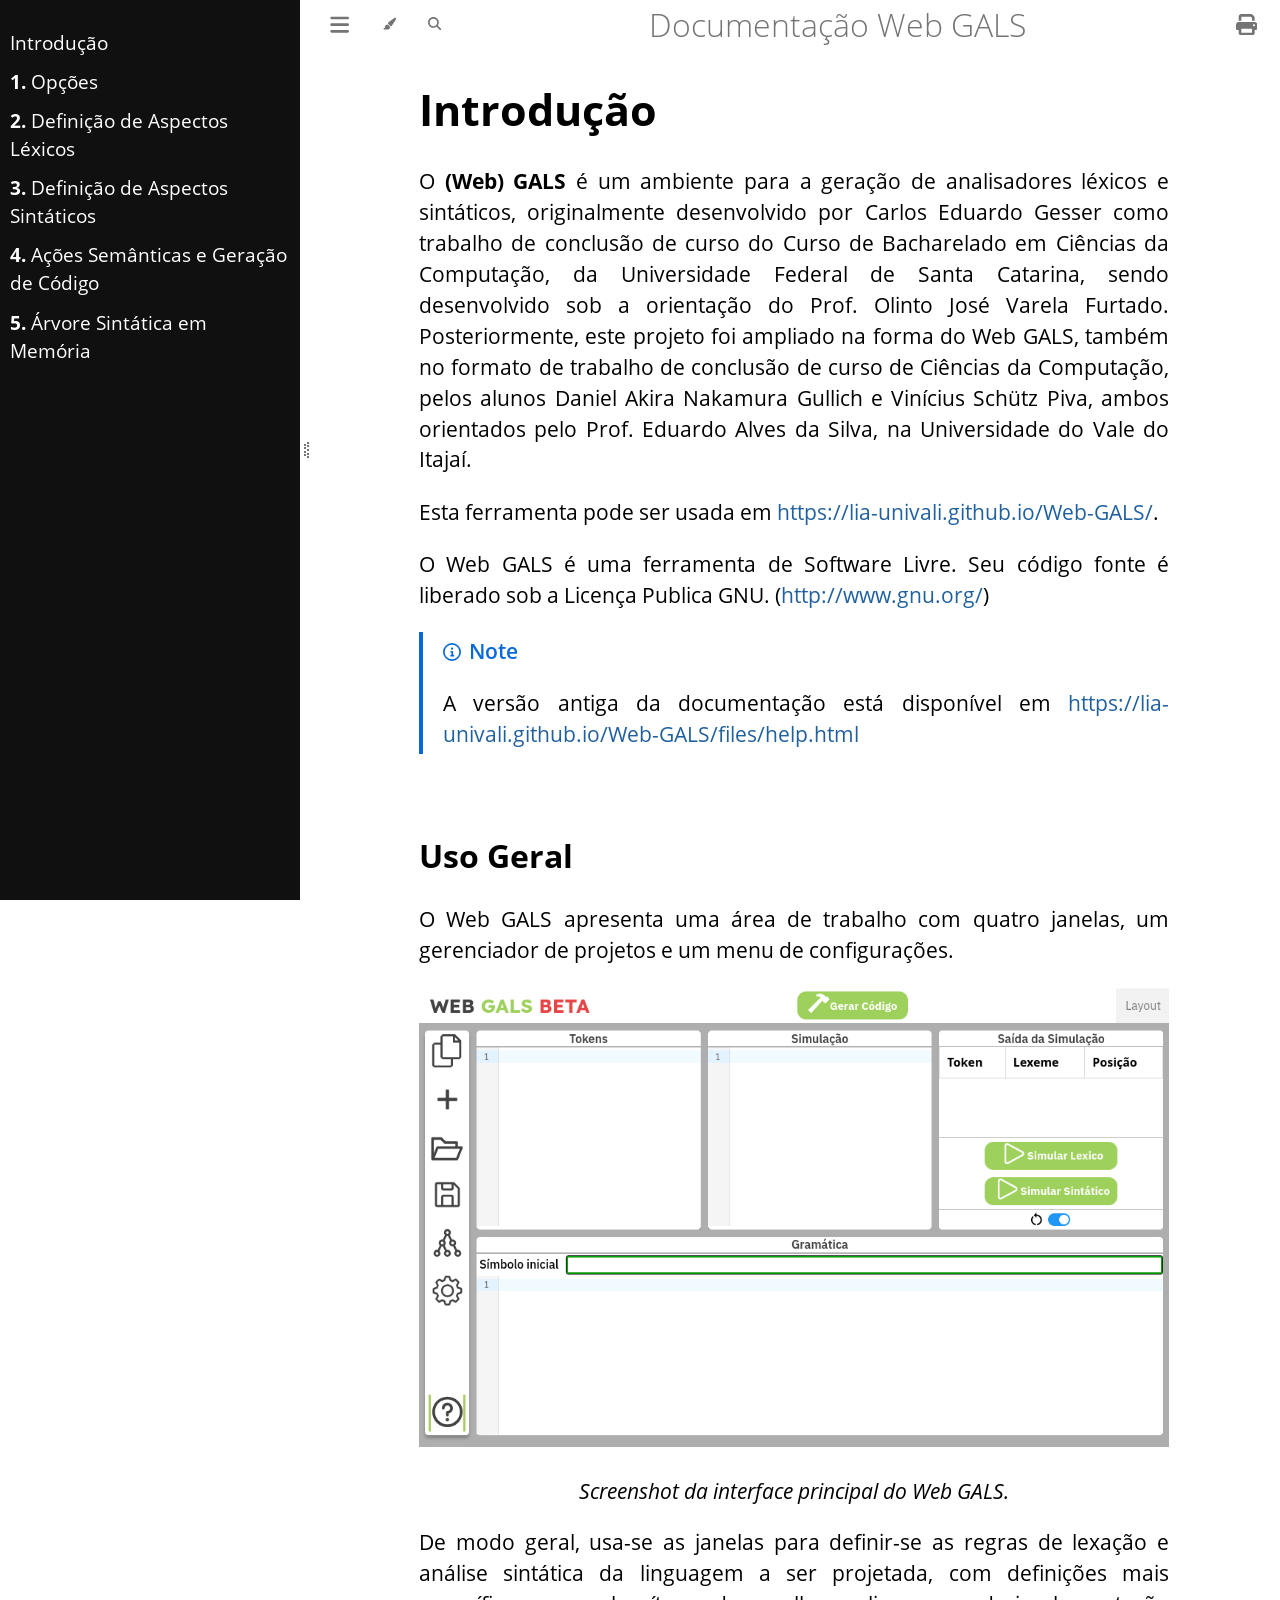
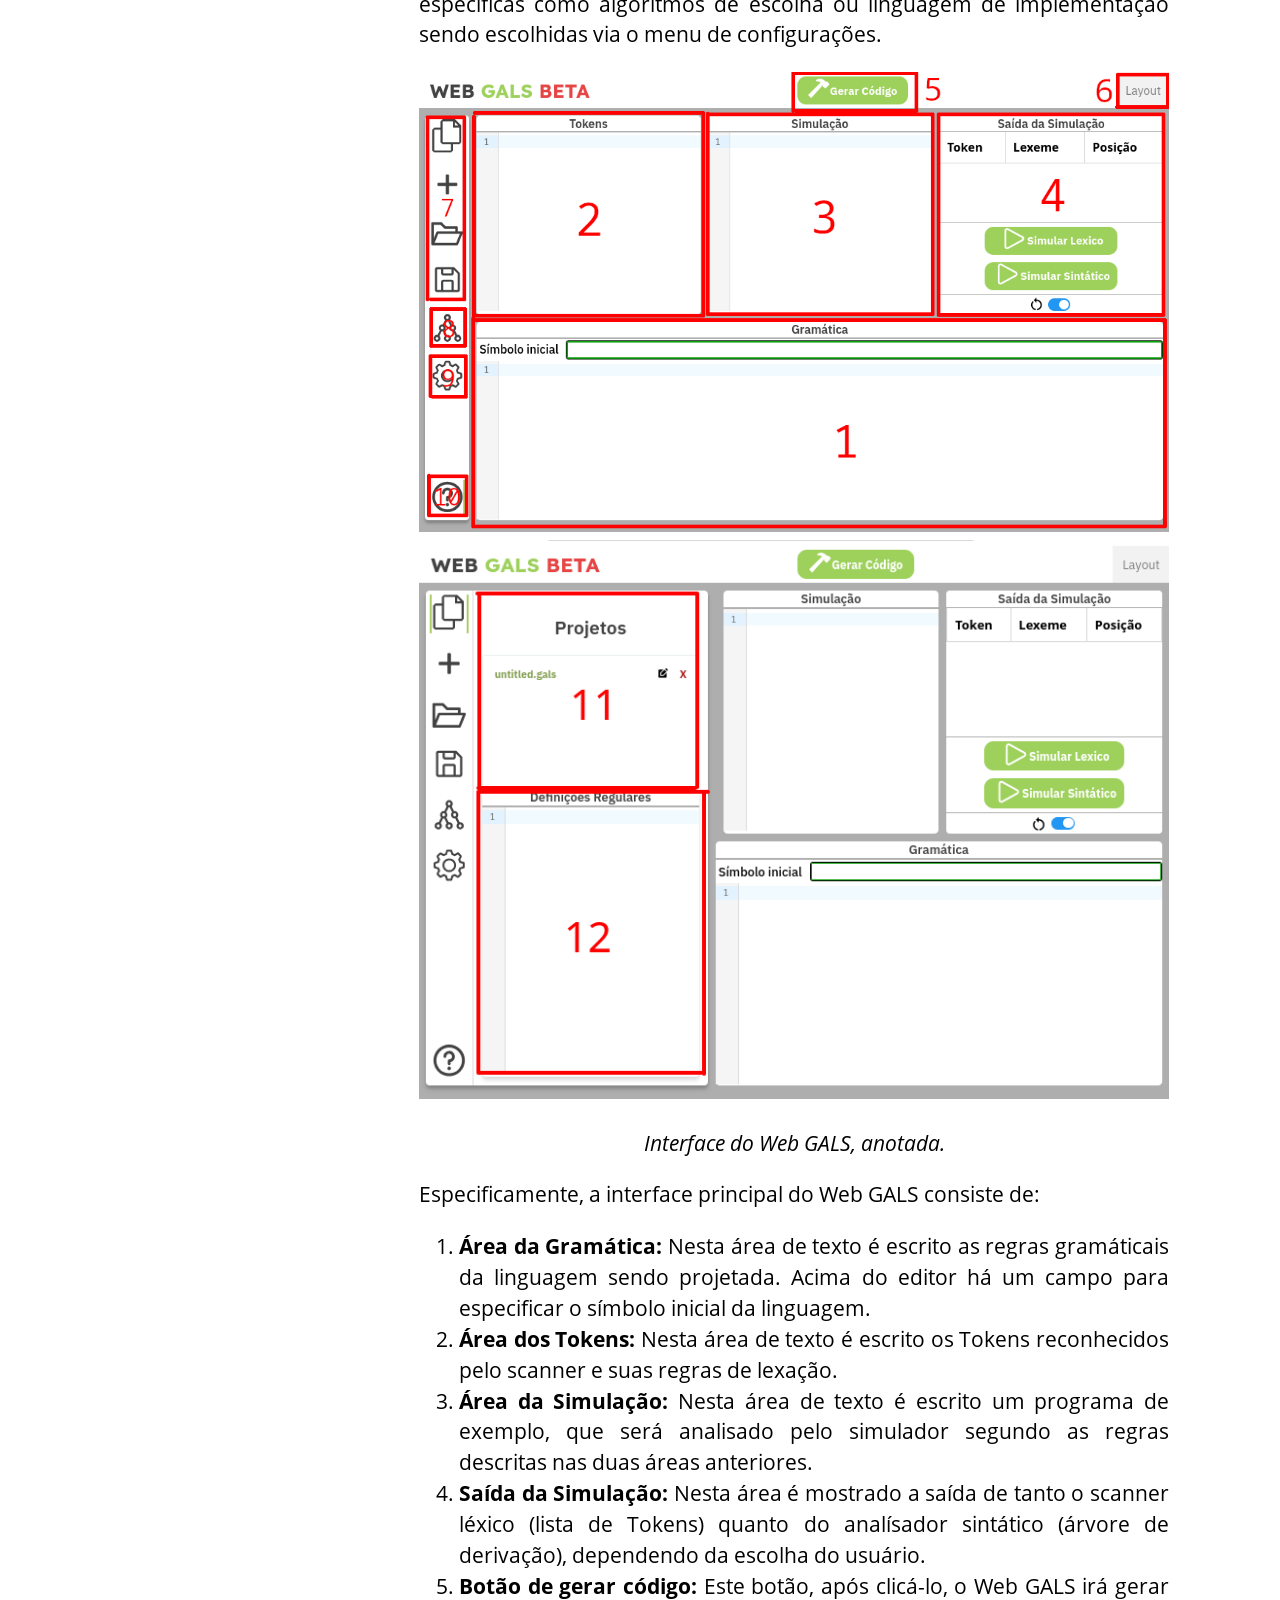
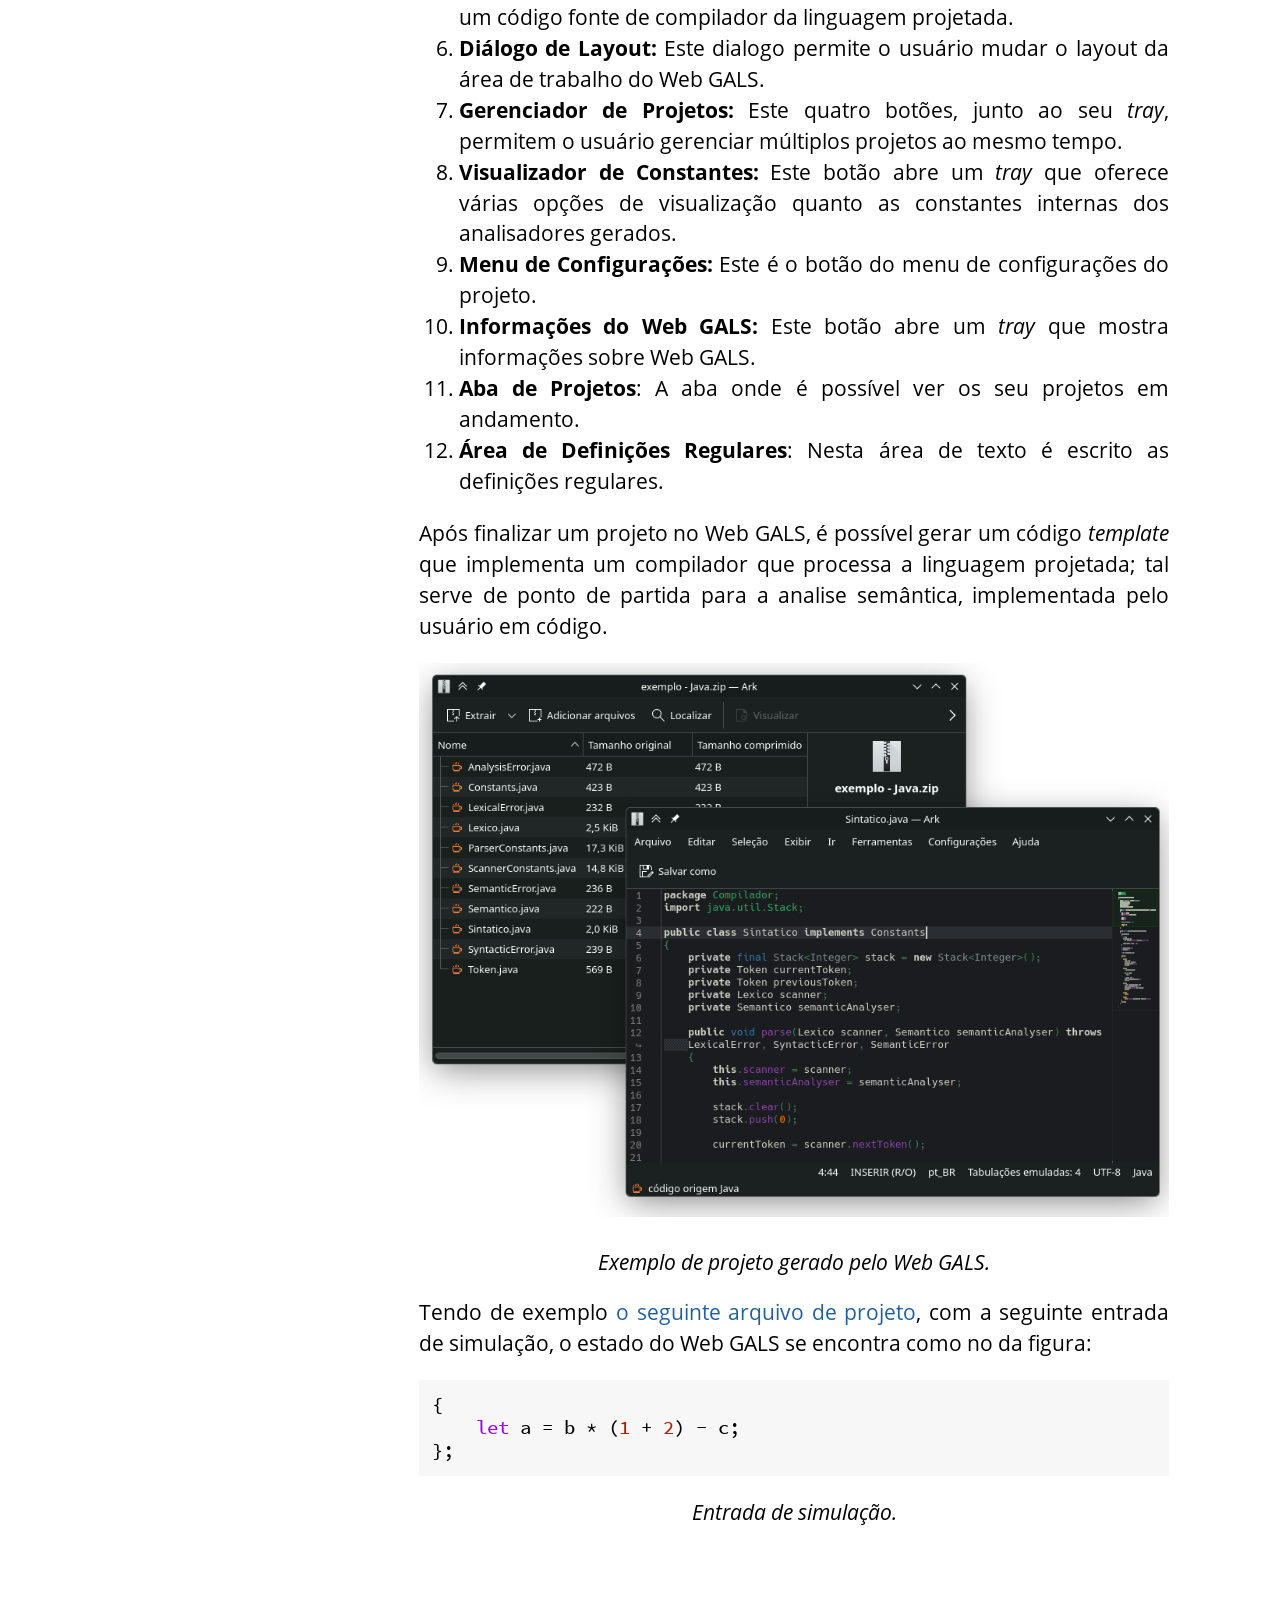
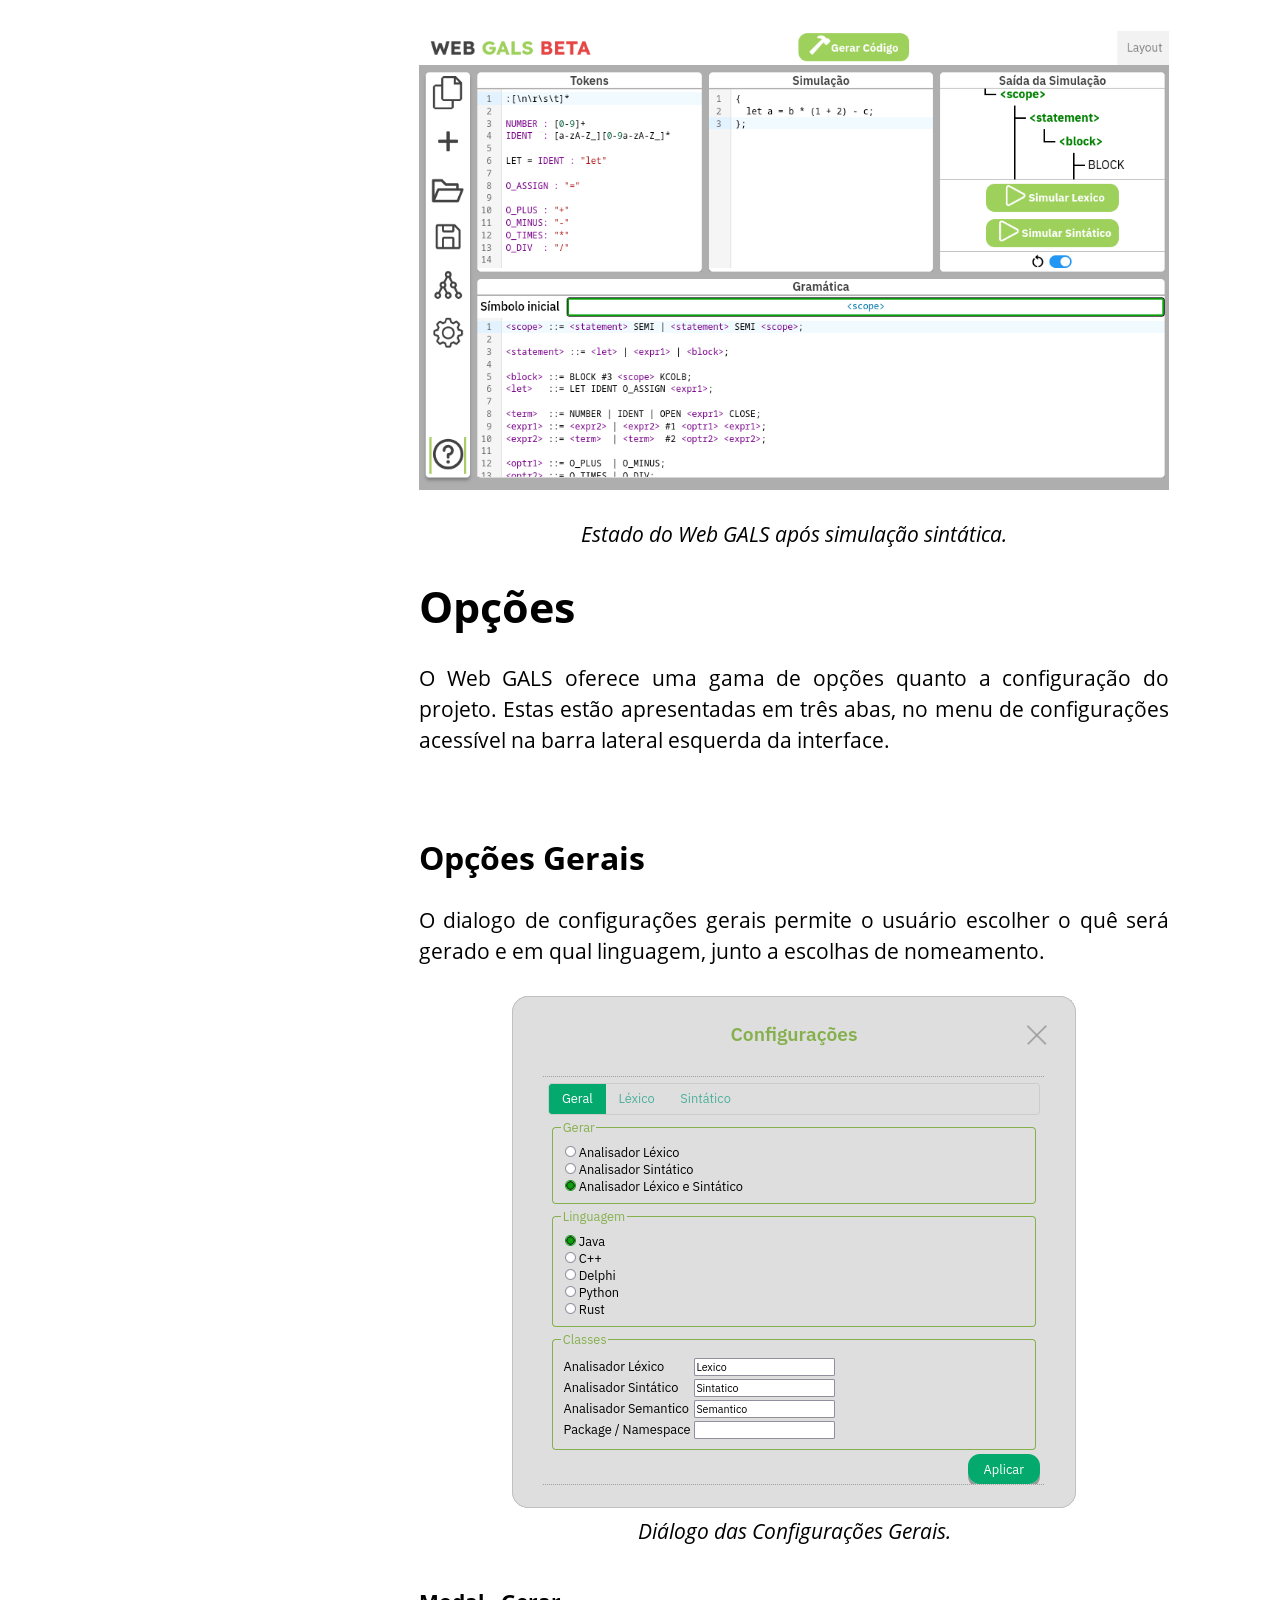
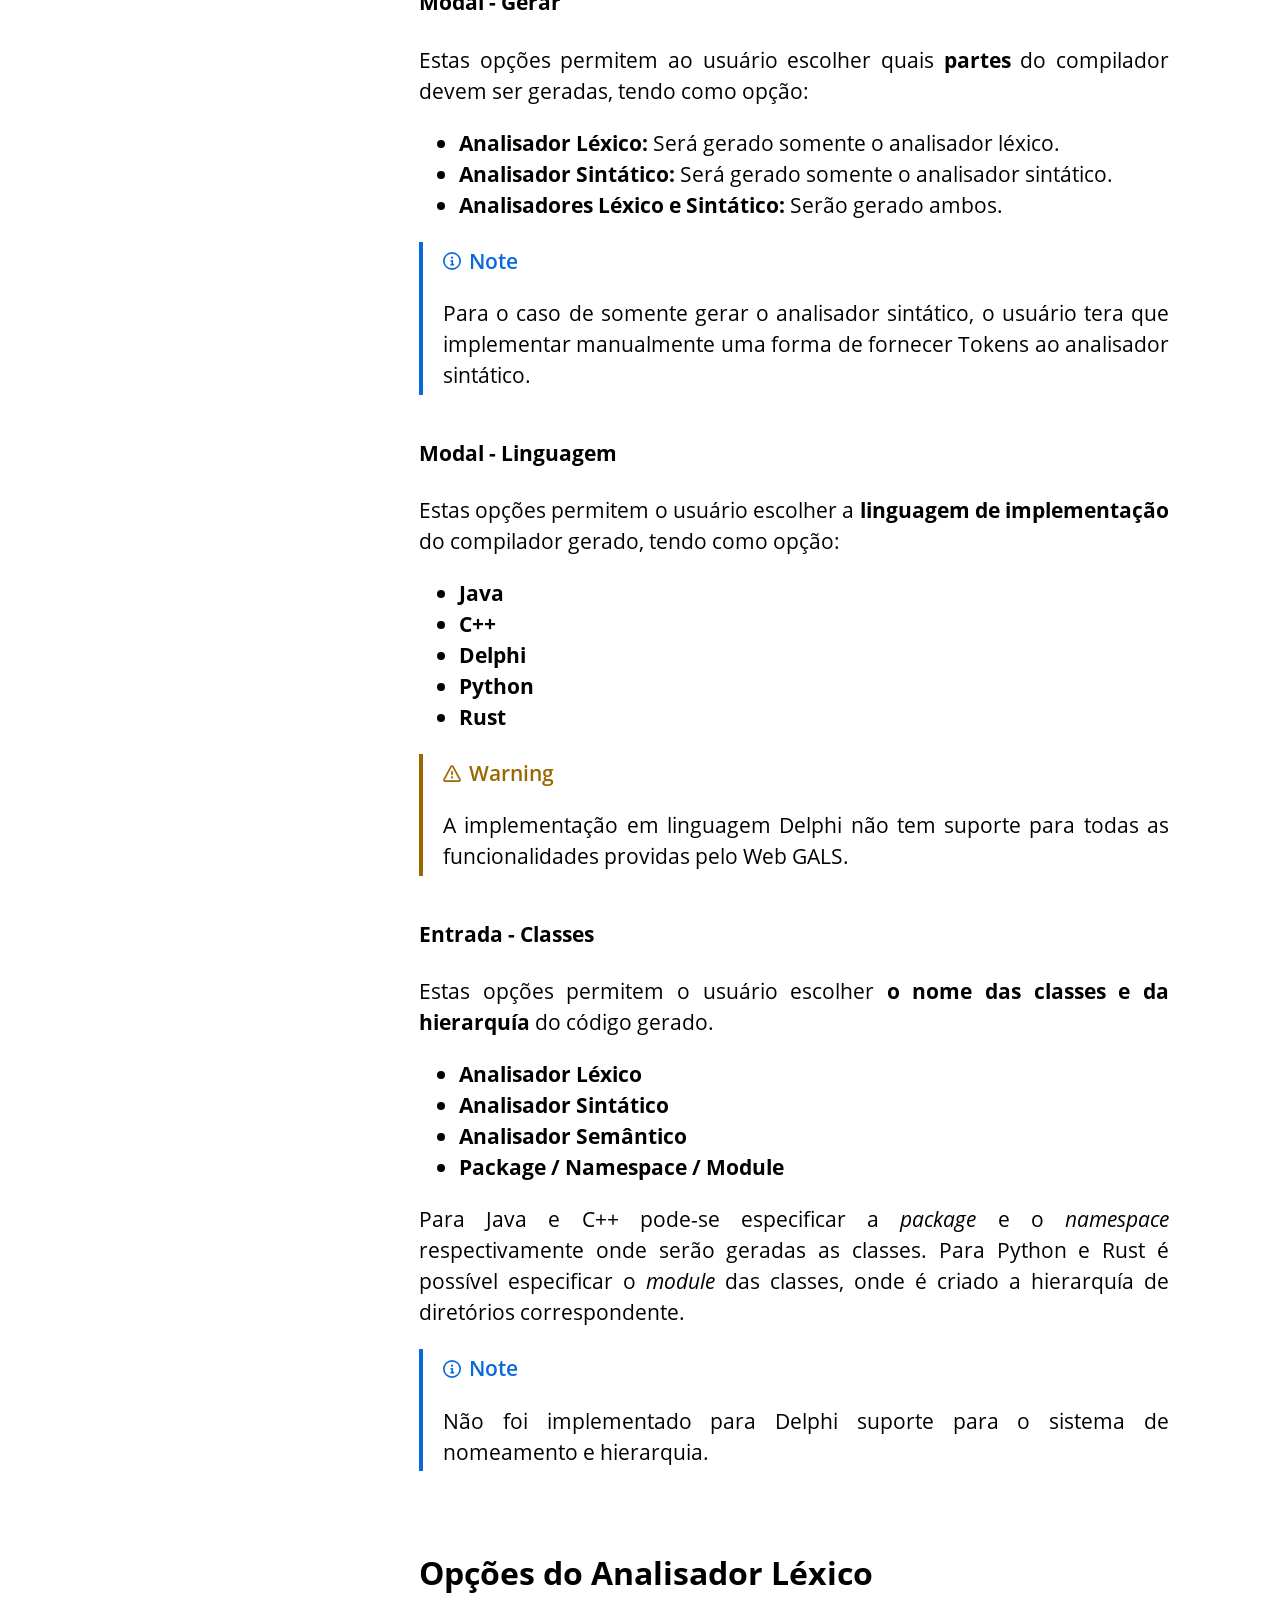
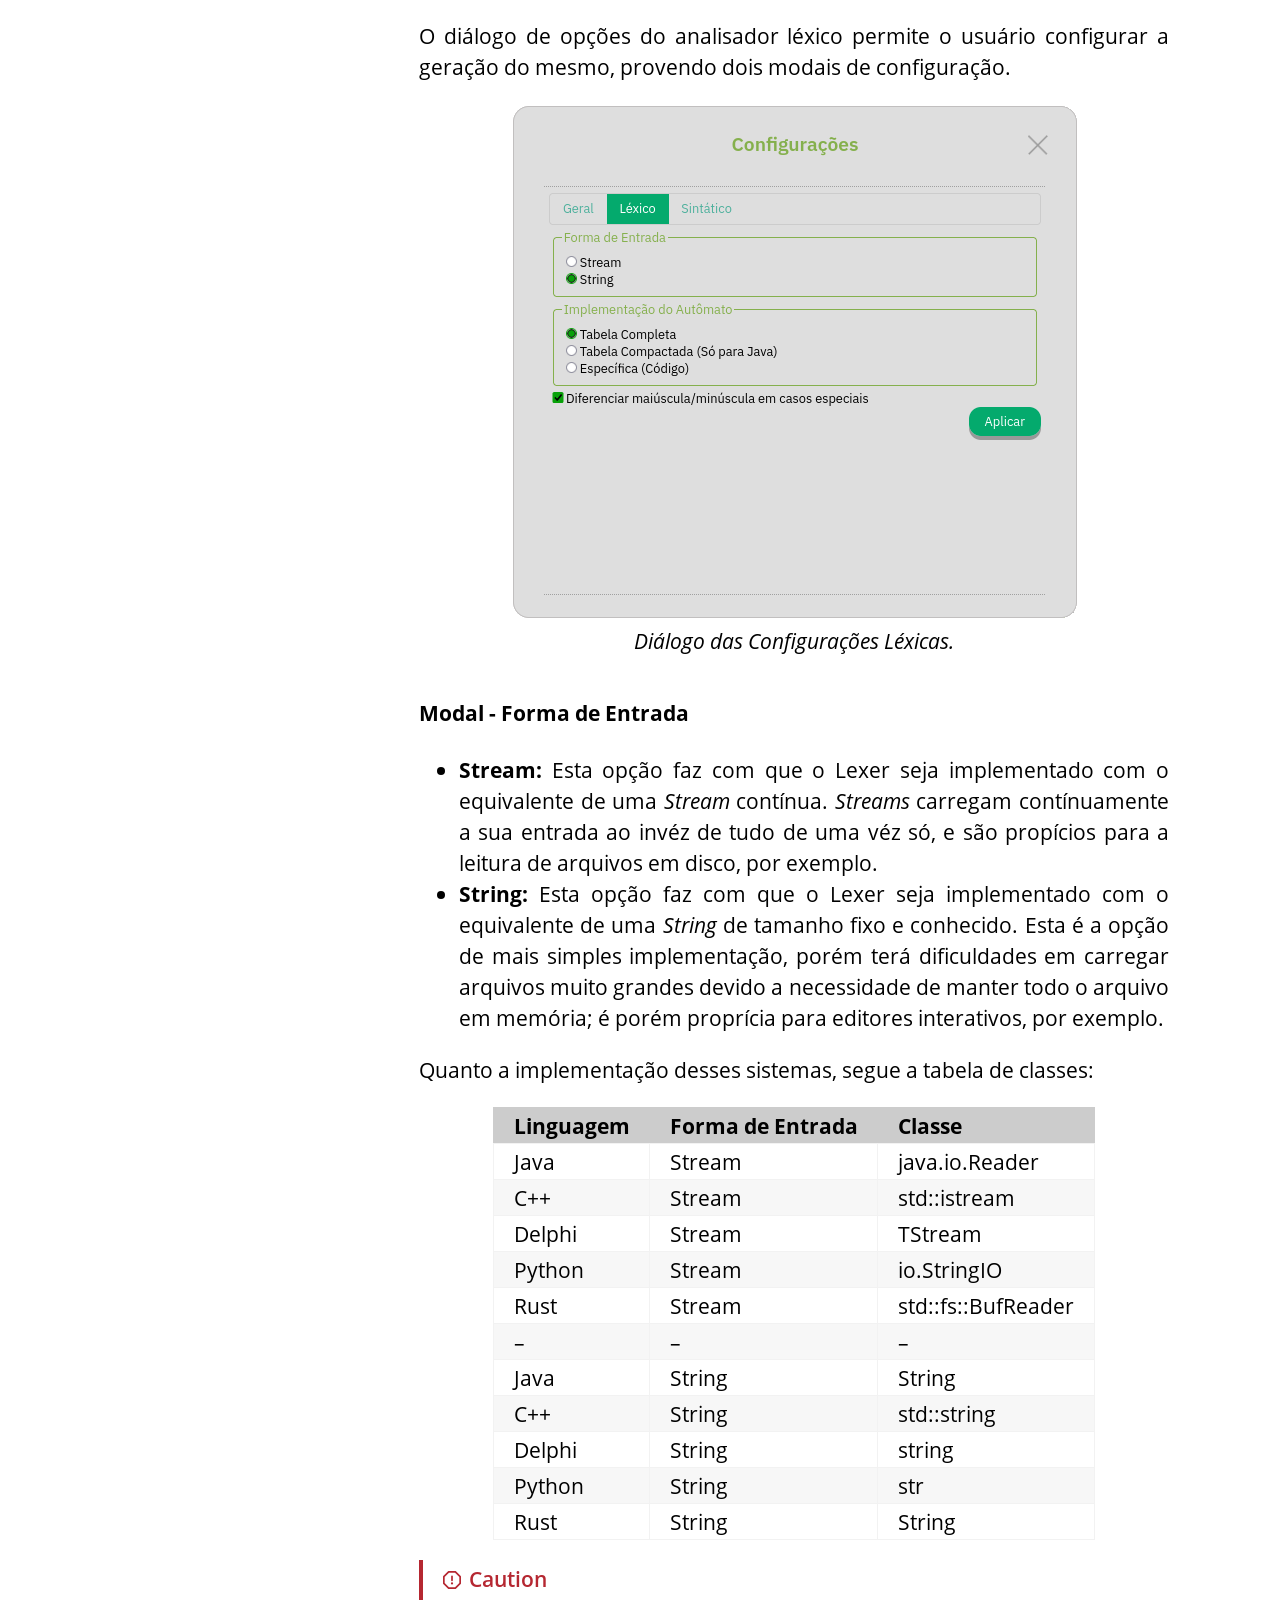
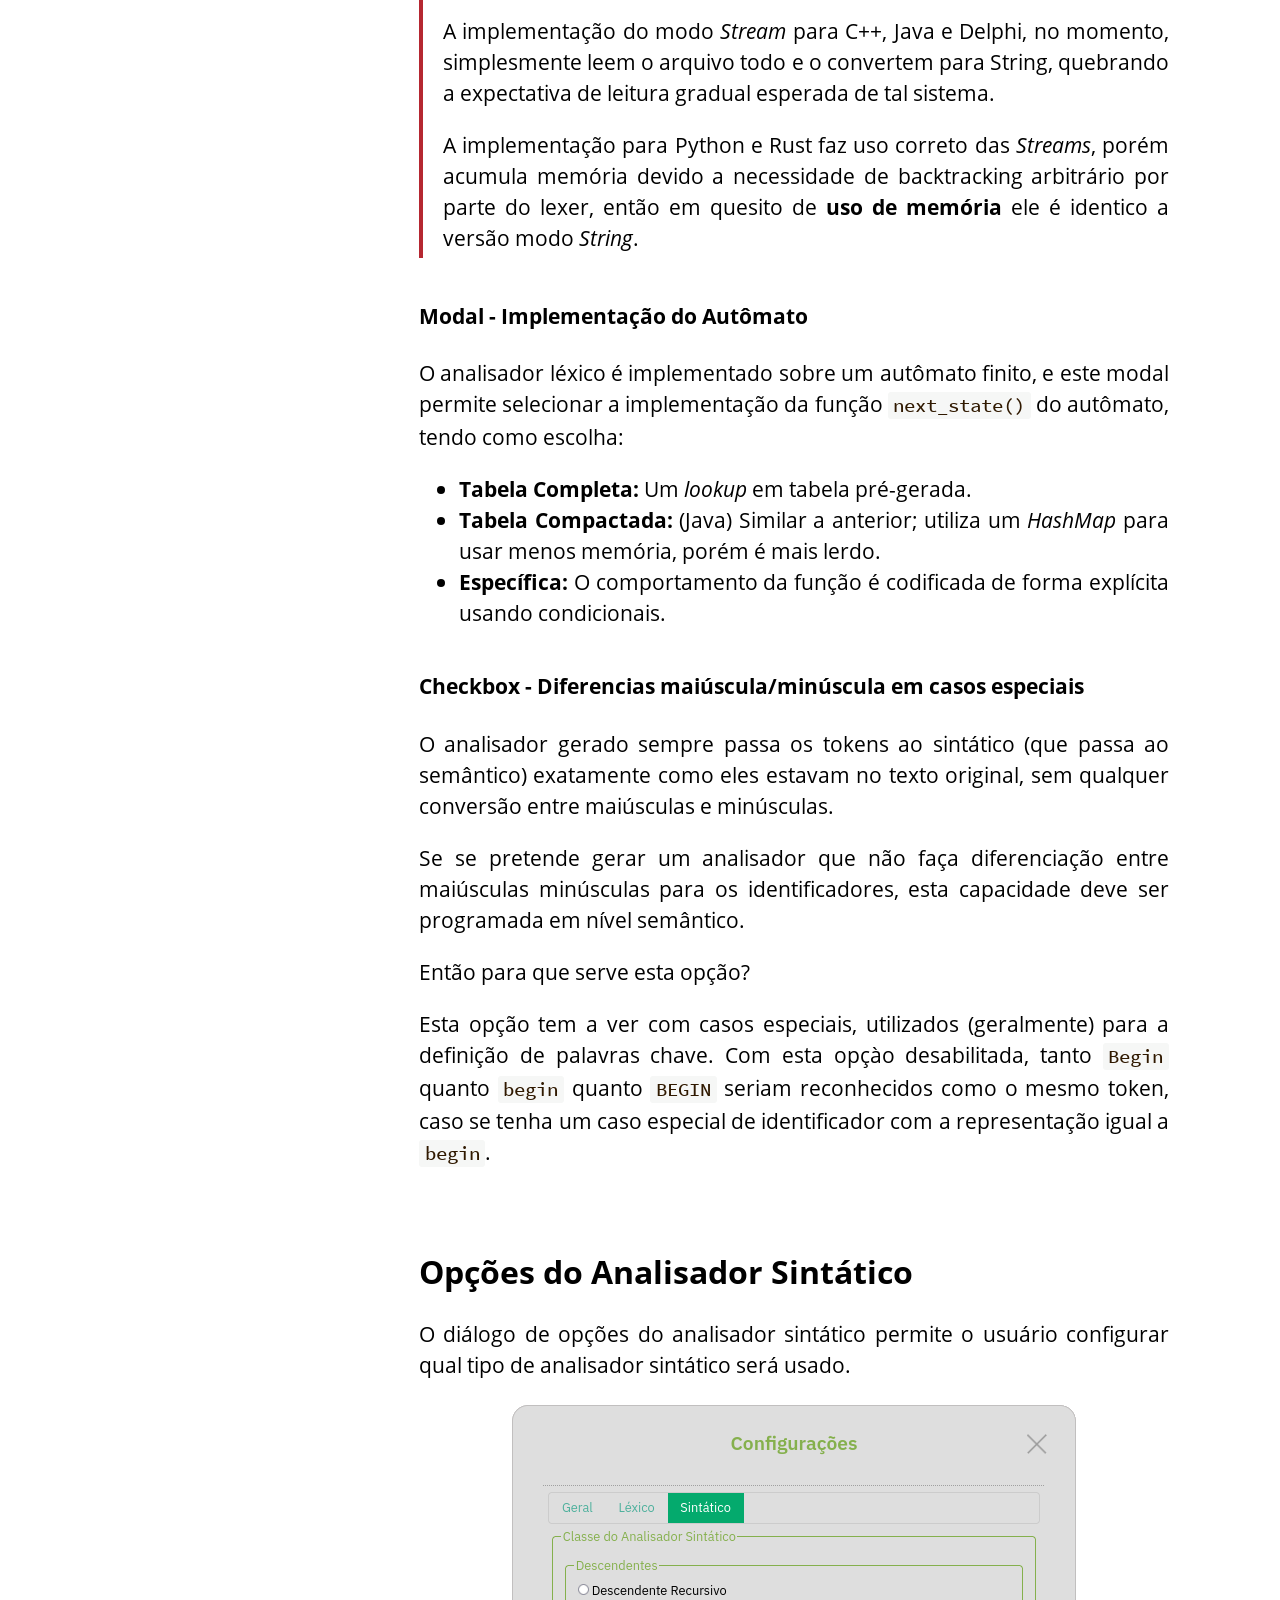
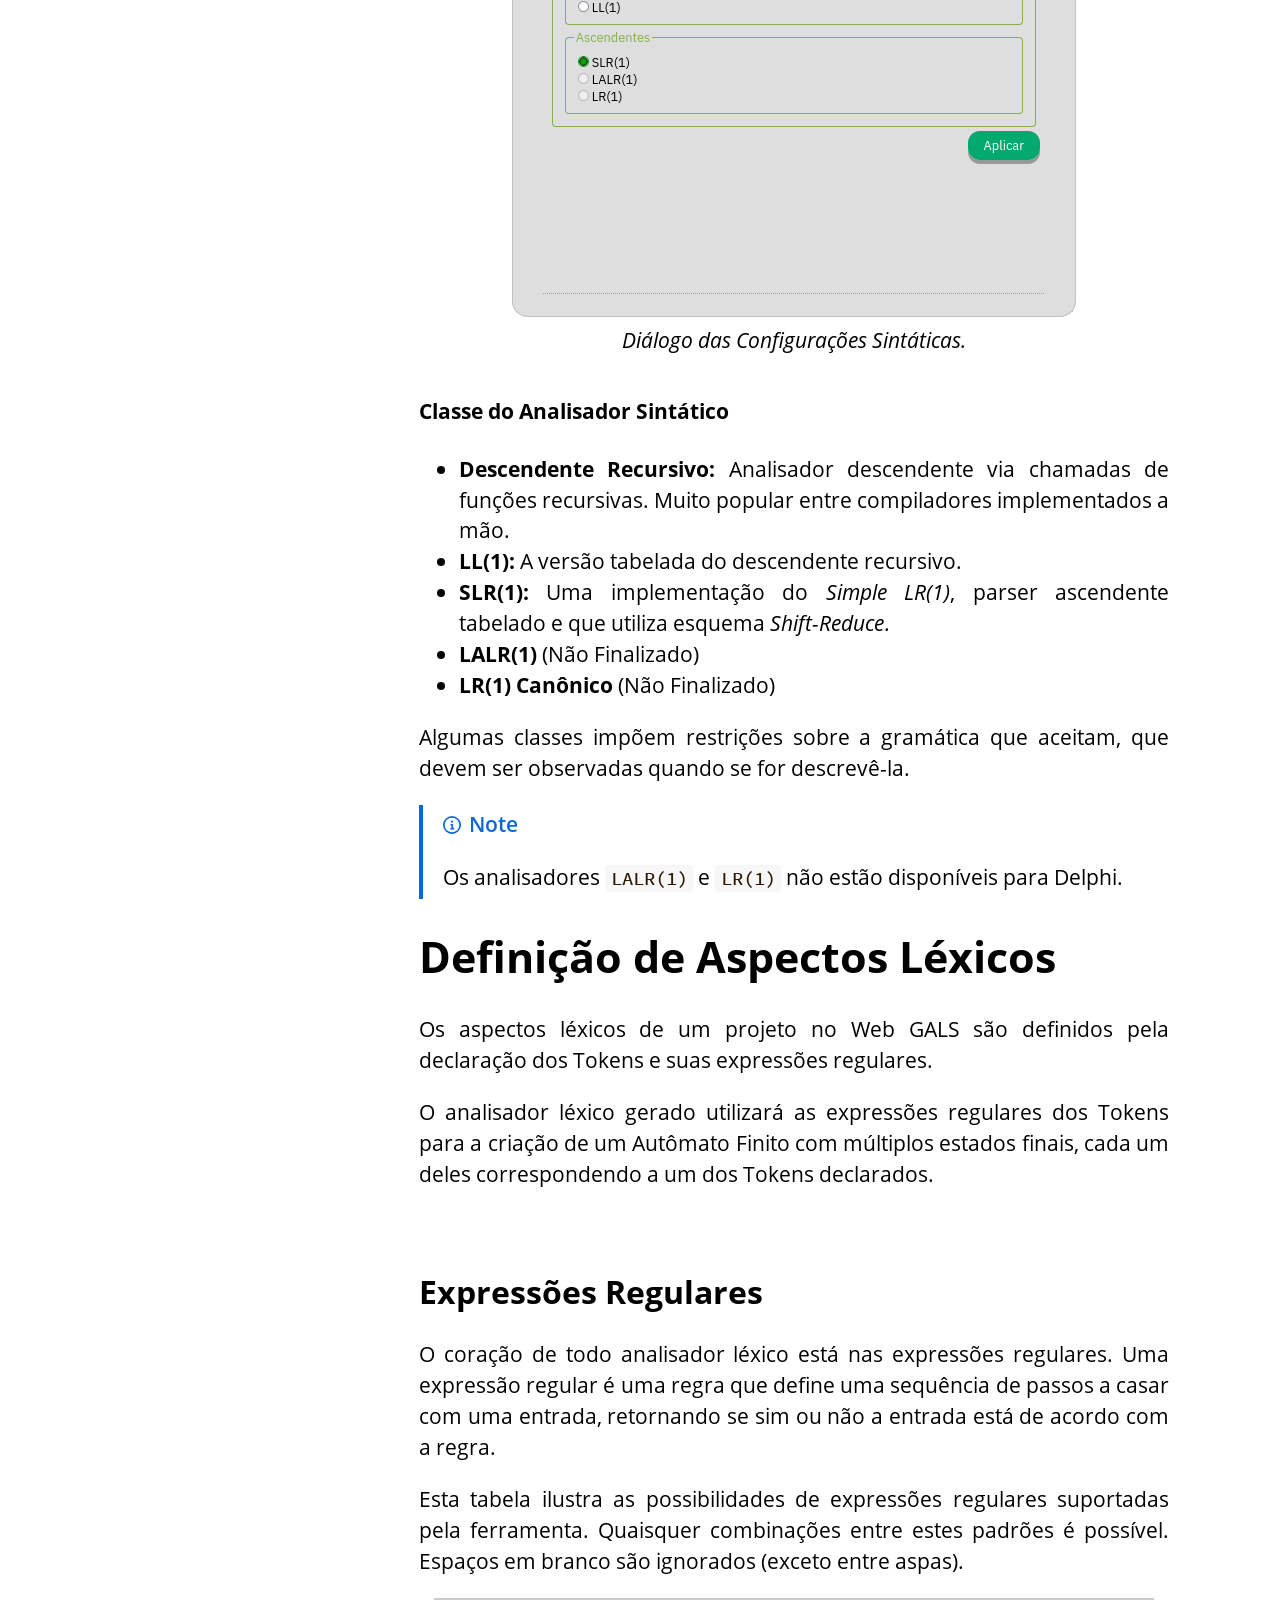
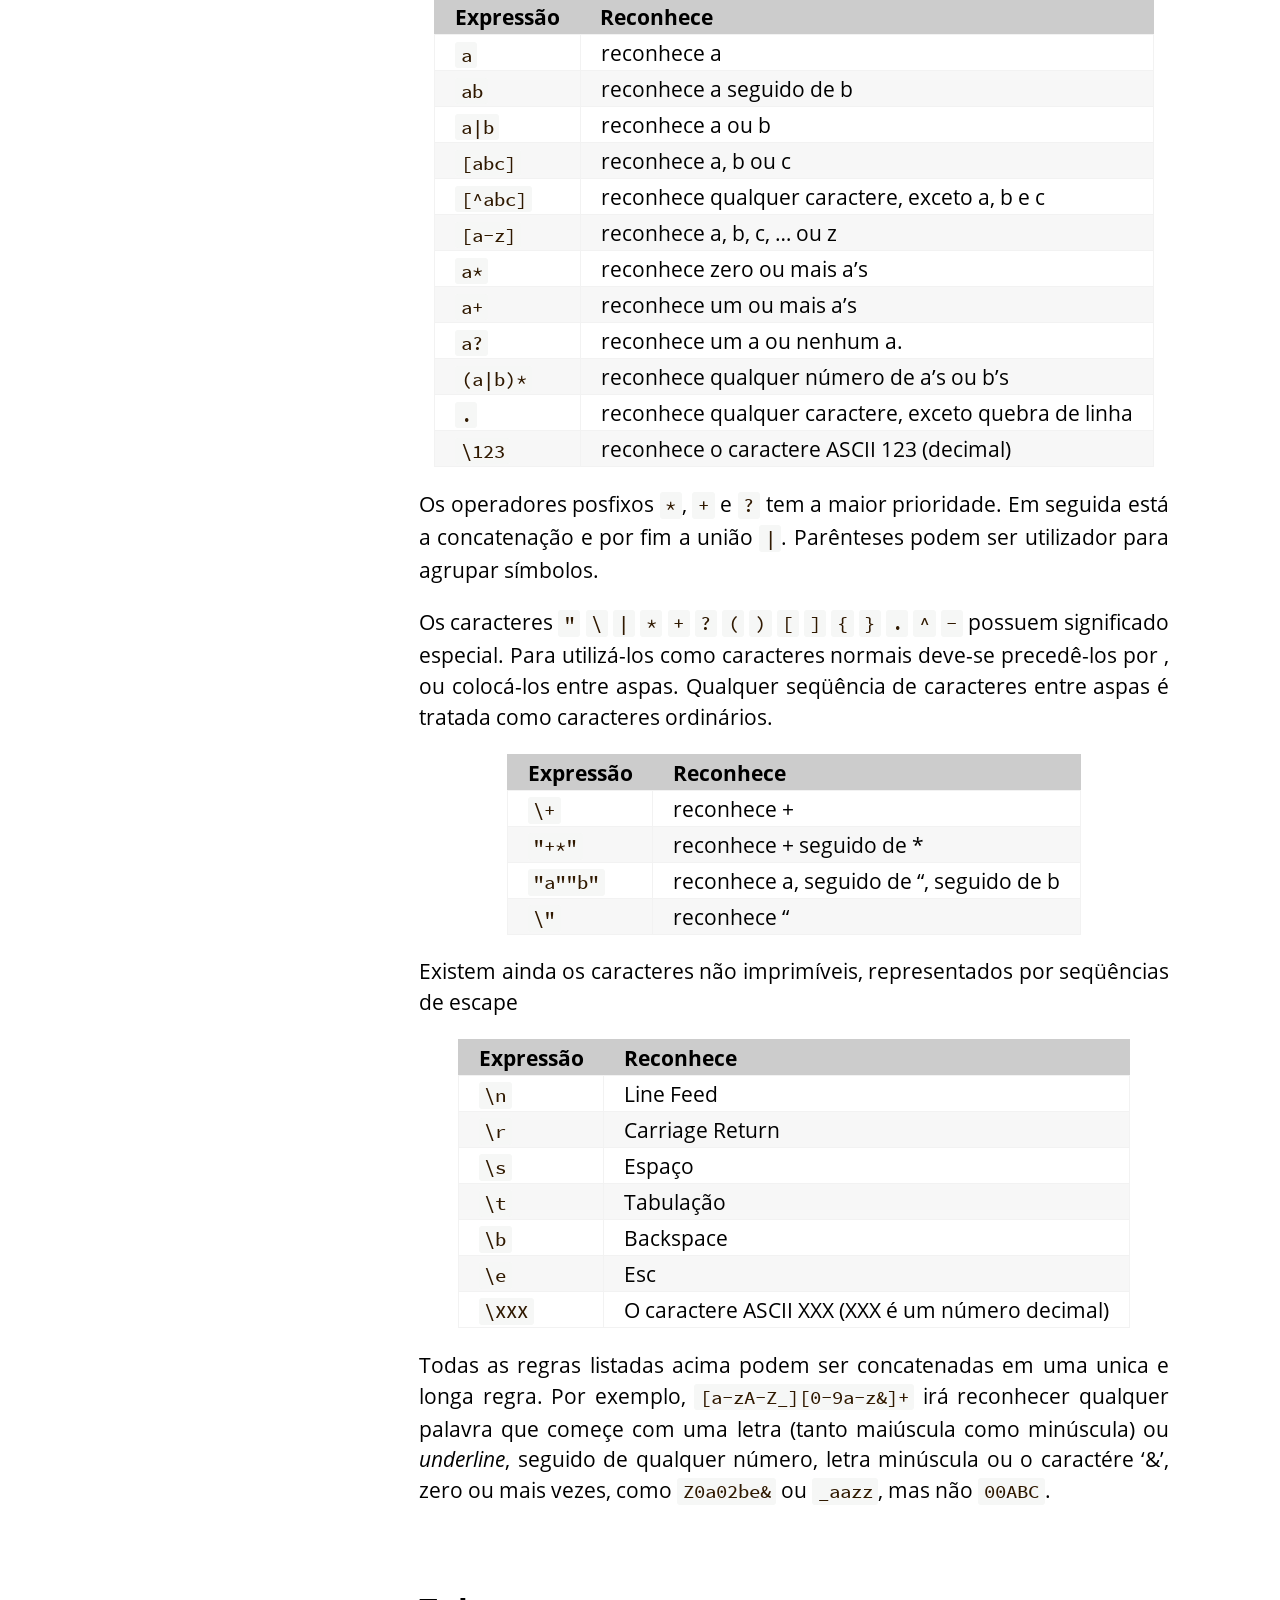
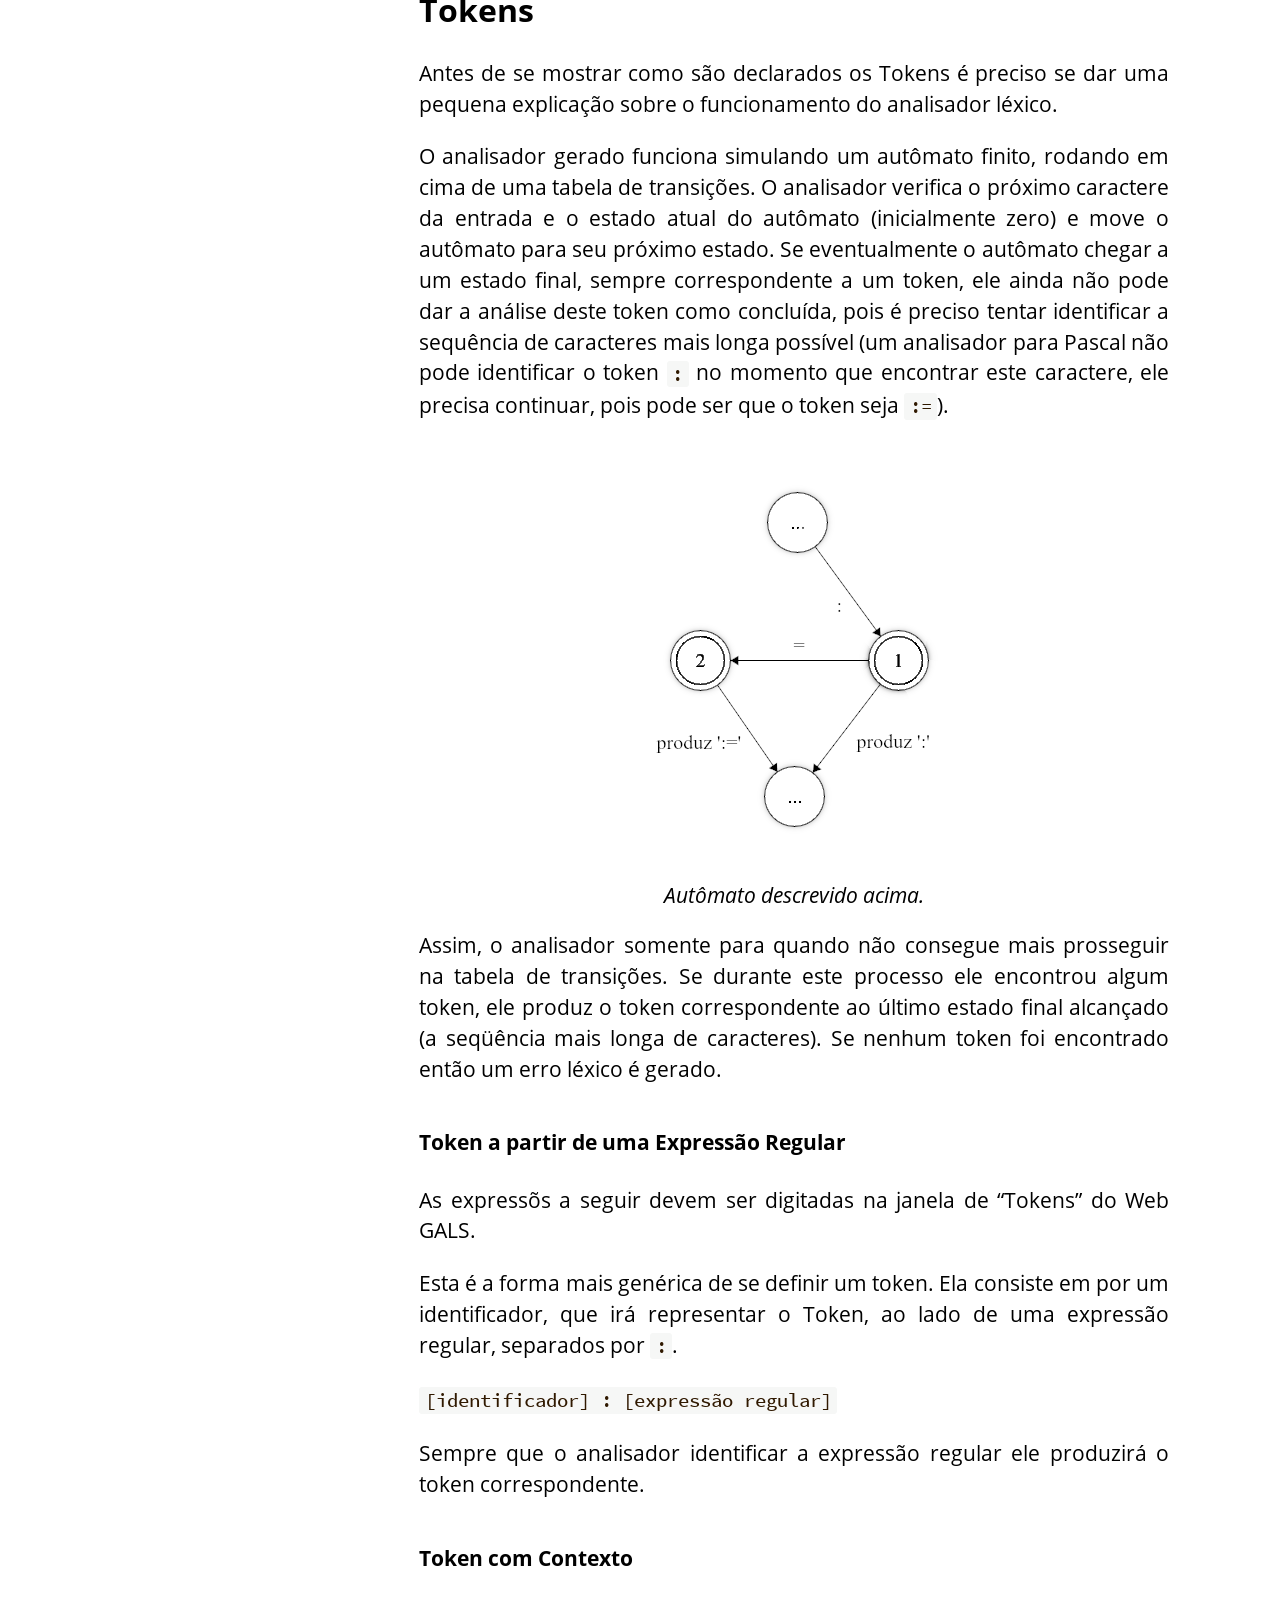
<file: docs/print.html>
<!DOCTYPE HTML>
<html lang="pt-BR" class="gals sidebar-visible" dir="ltr">
    <head>
        <!-- Book generated using mdBook -->
        <meta charset="UTF-8">
        <title>Documentação Web GALS</title>
        <meta name="robots" content="noindex">


        <!-- Custom HTML head -->

        <meta name="description" content="">
        <meta name="viewport" content="width=device-width, initial-scale=1">
        <meta name="theme-color" content="#ffffff">

        <link rel="icon" href="favicon-de23e50b.svg">
        <link rel="shortcut icon" href="favicon-8114d1fc.png">
        <link rel="stylesheet" href="css/variables-a878f8a5.css">
        <link rel="stylesheet" href="css/general-2459343d.css">
        <link rel="stylesheet" href="css/chrome-ae938929.css">
        <link rel="stylesheet" href="css/print-9e4910d8.css" media="print">

        <!-- Fonts -->
        <link rel="stylesheet" href="fonts/fonts-9644e21d.css">

        <!-- Highlight.js Stylesheets -->
        <link rel="stylesheet" id="mdbook-highlight-css" href="highlight-493f70e1.css">
        <link rel="stylesheet" id="mdbook-tomorrow-night-css" href="tomorrow-night-4c0ae647.css">
        <link rel="stylesheet" id="mdbook-ayu-highlight-css" href="ayu-highlight-3fdfc3ac.css">

        <!-- Custom theme stylesheets -->
        <link rel="stylesheet" href="theme/custom-a94b88e8.css">


        <!-- Provide site root and default themes to javascript -->
        <script>
            const path_to_root = "";
            const default_light_theme = "gals";
            const default_dark_theme = "gals";
            window.path_to_searchindex_js = "searchindex-b3a8b005.js";
        </script>
        <!-- Start loading toc.js asap -->
        <script src="toc-96c027f1.js"></script>
    </head>
    <body>
    <div id="mdbook-help-container">
        <div id="mdbook-help-popup">
            <h2 class="mdbook-help-title">Keyboard shortcuts</h2>
            <div>
                <p>Press <kbd>←</kbd> or <kbd>→</kbd> to navigate between chapters</p>
                <p>Press <kbd>S</kbd> or <kbd>/</kbd> to search in the book</p>
                <p>Press <kbd>?</kbd> to show this help</p>
                <p>Press <kbd>Esc</kbd> to hide this help</p>
            </div>
        </div>
    </div>
    <div id="mdbook-body-container">
        <!-- Work around some values being stored in localStorage wrapped in quotes -->
        <script>
            try {
                let theme = localStorage.getItem('mdbook-theme');
                let sidebar = localStorage.getItem('mdbook-sidebar');

                if (theme.startsWith('"') && theme.endsWith('"')) {
                    localStorage.setItem('mdbook-theme', theme.slice(1, theme.length - 1));
                }

                if (sidebar.startsWith('"') && sidebar.endsWith('"')) {
                    localStorage.setItem('mdbook-sidebar', sidebar.slice(1, sidebar.length - 1));
                }
            } catch (e) { }
        </script>

        <!-- Set the theme before any content is loaded, prevents flash -->
        <script>
            const default_theme = window.matchMedia("(prefers-color-scheme: dark)").matches ? default_dark_theme : default_light_theme;
            let theme;
            try { theme = localStorage.getItem('mdbook-theme'); } catch(e) { }
            if (theme === null || theme === undefined) { theme = default_theme; }
            const html = document.documentElement;
            html.classList.remove('gals')
            html.classList.add(theme);
            html.classList.add("js");
        </script>

        <input type="checkbox" id="mdbook-sidebar-toggle-anchor" class="hidden">

        <!-- Hide / unhide sidebar before it is displayed -->
        <script>
            let sidebar = null;
            const sidebar_toggle = document.getElementById("mdbook-sidebar-toggle-anchor");
            if (document.body.clientWidth >= 1080) {
                try { sidebar = localStorage.getItem('mdbook-sidebar'); } catch(e) { }
                sidebar = sidebar || 'visible';
            } else {
                sidebar = 'hidden';
                sidebar_toggle.checked = false;
            }
            if (sidebar === 'visible') {
                sidebar_toggle.checked = true;
            } else {
                html.classList.remove('sidebar-visible');
            }
        </script>

        <nav id="mdbook-sidebar" class="sidebar" aria-label="Table of contents">
            <!-- populated by js -->
            <mdbook-sidebar-scrollbox class="sidebar-scrollbox"></mdbook-sidebar-scrollbox>
            <noscript>
                <iframe class="sidebar-iframe-outer" src="toc.html"></iframe>
            </noscript>
            <div id="mdbook-sidebar-resize-handle" class="sidebar-resize-handle">
                <div class="sidebar-resize-indicator"></div>
            </div>
        </nav>

        <div id="mdbook-page-wrapper" class="page-wrapper">

            <div class="page">
                <div id="mdbook-menu-bar-hover-placeholder"></div>
                <div id="mdbook-menu-bar" class="menu-bar sticky">
                    <div class="left-buttons">
                        <label id="mdbook-sidebar-toggle" class="icon-button" for="mdbook-sidebar-toggle-anchor" title="Toggle Table of Contents" aria-label="Toggle Table of Contents" aria-controls="mdbook-sidebar">
                            <span class=fa-svg><svg xmlns="http://www.w3.org/2000/svg" viewBox="0 0 448 512"><!--! Font Awesome Free 6.2.0 by @fontawesome - https://fontawesome.com License - https://fontawesome.com/license/free (Icons: CC BY 4.0, Fonts: SIL OFL 1.1, Code: MIT License) Copyright 2022 Fonticons, Inc. --><path d="M0 96C0 78.3 14.3 64 32 64H416c17.7 0 32 14.3 32 32s-14.3 32-32 32H32C14.3 128 0 113.7 0 96zM0 256c0-17.7 14.3-32 32-32H416c17.7 0 32 14.3 32 32s-14.3 32-32 32H32c-17.7 0-32-14.3-32-32zM448 416c0 17.7-14.3 32-32 32H32c-17.7 0-32-14.3-32-32s14.3-32 32-32H416c17.7 0 32 14.3 32 32z"/></svg></span>
                        </label>
                        <button id="mdbook-theme-toggle" class="icon-button" type="button" title="Change theme" aria-label="Change theme" aria-haspopup="true" aria-expanded="false" aria-controls="mdbook-theme-list">
                            <span class=fa-svg><svg xmlns="http://www.w3.org/2000/svg" viewBox="0 0 576 512"><!--! Font Awesome Free 6.2.0 by @fontawesome - https://fontawesome.com License - https://fontawesome.com/license/free (Icons: CC BY 4.0, Fonts: SIL OFL 1.1, Code: MIT License) Copyright 2022 Fonticons, Inc. --><path d="M371.3 367.1c27.3-3.9 51.9-19.4 67.2-42.9L600.2 74.1c12.6-19.5 9.4-45.3-7.6-61.2S549.7-4.4 531.1 9.6L294.4 187.2c-24 18-38.2 46.1-38.4 76.1L371.3 367.1zm-19.6 25.4l-116-104.4C175.9 290.3 128 339.6 128 400c0 3.9 .2 7.8 .6 11.6c1.8 17.5-10.2 36.4-27.8 36.4H96c-17.7 0-32 14.3-32 32s14.3 32 32 32H240c61.9 0 112-50.1 112-112c0-2.5-.1-5-.2-7.5z"/></svg></span>
                        </button>
                        <ul id="mdbook-theme-list" class="theme-popup" aria-label="Themes" role="menu">
                            <li role="none"><button role="menuitem" class="theme" id="mdbook-theme-default_theme">Auto</button></li>
			    <li role="none"><button role="menuitem" class="theme" id="mdbook-theme-gals">GALS</button></li>
                            <li role="none"><button role="menuitem" class="theme" id="mdbook-theme-light">Light</button></li>
                            <li role="none"><button role="menuitem" class="theme" id="mdbook-theme-rust">Rust</button></li>
                            <li role="none"><button role="menuitem" class="theme" id="mdbook-theme-coal">Coal</button></li>
                            <li role="none"><button role="menuitem" class="theme" id="mdbook-theme-navy">Navy</button></li>
                            <li role="none"><button role="menuitem" class="theme" id="mdbook-theme-ayu">Ayu</button></li>
                        </ul>
                        <button id="mdbook-search-toggle" class="icon-button" type="button" title="Search (`/`)" aria-label="Toggle Searchbar" aria-expanded="false" aria-keyshortcuts="/ s" aria-controls="mdbook-searchbar">
                            <span class=fa-svg><svg xmlns="http://www.w3.org/2000/svg" viewBox="0 0 512 512"><!--! Font Awesome Free 6.2.0 by @fontawesome - https://fontawesome.com License - https://fontawesome.com/license/free (Icons: CC BY 4.0, Fonts: SIL OFL 1.1, Code: MIT License) Copyright 2022 Fonticons, Inc. --><path d="M416 208c0 45.9-14.9 88.3-40 122.7L502.6 457.4c12.5 12.5 12.5 32.8 0 45.3s-32.8 12.5-45.3 0L330.7 376c-34.4 25.2-76.8 40-122.7 40C93.1 416 0 322.9 0 208S93.1 0 208 0S416 93.1 416 208zM208 352c79.5 0 144-64.5 144-144s-64.5-144-144-144S64 128.5 64 208s64.5 144 144 144z"/></svg></span>
                        </button>
                    </div>

                    <h1 class="menu-title">Documentação Web GALS</h1>

                    <div class="right-buttons">
                        <a href="print.html" title="Print this book" aria-label="Print this book">
                            <span class=fa-svg id="print-button"><svg xmlns="http://www.w3.org/2000/svg" viewBox="0 0 512 512"><!--! Font Awesome Free 6.2.0 by @fontawesome - https://fontawesome.com License - https://fontawesome.com/license/free (Icons: CC BY 4.0, Fonts: SIL OFL 1.1, Code: MIT License) Copyright 2022 Fonticons, Inc. --><path d="M128 0C92.7 0 64 28.7 64 64v96h64V64H354.7L384 93.3V160h64V93.3c0-17-6.7-33.3-18.7-45.3L400 18.7C388 6.7 371.7 0 354.7 0H128zM384 352v32 64H128V384 368 352H384zm64 32h32c17.7 0 32-14.3 32-32V256c0-35.3-28.7-64-64-64H64c-35.3 0-64 28.7-64 64v96c0 17.7 14.3 32 32 32H64v64c0 35.3 28.7 64 64 64H384c35.3 0 64-28.7 64-64V384zm-16-88c-13.3 0-24-10.7-24-24s10.7-24 24-24s24 10.7 24 24s-10.7 24-24 24z"/></svg></span>
                        </a>

                    </div>
                </div>

                <div id="mdbook-search-wrapper" class="hidden">
                    <form id="mdbook-searchbar-outer" class="searchbar-outer">
                        <div class="search-wrapper">
                            <input type="search" id="mdbook-searchbar" name="searchbar" placeholder="Search this book ..." aria-controls="mdbook-searchresults-outer" aria-describedby="searchresults-header">
                            <div class="spinner-wrapper">
                                <span class=fa-svg id="fa-spin"><svg xmlns="http://www.w3.org/2000/svg" viewBox="0 0 512 512"><!--! Font Awesome Free 6.2.0 by @fontawesome - https://fontawesome.com License - https://fontawesome.com/license/free (Icons: CC BY 4.0, Fonts: SIL OFL 1.1, Code: MIT License) Copyright 2022 Fonticons, Inc. --><path d="M304 48c0-26.5-21.5-48-48-48s-48 21.5-48 48s21.5 48 48 48s48-21.5 48-48zm0 416c0-26.5-21.5-48-48-48s-48 21.5-48 48s21.5 48 48 48s48-21.5 48-48zM48 304c26.5 0 48-21.5 48-48s-21.5-48-48-48s-48 21.5-48 48s21.5 48 48 48zm464-48c0-26.5-21.5-48-48-48s-48 21.5-48 48s21.5 48 48 48s48-21.5 48-48zM142.9 437c18.7-18.7 18.7-49.1 0-67.9s-49.1-18.7-67.9 0s-18.7 49.1 0 67.9s49.1 18.7 67.9 0zm0-294.2c18.7-18.7 18.7-49.1 0-67.9S93.7 56.2 75 75s-18.7 49.1 0 67.9s49.1 18.7 67.9 0zM369.1 437c18.7 18.7 49.1 18.7 67.9 0s18.7-49.1 0-67.9s-49.1-18.7-67.9 0s-18.7 49.1 0 67.9z"/></svg></span>
                            </div>
                        </div>
                    </form>
                    <div id="mdbook-searchresults-outer" class="searchresults-outer hidden">
                        <div id="mdbook-searchresults-header" class="searchresults-header"></div>
                        <ul id="mdbook-searchresults">
                        </ul>
                    </div>
                </div>

                <!-- Apply ARIA attributes after the sidebar and the sidebar toggle button are added to the DOM -->
                <script>
                    document.getElementById('mdbook-sidebar-toggle').setAttribute('aria-expanded', sidebar === 'visible');
                    document.getElementById('mdbook-sidebar').setAttribute('aria-hidden', sidebar !== 'visible');
                    Array.from(document.querySelectorAll('#mdbook-sidebar a')).forEach(function(link) {
                        link.setAttribute('tabIndex', sidebar === 'visible' ? 0 : -1);
                    });
                </script>

                <div id="mdbook-content" class="content">
                    <main>
                        <h1 id="introdução"><a class="header" href="#introdução">Introdução</a></h1>
<p>O <strong>(Web) GALS</strong> é um ambiente para a geração de analisadores léxicos e sintáticos, originalmente desenvolvido por Carlos Eduardo Gesser como trabalho de conclusão de curso do Curso de Bacharelado em Ciências da Computação, da Universidade Federal de Santa Catarina, sendo desenvolvido sob a orientação do Prof. Olinto José Varela Furtado. Posteriormente, este projeto foi ampliado na forma do Web GALS, também no formato de trabalho de conclusão de curso de Ciências da Computação, pelos alunos Daniel Akira Nakamura Gullich e Vinícius Schütz Piva, ambos orientados pelo Prof. Eduardo Alves da Silva, na Universidade do Vale do Itajaí.</p>
<p>Esta ferramenta pode ser usada em <a href="https://lia-univali.github.io/Web-GALS/">https://lia-univali.github.io/Web-GALS/</a>.</p>
<p>O Web GALS é uma ferramenta de Software Livre. Seu código fonte é liberado sob a Licença Publica GNU. (<a href="http://www.gnu.org/">http://www.gnu.org/</a>)</p>
<blockquote class="blockquote-tag blockquote-tag-note">
<p class="blockquote-tag-title"><svg viewbox="0 0 16 16" width="18" height="18"><path d="M0 8a8 8 0 1 1 16 0A8 8 0 0 1 0 8Zm8-6.5a6.5 6.5 0 1 0 0 13 6.5 6.5 0 0 0 0-13ZM6.5 7.75A.75.75 0 0 1 7.25 7h1a.75.75 0 0 1 .75.75v2.75h.25a.75.75 0 0 1 0 1.5h-2a.75.75 0 0 1 0-1.5h.25v-2h-.25a.75.75 0 0 1-.75-.75ZM8 6a1 1 0 1 1 0-2 1 1 0 0 1 0 2Z"></path></svg>Note</p>
<p>A versão antiga da documentação está disponível em <a href="https://lia-univali.github.io/Web-GALS/files/help.html">https://lia-univali.github.io/Web-GALS/files/help.html</a></p>
</blockquote>
<h2 id="uso-geral"><a class="header" href="#uso-geral">Uso Geral</a></h2>
<p>O Web GALS apresenta uma área de trabalho com quatro janelas, um gerenciador de projetos e um menu de configurações.</p>
<p><img src="galsinterface.png" alt="Interface do Web GALS"></p>
<center><i>Screenshot da interface principal do Web GALS.</i></center>
<p>De modo geral, usa-se as janelas para definir-se as regras de lexação e análise sintática da linguagem a ser projetada, com
definições mais específicas como algorítmos de escolha ou linguagem de implementação sendo escolhidas via o menu de configurações.</p>
<p><img src="galsinterfaceannotated.png" alt="Interface do Web GALS, anotada">
<img src="galsinterfaceannotated2.png" alt="Interface do Web GALS, anotada"></p>
<center><i>Interface do Web GALS, anotada.</i></center>
<p>Especificamente, a interface principal do Web GALS consiste de:</p>
<ol>
<li><strong>Área da Gramática:</strong> Nesta área de texto é escrito as regras gramáticais da linguagem sendo projetada. Acima do editor há um campo para especificar o símbolo inicial da linguagem.</li>
<li><strong>Área dos Tokens:</strong> Nesta área de texto é escrito os Tokens reconhecidos pelo scanner e suas regras de lexação.</li>
<li><strong>Área da Simulação:</strong> Nesta área de texto é escrito um programa de exemplo, que será analisado pelo simulador segundo as regras descritas nas duas áreas anteriores.</li>
<li><strong>Saída da Simulação:</strong> Nesta área é mostrado a saída de tanto o scanner léxico (lista de Tokens) quanto do analísador sintático (árvore de derivação), dependendo da escolha do usuário.</li>
<li><strong>Botão de gerar código:</strong> Este botão, após clicá-lo, o Web GALS irá gerar um código fonte de compilador da linguagem projetada.</li>
<li><strong>Diálogo de Layout:</strong> Este dialogo permite o usuário mudar o layout da área de trabalho do Web GALS.</li>
<li><strong>Gerenciador de Projetos:</strong> Este quatro botões, junto ao seu <em>tray</em>, permitem o usuário gerenciar múltiplos projetos ao mesmo tempo.</li>
<li><strong>Visualizador de Constantes:</strong> Este botão abre um <em>tray</em> que oferece várias opções de visualização quanto as constantes internas dos analisadores gerados.</li>
<li><strong>Menu de Configurações:</strong> Este é o botão do menu de configurações do projeto.</li>
<li><strong>Informações do Web GALS:</strong> Este botão abre um <em>tray</em> que mostra informações sobre Web GALS.</li>
<li><strong>Aba de Projetos</strong>: A aba onde é possível ver os seu projetos em andamento.</li>
<li><strong>Área de Definições Regulares</strong>: Nesta área de texto é escrito as definições regulares.</li>
</ol>
<p>Após finalizar um projeto no Web GALS, é possível gerar um código <em>template</em> que implementa um compilador que processa a linguagem projetada; tal serve de ponto de partida para a analise semântica, implementada pelo usuário em código.</p>
<p><img src="projexample.png" alt="Exemplo de Projeto Gerado"></p>
<center><i>Exemplo de projeto gerado pelo Web GALS.</i></center>
<p>Tendo de exemplo <a href="https://vsczpv.github.io/Web-GALS/files/exemplo.gals">o seguinte arquivo de projeto</a>, com a seguinte entrada de simulação, o estado do Web GALS se encontra como no da figura:</p>
<pre class="playground"><code class="language-rust"><span class="boring">#![allow(unused)]
</span><span class="boring">fn main() {
</span>{
	let a = b * (1 + 2) - c;
};
<span class="boring">}</span></code></pre>
<center><i>Entrada de simulação.</i></center>
<p><br><br></p>
<p><img src="simimg.png" alt="Resultado da simulação"></p>
<center><i>Estado do Web GALS após simulação sintática.</i></center>
<div style="break-before: page; page-break-before: always;"></div>
<h1 id="opções"><a class="header" href="#opções">Opções</a></h1>
<p>O Web GALS oferece uma gama de opções quanto a configuração do projeto. Estas estão apresentadas em três abas, no menu de configurações acessível
na barra lateral esquerda da interface.</p>
<h2 id="opções-gerais"><a class="header" href="#opções-gerais">Opções Gerais</a></h2>
<p>O dialogo de configurações gerais permite o usuário escolher o quê será gerado e em qual linguagem, junto a escolhas de nomeamento.</p>
<center><img src="confg.png" alt="Diálogo de Configurações Gerais"></center>
<center><i>Diálogo das Configurações Gerais.</i></center>
<h4 id="modal---gerar"><a class="header" href="#modal---gerar">Modal - Gerar</a></h4>
<p>Estas opções permitem ao usuário escolher quais <strong>partes</strong> do compilador devem ser geradas, tendo como opção:</p>
<ul>
<li><strong>Analisador Léxico:</strong> Será gerado somente o analisador léxico.</li>
<li><strong>Analisador Sintático:</strong> Será gerado somente o analisador sintático.</li>
<li><strong>Analisadores Léxico e Sintático:</strong> Serão gerado ambos.</li>
</ul>
<blockquote class="blockquote-tag blockquote-tag-note">
<p class="blockquote-tag-title"><svg viewbox="0 0 16 16" width="18" height="18"><path d="M0 8a8 8 0 1 1 16 0A8 8 0 0 1 0 8Zm8-6.5a6.5 6.5 0 1 0 0 13 6.5 6.5 0 0 0 0-13ZM6.5 7.75A.75.75 0 0 1 7.25 7h1a.75.75 0 0 1 .75.75v2.75h.25a.75.75 0 0 1 0 1.5h-2a.75.75 0 0 1 0-1.5h.25v-2h-.25a.75.75 0 0 1-.75-.75ZM8 6a1 1 0 1 1 0-2 1 1 0 0 1 0 2Z"></path></svg>Note</p>
<p>Para o caso de somente gerar o analisador sintático, o usuário tera que implementar manualmente uma forma de fornecer Tokens ao analisador sintático.</p>
</blockquote>
<h4 id="modal---linguagem"><a class="header" href="#modal---linguagem">Modal - Linguagem</a></h4>
<p>Estas opções permitem o usuário escolher a <strong>linguagem de implementação</strong> do compilador gerado, tendo como opção:</p>
<ul>
<li><strong>Java</strong></li>
<li><strong>C++</strong></li>
<li><strong>Delphi</strong></li>
<li><strong>Python</strong></li>
<li><strong>Rust</strong></li>
</ul>
<blockquote class="blockquote-tag blockquote-tag-warning">
<p class="blockquote-tag-title"><svg viewbox="0 0 16 16" width="18" height="18"><path d="M6.457 1.047c.659-1.234 2.427-1.234 3.086 0l6.082 11.378A1.75 1.75 0 0 1 14.082 15H1.918a1.75 1.75 0 0 1-1.543-2.575Zm1.763.707a.25.25 0 0 0-.44 0L1.698 13.132a.25.25 0 0 0 .22.368h12.164a.25.25 0 0 0 .22-.368Zm.53 3.996v2.5a.75.75 0 0 1-1.5 0v-2.5a.75.75 0 0 1 1.5 0ZM9 11a1 1 0 1 1-2 0 1 1 0 0 1 2 0Z"></path></svg>Warning</p>
<p>A implementação em linguagem Delphi não tem suporte para todas as funcionalidades providas pelo Web GALS.</p>
</blockquote>
<h4 id="entrada---classes"><a class="header" href="#entrada---classes">Entrada - Classes</a></h4>
<p>Estas opções permitem o usuário escolher <strong>o nome das classes e da hierarquía</strong> do código gerado.</p>
<ul>
<li><strong>Analisador Léxico</strong></li>
<li><strong>Analisador Sintático</strong></li>
<li><strong>Analisador Semântico</strong></li>
<li><strong>Package / Namespace / Module</strong></li>
</ul>
<p>Para Java e C++ pode-se especificar a <em>package</em> e o <em>namespace</em> respectivamente onde serão geradas as classes.
Para Python e Rust é possível especificar o <em>module</em> das classes, onde é criado a hierarquía de diretórios correspondente.</p>
<blockquote class="blockquote-tag blockquote-tag-note">
<p class="blockquote-tag-title"><svg viewbox="0 0 16 16" width="18" height="18"><path d="M0 8a8 8 0 1 1 16 0A8 8 0 0 1 0 8Zm8-6.5a6.5 6.5 0 1 0 0 13 6.5 6.5 0 0 0 0-13ZM6.5 7.75A.75.75 0 0 1 7.25 7h1a.75.75 0 0 1 .75.75v2.75h.25a.75.75 0 0 1 0 1.5h-2a.75.75 0 0 1 0-1.5h.25v-2h-.25a.75.75 0 0 1-.75-.75ZM8 6a1 1 0 1 1 0-2 1 1 0 0 1 0 2Z"></path></svg>Note</p>
<p>Não foi implementado para Delphi suporte para o sistema de nomeamento e hierarquia.</p>
</blockquote>
<h2 id="opções-do-analisador-léxico"><a class="header" href="#opções-do-analisador-léxico">Opções do Analisador Léxico</a></h2>
<p>O diálogo de opções do analisador léxico permite o usuário configurar a geração do mesmo, provendo dois modais de configuração.</p>
<center><img src="confl.png" alt="Diálogo da Configurações Léxicas"></center>
<center><i>Diálogo das Configurações Léxicas.</i></center>
<h4 id="modal---forma-de-entrada"><a class="header" href="#modal---forma-de-entrada">Modal - Forma de Entrada</a></h4>
<ul>
<li><strong>Stream:</strong> Esta opção faz com que o Lexer seja implementado com o equivalente de uma <em>Stream</em> contínua. <em>Streams</em> carregam contínuamente a sua entrada ao invéz de tudo de uma véz só, e são propícios para a leitura de arquivos em disco, por exemplo.</li>
<li><strong>String:</strong> Esta opção faz com que o Lexer seja implementado com o equivalente de uma <em>String</em> de tamanho fixo e conhecido. Esta é a opção de mais simples implementação, porém terá dificuldades em carregar arquivos muito grandes devido a necessidade de manter todo o arquivo em memória; é porém proprícia para editores interativos, por exemplo.</li>
</ul>
<p>Quanto a implementação desses sistemas, segue a tabela de classes:</p>
<div class="table-wrapper">
<table>
<thead>
<tr><th>Linguagem</th><th>Forma de Entrada</th><th>Classe</th></tr>
</thead>
<tbody>
<tr><td>Java</td><td>Stream</td><td>java.io.Reader</td></tr>
<tr><td>C++</td><td>Stream</td><td>std::istream</td></tr>
<tr><td>Delphi</td><td>Stream</td><td>TStream</td></tr>
<tr><td>Python</td><td>Stream</td><td>io.StringIO</td></tr>
<tr><td>Rust</td><td>Stream</td><td>std::fs::BufReader</td></tr>
<tr><td>–</td><td>–</td><td>–</td></tr>
<tr><td>Java</td><td>String</td><td>String</td></tr>
<tr><td>C++</td><td>String</td><td>std::string</td></tr>
<tr><td>Delphi</td><td>String</td><td>string</td></tr>
<tr><td>Python</td><td>String</td><td>str</td></tr>
<tr><td>Rust</td><td>String</td><td>String</td></tr>
</tbody>
</table>
</div>
<blockquote class="blockquote-tag blockquote-tag-caution">
<p class="blockquote-tag-title"><svg viewbox="0 0 16 16" width="18" height="18"><path d="M4.47.22A.749.749 0 0 1 5 0h6c.199 0 .389.079.53.22l4.25 4.25c.141.14.22.331.22.53v6a.749.749 0 0 1-.22.53l-4.25 4.25A.749.749 0 0 1 11 16H5a.749.749 0 0 1-.53-.22L.22 11.53A.749.749 0 0 1 0 11V5c0-.199.079-.389.22-.53Zm.84 1.28L1.5 5.31v5.38l3.81 3.81h5.38l3.81-3.81V5.31L10.69 1.5ZM8 4a.75.75 0 0 1 .75.75v3.5a.75.75 0 0 1-1.5 0v-3.5A.75.75 0 0 1 8 4Zm0 8a1 1 0 1 1 0-2 1 1 0 0 1 0 2Z"></path></svg>Caution</p>
<p>A implementação do modo <em>Stream</em> para C++, Java e Delphi, no momento, simplesmente
leem o arquivo todo e o convertem para String, quebrando a expectativa de leitura gradual
esperada de tal sistema.</p>
<p>A implementação para Python e Rust faz uso correto das <em>Streams</em>, porém acumula memória devido a necessidade
de backtracking arbitrário por parte do lexer, então em quesito de <strong>uso de memória</strong> ele é identico a versão modo <em>String</em>.</p>
</blockquote>
<h4 id="modal---implementação-do-autômato"><a class="header" href="#modal---implementação-do-autômato">Modal - Implementação do Autômato</a></h4>
<p>O analisador léxico é implementado sobre um autômato finito,
e este modal permite selecionar a implementação da função <code>next_state()</code> do autômato, tendo como escolha:</p>
<ul>
<li><strong>Tabela Completa:</strong> Um <em>lookup</em> em tabela pré-gerada.</li>
<li><strong>Tabela Compactada:</strong> (Java) Similar a anterior; utiliza um <em>HashMap</em> para usar menos memória, porém é mais lerdo.</li>
<li><strong>Específica:</strong> O comportamento da função é codificada de forma explícita usando condicionais.</li>
</ul>
<h4 id="checkbox---diferencias-maiúsculaminúscula-em-casos-especiais"><a class="header" href="#checkbox---diferencias-maiúsculaminúscula-em-casos-especiais">Checkbox - Diferencias maiúscula/minúscula em casos especiais</a></h4>
<p>O analisador gerado sempre passa os tokens ao sintático (que passa ao semântico) exatamente como eles estavam no texto original, sem qualquer conversão entre maiúsculas e minúsculas.</p>
<p>Se se pretende gerar um analisador que não faça diferenciação entre maiúsculas minúsculas para os identificadores, esta capacidade deve ser programada em nível semântico.</p>
<p>Então para que serve esta opção?</p>
<p>Esta opção tem a ver com casos especiais, utilizados (geralmente) para a definição de palavras chave. Com esta opçào desabilitada, tanto <code>Begin</code> quanto <code>begin</code> quanto <code>BEGIN</code> seriam reconhecidos como o mesmo token, caso se tenha um caso especial de identificador com a representação igual a <code>begin</code>.</p>
<h2 id="opções-do-analisador-sintático"><a class="header" href="#opções-do-analisador-sintático">Opções do Analisador Sintático</a></h2>
<p>O diálogo de opções do analisador sintático permite o usuário configurar qual tipo de analisador sintático será usado.</p>
<center><img src="confs.png" alt="Diálogo de Configurações Sintáticas"></center>
<center><i>Diálogo das Configurações Sintáticas.</i></center>
<h4 id="classe-do-analisador-sintático"><a class="header" href="#classe-do-analisador-sintático">Classe do Analisador Sintático</a></h4>
<ul>
<li><strong>Descendente Recursivo:</strong> Analisador descendente via chamadas de funções recursivas. Muito popular entre compiladores implementados a mão.</li>
<li><strong>LL(1):</strong> A versão tabelada do descendente recursivo.</li>
<li><strong>SLR(1):</strong> Uma implementação do <em>Simple LR(1)</em>, parser ascendente tabelado e que utiliza esquema <em>Shift-Reduce</em>.</li>
<li><strong>LALR(1)</strong> (Não Finalizado)</li>
<li><strong>LR(1) Canônico</strong> (Não Finalizado)</li>
</ul>
<p>Algumas classes impõem restrições sobre a gramática que aceitam, que devem ser observadas quando se for descrevê-la.</p>
<blockquote class="blockquote-tag blockquote-tag-note">
<p class="blockquote-tag-title"><svg viewbox="0 0 16 16" width="18" height="18"><path d="M0 8a8 8 0 1 1 16 0A8 8 0 0 1 0 8Zm8-6.5a6.5 6.5 0 1 0 0 13 6.5 6.5 0 0 0 0-13ZM6.5 7.75A.75.75 0 0 1 7.25 7h1a.75.75 0 0 1 .75.75v2.75h.25a.75.75 0 0 1 0 1.5h-2a.75.75 0 0 1 0-1.5h.25v-2h-.25a.75.75 0 0 1-.75-.75ZM8 6a1 1 0 1 1 0-2 1 1 0 0 1 0 2Z"></path></svg>Note</p>
<p>Os analisadores <code>LALR(1)</code> e <code>LR(1)</code> não estão disponíveis para Delphi.</p>
</blockquote>
<div style="break-before: page; page-break-before: always;"></div>
<h1 id="definição-de-aspectos-léxicos"><a class="header" href="#definição-de-aspectos-léxicos">Definição de Aspectos Léxicos</a></h1>
<p>Os aspectos léxicos de um projeto no Web GALS são definidos pela declaração
dos Tokens e suas expressões regulares.</p>
<p>O analisador léxico gerado utilizará as expressões regulares dos Tokens para
a criação de um Autômato Finito com múltiplos estados finais, cada um deles correspondendo a um dos Tokens declarados.</p>
<h2 id="expressões-regulares"><a class="header" href="#expressões-regulares">Expressões Regulares</a></h2>
<p>O coração de todo analisador léxico está nas expressões regulares. Uma expressão regular é uma regra que define uma sequência de passos a casar com uma entrada, retornando se sim ou não a entrada está de acordo com a regra.</p>
<p>Esta tabela ilustra as possibilidades de expressões regulares suportadas pela ferramenta. Quaisquer combinações entre estes padrões é possível. Espaços em branco são ignorados (exceto entre aspas).</p>
<div class="table-wrapper">
<table>
<thead>
<tr><th>Expressão</th><th>Reconhece</th></tr>
</thead>
<tbody>
<tr><td><code>a</code></td><td>reconhece a</td></tr>
<tr><td><code>ab</code></td><td>reconhece a seguido de b</td></tr>
<tr><td><code>a|b</code></td><td>reconhece a ou b</td></tr>
<tr><td><code>[abc]</code></td><td>reconhece a, b ou c</td></tr>
<tr><td><code>[^abc]</code></td><td>reconhece qualquer caractere, exceto a, b e c</td></tr>
<tr><td><code>[a-z]</code></td><td>reconhece a, b, c, … ou z</td></tr>
<tr><td><code>a*</code></td><td>reconhece zero ou mais a’s</td></tr>
<tr><td><code>a+</code></td><td>reconhece um ou mais a’s</td></tr>
<tr><td><code>a?</code></td><td>reconhece um a ou nenhum a.</td></tr>
<tr><td><code>(a|b)*</code></td><td>reconhece qualquer número de a’s ou b’s</td></tr>
<tr><td><code>.</code></td><td>reconhece qualquer caractere, exceto quebra de linha</td></tr>
<tr><td><code>\123</code></td><td>reconhece o caractere ASCII 123 (decimal)</td></tr>
</tbody>
</table>
</div>
<p>Os operadores posfixos <code>*</code>, <code>+</code> e <code>?</code> tem a maior prioridade. Em seguida está a concatenação e por fim a união <code>|</code>. Parênteses podem ser utilizador para agrupar símbolos.</p>
<p>Os caracteres <code>"</code> <code>\</code> <code>|</code> <code>*</code> <code>+</code> <code>?</code> <code>(</code> <code>)</code> <code>[</code> <code>]</code> <code>{</code> <code>}</code> <code>.</code> <code>^</code> <code>-</code> possuem significado especial. Para utilizá-los como caracteres normais deve-se precedê-los por , ou colocá-los entre aspas. Qualquer seqüência de caracteres entre aspas é tratada como caracteres ordinários.</p>
<div class="table-wrapper">
<table>
<thead>
<tr><th>Expressão</th><th>Reconhece</th></tr>
</thead>
<tbody>
<tr><td><code>\+</code></td><td>reconhece +</td></tr>
<tr><td><code>"+*"</code></td><td>reconhece + seguido de *</td></tr>
<tr><td><code>"a""b"</code></td><td>reconhece a, seguido de “, seguido de b</td></tr>
<tr><td><code>\"</code></td><td>reconhece “</td></tr>
</tbody>
</table>
</div>
<p>Existem ainda os caracteres não imprimíveis, representados por seqüências de escape</p>
<div class="table-wrapper">
<table>
<thead>
<tr><th>Expressão</th><th>Reconhece</th></tr>
</thead>
<tbody>
<tr><td><code>\n</code></td><td>Line Feed</td></tr>
<tr><td><code>\r</code></td><td>Carriage Return</td></tr>
<tr><td><code>\s</code></td><td>Espaço</td></tr>
<tr><td><code>\t</code></td><td>Tabulação</td></tr>
<tr><td><code>\b</code></td><td>Backspace</td></tr>
<tr><td><code>\e</code></td><td>Esc</td></tr>
<tr><td><code>\XXX</code></td><td>O caractere ASCII XXX (XXX é um número decimal)</td></tr>
</tbody>
</table>
</div>
<p>Todas as regras listadas acima podem ser concatenadas em uma unica e longa regra. Por exemplo, <code>[a-zA-Z_][0-9a-z&amp;]+</code> irá reconhecer qualquer palavra que começe com uma letra (tanto maiúscula como minúscula) ou <em>underline</em>,
seguido de qualquer número, letra minúscula ou o caractére ‘&amp;’, zero ou mais vezes, como <code>Z0a02be&amp;</code> ou <code>_aazz</code>, mas não <code>00ABC</code>.</p>
<h2 id="tokens"><a class="header" href="#tokens">Tokens</a></h2>
<p>Antes de se mostrar como são declarados os Tokens é preciso se dar uma pequena explicação sobre o funcionamento do analisador léxico.</p>
<p>O analisador gerado funciona simulando um autômato finito, rodando em cima de uma tabela de transições. O analisador verifica o próximo caractere da entrada e o estado atual do autômato (inicialmente zero) e move o autômato para seu próximo estado.
Se eventualmente o autômato chegar a um estado final, sempre correspondente a um token, ele ainda não pode dar a análise deste token como concluída, pois é preciso tentar identificar a sequência de caracteres mais longa possível (um analisador para Pascal não pode identificar o token <code>:</code> no momento que encontrar este caractere, ele precisa continuar, pois pode ser que o token seja <code>:=</code>).</p>
<center><img src="produc.png" alt="Autômato descrevido acima"></center>
<center><i>Autômato descrevido acima.</i></center>
<p>Assim, o analisador somente para quando não consegue mais prosseguir na tabela de transições. Se durante este processo ele encontrou algum token, ele produz o token correspondente ao último estado final alcançado (a seqüência mais longa de caracteres). Se nenhum token foi encontrado então um erro léxico é gerado.</p>
<h4 id="token-a-partir-de-uma-expressão-regular"><a class="header" href="#token-a-partir-de-uma-expressão-regular">Token a partir de uma Expressão Regular</a></h4>
<p>As expressõs a seguir devem ser digitadas na janela de “Tokens” do Web GALS.</p>
<p>Esta é a forma mais genérica de se definir um token. Ela consiste em por um identificador, que irá representar o Token, ao lado de uma expressão regular, separados por <code>:</code>.</p>
<p><code>[identificador] : [expressão regular]</code></p>
<p>Sempre que o analisador identificar a expressão regular ele produzirá o token correspondente.</p>
<h4 id="token-com-contexto"><a class="header" href="#token-com-contexto">Token com Contexto</a></h4>
<p>Pode-se especificar para um token uma segunda expressão regular, chamada neste caso de contexto.</p>
<p><code>[identificador] : [expressão regular] ^ [expressão de contexto]</code></p>
<p>Se um contexto for especificado, sempre que o token vier a ser identificado, o analisador tenta analisar a expressão de contexto. Se a expressão não puder ser encontrada após o token o analisador considera este token como inválido (como se chegasse a um ponto sem transição possível na tabela de transições).
Esta construção pode ser entendida como: somente identifique este token se, depois dele, for possível identificar a expressão de contexto.
O contexto é analisado, porém não é consumido pelo analisador léxico.</p>
<blockquote class="blockquote-tag blockquote-tag-note">
<p class="blockquote-tag-title"><svg viewbox="0 0 16 16" width="18" height="18"><path d="M0 8a8 8 0 1 1 16 0A8 8 0 0 1 0 8Zm8-6.5a6.5 6.5 0 1 0 0 13 6.5 6.5 0 0 0 0-13ZM6.5 7.75A.75.75 0 0 1 7.25 7h1a.75.75 0 0 1 .75.75v2.75h.25a.75.75 0 0 1 0 1.5h-2a.75.75 0 0 1 0-1.5h.25v-2h-.25a.75.75 0 0 1-.75-.75ZM8 6a1 1 0 1 1 0-2 1 1 0 0 1 0 2Z"></path></svg>Note</p>
<p>A expressão de contexto também precisa ser um Token válido, já que ela não é consumida pelo Token definido pela expressão principal,
e é processado posteriormente uma segunda vez.</p>
<p>Ou seja, um Token <code>M : "a"^"b"</code> precisa ser acompanhado de um segundo Token <code>N : "b"</code> para que a entrada <code>abab</code> seja reconhecida como <code>MBMB</code>.</p>
<p>Caso o Token <code>N</code>  ou algo equivalente não seja definido, após processar <code>ab</code>, o autômato irá consumir somente <code>a</code>, deixando <code>b</code> na fita de entrada, porém
com <code>b</code> sem um Token definido isto gerará um erro de caractére inesperado.</p>
</blockquote>
<blockquote class="blockquote-tag blockquote-tag-warning">
<p class="blockquote-tag-title"><svg viewbox="0 0 16 16" width="18" height="18"><path d="M6.457 1.047c.659-1.234 2.427-1.234 3.086 0l6.082 11.378A1.75 1.75 0 0 1 14.082 15H1.918a1.75 1.75 0 0 1-1.543-2.575Zm1.763.707a.25.25 0 0 0-.44 0L1.698 13.132a.25.25 0 0 0 .22.368h12.164a.25.25 0 0 0 .22-.368Zm.53 3.996v2.5a.75.75 0 0 1-1.5 0v-2.5a.75.75 0 0 1 1.5 0ZM9 11a1 1 0 1 1-2 0 1 1 0 0 1 2 0Z"></path></svg>Warning</p>
<p>Não é recomendado o uso de negação quanto no contexto (eg.: <code>M : "a" ^ [^b]</code>), pois não funciona corretamente.</p>
</blockquote>
<h4 id="token-não-retrocedente"><a class="header" href="#token-não-retrocedente">Token Não-Retrocedente</a></h4>
<p>Podem existir casos em que ao ser encontrado um erro (nenhuma transição possível), este deve ser reportado de qualquer forma, mesmo que durante a análise deste token tenha-se encontrado outros tokens validos possíveis.
Por exemplo: em uma linguagem com comentários delimitados por <code>(*</code> e <code>*)</code>, um comentário não fechado seria um erro. Este erro fará com que o analisador verifique se durante a análise ele não encontrou nenhum outro token valido. Se a linguagem também possuir a declaração de um token correspondente a <code>(</code>, o analisador o teria encontrado nesse processo, o retornaria, continuando a análise a partir do <code>*</code> do comentário. Para prevenir isto, o token correspondente ao comentário deveria ser declarado desta forma:</p>
<p><code>[identificador] :! [expressão regular]</code></p>
<p>Um token declarado deste modo não verifica outros tokens validos encontrados antes em caso de erro.</p>
<p>Por exemplo, considere as seguintes regras de lexação:</p>
<pre><code>TEXT    : "loremipsum"
OPEN    : "("
CLOSE   : ")"
MUL     : "*"
COMMENT : "(*" [^ "*" ]* "*)"
WS      : [\s\t\r\n]*
</code></pre>
<p>Se analisarmos a entrada <code>(loremipsum)(* loremipsum loremipsum * )</code>, o analisador léxico irá reconhecer os Tokens <code>OPEN TEXT CLOSE OPEN MUL WS TEXT WS TEXT WS MUL WS CLOSE</code>, ao ínves
de lançar um erro de lexação devido a um comentário não fechado. Porém se mudarmos a linha 5 para <code>COMMENT :! "(*" [^ "*" ]* "*)"</code>, somente <code>OPEN TEXT CLOSE</code> serão reconhecidos, seguido de um
erro, já que após ver <code>(*</code>, o lexador ira se forçar a reconhecer um <code>COMMENT</code>, e não tentara reconhecer algum outro token com base nessa entrada caso haja falha.</p>
<h4 id="token-ignorado"><a class="header" href="#token-ignorado">Token Ignorado</a></h4>
<p>Nos três casos, o identificador pode ser omitido (a declaração começa diretamente pelo <code>:</code> ou <code>:!</code>).
Quando o identificador não é fornecido, o analisador gerado passa a ignorar tokens gerados pela expressão regular correspondente.
Deste modo pode-se fornecer expressões para comentários e caracteres de espaço em branco (espaço, quebra de linha, tabulação, etc.) para que o analisador gerado ignore.</p>
<h4 id="token-a-partir-do-identificador"><a class="header" href="#token-a-partir-do-identificador">Token a partir do identificador</a></h4>
<p>Pode-se declarar um token apenas declarando um identificador para ele. Esta é a forma mais simples de se declarar um token, porém a menos flexível.
Pode-se utilizar duas formas de identificadores:</p>
<ul>
<li>Identificadores Normais</li>
<li>Qualquer sequência de caracteres entre aspas (<code>"</code>)</li>
</ul>
<p>Um token declarado desta forma irá gerar um autômato finito que identifica o próprio identificador, ou seja, sempre que o analisador encontrar a sequência de caracteres relativa ao identificador ele produzirá o Token correspondente. Por exemplo:</p>
<p><code>begin</code> identificaria begin, e <code>!=</code> identificaria !=.</p>
<h4 id="definindo-token-como-caso-especial-de-outro-token"><a class="header" href="#definindo-token-como-caso-especial-de-outro-token">Definindo Token como caso especial de outro Token</a></h4>
<p>Pode-se definir um token como sendo um caso particular de um outro token base.
Nestes casos, sempre que o analisador identifica o token base, ele procura pelo valor do token em uma lista de casos especiais. Se for encontrado, o caso especial é retornado, senão é produzido o token base. Esta declaração é feita da seguinte forma:</p>
<p><code>[identificador] = [token base] : [valor]</code></p>
<p>onde token base é um token declarado previamente, e valor é uma sequência de caracteres entre aspas.</p>
<p>Como pode-se deduzir, esta construção é especialmente útil para a declaração das palavras reservadas de uma linguagem. Em geral, as palavras reservadas seguem o mesmo padrão dos identificadores.
Utilizar esta construção faz com que o autômato gerado seja bem menor de que se cada caso especial fosse declarado como um token comum. A lista dos casos é gerada em ordem, e a localização de um caso é feita por busca binária.</p>
<h4 id="definições-regulares"><a class="header" href="#definições-regulares">Definições Regulares</a></h4>
<p>Também é possível predefinir uma expressão regular e usa-la posteriormente. No mesmo painel onde se encontra o gerenciador de projetos, há um campo de texto
onde é possível escrever definições regulares.</p>
<p>Uma definição sempre segue a forma:</p>
<p><code>[identificador] : [expressão regular]</code></p>
<p>Cada linha do campo de definições pode conter apenas uma definição regular.
As definições aqui declaradas poderão ser utilizadas em outras expressões regulares, utilizando seu identificador entre <code>{</code> e <code>}</code>.</p>
<blockquote class="blockquote-tag blockquote-tag-note">
<p class="blockquote-tag-title"><svg viewbox="0 0 16 16" width="18" height="18"><path d="M0 8a8 8 0 1 1 16 0A8 8 0 0 1 0 8Zm8-6.5a6.5 6.5 0 1 0 0 13 6.5 6.5 0 0 0 0-13ZM6.5 7.75A.75.75 0 0 1 7.25 7h1a.75.75 0 0 1 .75.75v2.75h.25a.75.75 0 0 1 0 1.5h-2a.75.75 0 0 1 0-1.5h.25v-2h-.25a.75.75 0 0 1-.75-.75ZM8 6a1 1 0 1 1 0-2 1 1 0 0 1 0 2Z"></path></svg>Note</p>
<p>Não é possível usar definições regulares dentro de listas (eg.: <code>[{A}{B}]</code>).</p>
</blockquote>
<h2 id="exemplos"><a class="header" href="#exemplos">Exemplos</a></h2>
<p>Segue então um exemplo de definições regulares e Tokens característicos de um pequeno projeto de linguagem.</p>
<h5 id="definições-regulares-1"><a class="header" href="#definições-regulares-1">Definições Regulares</a></h5>
<pre><code>L       : [A-Za-z]
D       : [0-9]
WS      : [\ \t\n\r]
COMMENT : "(*" [^ "*" ]* "*)"
</code></pre>
<h5 id="tokens-1"><a class="header" href="#tokens-1">Tokens</a></h5>
<pre><code>//pontuação
"("
")"
";"

//tokens
ID  : {L} ( {L} | {D} | _ )*
NUM : {D}+

//palavras chave
BEGIN = ID : "begin"
END   = ID : "end"
IF    = ID : "if"
THEN  = ID : "then"
ELSE  = ID : "else"
WHILE = ID : "while"
DO    = ID : "do"
WRITE = ID : "write"

//ignorar espaços em branco e comentários
 : {WS}*
 :! {COMMENT}
</code></pre>
<p>Estas definições léxicas reconhecem:</p>
<ul>
<li><code>id</code>: identificadores alfanúmericos que não começam com números e <em>underline</em>.</li>
<li><code>num</code>: números de múltiplos dígitos.</li>
<li>Tokens de palavra chave, que são um caso especial do Token <code>id</code>.</li>
<li>Whitespace e comentários são reconhecidos mas ignorados.</li>
</ul>
<p>Se analisarmos com estas definições a seguinte entrada:</p>
<pre><code>begin
  while true do
    if condition() then
      write(42);
    end
  end
end
</code></pre>
<p>obteremos a seguinte saída:</p>
<div class="table-wrapper">
<table>
<thead>
<tr><th>Token</th><th>Lexeme</th><th>Posição</th></tr>
</thead>
<tbody>
<tr><td>BEGIN</td><td>begin</td><td>0</td></tr>
<tr><td>WHILE</td><td>while</td><td>8</td></tr>
<tr><td>ID</td><td>true</td><td>14</td></tr>
<tr><td>DO</td><td>do</td><td>19</td></tr>
<tr><td>IF</td><td>if</td><td>26</td></tr>
<tr><td>ID</td><td>condition</td><td>29</td></tr>
<tr><td>“(”</td><td>(</td><td>38</td></tr>
<tr><td>“)”</td><td>)</td><td>39</td></tr>
<tr><td>THEN</td><td>then</td><td>41</td></tr>
<tr><td>WRITE</td><td>write</td><td>52</td></tr>
<tr><td>“(”</td><td>(</td><td>57</td></tr>
<tr><td>NUM</td><td>42</td><td>58</td></tr>
<tr><td>“)”</td><td>)</td><td>60</td></tr>
<tr><td>“;”</td><td>;</td><td>61</td></tr>
<tr><td>END</td><td>end</td><td>67</td></tr>
<tr><td>END</td><td>end</td><td>73</td></tr>
<tr><td>END</td><td>end</td><td>77</td></tr>
</tbody>
</table>
</div>
<div style="break-before: page; page-break-before: always;"></div>
<h1 id="definição-de-aspectos-sintáticos"><a class="header" href="#definição-de-aspectos-sintáticos">Definição de Aspectos Sintáticos</a></h1>
<p>Os Aspectos Sintáticos são compostos pela declaração de Símbolos Terminais (Tokens), Símbolos Não-Terminais e Produções.</p>
<h3 id="símbolos-terminais-não-terminais-e-produções"><a class="header" href="#símbolos-terminais-não-terminais-e-produções">Símbolos Terminais, Não-Terminais e Produções</a></h3>
<p>Símbolos terminais é o nome dado aos Tokens dentro do analisador sintático, já simbolos não terminais
vem a ser produções compostas de múltiplos simbolos terminais e outros não terminais (isto inclúi recursão).</p>
<p>Uma produção é uma regra gramatical que relaciona simbolos terminais e não terminais de certa forma que possam
ser reconhecidos em uma frase. O Web GALS usa a notação BNF para especificar produções. Por exemplo:</p>
<pre><code>&lt;A&gt; ::= &lt;B&gt; &lt;C&gt; | &lt;D&gt;;
</code></pre>
<p>seria uma produção onde <code>&lt;A&gt;</code> é um não terminal produzido ou pela sequência de <code>&lt;B&gt;</code> com <code>&lt;C&gt;</code>, ou somente <code>&lt;D&gt;</code>.</p>
<p>Poderiamos então definir <code>&lt;B&gt;</code>, <code>&lt;C&gt;</code> e <code>&lt;D&gt;</code>:</p>
<pre><code>&lt;B&gt; ::= CALL_STMT IDENTIFIER;
&lt;C&gt; ::= OPEN_PARENTHESIS &lt;D&gt; CLOSE_PARENTHESIS; 
&lt;D&gt; ::= NUMBER PLUS_OPTR NUMBER;
</code></pre>
<p>onde <code>B</code> é um não terminal produzido pela sequência do terminais <code>CALL_STMT</code> seguido de <code>IDENTIFIER</code>, que poderiam, por exemplo, ser um Token “call” e um Token de identificador alfanumérico,
<code>C</code> é um não terminal produzido pela sequência do terminal <code>OPEN_PARENTHESIS</code> seguido do não terminal <code>&lt;D&gt;</code> seguido de <code>CLOSE_PARENTHESIS</code>, representando o corpo de chamada de uma função,
e <code>D</code> representando a soma de dois números.</p>
<p>Um programa válido segundo esta linguagem, dando <code>&lt;A&gt;</code> como símbolo inicial seria:</p>
<pre><code>call myfunc(1 + 2)
</code></pre>
<p>Outro programa válido seria <code>55 + 44</code>.</p>
<p>Em geral, terminais são representados pelo seu nome (definido na janela de Tokens), e não terminais são
representados da mesma maneira, mas envoltos por <code>&lt;&gt;</code>.</p>
<p>Como visto nos exemplos, um não terminal é definido via o operador <code>::=</code> na janela de Gramática, e a notação BNF suporta
também o operador <code>|</code>, que permite a gramática fazer uma escolha entre duas ou mais opções.</p>
<h3 id="restrições"><a class="header" href="#restrições">Restrições</a></h3>
<p>Existem restrições impostas à forma das produções, de acordo com a classe de analisador
sintático que se pretende gerar. Para Analisadores Descendentes (LL e Descendente Recursivo)
não é permitido que a gramática possua recursão à esquerda ou que não esteja na sua forma fatorada.
A tentativa de se gerar um analisador com uma gramática neste estado resultará em erro.</p>
<p>A terceira restrição para gramáticas LL é checada, mas não impede que seja gerado o analisador.
Enquanto as duas outras restrições podem ser facilmente removidas aplicando-se algoritmos de transformação à gramática,
esta ultima não o é. Gramáticas com este problema são ambíguas, e durante a geração do analisador será pedido ao usuário para
indicar qual produção deve ser escolhida para eliminar a ambiguidade.</p>
<p>Analisadores Ascendentes (LR, LALR e SLR) não possuem problemas com recursão à esquerda
ou fatoração, mas mesmo assim não conseguem tratar gramáticas ambiguas. Neste caso, assim como nas analisadores descendentes,
o usuário deverá escolher em casos de ambiguidade entre empilhar um símbolo ou reduzir por uma produção,
ou então entre duas produções atraves das quais se pode reduzir.</p>
<h3 id="exemplo"><a class="header" href="#exemplo">Exemplo</a></h3>
<p>Segue um exemplo simples de uma linguagem de programação, feita para análise ascendente:</p>
<h5 id="tokens-2"><a class="header" href="#tokens-2">Tokens</a></h5>
<pre><code>:[\n\r\s\t]*

NUMBER : [0-9]+
IDENT  : [a-zA-Z_][0-9a-zA-Z_]*

LET = IDENT : "let"

O_ASSIGN : "="

O_PLUS : "+"
O_MINUS: "-"
O_TIMES: "*"
O_DIV  : "/"

OPEN : "("
CLOSE: ")"

SEMI : ";"

BLOCK : "{"
KCOLB : "}"
</code></pre>
<h5 id="gramática"><a class="header" href="#gramática">Gramática</a></h5>
<pre><code>// inicial é &lt;scope&gt;
&lt;scope&gt; ::= &lt;statement&gt; SEMI | &lt;statement&gt; SEMI &lt;scope&gt;;

&lt;statement&gt; ::= &lt;let&gt; | &lt;expr1&gt; | &lt;block&gt;;

&lt;block&gt; ::= BLOCK &lt;scope&gt; KCOLB;
&lt;let&gt;   ::= LET IDENT O_ASSIGN &lt;expr1&gt;;

&lt;term&gt;  ::= NUMBER | IDENT | OPEN &lt;expr1&gt; CLOSE;
&lt;expr1&gt; ::= &lt;expr2&gt; | &lt;expr2&gt; &lt;optr1&gt; &lt;expr1&gt;;
&lt;expr2&gt; ::= &lt;term&gt;  | &lt;term&gt;  &lt;optr2&gt; &lt;expr2&gt;;

&lt;optr1&gt; ::= O_PLUS  | O_MINUS;
&lt;optr2&gt; ::= O_TIMES | O_DIV;
</code></pre>
<div style="break-before: page; page-break-before: always;"></div>
<h1 id="ações-semânticas-e-de-geração-de-código"><a class="header" href="#ações-semânticas-e-de-geração-de-código">Ações Semânticas e de Geração de Código</a></h1>
<h2 id="definição-dos-aspectos-semânticos"><a class="header" href="#definição-dos-aspectos-semânticos">Definição dos Aspectos Semânticos</a></h2>
<p>Aspectos Semânticos são definidos atraves da introdução de Ações Semânticas
dentro das produções da especificação sintática. Estas ações são da forma <code>#&lt;número&gt;</code>.</p>
<p>Durante a analise sintática, ação semânticas instruem o analisador sintático a envocar
o analisador semântico, passando-lhe como parâmetros o número da ação, e o mais recente
token produzido pelo analisador léxico. Cabe ao usuário implementar as ações semânticas,
na linguagem de destino.</p>
<p>Estas ações podem ser responsáveis por tarefas de análise semântica (adicionar algum
símbolo à tabela de símbolos, checar tipos, verificar se um símbolo ja foi declarado,
etc) ou pela geração de código (fazendo-se com que a ação semântica chame o gerador de
código).</p>
<hr>
<p>Foram colocadas na gramática do exemplo a seguir algumas ações. Cabe ao usuário dar sentido a elas, implementando-as.</p>
<p>A ação 2 poderia ser resposável por checar o tipo da expressão e gerar o código para imprimir seu valor.</p>
<pre><code>&lt;C&gt; ::= &lt;IF&gt;
      | &lt;WHILE&gt;
      | &lt;WRITE&gt;
      | begin &lt;C_LIST&gt; end;

&lt;C_LIST&gt; ::= &lt;C&gt; ";" &lt;C_LIST&gt; | î;

&lt;IF&gt;    ::= if &lt;E&gt; #1 then &lt;C&gt; &lt;ELSE&gt;;
&lt;ELOSE&gt; ::= else &lt;C&gt; | î;

&lt;WHILE&gt; ::= while &lt;E&gt; #1 do &lt;C&gt;;
&lt;WRITE&gt; ::= write "(" &lt;E&gt; #2 ")";

&lt;E&gt; ::= id #3
      | num #4;
</code></pre>
<h2 id="geração-de-código-e-uso-geral"><a class="header" href="#geração-de-código-e-uso-geral">Geração de Código e Uso Geral</a></h2>
<p>O código gerado pelo Web GALS é padronizado entre todas as linguagens suportadas e seguem
o seguinte formato:</p>
<center><img src="uml.png" alt="Diagrama de classes do código gerado."></center>
<center><i>Diagrama de classes do código gerado.</i></center>
<p>Em geral, o código gira em torno da classe <code>Sintatico</code>, que provêm o <em>mainloop</em> do programa com a função <code>parse()</code>. Esta função
consume tokens da classe <code>Lexico</code> chamando a função <code>nextToken()</code> efetuado ambas analise léxica e sintática.
Quando apropriado, esta função chama <code>execute_action()</code> da classe <code>Semantico</code>.</p>
<p>A implementação da classe <code>Semantico</code> não é provida pelo Web GALS, mas somente seu esqueleto; a implementação vem do usuário.</p>
<hr>
<p>Segue a implementação de uma função main apropriada para cada linguagem:</p>
<h5 id="java"><a class="header" href="#java">Java</a></h5>
<pre><code class="language-java">import java.io.FileReader;

public class Main
{
	public static void main(String[] args)
	{

		var lex = new Lexico();
		var syn = new Sintatico();
		var sem = new Semantico();

		try (var f = new FileReader("program.txt")) {
			lex.setInput(f);
			syn.parse(lex, sem);
		} catch (Exception e) {
			System.out.println(e);
		}

	}
}
</code></pre>
<h5 id="c"><a class="header" href="#c">C++</a></h5>
<pre><code class="language-c++">#include &lt;iostream&gt;
#include &lt;fstream&gt;
#include &lt;Lexico.h&gt;
#include &lt;Sintatico.h&gt;
#include &lt;Semantico.h&gt;

int main(void) {

	Lexico lex;
	Sintatico syn;
	Semantico sem;

	auto stream = std::ifstream("program.txt");

	if (!stream.is_open())
	{
		std::cerr &lt;&lt; "Não foi possível abrir o arquivo." &lt;&lt; std::endl;
		return 1;
	}

	lex.setInput(stream);

	try
	{
		syn.parse(&amp;lex, &amp;sem);
	}
	catch ( AnalysisError&amp; e )
	{
		std::cerr &lt;&lt; e.getMessage() &lt;&lt; " @ " &lt;&lt; e.getPosition() &lt;&lt; std::endl;
	}

}
</code></pre>
<h5 id="delphi"><a class="header" href="#delphi">Delphi</a></h5>
<pre><code class="language-pascal">lexico : TLexico;
sintatico : TSintatico;
semantico : TSemantico;
//...
lexico := TLexico.create;
sintatico := TSintatico.create;
semantico := TSemantico.create;
//...
lexico.setInput( (* entrada *) );
//...
try
    sintatico.parse(lexico, semantico);
except
  on e : ELexicalError do
    //Trada erros léxicos
  on e : ESyntacticError do
    //Trada erros sintáticos
  on e : ESemanticError do
    //Trada erros semânticos
end;
//...
lexico.destroy;
sintatico.destroy;
semantico.destroy;
</code></pre>
<h5 id="python"><a class="header" href="#python">Python</a></h5>
<pre><code class="language-python">from Lexico    import Lexico
from Sintatico import Sintatico
from Semantico import Semantico
from Errors    import AnalysisError

with open('program.txt') as file:

    lex = Lexico()
    syn = Sintatico()
    sem = Semantico()

    lex.set_input(file)

    try:
        syn.parse(lex, sem)
    except AnalysisError as e:
        print(e)

</code></pre>
<h5 id="rust"><a class="header" href="#rust">Rust</a></h5>
<pre class="playground"><code class="language-rust">use std::{fs::File, io::BufReader};

use crate::{
    scanner::Lexico,
    parser::Sintatico,
    codegen::Semantico
};

mod token;
mod errors;
mod constants;
mod scanner;
mod parser;
mod codegen;

fn main() {
    let file = File::open("program.txt").expect("erro ao abrir arquivo");
    let lex = Lexico::new(BufReader::new(file));
    let sem = Semantico::new();
    let syn = Sintatico::new(lex, sem);

    if let Err(e) = syn.parse() {
        eprintln!("{e}");
    }
}</code></pre>
<h2 id="detalhes-do-código"><a class="header" href="#detalhes-do-código">Detalhes do código</a></h2>
<p>Dado a semelhança entre as implementações, será somente exemplificado trechos de código em Java.
Quaisqueres diferenças podem ser inferidas lendo o código fonte.</p>
<h3 id="detalhes-do-analisador-léxico"><a class="header" href="#detalhes-do-analisador-léxico">Detalhes do analisador Léxico</a></h3>
<p>Um analisador léxico possui os seguintes métodos:</p>
<ul>
<li>Construtor <code>Lexico()</code>: construtor padrão.</li>
<li>Construtor <code>Lexico(TipoEntrada input)</code>: construtor de inicialização.</li>
<li><code>void setInput(TipoEntrada input)</code>: Método para passar a entrada ao analisador</li>
<li><code>void setPosition(int pos)</code>: Método para indicar a posição a partir da qual o próximo token deve ser procurado</li>
<li><code>Token nextToken() throws LexicalError</code>: Método chamado para se obter o próximo token da entrada</li>
</ul>
<p><code>TipoEntrada</code> refere-se ao tipo específicado na documentação de opções “Modal - Forma de Entrada”.</p>
<p>O método <code>nextToken()</code> é o pricipal desta classe.
A cada chamada o analisador tenta identificar um token a partir da posição atual na entrada. Existem três resultados possíveis:</p>
<ul>
<li><strong>Um token é encontrado</strong>: Neste caso, é retornado um novo objeto da classe Token.</li>
<li><strong>A posição de leitura era o fim da entrada</strong>: Neste caso é retornado nulo ao chamador, indicando o fim do fluxo de tokens.</li>
<li><strong>Nenhum token reconhecido</strong>: Se nenhum token foi reconhecido pelo analisador, será lançada uma exceção.</li>
</ul>
<p>A cada chamada com sucesso, um novo token é alocado. Em C++ e Delphi ele deve ser desalocado quando não for mais necessário.</p>
<p>O <code>Token</code> retornado possui três atributos: seu valor numérico (<code>int getId()</code>, seu valor textual (<code>String getLexeme()</code>) e a posição na entrada onde foi encontrado (<code>int getPosition()</code>).</p>
<p>É possível usar a classe <code>Lexico</code> diretamente da seguinte forma:</p>
<pre><code class="language-java">Lexico lexico = new Lexico();
//...
lexico.setInput( /* entrada */ );
//...
try
{
    Token t = null;
    while ( (t = lexico.nextToken()) != null )
    {
        System.out.println(t.getLexeme());
    }
}
catch ( LexicalError e )
{
    System.err.println(e.getMessage() + "e em " + e.getPosition());
}
</code></pre>
<div class="table-wrapper">
<table>
<thead>
<tr><th>Java</th><th>C++</th><th>Delphi</th><th>Python</th><th>Rust</th></tr>
</thead>
<tbody>
<tr><td>
<pre>Lexico()</pre>
</td><td>
<pre>Lexico(void)</pre>
</td><td>
<pre>constructor create</pre>
</td><td>
<pre>def <strong>init</strong>(self, input: TipoEntrada = None)</pre>
</td><td>
<pre>fn new(lex: Lexico, sem: Semantico&lt;TipoEntrada&gt;) -&gt; Self</pre>
</td></tr>
<tr><td>
<pre>Lexico(TipoEntrada)</pre>
</td><td>
<pre>Lexico(TipoEntrada)</pre>
</td><td>
<pre>constructor create(input : TStream)</pre>
</td><td>
<pre>def <strong>init</strong>(self, input: TipoEntrada = None)</pre>
</td><td>
<pre>N/A</pre>
</td></tr>
<tr><td>
<pre>void setInput(TipoEntrada)</pre>
</td><td>
<pre>void setInput(TipoEntrada)</pre>
</td><td>
<pre>procedure setInput(input : TStream)</pre>
</td><td>
<pre>def set_input(self, input: TipoEntrada)</pre>
</td><td>
<pre>N/A</pre>
</td></tr>
<tr><td>
<pre>void setPosition(int)</pre>
</td><td>
<pre>void setPosition(int)</pre>
</td><td>
<pre>procedure setPosition(pos : integer)</pre>
</td><td>
<pre>def set_position(self, pos)</pre>
</td><td>
<pre>N/A</pre>
</td></tr>
<tr><td>
<pre>Token nextToken()</pre>
</td><td>
<pre>Token* nextToken(void)</pre>
</td><td>
<pre>function nextToken : TToken</pre>
</td><td>
<pre>def next_token(self)</pre>
</td><td>
<pre>fn next_token(&amp;mut self) -&gt; Option&lt;Result&lt;Token, AnalysisError&gt;&gt;</pre>
</td></tr>
<tr><td>
<pre>String getLexeme()</pre>
</td><td>
<pre>std::string&amp; getLexeme(void)</pre>
</td><td>
<pre>function getLexeme : string</pre>
</td><td>
<pre>lexeme: str</pre>
</td><td>
<pre>fn get_lexeme(&amp;self) -&gt; &amp;String</pre>
</td></tr>
<tr><td>
<pre>int getPosition()</pre>
</td><td>
<pre>int getPosition(void)</pre>
</td><td>
<pre>function getPosition : integer</pre>
</td><td>
<pre>position: int</pre>
</td><td>
<pre>fn get_position(&amp;self) -&gt; usize</pre>
</td></tr>
<tr><td>
<pre>int getId()</pre>
</td><td>
<pre>TokenId getId(void)</pre>
</td><td>
<pre>function getId : integer</pre>
</td><td>
<pre>tkid: TokenId</pre>
</td><td>
<pre>fn get_id(&amp;self) -&gt; TokenId</pre>
</td></tr>
</tbody>
</table>
</div>
<blockquote class="blockquote-tag blockquote-tag-note">
<p class="blockquote-tag-title"><svg viewbox="0 0 16 16" width="18" height="18"><path d="M0 8a8 8 0 1 1 16 0A8 8 0 0 1 0 8Zm8-6.5a6.5 6.5 0 1 0 0 13 6.5 6.5 0 0 0 0-13ZM6.5 7.75A.75.75 0 0 1 7.25 7h1a.75.75 0 0 1 .75.75v2.75h.25a.75.75 0 0 1 0 1.5h-2a.75.75 0 0 1 0-1.5h.25v-2h-.25a.75.75 0 0 1-.75-.75ZM8 6a1 1 0 1 1 0-2 1 1 0 0 1 0 2Z"></path></svg>Note</p>
<p>A função Python <code>def set_position(self, pos)</code> não existe caso o tipo de entrada seja Stream,
e a implementação para Rust não expõe tal função.</p>
</blockquote>
<h3 id="detalhes-do-analisador-sintatico"><a class="header" href="#detalhes-do-analisador-sintatico">Detalhes do analisador Sintatico</a></h3>
<p>O analisador sintático possui apenas um método público (além de seu construtor padrão):</p>
<pre><code class="language-java">void parse(Lexico scanner, Semantico semanticAnalyser) throws LexicalError, SyntacticError, SemanticError
</code></pre>
<p>Para este método é passado um analisador léxico e um semântico.
Se nenhum erro for detectado, o método termina de forma normal (o analisador semântico deve ser programado de forma que ele guarde os resultados finais da análise, se houverem).</p>
<p>Este método é o “coração” do processo de análise, e os erros detectados durante esta devem ser tratados pelo chamador deste método.
Erros léxicos vem do analisador léxico na forma da exceção LexicalError. Erros semânticos serão reportados via a exceção SemanticError. O próprio analisador sintático detecta erros, e lança a exceção SyntacticError quando os encontra.</p>
<div class="table-wrapper">
<table>
<thead>
<tr><th>Java</th><th>C++</th><th>Delphi</th><th>Python</th><th>Rust</th></tr>
</thead>
<tbody>
<tr><td>
<pre>void parse(Lexico scanner, Semantico semanticAnalyser)</pre>
</td><td>
<pre>void parse(Lexico* scanner, Semantico* semanticAnalyser)</pre>
</td><td>
<pre>procedure parse(scanner : TLexico; semanticAnalyser : TSemantico)</pre>
</td><td>
<pre>def parse(self, scanner, semantic)</pre>
</td><td>???</td></tr>
</tbody>
</table>
</div>
<h4 id="interface-com-o-analisador-léxico"><a class="header" href="#interface-com-o-analisador-léxico">Interface com o Analisador Léxico</a></h4>
<p>Sempre que um novo Token for preciso, o método <code>nextToken()</code> do analisador léxico é invocado. É esperado que este método retorne nulo quando não houverem mais Tokens para serem processados, e que lance uma exceção <code>LexicalError</code> quando encontre um erro léxico.
Em C++ e em Delphi, é esperado que a cada chamada o token retornado seja alocado dinâmicamente, pois o mesmo será desalocado posteriormente (via delete/Destroy);</p>
<h4 id="interface-com-o-analisador-semântico"><a class="header" href="#interface-com-o-analisador-semântico">Interface com o Analisador Semântico</a></h4>
<p>Sempre que uma ação semântica for necessária, o analisador semântico será chamado, pelo método <code>executeAction()</code>, que recebe de parâmetro o número da ação atual, e o mais recente token produzido pelo léxico.
É esperado que o analisador semântico lance um <code>SemanticError</code> quando encontrar uma situação de erro semântico.</p>
<h3 id="detalhes-do-analisador-semantico"><a class="header" href="#detalhes-do-analisador-semantico">Detalhes do analisador Semantico</a></h3>
<p>O Analisador Semântico é sempre implementado pelo usuário. Sua interface consiste do método:</p>
<pre><code class="language-java">void executeAction(int action, Token token) throws SemanticError
</code></pre>
<p>Os parâmetros indicam a ação semântica que deve ser executada e o mais recente Token produzido pelo analisador léxico (em c++ ele é passado via ponteiro).</p>
<p>Pode-se implementar de varios modos este método. Para gramáticas com poucas açãoes semânticas, pode-se construir um switch/case em função do parametro action e colocar o código da ação diretamente dentro deste comando, ou delegar um outro método para executá-la (com certeza mais recomendado).
Em gramáticas com muitas ações, pode ser mais interessante criar um array de callbacks, indexado pelo número da ação semântica.</p>
<p>Se um erro semântico for detectado, ele deve ser informado ao analisador sintático lançando uma excessão do tipo SemanticError. Isto é importante para manter a uniformidade na detecção de erros.</p>
<h3 id="detalhes-das-tabelas-de-erro"><a class="header" href="#detalhes-das-tabelas-de-erro">Detalhes das tabelas de Erro</a></h3>
<p>As exceções geradas pelos analisadores léxico e sintático utilizam como mensagens de erro constates literais declaradas nos arquivos <code>ScannerConstants.java</code> e <code>ParserConstants.java</code>, <code>Constants.cpp</code>, <code>UConstants.pas</code>, <code>Constants.py</code> ou ainda <code>Constants.rs</code> dependendo da linguagem objeto.</p>
<p>São geradas mensagens padrão, mas na maioria dos casos mensagens personalisadas irão identificar melhor os erros para o usuário final da aplicação.</p>
<h3 id="detalhes-das-exceções"><a class="header" href="#detalhes-das-exceções">Detalhes das Exceções</a></h3>
<p>As exceções utilizados no GALS possuem dois atributos: uma mensagem de erro e a posição (na entrada) onde o erro aconteceu.
Existem três classes concretas de exceções: <code>LexicalError</code>, <code>SyntacticError</code> e <code>SemanticError</code>,
que são produzidas pelos analisadores léxico, sintático e semântico respectivamente.
Existe ainda uma quarta classe <code>AnalysisError</code>, que serve de base para as outras três.</p>
<div class="table-wrapper">
<table>
<thead>
<tr><th>Java</th><th>C++</th><th>Delphi</th><th>Python</th><th>Rust</th></tr>
</thead>
<tbody>
<tr><td>
<pre>int getPosition()</pre>
</td><td>
<pre>int getPosition(void)</pre>
</td><td>
<pre>function getPosition : integer</pre>
</td><td>
<pre>position: int</pre>
</td><td>
<pre>fn get_position(&amp;self) -&gt; usize</pre>
</td></tr>
<tr><td>
<pre>String toString()</pre>
</td><td>
<pre>const char* getMessage(void)</pre>
</td><td>
<pre>function getMessage : string</pre>
</td><td>
<pre>message: str</pre>
</td><td>
<pre>fn get_message(&amp;self) -&gt; String</pre>
</td></tr>
</tbody>
</table>
</div>
<p>O tratamento de erros em Rust é um pouco diferente. Ao invéz de se lançar uma exceção, a função deve retornar o tipo <code>Result&lt;T, E&gt;</code>, onde <code>T</code> é o retorno normal
da função e <code>E</code> é o tipo do erro.</p>
<p>Enquanto nas outras quatro implementações, <code>LexicalError</code>, <code>SyntacticError</code> e <code>SemanticError</code> são subclasses de <code>AnalysisError</code>,
na implementação em Rust existem somente <code>AnalysisError</code> como uma classe concreta, sendo a distinção entre as três variantes feita via uma enumeração.</p>
<p>Em sumo, todas as funções que propagam erro retornam <code>Result&lt;T, AnalysisError&gt;</code>.</p>
<p>Como conveniência, as funções <code>AnalysisError::lexical()</code>, <code>AnalysisError::sintatic()</code> e <code>AnalysisError::semantic()</code> existem para criar
um erro do tipo correspondente.</p>
<pre class="playground"><code class="language-rust">fn inner() -&gt; Result&lt;(), AnalysisError&gt; {
	return Err(AnalysisError::semantic("mensagem".into(), 1));
}


fn outer() -&gt; Result&lt;i32, AnalysisError&gt; {
	inner()?; // o operador ? causa o retorno antecipado caso haja erro, similar a uma exceção.
	return Ok(1234);
}

fn main() {
	let res = match outer() {
		Ok(r) =&gt; r,
		Err(e) =&gt; {
			match e.get_kind() {
				AnalysisErrorKind::Lexical =&gt; {...},
				AnalysisErrorKind::Syntatic =&gt; {...},
				AnalysisErrorKind::Semantic =&gt; {...},
			},
		}
	};

	// ou simplesmente
	// let res = outer()?;
}</code></pre>
<div style="break-before: page; page-break-before: always;"></div>
<h1 id="árvore-sintática-em-memória"><a class="header" href="#árvore-sintática-em-memória">Árvore Sintática em Memória</a></h1>
<p><em>Ainda não implementado.</em></p>

                    </main>

                    <nav class="nav-wrapper" aria-label="Page navigation">
                        <!-- Mobile navigation buttons -->


                        <div style="clear: both"></div>
                    </nav>
                </div>
            </div>

            <nav class="nav-wide-wrapper" aria-label="Page navigation">

            </nav>

        </div>

        <template id=fa-eye><span class=fa-svg><svg xmlns="http://www.w3.org/2000/svg" viewBox="0 0 576 512"><!--! Font Awesome Free 6.2.0 by @fontawesome - https://fontawesome.com License - https://fontawesome.com/license/free (Icons: CC BY 4.0, Fonts: SIL OFL 1.1, Code: MIT License) Copyright 2022 Fonticons, Inc. --><path d="M288 32c-80.8 0-145.5 36.8-192.6 80.6C48.6 156 17.3 208 2.5 243.7c-3.3 7.9-3.3 16.7 0 24.6C17.3 304 48.6 356 95.4 399.4C142.5 443.2 207.2 480 288 480s145.5-36.8 192.6-80.6c46.8-43.5 78.1-95.4 93-131.1c3.3-7.9 3.3-16.7 0-24.6c-14.9-35.7-46.2-87.7-93-131.1C433.5 68.8 368.8 32 288 32zM432 256c0 79.5-64.5 144-144 144s-144-64.5-144-144s64.5-144 144-144s144 64.5 144 144zM288 192c0 35.3-28.7 64-64 64c-11.5 0-22.3-3-31.6-8.4c-.2 2.8-.4 5.5-.4 8.4c0 53 43 96 96 96s96-43 96-96s-43-96-96-96c-2.8 0-5.6 .1-8.4 .4c5.3 9.3 8.4 20.1 8.4 31.6z"/></svg></span></template>
        <template id=fa-eye-slash><span class=fa-svg><svg xmlns="http://www.w3.org/2000/svg" viewBox="0 0 640 512"><!--! Font Awesome Free 6.2.0 by @fontawesome - https://fontawesome.com License - https://fontawesome.com/license/free (Icons: CC BY 4.0, Fonts: SIL OFL 1.1, Code: MIT License) Copyright 2022 Fonticons, Inc. --><path d="M38.8 5.1C28.4-3.1 13.3-1.2 5.1 9.2S-1.2 34.7 9.2 42.9l592 464c10.4 8.2 25.5 6.3 33.7-4.1s6.3-25.5-4.1-33.7L525.6 386.7c39.6-40.6 66.4-86.1 79.9-118.4c3.3-7.9 3.3-16.7 0-24.6c-14.9-35.7-46.2-87.7-93-131.1C465.5 68.8 400.8 32 320 32c-68.2 0-125 26.3-169.3 60.8L38.8 5.1zM223.1 149.5C248.6 126.2 282.7 112 320 112c79.5 0 144 64.5 144 144c0 24.9-6.3 48.3-17.4 68.7L408 294.5c5.2-11.8 8-24.8 8-38.5c0-53-43-96-96-96c-2.8 0-5.6 .1-8.4 .4c5.3 9.3 8.4 20.1 8.4 31.6c0 10.2-2.4 19.8-6.6 28.3l-90.3-70.8zm223.1 298L373 389.9c-16.4 6.5-34.3 10.1-53 10.1c-79.5 0-144-64.5-144-144c0-6.9 .5-13.6 1.4-20.2L83.1 161.5C60.3 191.2 44 220.8 34.5 243.7c-3.3 7.9-3.3 16.7 0 24.6c14.9 35.7 46.2 87.7 93 131.1C174.5 443.2 239.2 480 320 480c47.8 0 89.9-12.9 126.2-32.5z"/></svg></span></template>
        <template id=fa-copy><span class=fa-svg><svg xmlns="http://www.w3.org/2000/svg" viewBox="0 0 512 512"><!--! Font Awesome Free 6.2.0 by @fontawesome - https://fontawesome.com License - https://fontawesome.com/license/free (Icons: CC BY 4.0, Fonts: SIL OFL 1.1, Code: MIT License) Copyright 2022 Fonticons, Inc. --><path d="M502.6 70.63l-61.25-61.25C435.4 3.371 427.2 0 418.7 0H255.1c-35.35 0-64 28.66-64 64l.0195 256C192 355.4 220.7 384 256 384h192c35.2 0 64-28.8 64-64V93.25C512 84.77 508.6 76.63 502.6 70.63zM464 320c0 8.836-7.164 16-16 16H255.1c-8.838 0-16-7.164-16-16L239.1 64.13c0-8.836 7.164-16 16-16h128L384 96c0 17.67 14.33 32 32 32h47.1V320zM272 448c0 8.836-7.164 16-16 16H63.1c-8.838 0-16-7.164-16-16L47.98 192.1c0-8.836 7.164-16 16-16H160V128H63.99c-35.35 0-64 28.65-64 64l.0098 256C.002 483.3 28.66 512 64 512h192c35.2 0 64-28.8 64-64v-32h-47.1L272 448z"/></svg></span></template>
        <template id=fa-play><span class=fa-svg><svg xmlns="http://www.w3.org/2000/svg" viewBox="0 0 384 512"><!--! Font Awesome Free 6.2.0 by @fontawesome - https://fontawesome.com License - https://fontawesome.com/license/free (Icons: CC BY 4.0, Fonts: SIL OFL 1.1, Code: MIT License) Copyright 2022 Fonticons, Inc. --><path d="M73 39c-14.8-9.1-33.4-9.4-48.5-.9S0 62.6 0 80V432c0 17.4 9.4 33.4 24.5 41.9s33.7 8.1 48.5-.9L361 297c14.3-8.7 23-24.2 23-41s-8.7-32.2-23-41L73 39z"/></svg></span></template>
        <template id=fa-clock-rotate-left><span class=fa-svg><svg xmlns="http://www.w3.org/2000/svg" viewBox="0 0 512 512"><!--! Font Awesome Free 6.2.0 by @fontawesome - https://fontawesome.com License - https://fontawesome.com/license/free (Icons: CC BY 4.0, Fonts: SIL OFL 1.1, Code: MIT License) Copyright 2022 Fonticons, Inc. --><path d="M75 75L41 41C25.9 25.9 0 36.6 0 57.9V168c0 13.3 10.7 24 24 24H134.1c21.4 0 32.1-25.9 17-41l-30.8-30.8C155 85.5 203 64 256 64c106 0 192 86 192 192s-86 192-192 192c-40.8 0-78.6-12.7-109.7-34.4c-14.5-10.1-34.4-6.6-44.6 7.9s-6.6 34.4 7.9 44.6C151.2 495 201.7 512 256 512c141.4 0 256-114.6 256-256S397.4 0 256 0C185.3 0 121.3 28.7 75 75zm181 53c-13.3 0-24 10.7-24 24V256c0 6.4 2.5 12.5 7 17l72 72c9.4 9.4 24.6 9.4 33.9 0s9.4-24.6 0-33.9l-65-65V152c0-13.3-10.7-24-24-24z"/></svg></span></template>



        <script>
            window.playground_copyable = true;
        </script>


        <script src="elasticlunr-ef4e11c1.min.js"></script>
        <script src="mark-09e88c2c.min.js"></script>
        <script src="searcher-c2a407aa.js"></script>

        <script src="clipboard-1626706a.min.js"></script>
        <script src="highlight-abc7f01d.js"></script>
        <script src="book-a0b12cfe.js"></script>

        <!-- Custom JS scripts -->

        <script>
        window.addEventListener('load', function() {
            window.setTimeout(window.print, 100);
        });
        </script>


    </div>
    </body>
</html>
</file>
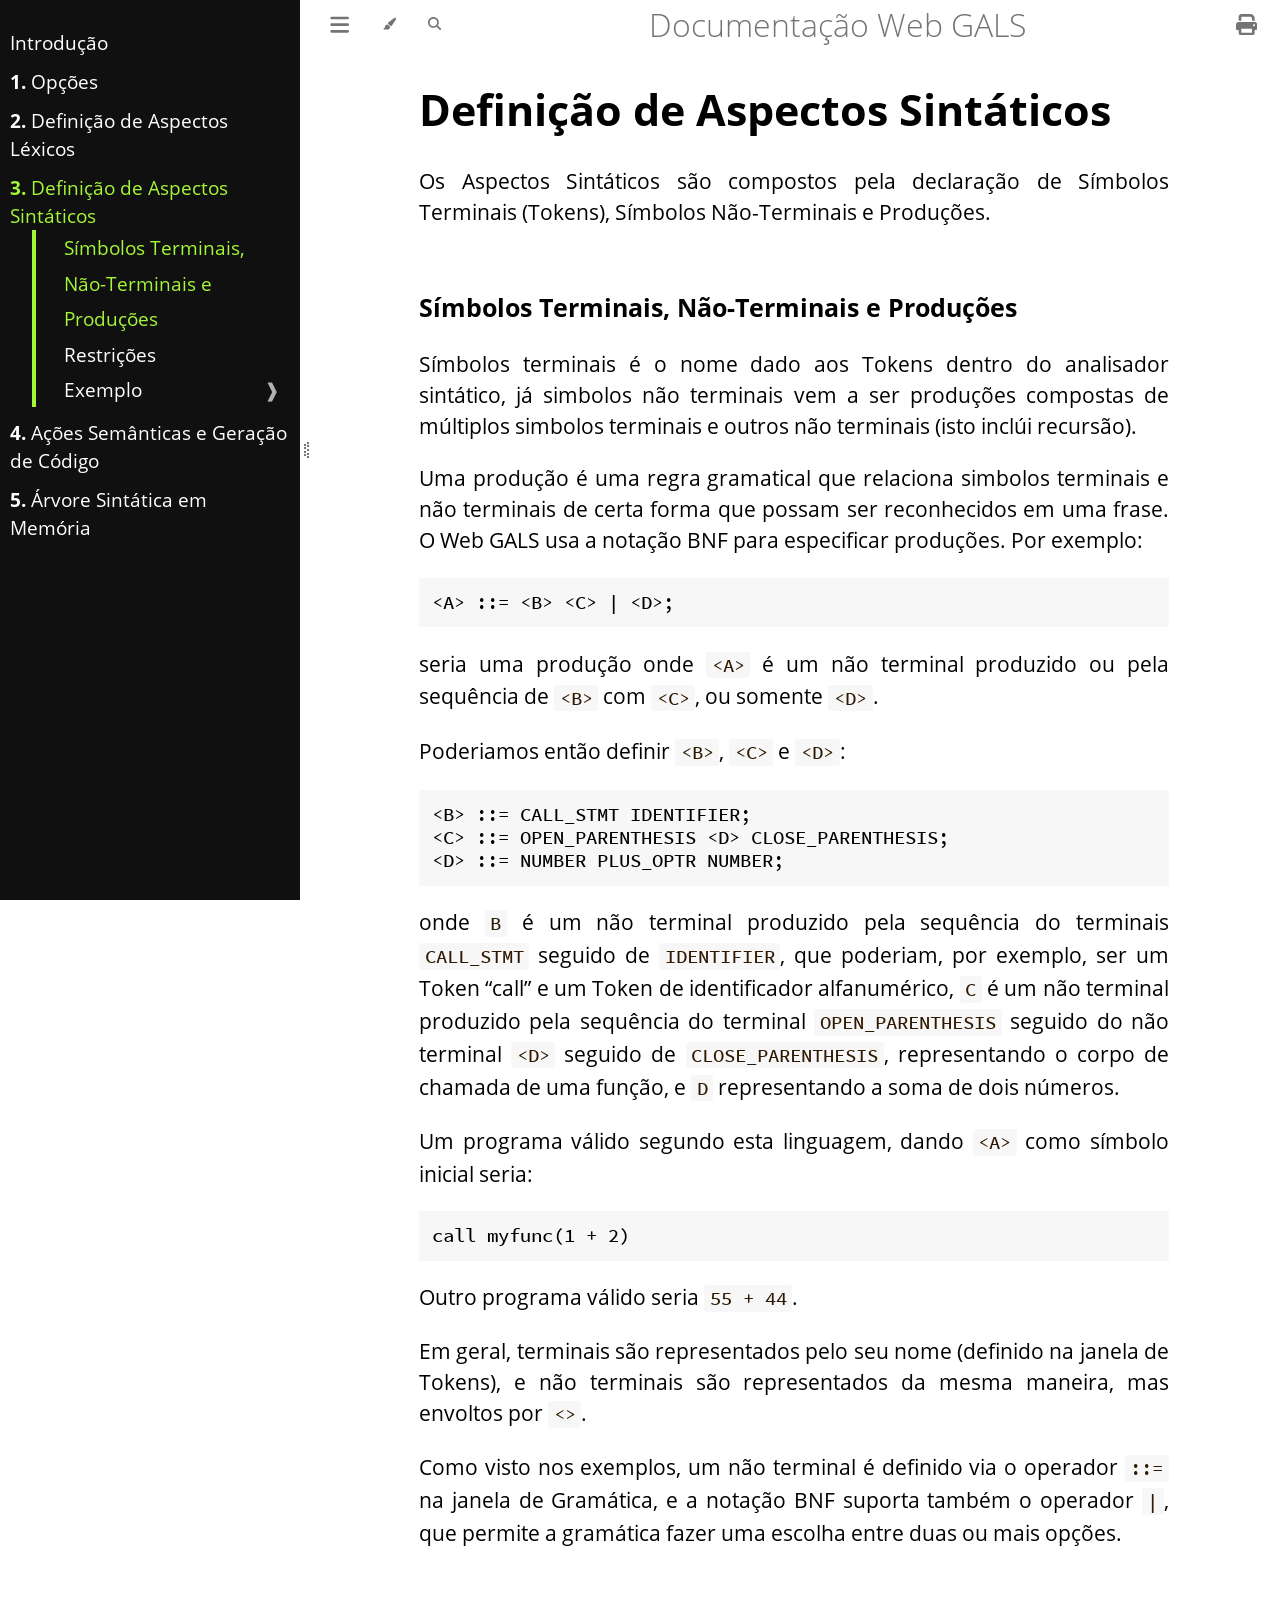
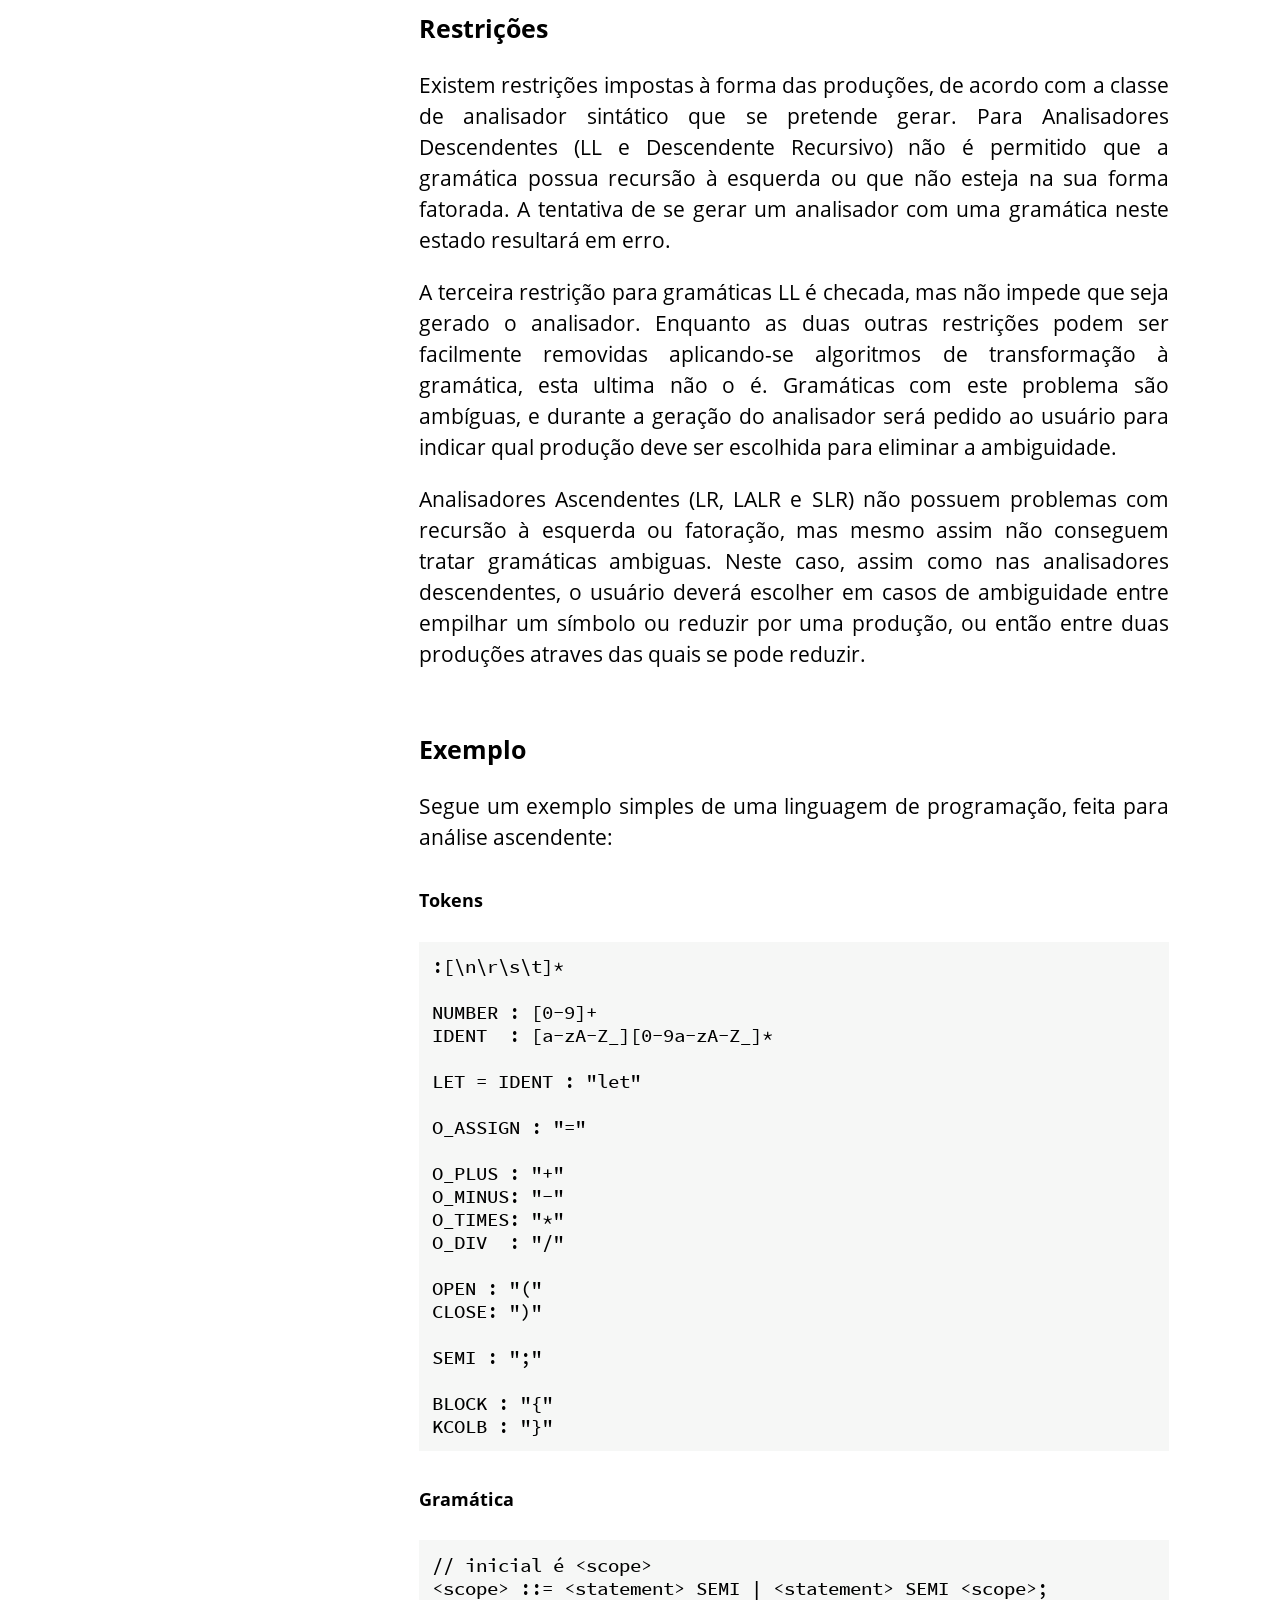
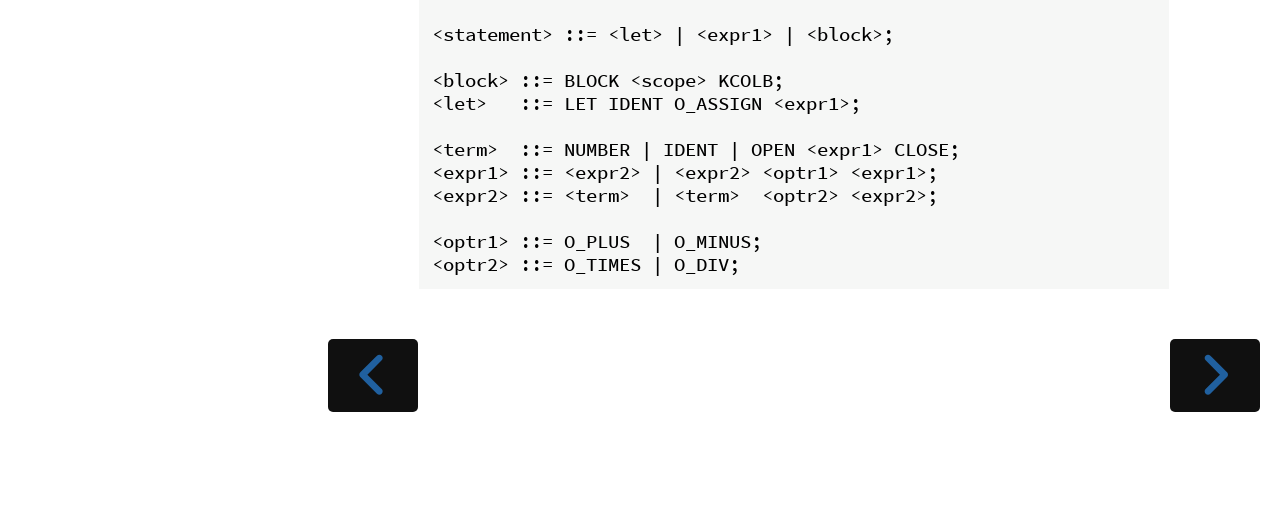
<file: docs/sin.html>
<!DOCTYPE HTML>
<html lang="pt-BR" class="gals sidebar-visible" dir="ltr">
    <head>
        <!-- Book generated using mdBook -->
        <meta charset="UTF-8">
        <title>Definição de Aspectos Sintáticos - Documentação Web GALS</title>


        <!-- Custom HTML head -->

        <meta name="description" content="">
        <meta name="viewport" content="width=device-width, initial-scale=1">
        <meta name="theme-color" content="#ffffff">

        <link rel="icon" href="favicon-de23e50b.svg">
        <link rel="shortcut icon" href="favicon-8114d1fc.png">
        <link rel="stylesheet" href="css/variables-a878f8a5.css">
        <link rel="stylesheet" href="css/general-2459343d.css">
        <link rel="stylesheet" href="css/chrome-ae938929.css">
        <link rel="stylesheet" href="css/print-9e4910d8.css" media="print">

        <!-- Fonts -->
        <link rel="stylesheet" href="fonts/fonts-9644e21d.css">

        <!-- Highlight.js Stylesheets -->
        <link rel="stylesheet" id="mdbook-highlight-css" href="highlight-493f70e1.css">
        <link rel="stylesheet" id="mdbook-tomorrow-night-css" href="tomorrow-night-4c0ae647.css">
        <link rel="stylesheet" id="mdbook-ayu-highlight-css" href="ayu-highlight-3fdfc3ac.css">

        <!-- Custom theme stylesheets -->
        <link rel="stylesheet" href="theme/custom-a94b88e8.css">


        <!-- Provide site root and default themes to javascript -->
        <script>
            const path_to_root = "";
            const default_light_theme = "gals";
            const default_dark_theme = "gals";
            window.path_to_searchindex_js = "searchindex-b3a8b005.js";
        </script>
        <!-- Start loading toc.js asap -->
        <script src="toc-96c027f1.js"></script>
    </head>
    <body>
    <div id="mdbook-help-container">
        <div id="mdbook-help-popup">
            <h2 class="mdbook-help-title">Keyboard shortcuts</h2>
            <div>
                <p>Press <kbd>←</kbd> or <kbd>→</kbd> to navigate between chapters</p>
                <p>Press <kbd>S</kbd> or <kbd>/</kbd> to search in the book</p>
                <p>Press <kbd>?</kbd> to show this help</p>
                <p>Press <kbd>Esc</kbd> to hide this help</p>
            </div>
        </div>
    </div>
    <div id="mdbook-body-container">
        <!-- Work around some values being stored in localStorage wrapped in quotes -->
        <script>
            try {
                let theme = localStorage.getItem('mdbook-theme');
                let sidebar = localStorage.getItem('mdbook-sidebar');

                if (theme.startsWith('"') && theme.endsWith('"')) {
                    localStorage.setItem('mdbook-theme', theme.slice(1, theme.length - 1));
                }

                if (sidebar.startsWith('"') && sidebar.endsWith('"')) {
                    localStorage.setItem('mdbook-sidebar', sidebar.slice(1, sidebar.length - 1));
                }
            } catch (e) { }
        </script>

        <!-- Set the theme before any content is loaded, prevents flash -->
        <script>
            const default_theme = window.matchMedia("(prefers-color-scheme: dark)").matches ? default_dark_theme : default_light_theme;
            let theme;
            try { theme = localStorage.getItem('mdbook-theme'); } catch(e) { }
            if (theme === null || theme === undefined) { theme = default_theme; }
            const html = document.documentElement;
            html.classList.remove('gals')
            html.classList.add(theme);
            html.classList.add("js");
        </script>

        <input type="checkbox" id="mdbook-sidebar-toggle-anchor" class="hidden">

        <!-- Hide / unhide sidebar before it is displayed -->
        <script>
            let sidebar = null;
            const sidebar_toggle = document.getElementById("mdbook-sidebar-toggle-anchor");
            if (document.body.clientWidth >= 1080) {
                try { sidebar = localStorage.getItem('mdbook-sidebar'); } catch(e) { }
                sidebar = sidebar || 'visible';
            } else {
                sidebar = 'hidden';
                sidebar_toggle.checked = false;
            }
            if (sidebar === 'visible') {
                sidebar_toggle.checked = true;
            } else {
                html.classList.remove('sidebar-visible');
            }
        </script>

        <nav id="mdbook-sidebar" class="sidebar" aria-label="Table of contents">
            <!-- populated by js -->
            <mdbook-sidebar-scrollbox class="sidebar-scrollbox"></mdbook-sidebar-scrollbox>
            <noscript>
                <iframe class="sidebar-iframe-outer" src="toc.html"></iframe>
            </noscript>
            <div id="mdbook-sidebar-resize-handle" class="sidebar-resize-handle">
                <div class="sidebar-resize-indicator"></div>
            </div>
        </nav>

        <div id="mdbook-page-wrapper" class="page-wrapper">

            <div class="page">
                <div id="mdbook-menu-bar-hover-placeholder"></div>
                <div id="mdbook-menu-bar" class="menu-bar sticky">
                    <div class="left-buttons">
                        <label id="mdbook-sidebar-toggle" class="icon-button" for="mdbook-sidebar-toggle-anchor" title="Toggle Table of Contents" aria-label="Toggle Table of Contents" aria-controls="mdbook-sidebar">
                            <span class=fa-svg><svg xmlns="http://www.w3.org/2000/svg" viewBox="0 0 448 512"><!--! Font Awesome Free 6.2.0 by @fontawesome - https://fontawesome.com License - https://fontawesome.com/license/free (Icons: CC BY 4.0, Fonts: SIL OFL 1.1, Code: MIT License) Copyright 2022 Fonticons, Inc. --><path d="M0 96C0 78.3 14.3 64 32 64H416c17.7 0 32 14.3 32 32s-14.3 32-32 32H32C14.3 128 0 113.7 0 96zM0 256c0-17.7 14.3-32 32-32H416c17.7 0 32 14.3 32 32s-14.3 32-32 32H32c-17.7 0-32-14.3-32-32zM448 416c0 17.7-14.3 32-32 32H32c-17.7 0-32-14.3-32-32s14.3-32 32-32H416c17.7 0 32 14.3 32 32z"/></svg></span>
                        </label>
                        <button id="mdbook-theme-toggle" class="icon-button" type="button" title="Change theme" aria-label="Change theme" aria-haspopup="true" aria-expanded="false" aria-controls="mdbook-theme-list">
                            <span class=fa-svg><svg xmlns="http://www.w3.org/2000/svg" viewBox="0 0 576 512"><!--! Font Awesome Free 6.2.0 by @fontawesome - https://fontawesome.com License - https://fontawesome.com/license/free (Icons: CC BY 4.0, Fonts: SIL OFL 1.1, Code: MIT License) Copyright 2022 Fonticons, Inc. --><path d="M371.3 367.1c27.3-3.9 51.9-19.4 67.2-42.9L600.2 74.1c12.6-19.5 9.4-45.3-7.6-61.2S549.7-4.4 531.1 9.6L294.4 187.2c-24 18-38.2 46.1-38.4 76.1L371.3 367.1zm-19.6 25.4l-116-104.4C175.9 290.3 128 339.6 128 400c0 3.9 .2 7.8 .6 11.6c1.8 17.5-10.2 36.4-27.8 36.4H96c-17.7 0-32 14.3-32 32s14.3 32 32 32H240c61.9 0 112-50.1 112-112c0-2.5-.1-5-.2-7.5z"/></svg></span>
                        </button>
                        <ul id="mdbook-theme-list" class="theme-popup" aria-label="Themes" role="menu">
                            <li role="none"><button role="menuitem" class="theme" id="mdbook-theme-default_theme">Auto</button></li>
			    <li role="none"><button role="menuitem" class="theme" id="mdbook-theme-gals">GALS</button></li>
                            <li role="none"><button role="menuitem" class="theme" id="mdbook-theme-light">Light</button></li>
                            <li role="none"><button role="menuitem" class="theme" id="mdbook-theme-rust">Rust</button></li>
                            <li role="none"><button role="menuitem" class="theme" id="mdbook-theme-coal">Coal</button></li>
                            <li role="none"><button role="menuitem" class="theme" id="mdbook-theme-navy">Navy</button></li>
                            <li role="none"><button role="menuitem" class="theme" id="mdbook-theme-ayu">Ayu</button></li>
                        </ul>
                        <button id="mdbook-search-toggle" class="icon-button" type="button" title="Search (`/`)" aria-label="Toggle Searchbar" aria-expanded="false" aria-keyshortcuts="/ s" aria-controls="mdbook-searchbar">
                            <span class=fa-svg><svg xmlns="http://www.w3.org/2000/svg" viewBox="0 0 512 512"><!--! Font Awesome Free 6.2.0 by @fontawesome - https://fontawesome.com License - https://fontawesome.com/license/free (Icons: CC BY 4.0, Fonts: SIL OFL 1.1, Code: MIT License) Copyright 2022 Fonticons, Inc. --><path d="M416 208c0 45.9-14.9 88.3-40 122.7L502.6 457.4c12.5 12.5 12.5 32.8 0 45.3s-32.8 12.5-45.3 0L330.7 376c-34.4 25.2-76.8 40-122.7 40C93.1 416 0 322.9 0 208S93.1 0 208 0S416 93.1 416 208zM208 352c79.5 0 144-64.5 144-144s-64.5-144-144-144S64 128.5 64 208s64.5 144 144 144z"/></svg></span>
                        </button>
                    </div>

                    <h1 class="menu-title">Documentação Web GALS</h1>

                    <div class="right-buttons">
                        <a href="print.html" title="Print this book" aria-label="Print this book">
                            <span class=fa-svg id="print-button"><svg xmlns="http://www.w3.org/2000/svg" viewBox="0 0 512 512"><!--! Font Awesome Free 6.2.0 by @fontawesome - https://fontawesome.com License - https://fontawesome.com/license/free (Icons: CC BY 4.0, Fonts: SIL OFL 1.1, Code: MIT License) Copyright 2022 Fonticons, Inc. --><path d="M128 0C92.7 0 64 28.7 64 64v96h64V64H354.7L384 93.3V160h64V93.3c0-17-6.7-33.3-18.7-45.3L400 18.7C388 6.7 371.7 0 354.7 0H128zM384 352v32 64H128V384 368 352H384zm64 32h32c17.7 0 32-14.3 32-32V256c0-35.3-28.7-64-64-64H64c-35.3 0-64 28.7-64 64v96c0 17.7 14.3 32 32 32H64v64c0 35.3 28.7 64 64 64H384c35.3 0 64-28.7 64-64V384zm-16-88c-13.3 0-24-10.7-24-24s10.7-24 24-24s24 10.7 24 24s-10.7 24-24 24z"/></svg></span>
                        </a>

                    </div>
                </div>

                <div id="mdbook-search-wrapper" class="hidden">
                    <form id="mdbook-searchbar-outer" class="searchbar-outer">
                        <div class="search-wrapper">
                            <input type="search" id="mdbook-searchbar" name="searchbar" placeholder="Search this book ..." aria-controls="mdbook-searchresults-outer" aria-describedby="searchresults-header">
                            <div class="spinner-wrapper">
                                <span class=fa-svg id="fa-spin"><svg xmlns="http://www.w3.org/2000/svg" viewBox="0 0 512 512"><!--! Font Awesome Free 6.2.0 by @fontawesome - https://fontawesome.com License - https://fontawesome.com/license/free (Icons: CC BY 4.0, Fonts: SIL OFL 1.1, Code: MIT License) Copyright 2022 Fonticons, Inc. --><path d="M304 48c0-26.5-21.5-48-48-48s-48 21.5-48 48s21.5 48 48 48s48-21.5 48-48zm0 416c0-26.5-21.5-48-48-48s-48 21.5-48 48s21.5 48 48 48s48-21.5 48-48zM48 304c26.5 0 48-21.5 48-48s-21.5-48-48-48s-48 21.5-48 48s21.5 48 48 48zm464-48c0-26.5-21.5-48-48-48s-48 21.5-48 48s21.5 48 48 48s48-21.5 48-48zM142.9 437c18.7-18.7 18.7-49.1 0-67.9s-49.1-18.7-67.9 0s-18.7 49.1 0 67.9s49.1 18.7 67.9 0zm0-294.2c18.7-18.7 18.7-49.1 0-67.9S93.7 56.2 75 75s-18.7 49.1 0 67.9s49.1 18.7 67.9 0zM369.1 437c18.7 18.7 49.1 18.7 67.9 0s18.7-49.1 0-67.9s-49.1-18.7-67.9 0s-18.7 49.1 0 67.9z"/></svg></span>
                            </div>
                        </div>
                    </form>
                    <div id="mdbook-searchresults-outer" class="searchresults-outer hidden">
                        <div id="mdbook-searchresults-header" class="searchresults-header"></div>
                        <ul id="mdbook-searchresults">
                        </ul>
                    </div>
                </div>

                <!-- Apply ARIA attributes after the sidebar and the sidebar toggle button are added to the DOM -->
                <script>
                    document.getElementById('mdbook-sidebar-toggle').setAttribute('aria-expanded', sidebar === 'visible');
                    document.getElementById('mdbook-sidebar').setAttribute('aria-hidden', sidebar !== 'visible');
                    Array.from(document.querySelectorAll('#mdbook-sidebar a')).forEach(function(link) {
                        link.setAttribute('tabIndex', sidebar === 'visible' ? 0 : -1);
                    });
                </script>

                <div id="mdbook-content" class="content">
                    <main>
                        <h1 id="definição-de-aspectos-sintáticos"><a class="header" href="#definição-de-aspectos-sintáticos">Definição de Aspectos Sintáticos</a></h1>
<p>Os Aspectos Sintáticos são compostos pela declaração de Símbolos Terminais (Tokens), Símbolos Não-Terminais e Produções.</p>
<h3 id="símbolos-terminais-não-terminais-e-produções"><a class="header" href="#símbolos-terminais-não-terminais-e-produções">Símbolos Terminais, Não-Terminais e Produções</a></h3>
<p>Símbolos terminais é o nome dado aos Tokens dentro do analisador sintático, já simbolos não terminais
vem a ser produções compostas de múltiplos simbolos terminais e outros não terminais (isto inclúi recursão).</p>
<p>Uma produção é uma regra gramatical que relaciona simbolos terminais e não terminais de certa forma que possam
ser reconhecidos em uma frase. O Web GALS usa a notação BNF para especificar produções. Por exemplo:</p>
<pre><code>&lt;A&gt; ::= &lt;B&gt; &lt;C&gt; | &lt;D&gt;;
</code></pre>
<p>seria uma produção onde <code>&lt;A&gt;</code> é um não terminal produzido ou pela sequência de <code>&lt;B&gt;</code> com <code>&lt;C&gt;</code>, ou somente <code>&lt;D&gt;</code>.</p>
<p>Poderiamos então definir <code>&lt;B&gt;</code>, <code>&lt;C&gt;</code> e <code>&lt;D&gt;</code>:</p>
<pre><code>&lt;B&gt; ::= CALL_STMT IDENTIFIER;
&lt;C&gt; ::= OPEN_PARENTHESIS &lt;D&gt; CLOSE_PARENTHESIS; 
&lt;D&gt; ::= NUMBER PLUS_OPTR NUMBER;
</code></pre>
<p>onde <code>B</code> é um não terminal produzido pela sequência do terminais <code>CALL_STMT</code> seguido de <code>IDENTIFIER</code>, que poderiam, por exemplo, ser um Token “call” e um Token de identificador alfanumérico,
<code>C</code> é um não terminal produzido pela sequência do terminal <code>OPEN_PARENTHESIS</code> seguido do não terminal <code>&lt;D&gt;</code> seguido de <code>CLOSE_PARENTHESIS</code>, representando o corpo de chamada de uma função,
e <code>D</code> representando a soma de dois números.</p>
<p>Um programa válido segundo esta linguagem, dando <code>&lt;A&gt;</code> como símbolo inicial seria:</p>
<pre><code>call myfunc(1 + 2)
</code></pre>
<p>Outro programa válido seria <code>55 + 44</code>.</p>
<p>Em geral, terminais são representados pelo seu nome (definido na janela de Tokens), e não terminais são
representados da mesma maneira, mas envoltos por <code>&lt;&gt;</code>.</p>
<p>Como visto nos exemplos, um não terminal é definido via o operador <code>::=</code> na janela de Gramática, e a notação BNF suporta
também o operador <code>|</code>, que permite a gramática fazer uma escolha entre duas ou mais opções.</p>
<h3 id="restrições"><a class="header" href="#restrições">Restrições</a></h3>
<p>Existem restrições impostas à forma das produções, de acordo com a classe de analisador
sintático que se pretende gerar. Para Analisadores Descendentes (LL e Descendente Recursivo)
não é permitido que a gramática possua recursão à esquerda ou que não esteja na sua forma fatorada.
A tentativa de se gerar um analisador com uma gramática neste estado resultará em erro.</p>
<p>A terceira restrição para gramáticas LL é checada, mas não impede que seja gerado o analisador.
Enquanto as duas outras restrições podem ser facilmente removidas aplicando-se algoritmos de transformação à gramática,
esta ultima não o é. Gramáticas com este problema são ambíguas, e durante a geração do analisador será pedido ao usuário para
indicar qual produção deve ser escolhida para eliminar a ambiguidade.</p>
<p>Analisadores Ascendentes (LR, LALR e SLR) não possuem problemas com recursão à esquerda
ou fatoração, mas mesmo assim não conseguem tratar gramáticas ambiguas. Neste caso, assim como nas analisadores descendentes,
o usuário deverá escolher em casos de ambiguidade entre empilhar um símbolo ou reduzir por uma produção,
ou então entre duas produções atraves das quais se pode reduzir.</p>
<h3 id="exemplo"><a class="header" href="#exemplo">Exemplo</a></h3>
<p>Segue um exemplo simples de uma linguagem de programação, feita para análise ascendente:</p>
<h5 id="tokens"><a class="header" href="#tokens">Tokens</a></h5>
<pre><code>:[\n\r\s\t]*

NUMBER : [0-9]+
IDENT  : [a-zA-Z_][0-9a-zA-Z_]*

LET = IDENT : "let"

O_ASSIGN : "="

O_PLUS : "+"
O_MINUS: "-"
O_TIMES: "*"
O_DIV  : "/"

OPEN : "("
CLOSE: ")"

SEMI : ";"

BLOCK : "{"
KCOLB : "}"
</code></pre>
<h5 id="gramática"><a class="header" href="#gramática">Gramática</a></h5>
<pre><code>// inicial é &lt;scope&gt;
&lt;scope&gt; ::= &lt;statement&gt; SEMI | &lt;statement&gt; SEMI &lt;scope&gt;;

&lt;statement&gt; ::= &lt;let&gt; | &lt;expr1&gt; | &lt;block&gt;;

&lt;block&gt; ::= BLOCK &lt;scope&gt; KCOLB;
&lt;let&gt;   ::= LET IDENT O_ASSIGN &lt;expr1&gt;;

&lt;term&gt;  ::= NUMBER | IDENT | OPEN &lt;expr1&gt; CLOSE;
&lt;expr1&gt; ::= &lt;expr2&gt; | &lt;expr2&gt; &lt;optr1&gt; &lt;expr1&gt;;
&lt;expr2&gt; ::= &lt;term&gt;  | &lt;term&gt;  &lt;optr2&gt; &lt;expr2&gt;;

&lt;optr1&gt; ::= O_PLUS  | O_MINUS;
&lt;optr2&gt; ::= O_TIMES | O_DIV;
</code></pre>

                    </main>

                    <nav class="nav-wrapper" aria-label="Page navigation">
                        <!-- Mobile navigation buttons -->
                            <a rel="prev" href="lex.html" class="mobile-nav-chapters previous" title="Previous chapter" aria-label="Previous chapter" aria-keyshortcuts="Left">
                                <span class=fa-svg><svg xmlns="http://www.w3.org/2000/svg" viewBox="0 0 320 512"><!--! Font Awesome Free 6.2.0 by @fontawesome - https://fontawesome.com License - https://fontawesome.com/license/free (Icons: CC BY 4.0, Fonts: SIL OFL 1.1, Code: MIT License) Copyright 2022 Fonticons, Inc. --><path d="M41.4 233.4c-12.5 12.5-12.5 32.8 0 45.3l160 160c12.5 12.5 32.8 12.5 45.3 0s12.5-32.8 0-45.3L109.3 256 246.6 118.6c12.5-12.5 12.5-32.8 0-45.3s-32.8-12.5-45.3 0l-160 160z"/></svg></span>
                            </a>

                            <a rel="next prefetch" href="codegen.html" class="mobile-nav-chapters next" title="Next chapter" aria-label="Next chapter" aria-keyshortcuts="Right">
                                <span class=fa-svg><svg xmlns="http://www.w3.org/2000/svg" viewBox="0 0 320 512"><!--! Font Awesome Free 6.2.0 by @fontawesome - https://fontawesome.com License - https://fontawesome.com/license/free (Icons: CC BY 4.0, Fonts: SIL OFL 1.1, Code: MIT License) Copyright 2022 Fonticons, Inc. --><path d="M278.6 233.4c12.5 12.5 12.5 32.8 0 45.3l-160 160c-12.5 12.5-32.8 12.5-45.3 0s-12.5-32.8 0-45.3L210.7 256 73.4 118.6c-12.5-12.5-12.5-32.8 0-45.3s32.8-12.5 45.3 0l160 160z"/></svg></span>
                            </a>

                        <div style="clear: both"></div>
                    </nav>
                </div>
            </div>

            <nav class="nav-wide-wrapper" aria-label="Page navigation">
                    <a rel="prev" href="lex.html" class="nav-chapters previous" title="Previous chapter" aria-label="Previous chapter" aria-keyshortcuts="Left">
                        <span class=fa-svg><svg xmlns="http://www.w3.org/2000/svg" viewBox="0 0 320 512"><!--! Font Awesome Free 6.2.0 by @fontawesome - https://fontawesome.com License - https://fontawesome.com/license/free (Icons: CC BY 4.0, Fonts: SIL OFL 1.1, Code: MIT License) Copyright 2022 Fonticons, Inc. --><path d="M41.4 233.4c-12.5 12.5-12.5 32.8 0 45.3l160 160c12.5 12.5 32.8 12.5 45.3 0s12.5-32.8 0-45.3L109.3 256 246.6 118.6c12.5-12.5 12.5-32.8 0-45.3s-32.8-12.5-45.3 0l-160 160z"/></svg></span>
                    </a>

                    <a rel="next prefetch" href="codegen.html" class="nav-chapters next" title="Next chapter" aria-label="Next chapter" aria-keyshortcuts="Right">
                        <span class=fa-svg><svg xmlns="http://www.w3.org/2000/svg" viewBox="0 0 320 512"><!--! Font Awesome Free 6.2.0 by @fontawesome - https://fontawesome.com License - https://fontawesome.com/license/free (Icons: CC BY 4.0, Fonts: SIL OFL 1.1, Code: MIT License) Copyright 2022 Fonticons, Inc. --><path d="M278.6 233.4c12.5 12.5 12.5 32.8 0 45.3l-160 160c-12.5 12.5-32.8 12.5-45.3 0s-12.5-32.8 0-45.3L210.7 256 73.4 118.6c-12.5-12.5-12.5-32.8 0-45.3s32.8-12.5 45.3 0l160 160z"/></svg></span>
                    </a>
            </nav>

        </div>

        <template id=fa-eye><span class=fa-svg><svg xmlns="http://www.w3.org/2000/svg" viewBox="0 0 576 512"><!--! Font Awesome Free 6.2.0 by @fontawesome - https://fontawesome.com License - https://fontawesome.com/license/free (Icons: CC BY 4.0, Fonts: SIL OFL 1.1, Code: MIT License) Copyright 2022 Fonticons, Inc. --><path d="M288 32c-80.8 0-145.5 36.8-192.6 80.6C48.6 156 17.3 208 2.5 243.7c-3.3 7.9-3.3 16.7 0 24.6C17.3 304 48.6 356 95.4 399.4C142.5 443.2 207.2 480 288 480s145.5-36.8 192.6-80.6c46.8-43.5 78.1-95.4 93-131.1c3.3-7.9 3.3-16.7 0-24.6c-14.9-35.7-46.2-87.7-93-131.1C433.5 68.8 368.8 32 288 32zM432 256c0 79.5-64.5 144-144 144s-144-64.5-144-144s64.5-144 144-144s144 64.5 144 144zM288 192c0 35.3-28.7 64-64 64c-11.5 0-22.3-3-31.6-8.4c-.2 2.8-.4 5.5-.4 8.4c0 53 43 96 96 96s96-43 96-96s-43-96-96-96c-2.8 0-5.6 .1-8.4 .4c5.3 9.3 8.4 20.1 8.4 31.6z"/></svg></span></template>
        <template id=fa-eye-slash><span class=fa-svg><svg xmlns="http://www.w3.org/2000/svg" viewBox="0 0 640 512"><!--! Font Awesome Free 6.2.0 by @fontawesome - https://fontawesome.com License - https://fontawesome.com/license/free (Icons: CC BY 4.0, Fonts: SIL OFL 1.1, Code: MIT License) Copyright 2022 Fonticons, Inc. --><path d="M38.8 5.1C28.4-3.1 13.3-1.2 5.1 9.2S-1.2 34.7 9.2 42.9l592 464c10.4 8.2 25.5 6.3 33.7-4.1s6.3-25.5-4.1-33.7L525.6 386.7c39.6-40.6 66.4-86.1 79.9-118.4c3.3-7.9 3.3-16.7 0-24.6c-14.9-35.7-46.2-87.7-93-131.1C465.5 68.8 400.8 32 320 32c-68.2 0-125 26.3-169.3 60.8L38.8 5.1zM223.1 149.5C248.6 126.2 282.7 112 320 112c79.5 0 144 64.5 144 144c0 24.9-6.3 48.3-17.4 68.7L408 294.5c5.2-11.8 8-24.8 8-38.5c0-53-43-96-96-96c-2.8 0-5.6 .1-8.4 .4c5.3 9.3 8.4 20.1 8.4 31.6c0 10.2-2.4 19.8-6.6 28.3l-90.3-70.8zm223.1 298L373 389.9c-16.4 6.5-34.3 10.1-53 10.1c-79.5 0-144-64.5-144-144c0-6.9 .5-13.6 1.4-20.2L83.1 161.5C60.3 191.2 44 220.8 34.5 243.7c-3.3 7.9-3.3 16.7 0 24.6c14.9 35.7 46.2 87.7 93 131.1C174.5 443.2 239.2 480 320 480c47.8 0 89.9-12.9 126.2-32.5z"/></svg></span></template>
        <template id=fa-copy><span class=fa-svg><svg xmlns="http://www.w3.org/2000/svg" viewBox="0 0 512 512"><!--! Font Awesome Free 6.2.0 by @fontawesome - https://fontawesome.com License - https://fontawesome.com/license/free (Icons: CC BY 4.0, Fonts: SIL OFL 1.1, Code: MIT License) Copyright 2022 Fonticons, Inc. --><path d="M502.6 70.63l-61.25-61.25C435.4 3.371 427.2 0 418.7 0H255.1c-35.35 0-64 28.66-64 64l.0195 256C192 355.4 220.7 384 256 384h192c35.2 0 64-28.8 64-64V93.25C512 84.77 508.6 76.63 502.6 70.63zM464 320c0 8.836-7.164 16-16 16H255.1c-8.838 0-16-7.164-16-16L239.1 64.13c0-8.836 7.164-16 16-16h128L384 96c0 17.67 14.33 32 32 32h47.1V320zM272 448c0 8.836-7.164 16-16 16H63.1c-8.838 0-16-7.164-16-16L47.98 192.1c0-8.836 7.164-16 16-16H160V128H63.99c-35.35 0-64 28.65-64 64l.0098 256C.002 483.3 28.66 512 64 512h192c35.2 0 64-28.8 64-64v-32h-47.1L272 448z"/></svg></span></template>
        <template id=fa-play><span class=fa-svg><svg xmlns="http://www.w3.org/2000/svg" viewBox="0 0 384 512"><!--! Font Awesome Free 6.2.0 by @fontawesome - https://fontawesome.com License - https://fontawesome.com/license/free (Icons: CC BY 4.0, Fonts: SIL OFL 1.1, Code: MIT License) Copyright 2022 Fonticons, Inc. --><path d="M73 39c-14.8-9.1-33.4-9.4-48.5-.9S0 62.6 0 80V432c0 17.4 9.4 33.4 24.5 41.9s33.7 8.1 48.5-.9L361 297c14.3-8.7 23-24.2 23-41s-8.7-32.2-23-41L73 39z"/></svg></span></template>
        <template id=fa-clock-rotate-left><span class=fa-svg><svg xmlns="http://www.w3.org/2000/svg" viewBox="0 0 512 512"><!--! Font Awesome Free 6.2.0 by @fontawesome - https://fontawesome.com License - https://fontawesome.com/license/free (Icons: CC BY 4.0, Fonts: SIL OFL 1.1, Code: MIT License) Copyright 2022 Fonticons, Inc. --><path d="M75 75L41 41C25.9 25.9 0 36.6 0 57.9V168c0 13.3 10.7 24 24 24H134.1c21.4 0 32.1-25.9 17-41l-30.8-30.8C155 85.5 203 64 256 64c106 0 192 86 192 192s-86 192-192 192c-40.8 0-78.6-12.7-109.7-34.4c-14.5-10.1-34.4-6.6-44.6 7.9s-6.6 34.4 7.9 44.6C151.2 495 201.7 512 256 512c141.4 0 256-114.6 256-256S397.4 0 256 0C185.3 0 121.3 28.7 75 75zm181 53c-13.3 0-24 10.7-24 24V256c0 6.4 2.5 12.5 7 17l72 72c9.4 9.4 24.6 9.4 33.9 0s9.4-24.6 0-33.9l-65-65V152c0-13.3-10.7-24-24-24z"/></svg></span></template>



        <script>
            window.playground_copyable = true;
        </script>


        <script src="elasticlunr-ef4e11c1.min.js"></script>
        <script src="mark-09e88c2c.min.js"></script>
        <script src="searcher-c2a407aa.js"></script>

        <script src="clipboard-1626706a.min.js"></script>
        <script src="highlight-abc7f01d.js"></script>
        <script src="book-a0b12cfe.js"></script>

        <!-- Custom JS scripts -->



    </div>
    </body>
</html>
</file>
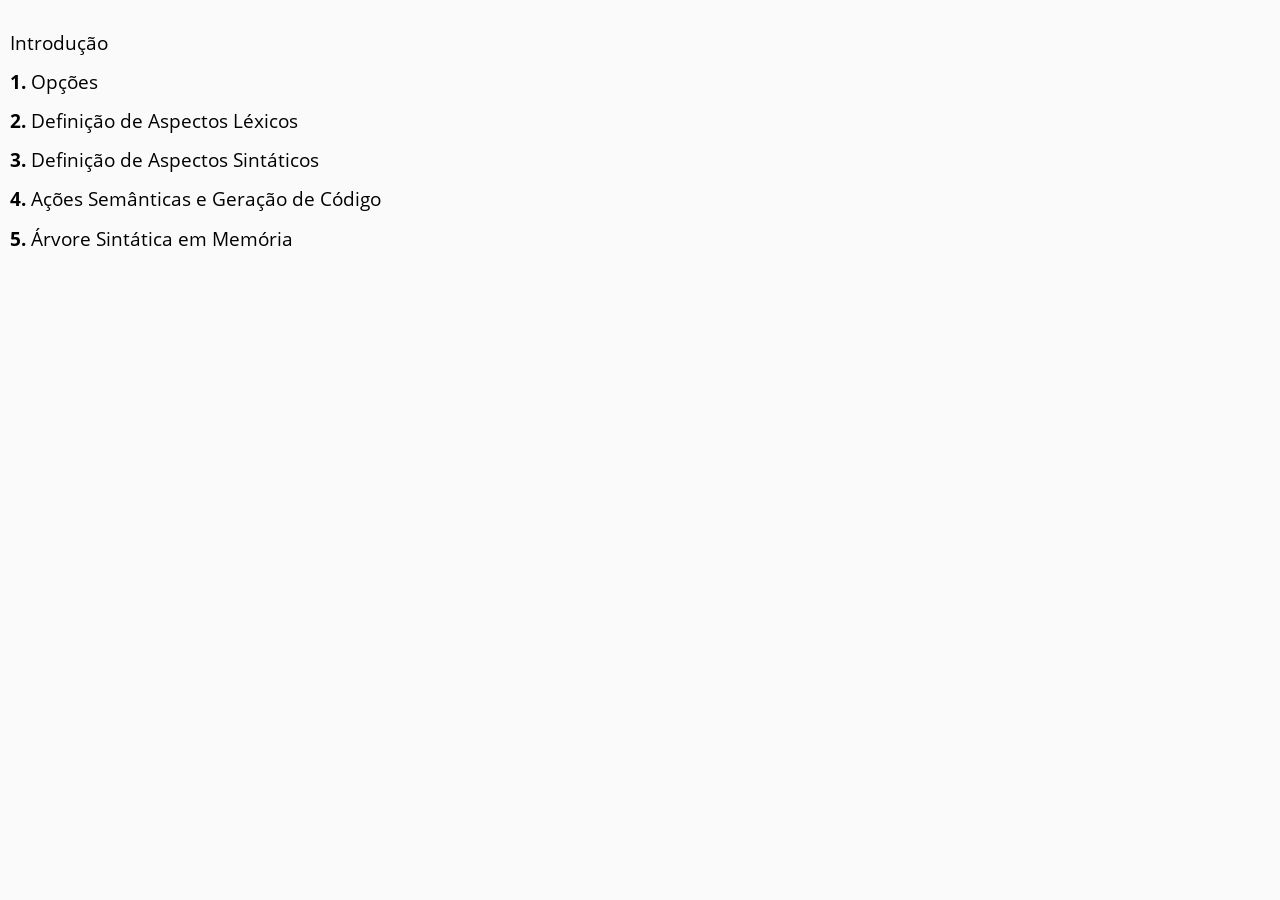
<file: docs/toc.html>
<!DOCTYPE HTML>
<html lang="pt-BR" class="gals" dir="ltr">
    <head>
        <!-- sidebar iframe generated using mdBook

        This is a frame, and not included directly in the page, to control the total size of the
        book. The TOC contains an entry for each page, so if each page includes a copy of the TOC,
        the total size of the page becomes O(n**2).

        The frame is only used as a fallback when JS is turned off. When it's on, the sidebar is
        instead added to the main page by `toc.js` instead. The JavaScript mode is better
        because, when running in a `file:///` URL, the iframed page would not be Same-Origin as
        the rest of the page, so the sidebar and the main page theme would fall out of sync.
        -->
        <meta charset="UTF-8">
        <meta name="robots" content="noindex">
        <!-- Custom HTML head -->
        <meta name="viewport" content="width=device-width, initial-scale=1">
        <meta name="theme-color" content="#ffffff">
        <link rel="stylesheet" href="css/variables-a878f8a5.css">
        <link rel="stylesheet" href="css/general-2459343d.css">
        <link rel="stylesheet" href="css/chrome-ae938929.css">
        <link rel="stylesheet" href="css/print-9e4910d8.css" media="print">
        <!-- Fonts -->
        <link rel="stylesheet" href="fonts/fonts-9644e21d.css">
        <!-- Custom theme stylesheets -->
        <link rel="stylesheet" href="theme/custom-a94b88e8.css">
    </head>
    <body class="sidebar-iframe-inner">
        <ol class="chapter"><li class="chapter-item expanded "><span class="chapter-link-wrapper"><a href="intro.html" target="_parent">Introdução</a></span></li><li class="chapter-item expanded "><span class="chapter-link-wrapper"><a href="opcoes.html" target="_parent"><strong aria-hidden="true">1.</strong> Opções</a></span></li><li class="chapter-item expanded "><span class="chapter-link-wrapper"><a href="lex.html" target="_parent"><strong aria-hidden="true">2.</strong> Definição de Aspectos Léxicos</a></span></li><li class="chapter-item expanded "><span class="chapter-link-wrapper"><a href="sin.html" target="_parent"><strong aria-hidden="true">3.</strong> Definição de Aspectos Sintáticos</a></span></li><li class="chapter-item expanded "><span class="chapter-link-wrapper"><a href="codegen.html" target="_parent"><strong aria-hidden="true">4.</strong> Ações Semânticas e Geração de Código</a></span></li><li class="chapter-item expanded "><span class="chapter-link-wrapper"><a href="tree.html" target="_parent"><strong aria-hidden="true">5.</strong> Árvore Sintática em Memória</a></span></li></ol>
    </body>
</html>
</file>
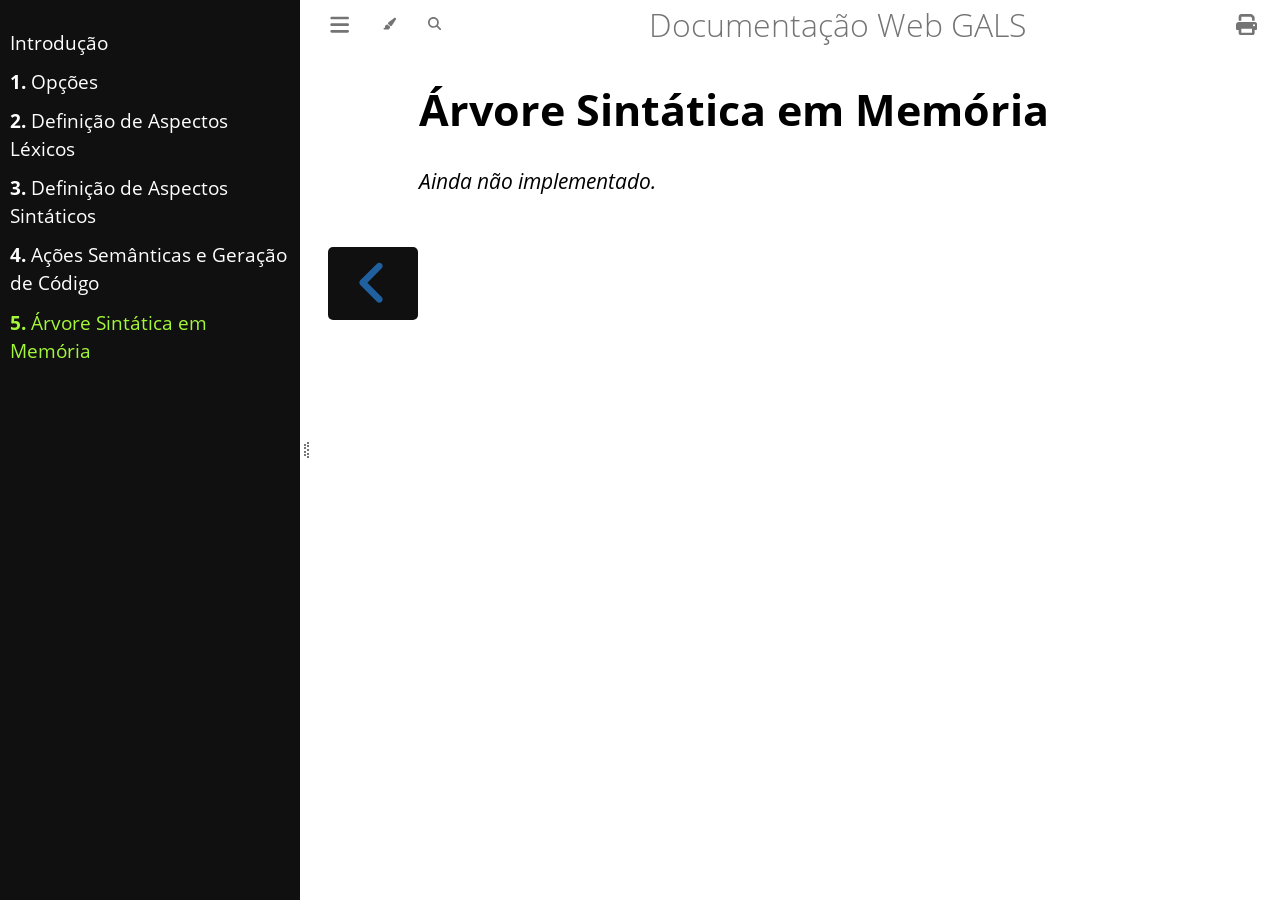
<file: docs/tree.html>
<!DOCTYPE HTML>
<html lang="pt-BR" class="gals sidebar-visible" dir="ltr">
    <head>
        <!-- Book generated using mdBook -->
        <meta charset="UTF-8">
        <title>Árvore Sintática em Memória - Documentação Web GALS</title>


        <!-- Custom HTML head -->

        <meta name="description" content="">
        <meta name="viewport" content="width=device-width, initial-scale=1">
        <meta name="theme-color" content="#ffffff">

        <link rel="icon" href="favicon-de23e50b.svg">
        <link rel="shortcut icon" href="favicon-8114d1fc.png">
        <link rel="stylesheet" href="css/variables-a878f8a5.css">
        <link rel="stylesheet" href="css/general-2459343d.css">
        <link rel="stylesheet" href="css/chrome-ae938929.css">
        <link rel="stylesheet" href="css/print-9e4910d8.css" media="print">

        <!-- Fonts -->
        <link rel="stylesheet" href="fonts/fonts-9644e21d.css">

        <!-- Highlight.js Stylesheets -->
        <link rel="stylesheet" id="mdbook-highlight-css" href="highlight-493f70e1.css">
        <link rel="stylesheet" id="mdbook-tomorrow-night-css" href="tomorrow-night-4c0ae647.css">
        <link rel="stylesheet" id="mdbook-ayu-highlight-css" href="ayu-highlight-3fdfc3ac.css">

        <!-- Custom theme stylesheets -->
        <link rel="stylesheet" href="theme/custom-a94b88e8.css">


        <!-- Provide site root and default themes to javascript -->
        <script>
            const path_to_root = "";
            const default_light_theme = "gals";
            const default_dark_theme = "gals";
            window.path_to_searchindex_js = "searchindex-b3a8b005.js";
        </script>
        <!-- Start loading toc.js asap -->
        <script src="toc-96c027f1.js"></script>
    </head>
    <body>
    <div id="mdbook-help-container">
        <div id="mdbook-help-popup">
            <h2 class="mdbook-help-title">Keyboard shortcuts</h2>
            <div>
                <p>Press <kbd>←</kbd> or <kbd>→</kbd> to navigate between chapters</p>
                <p>Press <kbd>S</kbd> or <kbd>/</kbd> to search in the book</p>
                <p>Press <kbd>?</kbd> to show this help</p>
                <p>Press <kbd>Esc</kbd> to hide this help</p>
            </div>
        </div>
    </div>
    <div id="mdbook-body-container">
        <!-- Work around some values being stored in localStorage wrapped in quotes -->
        <script>
            try {
                let theme = localStorage.getItem('mdbook-theme');
                let sidebar = localStorage.getItem('mdbook-sidebar');

                if (theme.startsWith('"') && theme.endsWith('"')) {
                    localStorage.setItem('mdbook-theme', theme.slice(1, theme.length - 1));
                }

                if (sidebar.startsWith('"') && sidebar.endsWith('"')) {
                    localStorage.setItem('mdbook-sidebar', sidebar.slice(1, sidebar.length - 1));
                }
            } catch (e) { }
        </script>

        <!-- Set the theme before any content is loaded, prevents flash -->
        <script>
            const default_theme = window.matchMedia("(prefers-color-scheme: dark)").matches ? default_dark_theme : default_light_theme;
            let theme;
            try { theme = localStorage.getItem('mdbook-theme'); } catch(e) { }
            if (theme === null || theme === undefined) { theme = default_theme; }
            const html = document.documentElement;
            html.classList.remove('gals')
            html.classList.add(theme);
            html.classList.add("js");
        </script>

        <input type="checkbox" id="mdbook-sidebar-toggle-anchor" class="hidden">

        <!-- Hide / unhide sidebar before it is displayed -->
        <script>
            let sidebar = null;
            const sidebar_toggle = document.getElementById("mdbook-sidebar-toggle-anchor");
            if (document.body.clientWidth >= 1080) {
                try { sidebar = localStorage.getItem('mdbook-sidebar'); } catch(e) { }
                sidebar = sidebar || 'visible';
            } else {
                sidebar = 'hidden';
                sidebar_toggle.checked = false;
            }
            if (sidebar === 'visible') {
                sidebar_toggle.checked = true;
            } else {
                html.classList.remove('sidebar-visible');
            }
        </script>

        <nav id="mdbook-sidebar" class="sidebar" aria-label="Table of contents">
            <!-- populated by js -->
            <mdbook-sidebar-scrollbox class="sidebar-scrollbox"></mdbook-sidebar-scrollbox>
            <noscript>
                <iframe class="sidebar-iframe-outer" src="toc.html"></iframe>
            </noscript>
            <div id="mdbook-sidebar-resize-handle" class="sidebar-resize-handle">
                <div class="sidebar-resize-indicator"></div>
            </div>
        </nav>

        <div id="mdbook-page-wrapper" class="page-wrapper">

            <div class="page">
                <div id="mdbook-menu-bar-hover-placeholder"></div>
                <div id="mdbook-menu-bar" class="menu-bar sticky">
                    <div class="left-buttons">
                        <label id="mdbook-sidebar-toggle" class="icon-button" for="mdbook-sidebar-toggle-anchor" title="Toggle Table of Contents" aria-label="Toggle Table of Contents" aria-controls="mdbook-sidebar">
                            <span class=fa-svg><svg xmlns="http://www.w3.org/2000/svg" viewBox="0 0 448 512"><!--! Font Awesome Free 6.2.0 by @fontawesome - https://fontawesome.com License - https://fontawesome.com/license/free (Icons: CC BY 4.0, Fonts: SIL OFL 1.1, Code: MIT License) Copyright 2022 Fonticons, Inc. --><path d="M0 96C0 78.3 14.3 64 32 64H416c17.7 0 32 14.3 32 32s-14.3 32-32 32H32C14.3 128 0 113.7 0 96zM0 256c0-17.7 14.3-32 32-32H416c17.7 0 32 14.3 32 32s-14.3 32-32 32H32c-17.7 0-32-14.3-32-32zM448 416c0 17.7-14.3 32-32 32H32c-17.7 0-32-14.3-32-32s14.3-32 32-32H416c17.7 0 32 14.3 32 32z"/></svg></span>
                        </label>
                        <button id="mdbook-theme-toggle" class="icon-button" type="button" title="Change theme" aria-label="Change theme" aria-haspopup="true" aria-expanded="false" aria-controls="mdbook-theme-list">
                            <span class=fa-svg><svg xmlns="http://www.w3.org/2000/svg" viewBox="0 0 576 512"><!--! Font Awesome Free 6.2.0 by @fontawesome - https://fontawesome.com License - https://fontawesome.com/license/free (Icons: CC BY 4.0, Fonts: SIL OFL 1.1, Code: MIT License) Copyright 2022 Fonticons, Inc. --><path d="M371.3 367.1c27.3-3.9 51.9-19.4 67.2-42.9L600.2 74.1c12.6-19.5 9.4-45.3-7.6-61.2S549.7-4.4 531.1 9.6L294.4 187.2c-24 18-38.2 46.1-38.4 76.1L371.3 367.1zm-19.6 25.4l-116-104.4C175.9 290.3 128 339.6 128 400c0 3.9 .2 7.8 .6 11.6c1.8 17.5-10.2 36.4-27.8 36.4H96c-17.7 0-32 14.3-32 32s14.3 32 32 32H240c61.9 0 112-50.1 112-112c0-2.5-.1-5-.2-7.5z"/></svg></span>
                        </button>
                        <ul id="mdbook-theme-list" class="theme-popup" aria-label="Themes" role="menu">
                            <li role="none"><button role="menuitem" class="theme" id="mdbook-theme-default_theme">Auto</button></li>
			    <li role="none"><button role="menuitem" class="theme" id="mdbook-theme-gals">GALS</button></li>
                            <li role="none"><button role="menuitem" class="theme" id="mdbook-theme-light">Light</button></li>
                            <li role="none"><button role="menuitem" class="theme" id="mdbook-theme-rust">Rust</button></li>
                            <li role="none"><button role="menuitem" class="theme" id="mdbook-theme-coal">Coal</button></li>
                            <li role="none"><button role="menuitem" class="theme" id="mdbook-theme-navy">Navy</button></li>
                            <li role="none"><button role="menuitem" class="theme" id="mdbook-theme-ayu">Ayu</button></li>
                        </ul>
                        <button id="mdbook-search-toggle" class="icon-button" type="button" title="Search (`/`)" aria-label="Toggle Searchbar" aria-expanded="false" aria-keyshortcuts="/ s" aria-controls="mdbook-searchbar">
                            <span class=fa-svg><svg xmlns="http://www.w3.org/2000/svg" viewBox="0 0 512 512"><!--! Font Awesome Free 6.2.0 by @fontawesome - https://fontawesome.com License - https://fontawesome.com/license/free (Icons: CC BY 4.0, Fonts: SIL OFL 1.1, Code: MIT License) Copyright 2022 Fonticons, Inc. --><path d="M416 208c0 45.9-14.9 88.3-40 122.7L502.6 457.4c12.5 12.5 12.5 32.8 0 45.3s-32.8 12.5-45.3 0L330.7 376c-34.4 25.2-76.8 40-122.7 40C93.1 416 0 322.9 0 208S93.1 0 208 0S416 93.1 416 208zM208 352c79.5 0 144-64.5 144-144s-64.5-144-144-144S64 128.5 64 208s64.5 144 144 144z"/></svg></span>
                        </button>
                    </div>

                    <h1 class="menu-title">Documentação Web GALS</h1>

                    <div class="right-buttons">
                        <a href="print.html" title="Print this book" aria-label="Print this book">
                            <span class=fa-svg id="print-button"><svg xmlns="http://www.w3.org/2000/svg" viewBox="0 0 512 512"><!--! Font Awesome Free 6.2.0 by @fontawesome - https://fontawesome.com License - https://fontawesome.com/license/free (Icons: CC BY 4.0, Fonts: SIL OFL 1.1, Code: MIT License) Copyright 2022 Fonticons, Inc. --><path d="M128 0C92.7 0 64 28.7 64 64v96h64V64H354.7L384 93.3V160h64V93.3c0-17-6.7-33.3-18.7-45.3L400 18.7C388 6.7 371.7 0 354.7 0H128zM384 352v32 64H128V384 368 352H384zm64 32h32c17.7 0 32-14.3 32-32V256c0-35.3-28.7-64-64-64H64c-35.3 0-64 28.7-64 64v96c0 17.7 14.3 32 32 32H64v64c0 35.3 28.7 64 64 64H384c35.3 0 64-28.7 64-64V384zm-16-88c-13.3 0-24-10.7-24-24s10.7-24 24-24s24 10.7 24 24s-10.7 24-24 24z"/></svg></span>
                        </a>

                    </div>
                </div>

                <div id="mdbook-search-wrapper" class="hidden">
                    <form id="mdbook-searchbar-outer" class="searchbar-outer">
                        <div class="search-wrapper">
                            <input type="search" id="mdbook-searchbar" name="searchbar" placeholder="Search this book ..." aria-controls="mdbook-searchresults-outer" aria-describedby="searchresults-header">
                            <div class="spinner-wrapper">
                                <span class=fa-svg id="fa-spin"><svg xmlns="http://www.w3.org/2000/svg" viewBox="0 0 512 512"><!--! Font Awesome Free 6.2.0 by @fontawesome - https://fontawesome.com License - https://fontawesome.com/license/free (Icons: CC BY 4.0, Fonts: SIL OFL 1.1, Code: MIT License) Copyright 2022 Fonticons, Inc. --><path d="M304 48c0-26.5-21.5-48-48-48s-48 21.5-48 48s21.5 48 48 48s48-21.5 48-48zm0 416c0-26.5-21.5-48-48-48s-48 21.5-48 48s21.5 48 48 48s48-21.5 48-48zM48 304c26.5 0 48-21.5 48-48s-21.5-48-48-48s-48 21.5-48 48s21.5 48 48 48zm464-48c0-26.5-21.5-48-48-48s-48 21.5-48 48s21.5 48 48 48s48-21.5 48-48zM142.9 437c18.7-18.7 18.7-49.1 0-67.9s-49.1-18.7-67.9 0s-18.7 49.1 0 67.9s49.1 18.7 67.9 0zm0-294.2c18.7-18.7 18.7-49.1 0-67.9S93.7 56.2 75 75s-18.7 49.1 0 67.9s49.1 18.7 67.9 0zM369.1 437c18.7 18.7 49.1 18.7 67.9 0s18.7-49.1 0-67.9s-49.1-18.7-67.9 0s-18.7 49.1 0 67.9z"/></svg></span>
                            </div>
                        </div>
                    </form>
                    <div id="mdbook-searchresults-outer" class="searchresults-outer hidden">
                        <div id="mdbook-searchresults-header" class="searchresults-header"></div>
                        <ul id="mdbook-searchresults">
                        </ul>
                    </div>
                </div>

                <!-- Apply ARIA attributes after the sidebar and the sidebar toggle button are added to the DOM -->
                <script>
                    document.getElementById('mdbook-sidebar-toggle').setAttribute('aria-expanded', sidebar === 'visible');
                    document.getElementById('mdbook-sidebar').setAttribute('aria-hidden', sidebar !== 'visible');
                    Array.from(document.querySelectorAll('#mdbook-sidebar a')).forEach(function(link) {
                        link.setAttribute('tabIndex', sidebar === 'visible' ? 0 : -1);
                    });
                </script>

                <div id="mdbook-content" class="content">
                    <main>
                        <h1 id="árvore-sintática-em-memória"><a class="header" href="#árvore-sintática-em-memória">Árvore Sintática em Memória</a></h1>
<p><em>Ainda não implementado.</em></p>

                    </main>

                    <nav class="nav-wrapper" aria-label="Page navigation">
                        <!-- Mobile navigation buttons -->
                            <a rel="prev" href="codegen.html" class="mobile-nav-chapters previous" title="Previous chapter" aria-label="Previous chapter" aria-keyshortcuts="Left">
                                <span class=fa-svg><svg xmlns="http://www.w3.org/2000/svg" viewBox="0 0 320 512"><!--! Font Awesome Free 6.2.0 by @fontawesome - https://fontawesome.com License - https://fontawesome.com/license/free (Icons: CC BY 4.0, Fonts: SIL OFL 1.1, Code: MIT License) Copyright 2022 Fonticons, Inc. --><path d="M41.4 233.4c-12.5 12.5-12.5 32.8 0 45.3l160 160c12.5 12.5 32.8 12.5 45.3 0s12.5-32.8 0-45.3L109.3 256 246.6 118.6c12.5-12.5 12.5-32.8 0-45.3s-32.8-12.5-45.3 0l-160 160z"/></svg></span>
                            </a>


                        <div style="clear: both"></div>
                    </nav>
                </div>
            </div>

            <nav class="nav-wide-wrapper" aria-label="Page navigation">
                    <a rel="prev" href="codegen.html" class="nav-chapters previous" title="Previous chapter" aria-label="Previous chapter" aria-keyshortcuts="Left">
                        <span class=fa-svg><svg xmlns="http://www.w3.org/2000/svg" viewBox="0 0 320 512"><!--! Font Awesome Free 6.2.0 by @fontawesome - https://fontawesome.com License - https://fontawesome.com/license/free (Icons: CC BY 4.0, Fonts: SIL OFL 1.1, Code: MIT License) Copyright 2022 Fonticons, Inc. --><path d="M41.4 233.4c-12.5 12.5-12.5 32.8 0 45.3l160 160c12.5 12.5 32.8 12.5 45.3 0s12.5-32.8 0-45.3L109.3 256 246.6 118.6c12.5-12.5 12.5-32.8 0-45.3s-32.8-12.5-45.3 0l-160 160z"/></svg></span>
                    </a>

            </nav>

        </div>

        <template id=fa-eye><span class=fa-svg><svg xmlns="http://www.w3.org/2000/svg" viewBox="0 0 576 512"><!--! Font Awesome Free 6.2.0 by @fontawesome - https://fontawesome.com License - https://fontawesome.com/license/free (Icons: CC BY 4.0, Fonts: SIL OFL 1.1, Code: MIT License) Copyright 2022 Fonticons, Inc. --><path d="M288 32c-80.8 0-145.5 36.8-192.6 80.6C48.6 156 17.3 208 2.5 243.7c-3.3 7.9-3.3 16.7 0 24.6C17.3 304 48.6 356 95.4 399.4C142.5 443.2 207.2 480 288 480s145.5-36.8 192.6-80.6c46.8-43.5 78.1-95.4 93-131.1c3.3-7.9 3.3-16.7 0-24.6c-14.9-35.7-46.2-87.7-93-131.1C433.5 68.8 368.8 32 288 32zM432 256c0 79.5-64.5 144-144 144s-144-64.5-144-144s64.5-144 144-144s144 64.5 144 144zM288 192c0 35.3-28.7 64-64 64c-11.5 0-22.3-3-31.6-8.4c-.2 2.8-.4 5.5-.4 8.4c0 53 43 96 96 96s96-43 96-96s-43-96-96-96c-2.8 0-5.6 .1-8.4 .4c5.3 9.3 8.4 20.1 8.4 31.6z"/></svg></span></template>
        <template id=fa-eye-slash><span class=fa-svg><svg xmlns="http://www.w3.org/2000/svg" viewBox="0 0 640 512"><!--! Font Awesome Free 6.2.0 by @fontawesome - https://fontawesome.com License - https://fontawesome.com/license/free (Icons: CC BY 4.0, Fonts: SIL OFL 1.1, Code: MIT License) Copyright 2022 Fonticons, Inc. --><path d="M38.8 5.1C28.4-3.1 13.3-1.2 5.1 9.2S-1.2 34.7 9.2 42.9l592 464c10.4 8.2 25.5 6.3 33.7-4.1s6.3-25.5-4.1-33.7L525.6 386.7c39.6-40.6 66.4-86.1 79.9-118.4c3.3-7.9 3.3-16.7 0-24.6c-14.9-35.7-46.2-87.7-93-131.1C465.5 68.8 400.8 32 320 32c-68.2 0-125 26.3-169.3 60.8L38.8 5.1zM223.1 149.5C248.6 126.2 282.7 112 320 112c79.5 0 144 64.5 144 144c0 24.9-6.3 48.3-17.4 68.7L408 294.5c5.2-11.8 8-24.8 8-38.5c0-53-43-96-96-96c-2.8 0-5.6 .1-8.4 .4c5.3 9.3 8.4 20.1 8.4 31.6c0 10.2-2.4 19.8-6.6 28.3l-90.3-70.8zm223.1 298L373 389.9c-16.4 6.5-34.3 10.1-53 10.1c-79.5 0-144-64.5-144-144c0-6.9 .5-13.6 1.4-20.2L83.1 161.5C60.3 191.2 44 220.8 34.5 243.7c-3.3 7.9-3.3 16.7 0 24.6c14.9 35.7 46.2 87.7 93 131.1C174.5 443.2 239.2 480 320 480c47.8 0 89.9-12.9 126.2-32.5z"/></svg></span></template>
        <template id=fa-copy><span class=fa-svg><svg xmlns="http://www.w3.org/2000/svg" viewBox="0 0 512 512"><!--! Font Awesome Free 6.2.0 by @fontawesome - https://fontawesome.com License - https://fontawesome.com/license/free (Icons: CC BY 4.0, Fonts: SIL OFL 1.1, Code: MIT License) Copyright 2022 Fonticons, Inc. --><path d="M502.6 70.63l-61.25-61.25C435.4 3.371 427.2 0 418.7 0H255.1c-35.35 0-64 28.66-64 64l.0195 256C192 355.4 220.7 384 256 384h192c35.2 0 64-28.8 64-64V93.25C512 84.77 508.6 76.63 502.6 70.63zM464 320c0 8.836-7.164 16-16 16H255.1c-8.838 0-16-7.164-16-16L239.1 64.13c0-8.836 7.164-16 16-16h128L384 96c0 17.67 14.33 32 32 32h47.1V320zM272 448c0 8.836-7.164 16-16 16H63.1c-8.838 0-16-7.164-16-16L47.98 192.1c0-8.836 7.164-16 16-16H160V128H63.99c-35.35 0-64 28.65-64 64l.0098 256C.002 483.3 28.66 512 64 512h192c35.2 0 64-28.8 64-64v-32h-47.1L272 448z"/></svg></span></template>
        <template id=fa-play><span class=fa-svg><svg xmlns="http://www.w3.org/2000/svg" viewBox="0 0 384 512"><!--! Font Awesome Free 6.2.0 by @fontawesome - https://fontawesome.com License - https://fontawesome.com/license/free (Icons: CC BY 4.0, Fonts: SIL OFL 1.1, Code: MIT License) Copyright 2022 Fonticons, Inc. --><path d="M73 39c-14.8-9.1-33.4-9.4-48.5-.9S0 62.6 0 80V432c0 17.4 9.4 33.4 24.5 41.9s33.7 8.1 48.5-.9L361 297c14.3-8.7 23-24.2 23-41s-8.7-32.2-23-41L73 39z"/></svg></span></template>
        <template id=fa-clock-rotate-left><span class=fa-svg><svg xmlns="http://www.w3.org/2000/svg" viewBox="0 0 512 512"><!--! Font Awesome Free 6.2.0 by @fontawesome - https://fontawesome.com License - https://fontawesome.com/license/free (Icons: CC BY 4.0, Fonts: SIL OFL 1.1, Code: MIT License) Copyright 2022 Fonticons, Inc. --><path d="M75 75L41 41C25.9 25.9 0 36.6 0 57.9V168c0 13.3 10.7 24 24 24H134.1c21.4 0 32.1-25.9 17-41l-30.8-30.8C155 85.5 203 64 256 64c106 0 192 86 192 192s-86 192-192 192c-40.8 0-78.6-12.7-109.7-34.4c-14.5-10.1-34.4-6.6-44.6 7.9s-6.6 34.4 7.9 44.6C151.2 495 201.7 512 256 512c141.4 0 256-114.6 256-256S397.4 0 256 0C185.3 0 121.3 28.7 75 75zm181 53c-13.3 0-24 10.7-24 24V256c0 6.4 2.5 12.5 7 17l72 72c9.4 9.4 24.6 9.4 33.9 0s9.4-24.6 0-33.9l-65-65V152c0-13.3-10.7-24-24-24z"/></svg></span></template>



        <script>
            window.playground_copyable = true;
        </script>


        <script src="elasticlunr-ef4e11c1.min.js"></script>
        <script src="mark-09e88c2c.min.js"></script>
        <script src="searcher-c2a407aa.js"></script>

        <script src="clipboard-1626706a.min.js"></script>
        <script src="highlight-abc7f01d.js"></script>
        <script src="book-a0b12cfe.js"></script>

        <!-- Custom JS scripts -->



    </div>
    </body>
</html>
</file>
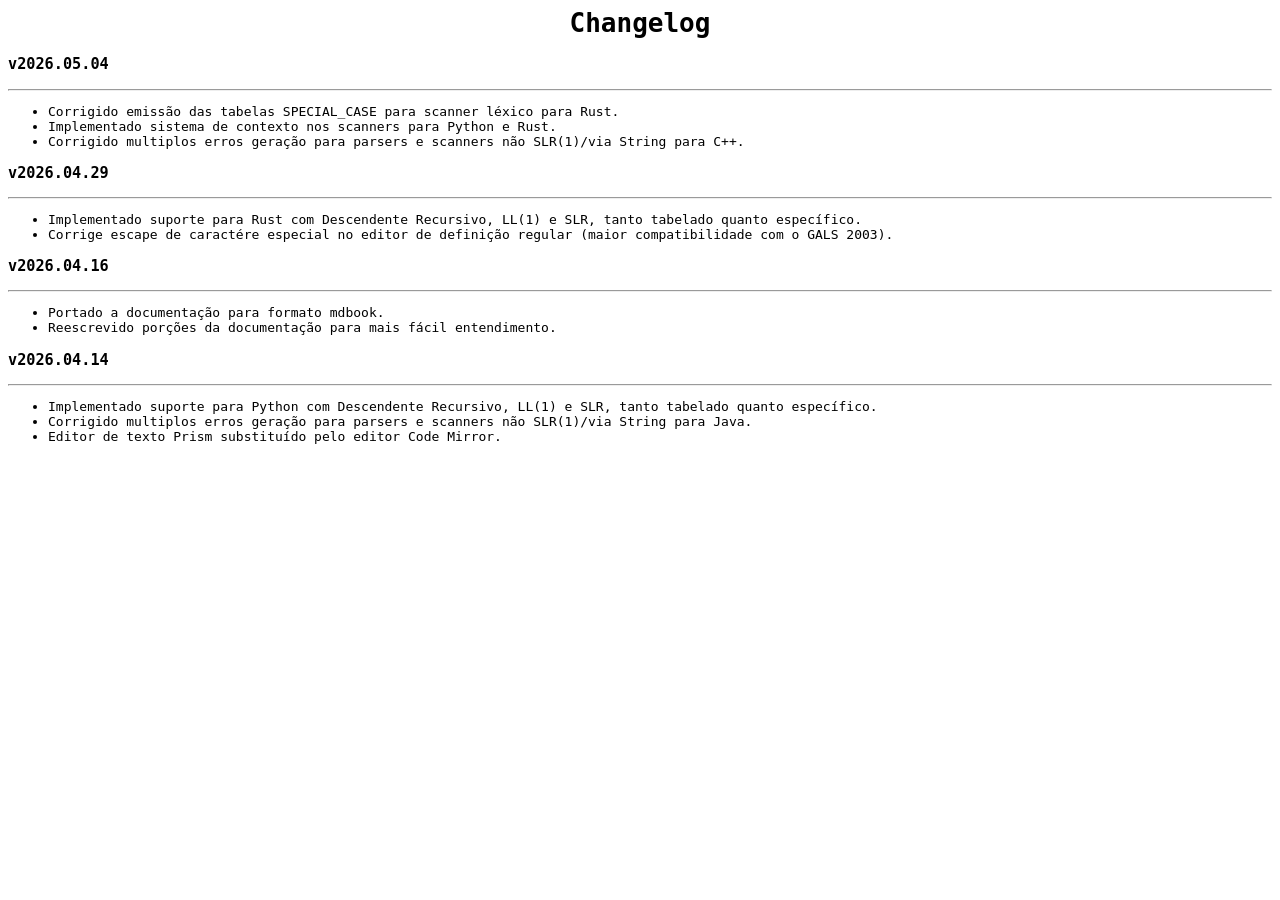
<file: files/changelog.html>
<!DOCTYPE / HTML PUBLIC "-//W3C//DTD HTML 4.01 Strict//EN" "http://www.w3.org/TR/html4/strict.dtd">
<HTML>
  <head>
    <title>Changelog GALS</title>
    <meta http-equiv="Content-Type" content="text/html; charset=UTF-8">
    <style>
      body {
        font-family: monospace;
      };
    </style>
  </head>
  <body>
    <p>
      <center><h1>Changelog</h1></center>
    </p>
    <h3>v2026.05.04</h3>
    <hr>
    <ul>
      <li>Corrigido emissão das tabelas SPECIAL_CASE para scanner léxico para Rust.</li>
      <li>Implementado sistema de contexto nos scanners para Python e Rust.</li>
      <li>Corrigido multiplos erros geração para parsers e scanners não SLR(1)/via String para C++.</li>
    </ul>
    <h3>v2026.04.29</h3>
    <hr>
    <ul>
      <li>Implementado suporte para Rust com Descendente Recursivo, LL(1) e
      SLR, tanto tabelado quanto específico.</li>
      <li>Corrige escape de caractére especial no editor de definição regular (maior compatibilidade com o GALS 2003).</li>
    </ul>
    <h3>v2026.04.16</h3>
    <hr>
    <ul>
      <li>Portado a documentação para formato mdbook.</li>
      <li>Reescrevido porções da documentação para mais fácil entendimento.</li>
    </ul>
    <h3>v2026.04.14</h3>
    <hr>
    <p>
      <ul>
        <li>Implementado suporte para Python com Descendente Recursivo, LL(1) e SLR, tanto tabelado quanto específico.</li>
        <li>Corrigido multiplos erros geração para parsers e scanners não SLR(1)/via String para Java.</li>
        <li>Editor de texto Prism substituído pelo editor Code Mirror.</li>
      </ul>
    </p>
  </body>
</html>
</file>
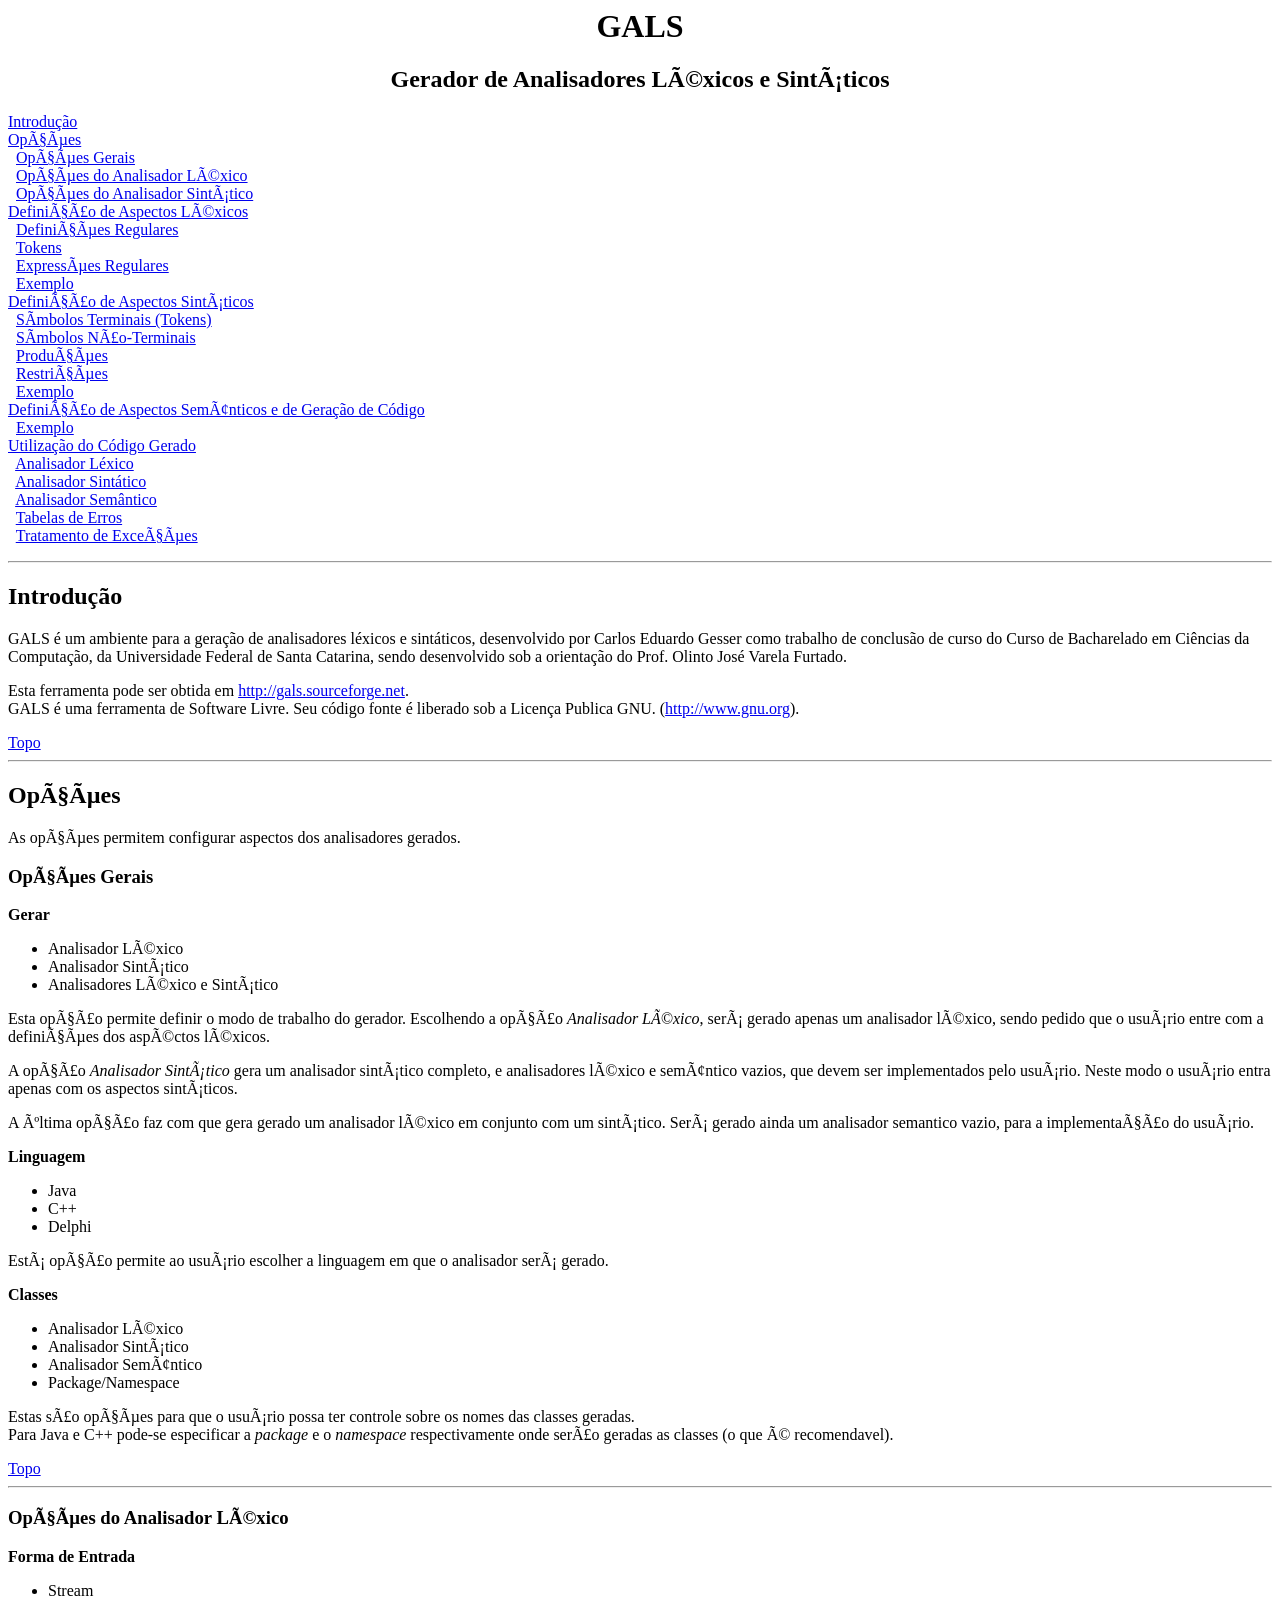
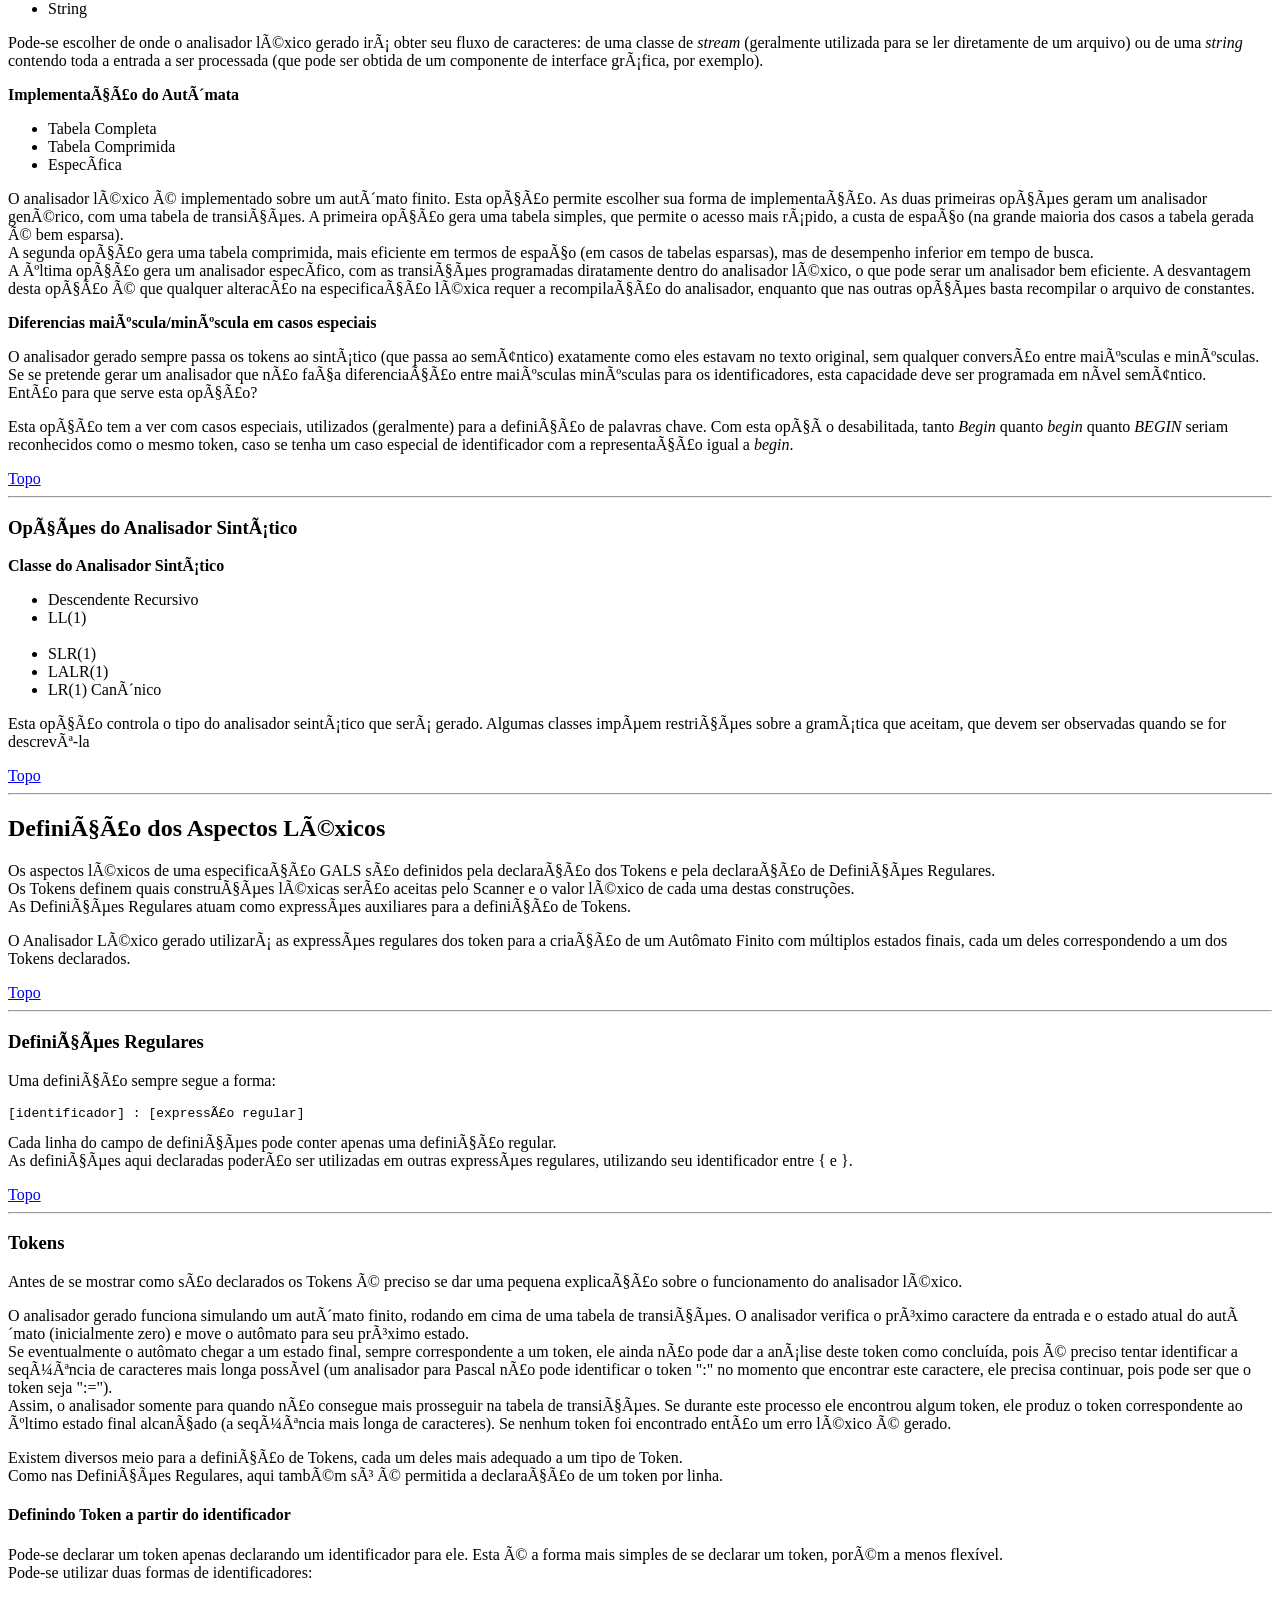
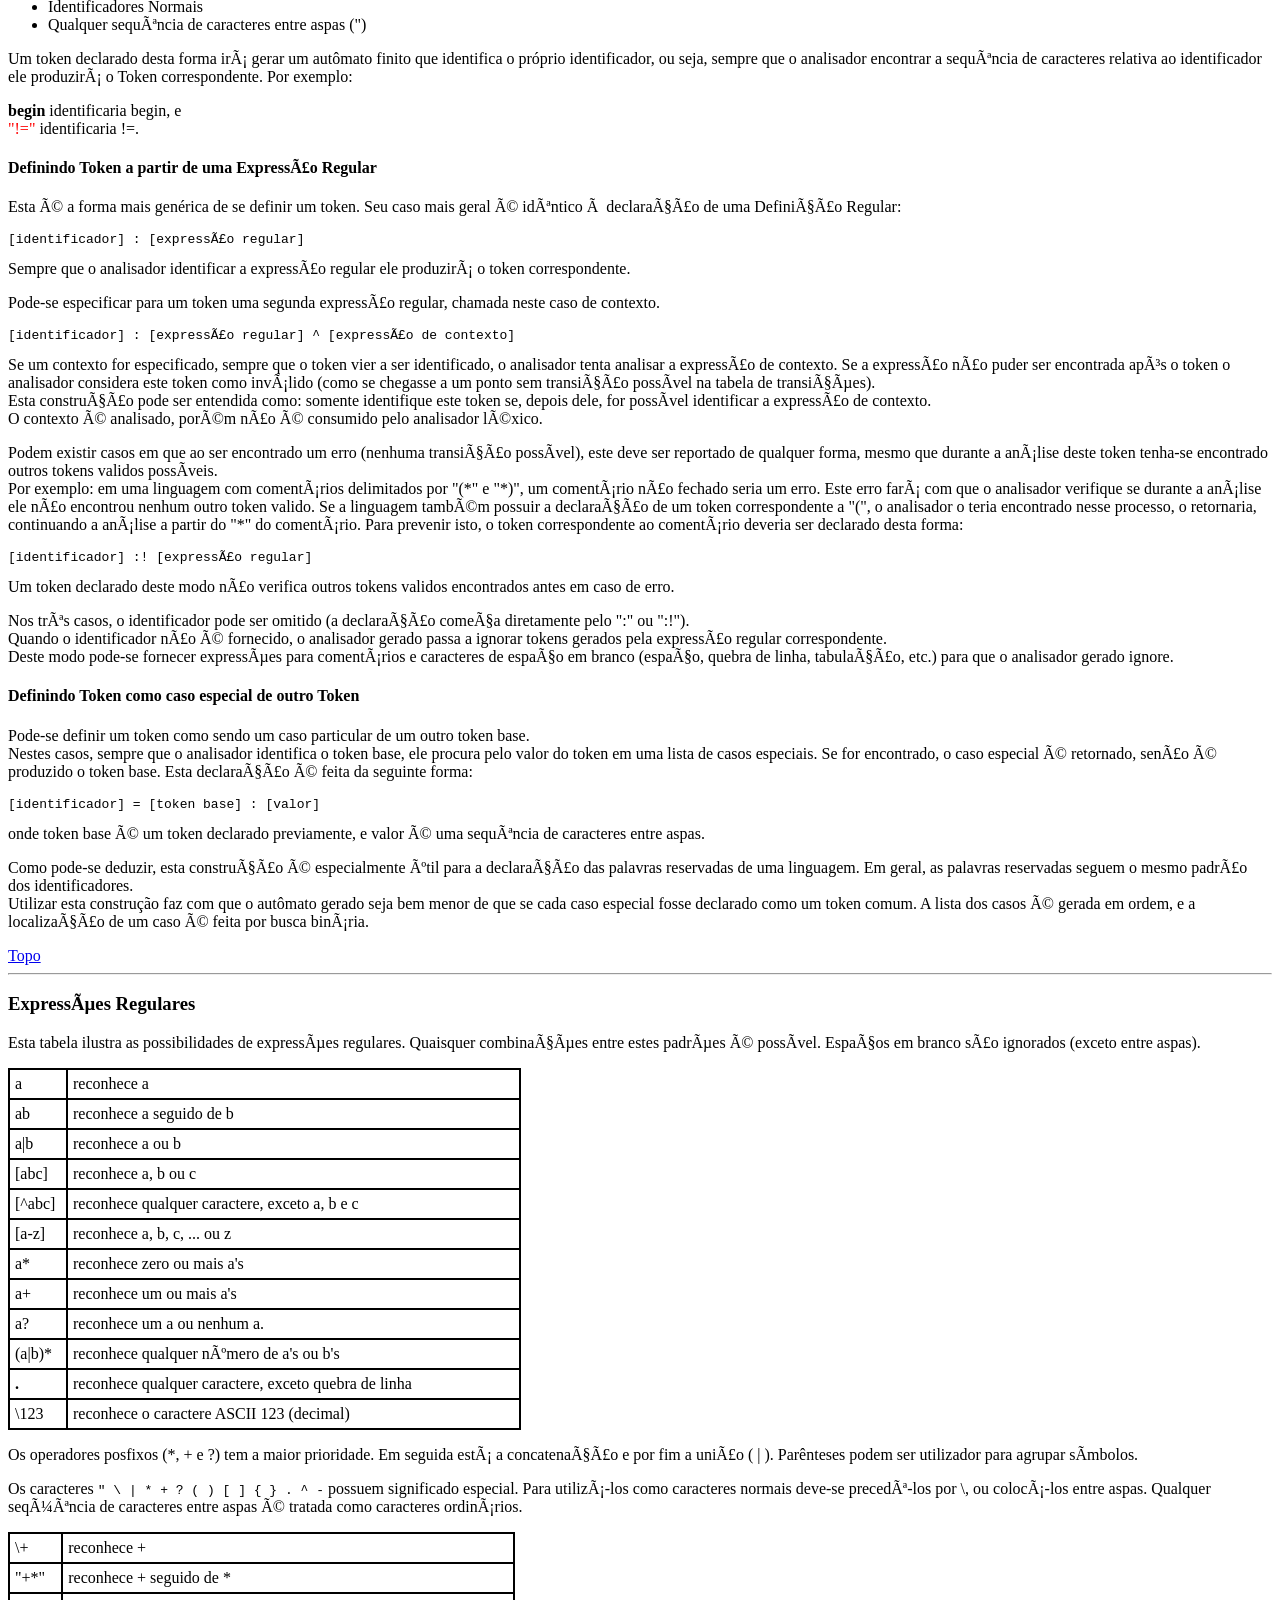
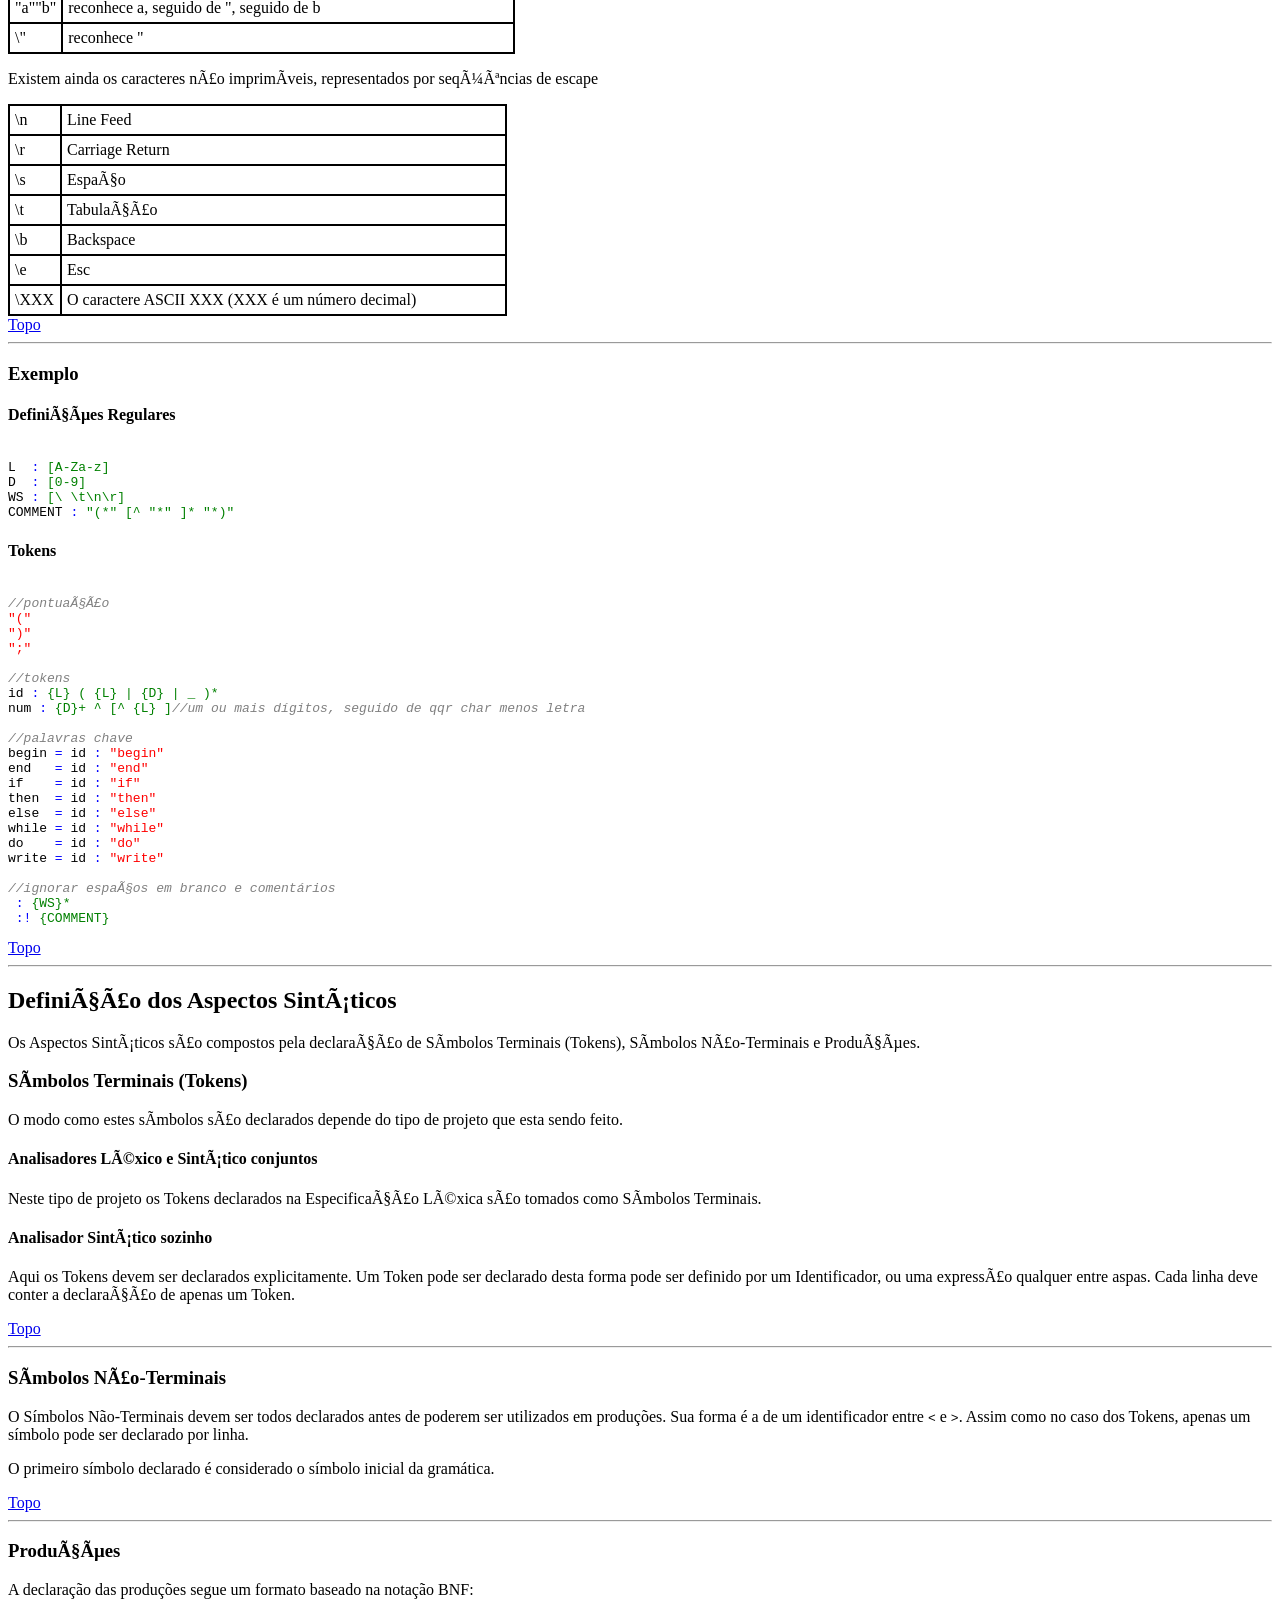
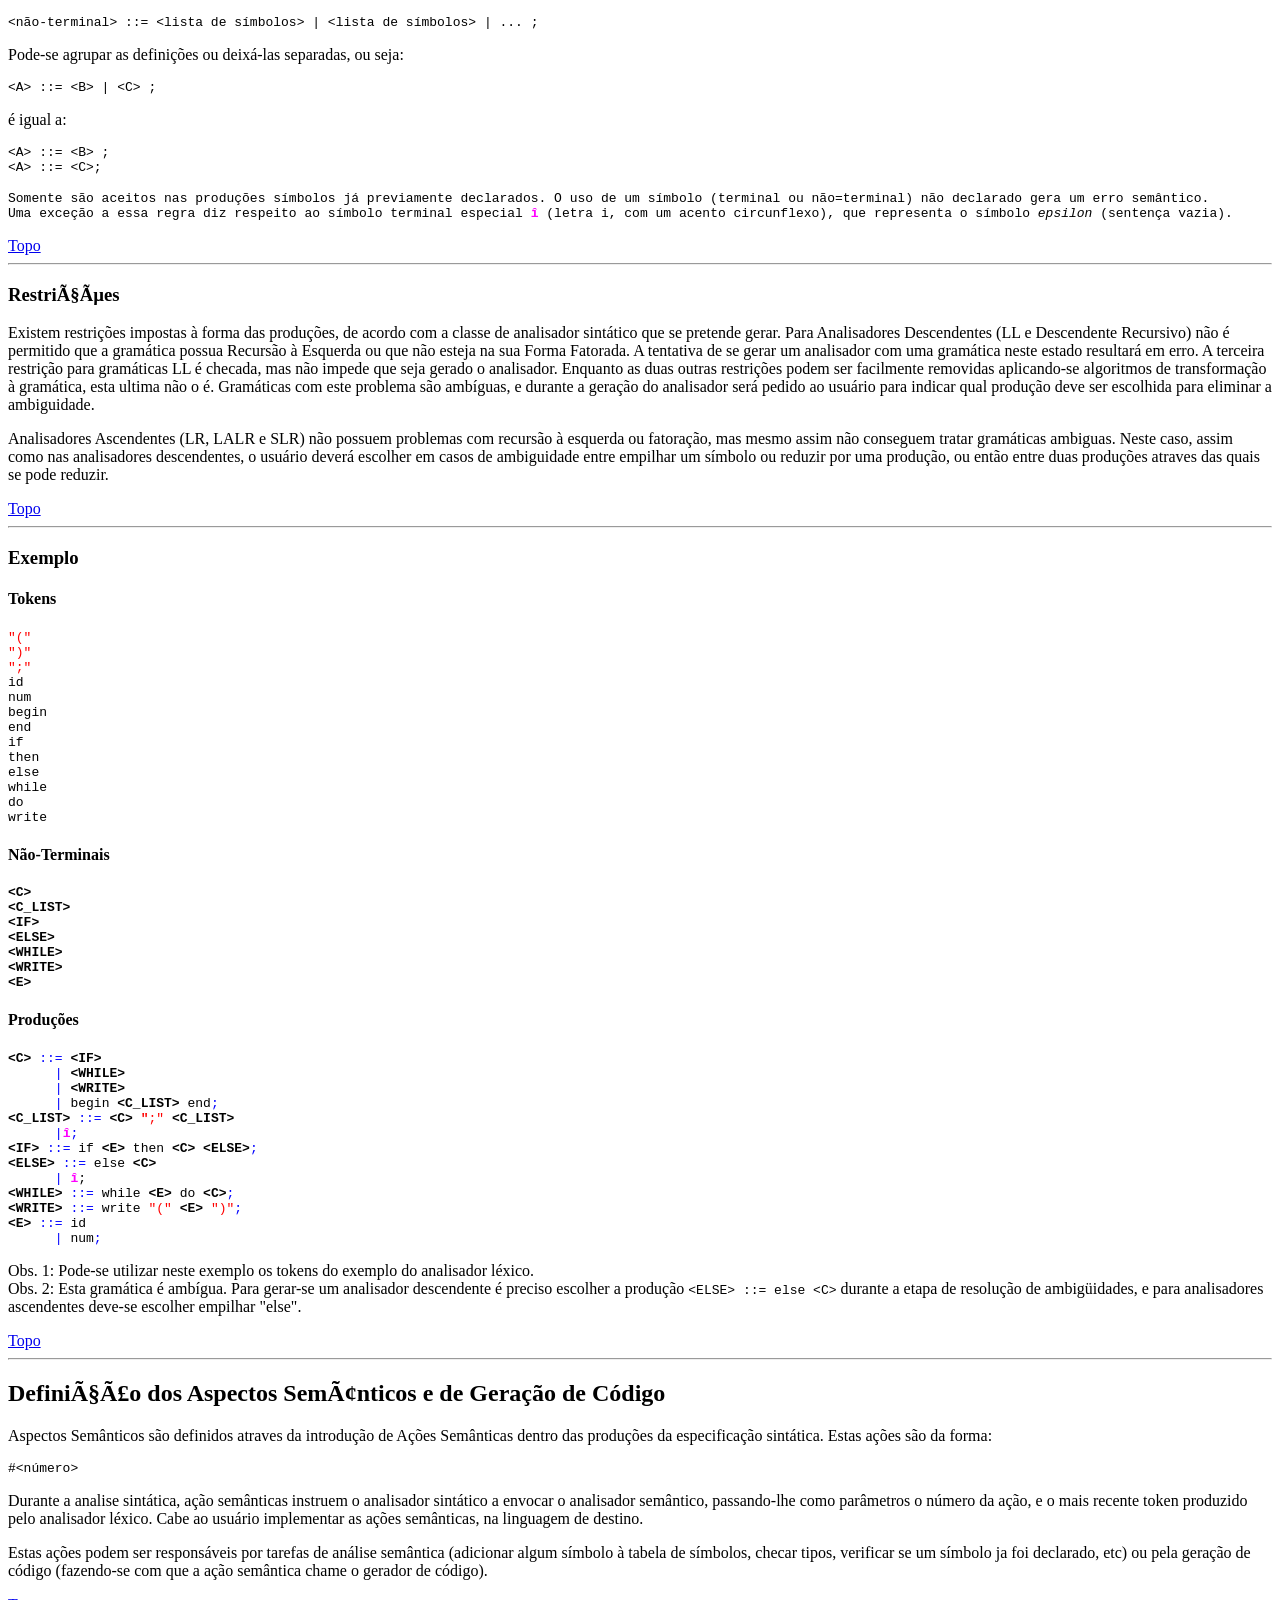
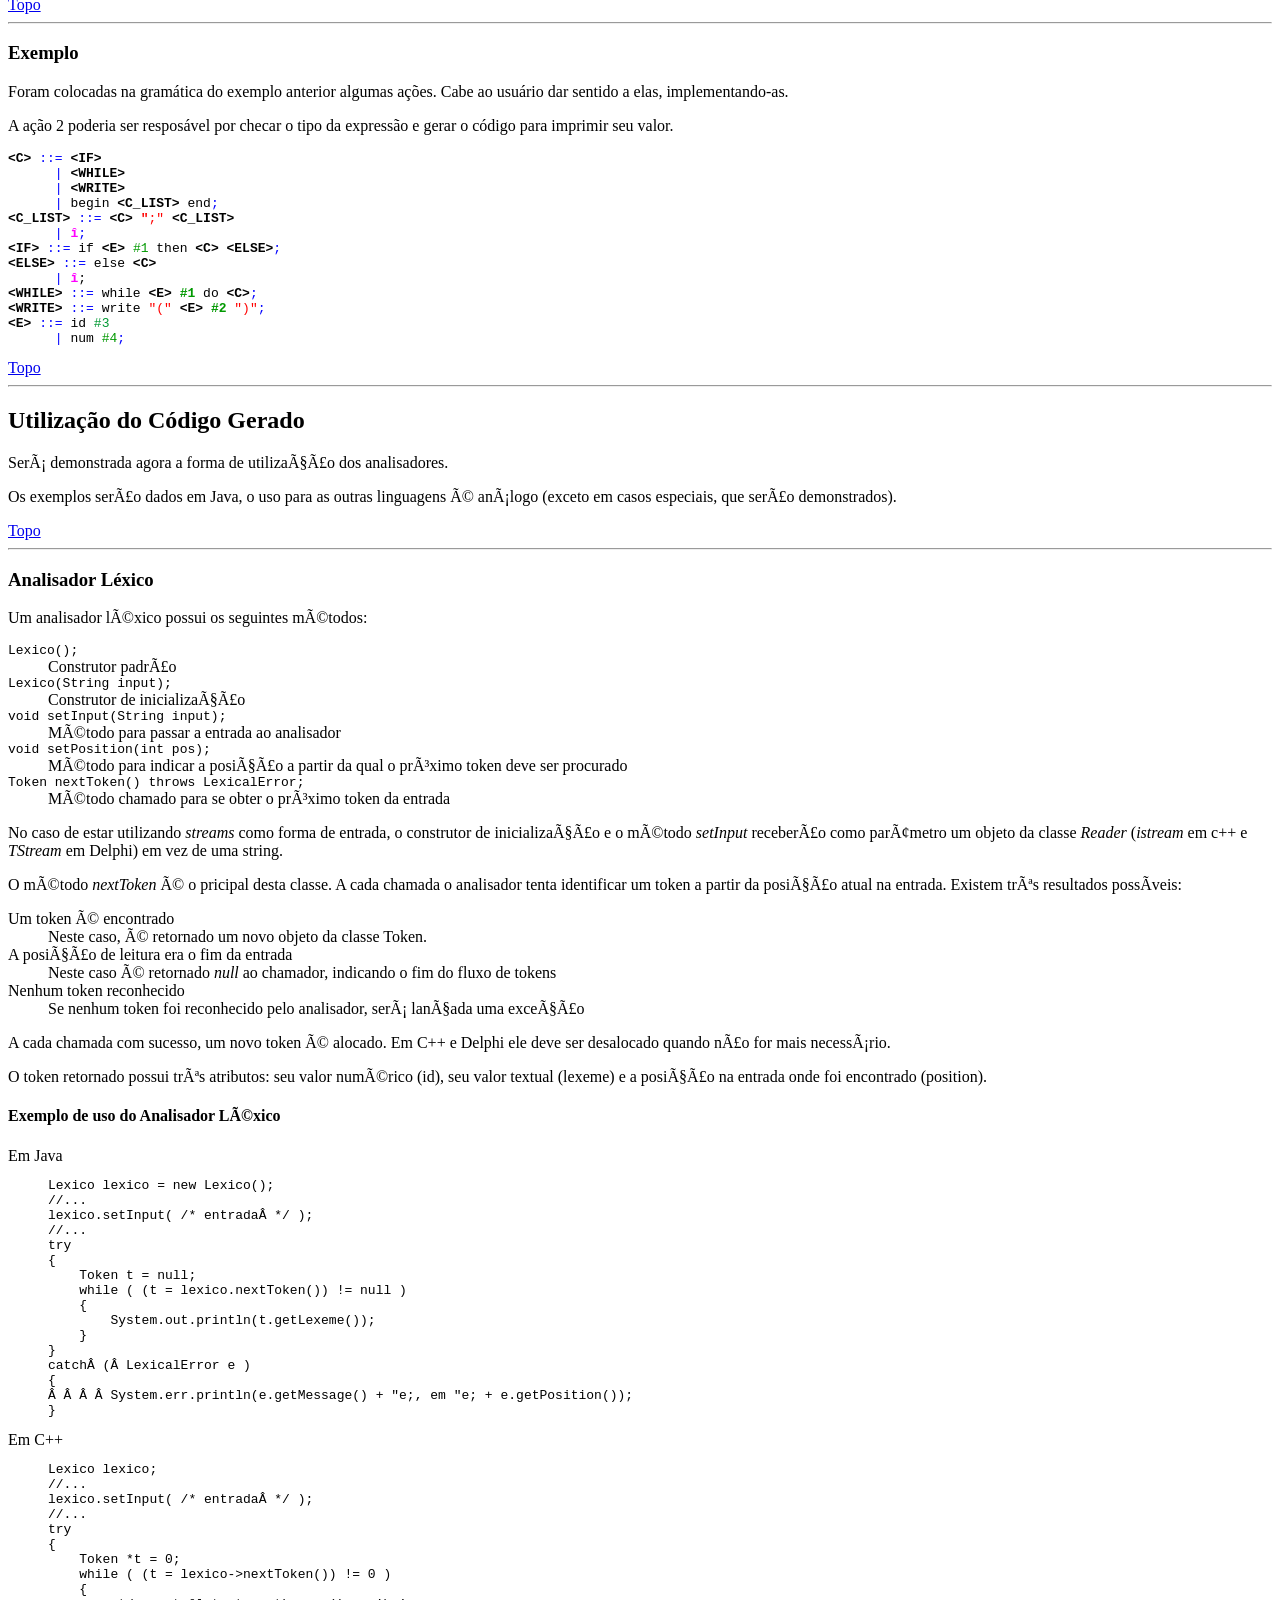
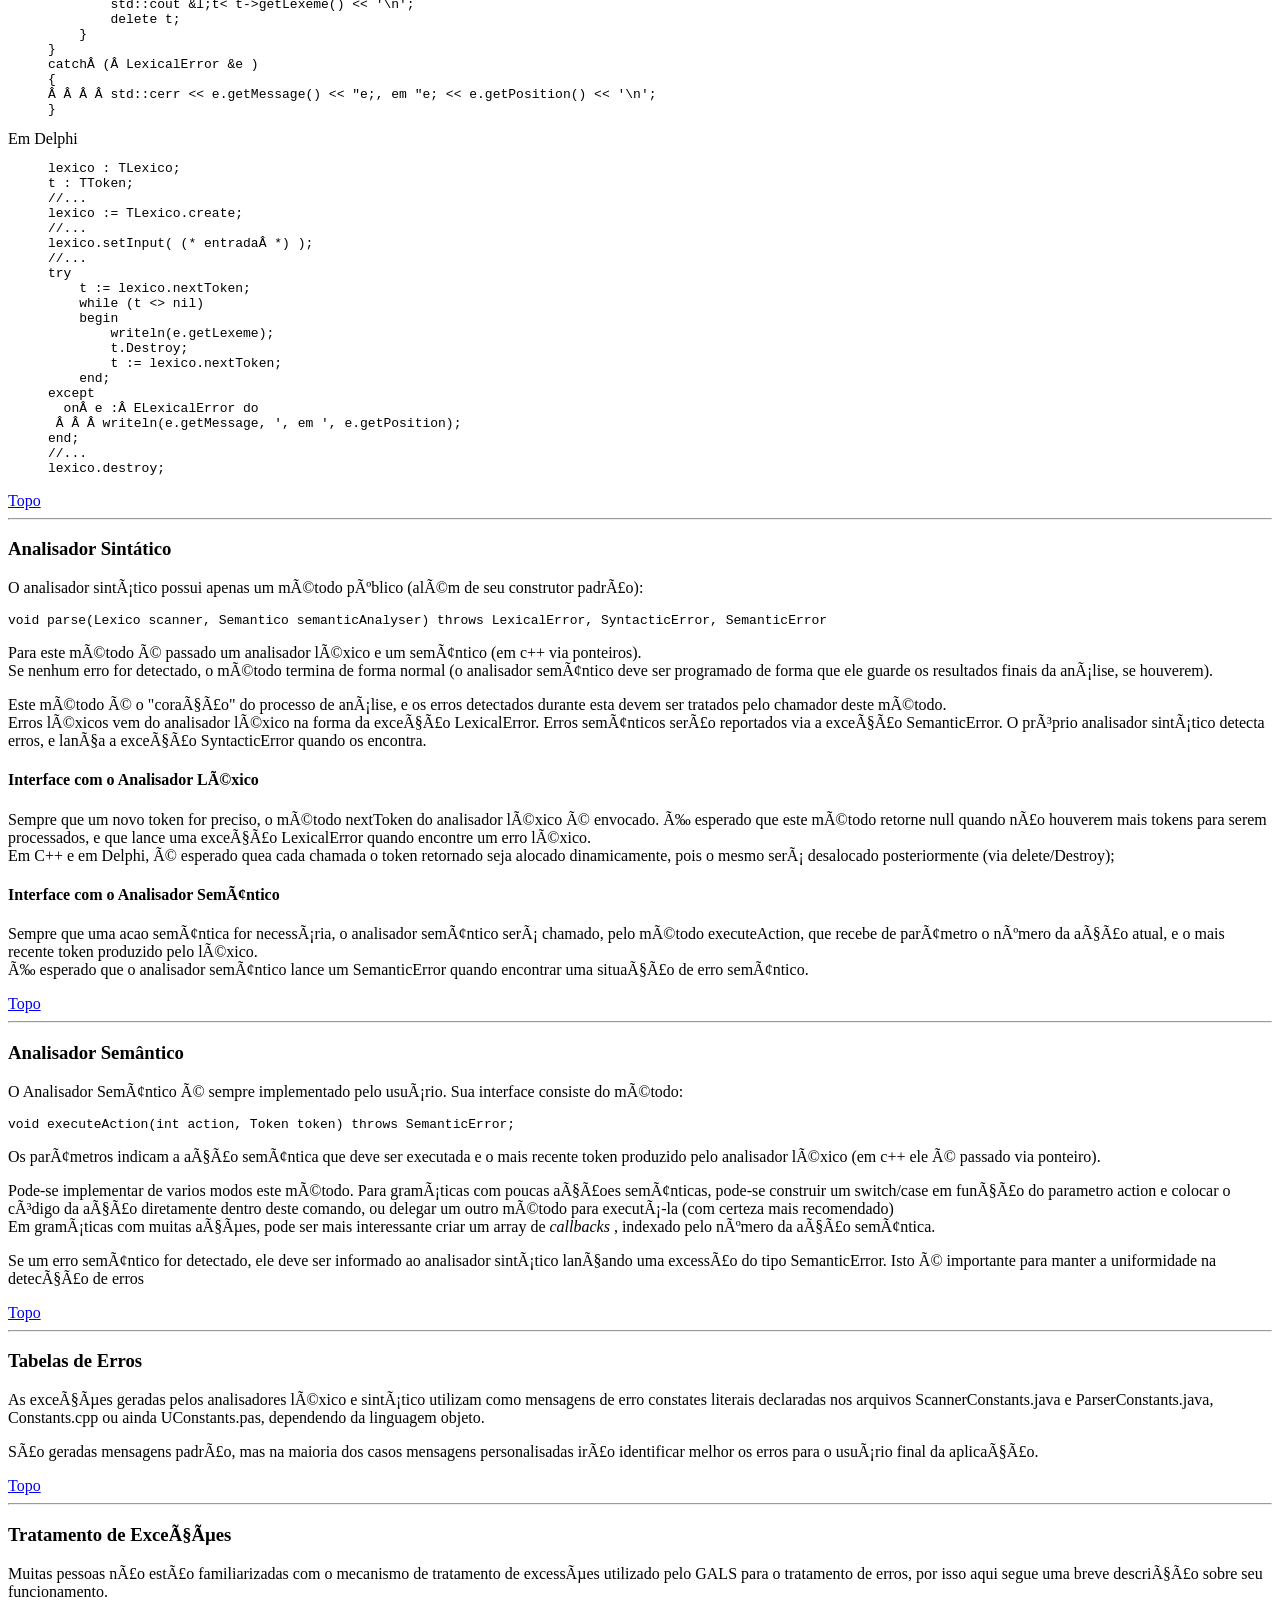
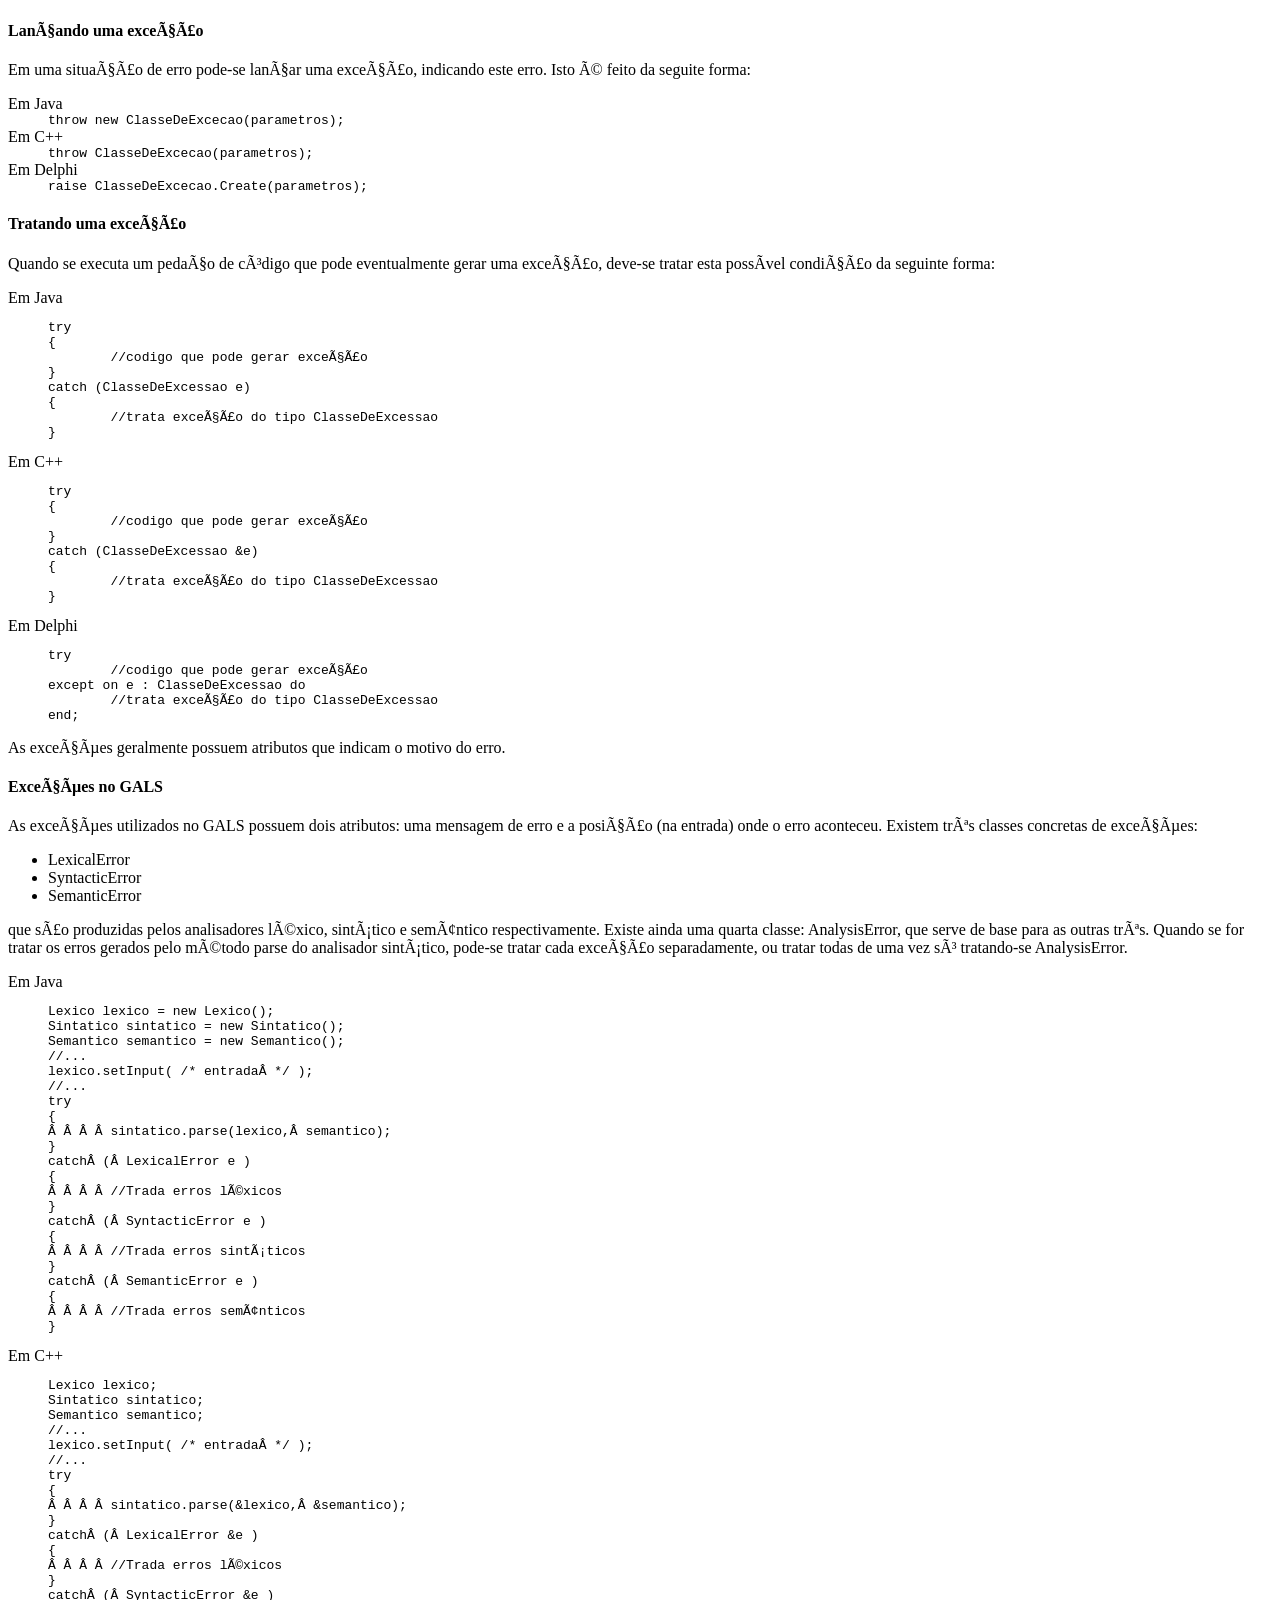
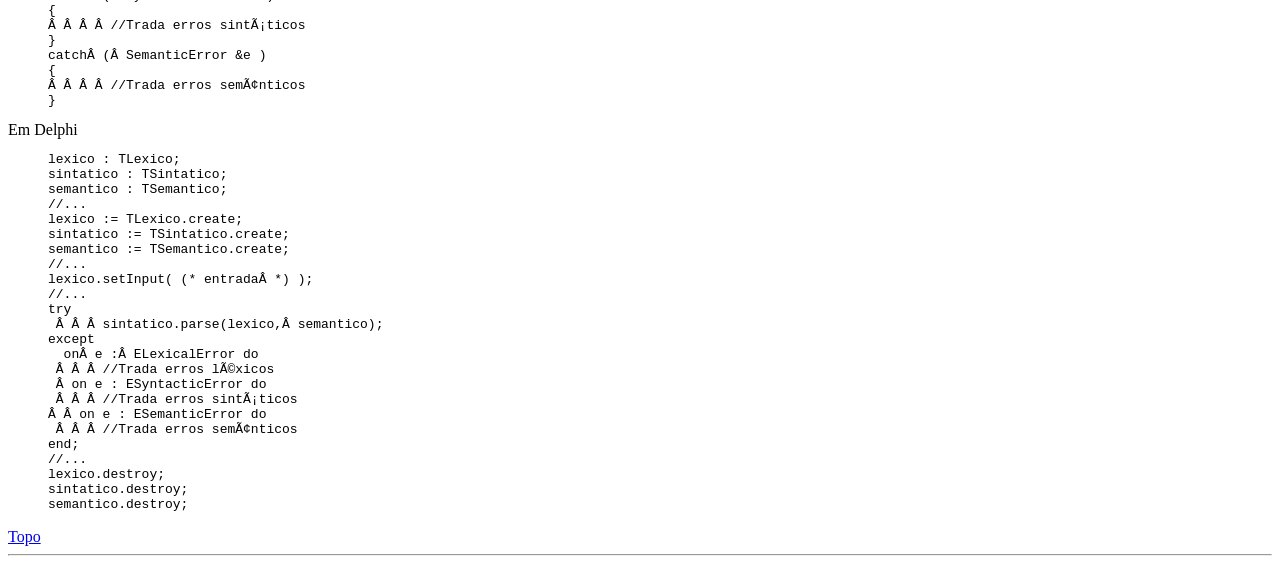
<file: files/help.html>
<!DOCTYPE / HTML PUBLIC "-//W3C//DTD HTML 4.01 Strict//EN" "http://www.w3.org/TR/html4/strict.dtd">
<HTML>
<head>
  <title>Documentação GALS</title>
  <meta http-equiv="Content-Type" content="text/html; charset=ISO-8859-1">
  <meta name="GENERATOR" content="Quanta Plus">
</head>
<body>

<p>
<div align="center"><h1>GALS</h1>
<h2>Gerador de Analisadores Léxicos e Sintáticos</h2></div>
<a name="Topo"></a>
<p><a href="#Intro">Introdu&ccedil;&atilde;o</a><br>
  <a href="#Opcoes">Opções</a><br>
  &nbsp;&nbsp;<a href="#Opcoes_Gerais">Opções Gerais</a><br>
  &nbsp;&nbsp;<a href="#Opcoes_do_Analisador_Lexico">Opções do Analisador Léxico</a><br>
  &nbsp;&nbsp;<a href="#Opcoes_do_Analisador_Sintatico">Opções do Analisador Sintático</a><br>
  <a href="#Definicao_dos_Aspectos_Lexicos">Definição de Aspectos Léxicos</a><br>
  &nbsp;&nbsp;<a href="#Definicoes_Regulares">Definições Regulares</a><br>
  &nbsp;&nbsp;<a href="#Tokens">Tokens</a><br>
  &nbsp;&nbsp;<a href="#Expressoes_Regulares">Expressões Regulares</a><br>
  &nbsp;&nbsp;<a href="#Exemplo_Definicao_dos_Aspectos_Lexicos">Exemplo</a><br>
  <a href="#Definicao_dos_Aspectos_Sintaticos">Definição de Aspectos Sintáticos</a><br>
  &nbsp;&nbsp;<a href="#Simbolos_Terminais_Tokens">Símbolos Terminais (Tokens)</a><br>
  &nbsp;&nbsp;<a href="#Simbolos_Nao_Terminais" >Símbolos Não-Terminais</a><br>
  &nbsp;&nbsp;<a href="#Producoes" >Produções</a><br>
  &nbsp;&nbsp;<a href="#Restricoes" >Restrições</a><br>
  &nbsp;&nbsp;<a href="#Exemplo_Definicao_dos_Aspectos_Sintaticos" >Exemplo</a><br>
  <a href="#Definicao_dos_Aspectos_Semanticos">Definição de Aspectos Semânticos
  e de Gera&ccedil;&atilde;o de C&oacute;digo</a> <br>
  &nbsp;&nbsp;<a href="#Exemplo_Definicao_dos_Aspectos_Semanticos" >Exemplo</a><br>
  <a href="#Utilizacao_do_Codigo_Gerado">Utiliza&ccedil;&atilde;o do C&oacute;digo Gerado</a><br>
  &nbsp;&nbsp;<a href="#Analisador_Lexico">Analisador L&eacute;xico</a><br>
  &nbsp;&nbsp;<a href="#Analisador_Sintatico">Analisador Sint&aacute;tico</a><br>
  &nbsp;&nbsp;<a href="#Analisador_Semantico">Analisador Sem&acirc;ntico</a><br>
  &nbsp;&nbsp;<a href="#Tabelas_de_Erros">Tabelas de Erros</a><br>
  &nbsp;&nbsp;<a href="#Tratamento_de_Excecoes">Tratamento de Exceções</a><br>
</p>
<hr>
<h2><a name="Intro"></a>Introdu&ccedil;&atilde;o</h2>
<p> GALS &eacute; um ambiente para a gera&ccedil;&atilde;o de analisadores l&eacute;xicos
  e sint&aacute;ticos, desenvolvido por Carlos Eduardo Gesser como trabalho de
  conclus&atilde;o de curso do Curso de Bacharelado em Ci&ecirc;ncias da Computa&ccedil;&atilde;o,
  da Universidade Federal de Santa Catarina, sendo desenvolvido sob a orienta&ccedil;&atilde;o
  do Prof. Olinto Jos&eacute; Varela Furtado.</p>
<p>Esta ferramenta pode ser obtida em <a href="http://gals.sourceforge.net">http://gals.sourceforge.net</a>.<br>
  GALS &eacute; uma ferramenta de Software Livre. Seu c&oacute;digo fonte &eacute;
  liberado sob a Licen&ccedil;a Publica GNU. (<a href="http://www.gnu.org">http://www.gnu.org</a>).</p>
<a href="#Topo">Topo</a>
<hr>
<h2><a name="Opcoes">Opções</a></h2>
<p>As opções permitem configurar aspectos dos analisadores gerados.</p>
<h3><a name="Opcoes_Gerais">Opções Gerais</a></h3>
<p><b>Gerar</b>
<ul>
  <li> Analisador Léxico </li>
  <li> Analisador Sintático </li>
  <li> Analisadores Léxico e Sintático </li>
</ul>
Esta opção permite definir o modo de trabalho do gerador. Escolhendo a opção
<i>Analisador Léxico</i>, será gerado apenas um analisador léxico, sendo pedido que o usuário
entre com a definições dos aspéctos léxicos.
</p>
<p>A opção <i>Analisador Sintático</i> gera um analisador sintático completo, e analisadores
léxico e semântico vazios, que devem ser implementados pelo usuário. Neste modo o usuário
entra apenas com os aspectos sintáticos.</p>
<p>A última opção faz com que gera gerado um analisador léxico em conjunto com um sintático.
Será gerado ainda um analisador semantico vazio, para a implementação do usuário.
</p>
<p><b>Linguagem</b>
<ul>
  <li> Java </li>
  <li> C++ </li>
  <li> Delphi </li>
</ul>
Está opção permite ao usuário escolher a linguagem em que o analisador será gerado.
</p>
<p><b>Classes</b>
<ul>
  <li> Analisador Léxico </li>
  <li> Analisador Sintático </li>
  <li> Analisador Semântico </li>
  <li> Package/Namespace </li>
</ul>
Estas são opções para que o usuário possa ter controle sobre os nomes das classes geradas.<br>
Para Java e C++ pode-se especificar a <i>package</i> e o <i>namespace</i> respectivamente
onde serão geradas as classes (o que é recomendavel).<br>
</p>
<a href="#Topo">Topo</a>
<hr>
<h3><a name="Opcoes_do_Analisador_Lexico">Opções do Analisador Léxico</a></h3>
<p><b>Forma de Entrada</b>
<ul>
  <li> Stream </li>
  <li> String </li>
</ul>
Pode-se escolher de onde o analisador léxico gerado irá obter seu fluxo de caracteres: de uma
classe de <i>stream</i> (geralmente utilizada para se ler diretamente de um arquivo) ou de
uma <i>string</i> contendo toda a entrada a ser processada (que pode ser obtida de um
componente de interface gráfica, por exemplo).
</p>
<p><b>Implementação do Autômata</b>
<ul>
  <li> Tabela Completa </li>
  <li> Tabela Comprimida </li>
  <li> Específica </li>
</ul>
O analisador léxico é implementado sobre um autômato finito. Esta opção permite escolher sua
forma de implementação. As duas primeiras opções geram um analisador genérico, com uma tabela
de transições. A primeira opção gera uma tabela simples, que permite o acesso mais rápido, a
custa de espaço (na grande maioria dos casos a tabela gerada é bem esparsa).<br>
A segunda opção gera uma tabela comprimida, mais eficiente em termos de espaço (em casos de
tabelas esparsas), mas de desempenho inferior em tempo de busca.<br>
A última opção gera um analisador específico, com as transições programadas diratamente dentro
do analisador léxico, o que pode serar um analisador bem eficiente. A desvantagem desta opção
é que qualquer alteracão na especificação léxica requer a recompilação do analisador,
enquanto que nas outras opções basta recompilar o arquivo de constantes.
</p>
<p>
<b>Diferencias maiúscula/minúscula em casos especiais</b>
</p>
<p>
O analisador gerado sempre passa os tokens ao sintático (que passa ao semântico) exatamente
como eles estavam no texto original, sem qualquer conversão entre maiúsculas e minúsculas.<br>
Se se pretende gerar um analisador que não faça diferenciação entre maiúsculas minúsculas para
os identificadores, esta capacidade deve ser programada em nível semântico.<br>
Então para que serve esta opção?
</p>
<p>
Esta opção tem a ver com casos especiais, utilizados (geralmente) para a definição de palavras
chave. Com esta opçào desabilitada, tanto <i>Begin</i> quanto <i>begin</i> quanto <i>BEGIN
</i> seriam reconhecidos como o mesmo token, caso se tenha um caso especial de identificador
com a representação igual a <i>begin</i>.
</p>
<a href="#Topo">Topo</a>
<hr>
<h3><a name="Opcoes_do_Analisador_Sintatico">Opções do Analisador Sintático</a></h3>
<p><b>Classe do Analisador Sintático</b>
<ul>
  <li> Descendente Recursivo </li>
  <li> LL(1) </li>
	<br>
  <li> SLR(1) </li>
  <li> LALR(1) </li>
  <li> LR(1) Canônico </li>
</ul>
Esta opção controla o tipo do analisador seintático que será gerado. Algumas classes impõem
restrições sobre a gramática que aceitam, que devem ser observadas quando se for descrevê-la<br>
</p>
<a href="#Topo">Topo</a>
<hr>
<h2><a name="Definicao_dos_Aspectos_Lexicos">Definição dos Aspectos Léxicos</a></h2>
<p>
Os aspectos léxicos de uma especificação GALS são definidos pela declaração
dos Tokens e pela declaração de Definições Regulares.<br>
  Os Tokens definem quais construções léxicas serão aceitas pelo Scanner e o valor
  léxico de cada uma destas constru&ccedil;&otilde;es.<br>
As Definições Regulares atuam como expressões auxiliares para a definição de Tokens.</p>
<p> O Analisador Léxico gerado utilizará as expressões regulares dos token para
  a criação de um Aut&ocirc;mato Finito com m&uacute;ltiplos estados finais, cada
  um deles correspondendo a um dos Tokens declarados. </p>
<a href="#Topo">Topo</a>
<hr>
<h3><a name="Definicoes_Regulares"></a>Definições Regulares</h3>
<p>
Uma definição sempre segue a forma:<br>
<pre>[identificador] : [expressão regular]</pre>
Cada linha do campo de definições pode conter apenas uma definição regular.<br>
As definições aqui declaradas poderão ser utilizadas em outras expressões regulares,
utilizando seu identificador entre { e }.<br>
</p>
<a href="#Topo">Topo</a>
<hr>
<h3><a name="Tokens"></a>Tokens</h3>
<p>
Antes de se mostrar como são declarados os Tokens é preciso se dar uma pequena explicação
sobre o funcionamento do analisador léxico.
</p>
<p> O analisador gerado funciona simulando um autômato finito, rodando em cima 
  de uma tabela de transições. O analisador verifica o próximo caractere da entrada 
  e o estado atual do autômato (inicialmente zero) e move o aut&ocirc;mato para 
  seu próximo estado.<br>
  Se eventualmente o aut&ocirc;mato chegar a um estado final, sempre correspondente 
  a um token, ele ainda não pode dar a análise deste token como conclu&iacute;da, 
  pois é preciso tentar identificar a seqüência de caracteres mais longa possível
  (um analisador para Pascal não pode identificar o token &quot;:&quot; no momento 
  que encontrar este caractere, ele precisa continuar, pois pode ser que o token 
  seja &quot;:=&quot;).<br>
Assim, o analisador somente para quando não consegue mais prosseguir na tabela de transições.
Se durante este processo ele encontrou algum token, ele produz o token correspondente ao
último estado final alcançado (a seqüência mais longa de caracteres). Se nenhum token foi
encontrado então um erro léxico é gerado.
</p>
<p>
Existem diversos meio para a definição de Tokens, cada um deles mais adequado
a um tipo de Token.<br>
Como nas Definições Regulares, aqui também só é permitida a declaração de um token por linha.
</p>
<h4>Definindo Token a partir do identificador</h4>
<p> Pode-se declarar um token apenas declarando um identificador para ele. Esta 
  é a forma mais simples de se declarar um token, porém a menos flex&iacute;vel.<br>
Pode-se utilizar duas formas de identificadores:
<ul>
  <li>Identificadores Normais</li>
  <li>Qualquer sequência de caracteres entre aspas (&quot;)</li>
</ul>
Um token declarado desta forma irá gerar um aut&ocirc;mato finito que identifica 
o pr&oacute;prio identificador, ou seja, sempre que o analisador encontrar a sequência
de caracteres relativa ao identificador ele produzirá o Token correspondente. 
Por exemplo: </p> 
<p>
<b>begin</b> identificaria begin, e<br>
<font color="red">&quot;!=&quot;</font> identificaria !=.
</p>
<h4>Definindo Token a partir de uma Expressão Regular</h4>
<p> Esta é a forma mais gen&eacute;rica de se definir um token. Seu caso mais 
  geral é idêntico à declaração de uma Definição Regular: 
<pre>[identificador] : [expressão regular]</pre>
Sempre que o analisador identificar a expressão regular ele produzirá o token 
correspondente.</p> 
<p>
Pode-se especificar para um token uma segunda expressão regular, chamada neste caso de
contexto.
<pre>[identificador] : [expressão regular] ^ [expressão de contexto]</pre>
Se um contexto for especificado, sempre que o token vier a ser identificado, o
analisador tenta analisar a expressão de contexto. Se a expressão não puder ser encontrada
após o token o analisador considera este token como inválido (como se chegasse a um ponto
sem transição possível na tabela de transições).<br>
Esta construção pode ser entendida como: somente identifique este token se, depois dele, for
possível identificar a expressão de contexto.<br>
O contexto é analisado, porém não é consumido pelo analisador léxico.
</p>
<p>
Podem existir casos em que ao ser encontrado um erro (nenhuma transição possível), este deve
ser reportado de qualquer forma, mesmo que durante a análise deste token tenha-se encontrado
outros tokens validos possíveis.<br>
  Por exemplo: em uma linguagem com comentários delimitados por &quot;(*&quot; 
  e &quot;*)&quot;, um comentário não fechado seria um erro. Este erro fará com 
  que o analisador verifique se durante a análise ele não encontrou nenhum outro 
  token valido. Se a linguagem também possuir a declaração de um token correspondente 
  a &quot;(&quot;, o analisador o teria encontrado nesse processo, o retornaria, 
  continuando a análise a partir do &quot;*&quot; do comentário. Para prevenir 
  isto, o token correspondente ao comentário deveria ser declarado desta forma: 
<pre>[identificador] :! [expressão regular]</pre>
Um token declarado deste modo não verifica outros tokens validos encontrados antes em caso de
erro.
</p>
<p>
Nos três casos, o identificador pode ser omitido (a declaração começa diretamente pelo
&quot;:&quot; ou &quot;:!&quot;).<br>
  Quando o identificador não é fornecido, o analisador gerado passa a ignorar 
  tokens gerados pela expressão regular correspondente.<br>
Deste modo pode-se fornecer expressões para comentários e caracteres de espaço em branco
(espaço, quebra de linha, tabulação, etc.) para que o analisador gerado ignore.
</p>
<h4>Definindo Token como caso especial de outro Token</h4>
<p>
Pode-se definir um token como sendo um caso particular de um outro token base.<br>
Nestes casos, sempre que o analisador identifica o token base, ele procura pelo valor do token
em uma lista de casos especiais. Se for encontrado, o caso especial é retornado, senão é
produzido o token base. Esta declaração é feita da seguinte forma:
<pre>[identificador] = [token base] : [valor]</pre>
onde token base é um token declarado previamente, e valor é uma sequência de caracteres entre
aspas.
</p>
<p>
Como pode-se deduzir, esta construção é especialmente útil para a declaração das palavras
reservadas de uma linguagem. Em geral, as palavras reservadas seguem o mesmo padrão dos
identificadores.<br>
  Utilizar esta constru&ccedil;&atilde;o faz com que o aut&ocirc;mato gerado seja 
  bem menor de que se cada caso especial fosse declarado como um token comum. 
  A lista dos casos é gerada em ordem, e a localização de um caso é feita por 
  busca binária. </p>
<a href="#Topo">Topo</a>
<hr>
<h3><a name="Expressoes_Regulares"></a>Expressões Regulares</h3>
<p>
Esta tabela ilustra as possibilidades de expressões regulares. Quaisquer combinações entre
estes padrões é possível. Espaços em branco são ignorados (exceto entre aspas).
</p>
<table border="1" cellpadding="5" cellspacing="0" bordercolor="#000000">
  <tr>
    <td width="46">a</td>
    <td width="441">reconhece a</td>
  </tr>
  <tr>
    <td>ab</td>
    <td>reconhece a seguido de b</td>
  </tr>
  <tr>
    <td>a|b</td>
    <td>reconhece a ou b</td>
  </tr>
  <tr>
    <td>[abc]</td>
    <td>reconhece a, b ou c</td>
  </tr>
  <tr>
    <td>[^abc]</td>
    <td>reconhece qualquer caractere, exceto a, b e c</td>
  </tr>
  <tr>
    <td>[a-z]</td>
    <td>reconhece a, b, c, ... ou z</td>
  </tr>
  <tr>
    <td>a*</td>
    <td>reconhece zero ou mais a's</td>
  </tr>
  <tr>
    <td>a+</td>
    <td>reconhece um ou mais a's</td>
  </tr>
  <tr>
    <td>a?</td>
    <td>reconhece um a ou nenhum a.</td>
  </tr>
  <tr>
    <td>(a|b)*</td>
    <td>reconhece qualquer número de a's ou b's</td>
  </tr>
  <tr>
    <td><strong>.</strong></td>
    <td>reconhece qualquer caractere, exceto quebra de linha</td>
  </tr>
  <tr>
    <td>\123</td>
    <td>reconhece o caractere ASCII 123 (decimal)</td>
  </tr>
</table>
<p> Os operadores posfixos (*, + e ?) tem a maior prioridade. Em seguida está 
  a concatenação e por fim a união ( | ). Par&ecirc;nteses podem ser utilizador 
  para agrupar símbolos. </p>
<p> Os caracteres <code>&quot; \ | * + ? ( ) [ ] { } . ^ -</code> possuem significado 
  especial. Para utilizá-los como caracteres normais deve-se precedê-los por \, 
  ou colocá-los entre aspas. Qualquer seqüência de caracteres entre aspas é tratada 
  como caracteres ordinários. </p>
<table border="1" cellpadding="5" cellspacing="0" bordercolor="#000000">
  <tr>
    <td width="40">\+</td>
    <td width="440">reconhece +</td>
  </tr>
  <tr>
    <td>&quot;+*&quot;</td>
    <td>reconhece + seguido de *</td>
  </tr>
  <tr>
    <td>&quot;a&quot;&quot;b&quot;</td>
    <td>reconhece a, seguido de &quot;, seguido de b</td>
  </tr>
  <tr>
    <td>\&quot;</td>
    <td>reconhece &quot;</td>
  </tr>
</table>
<p>
Existem ainda os caracteres não imprimíveis, representados por seqüências de escape
</p>
<table border="1" cellpadding="5" cellspacing="0" bordercolor="#000000">
  <tr>
    <td width="40">\n</td>
    <td width="433">Line Feed</td>
  </tr>
  <tr>
    <td>\r</td>
    <td>Carriage Return</td>
  </tr>
  <tr>
    <td>\s</td>
    <td>Espaço</td>
  </tr>
  <tr> 
    <td>\t</td>
    <td>Tabulação</td>
  </tr>
  <tr>
    <td>\b</td>
    <td>Backspace</td>
  </tr>
  <tr>
    <td>\e</td>
    <td>Esc</td>
  </tr>
  <tr>
    <td>\XXX</td>
    <td>O caractere ASCII XXX (XXX &eacute; um n&uacute;mero decimal)</td>
  </tr>
</table>
<a href="#Topo">Topo</a>
<hr>
<h3><a name="Exemplo_Definicao_dos_Aspectos_Lexicos"></a>Exemplo</h3>
<h4>Definições Regulares</h4>
<pre><code>
L  <font color="blue">:</font> <font color="green">[A-Za-z]</font>
D  <font color="blue">:</font> <font color="green">[0-9]</font>
WS <font color="blue">:</font> <font color="green">[\ \t\n\r]</font>
COMMENT <font color="blue">:</font> <font color="green">"(*" [^ "*" ]* "*)"</font>
</code></pre>
<h4>Tokens</h4>
<pre><code>
<i><font color="gray">//pontuação</font></i><font color="red">
&quot;(&quot;
&quot;)&quot;
&quot;;&quot;
</font>
<i><font color="gray">//tokens</font></i>
id <font color="blue">:</font> <font color="green">{L} ( {L} | {D} | _ )*</font>
num <font color="blue">:</font> <font color="green">{D}+ ^ [^ {L} ]</font><i><font color="gray">//um ou mais d&iacute;gitos, seguido de qqr char menos letra</font></i>

<i><font color="gray">//palavras chave</font></i>
begin <font color="blue">=</font> id <font color="blue">:</font> <font color="red">&quot;begin&quot;</font>
end   <font color="blue">=</font> id <font color="blue">:</font> <font color="red">&quot;end&quot;</font>
if    <font color="blue">=</font> id <font color="blue">:</font> <font color="red">&quot;if&quot;</font>
then  <font color="blue">=</font> id <font color="blue">:</font> <font color="red">&quot;then&quot;</font>
else  <font color="blue">=</font> id <font color="blue">:</font> <font color="red">&quot;else&quot;</font>
while <font color="blue">=</font> id <font color="blue">:</font> <font color="red">&quot;while&quot;</font>
do    <font color="blue">=</font> id <font color="blue">:</font> <font color="red">&quot;do&quot;</font>
write <font color="blue">=</font> id <font color="blue">:</font> <font color="red">&quot;write&quot;</font>

<i><font color="gray">//ignorar espaços em branco e coment&aacute;rios</font></i>
 <font color="blue">:</font> <font color="green">{WS}*</font>
 <font color="blue">:!</font> <font color="green">{COMMENT}</font>
</code></pre>
<a href="#Topo">Topo</a>
<hr>
<h2><a name="Definicao_dos_Aspectos_Sintaticos">Definição dos Aspectos Sintáticos</a></h2>
<p>
Os Aspectos Sintáticos são compostos pela declaração de Símbolos Terminais (Tokens), Símbolos
Não-Terminais e Produções.
</p>
<h3><a name="Simbolos_Terminais_Tokens"></a>Símbolos Terminais (Tokens)</h3>
<p>
O modo como estes símbolos são declarados depende do tipo de projeto que esta sendo feito.
</p>
<h4>Analisadores Léxico e Sintático conjuntos</h4>
<p>
Neste tipo de projeto os Tokens declarados na Especificação Léxica são tomados como Símbolos
Terminais.
</p>
<h4>Analisador Sintático sozinho</h4>
<p>
Aqui os Tokens devem ser declarados explicitamente. Um Token pode ser declarado desta forma
pode ser definido por um Identificador, ou uma expressão qualquer entre aspas. Cada linha
deve conter a declaração de apenas um Token.
</p>
<a href="#Topo">Topo</a>
<hr>
<h3><a name="Simbolos_Nao_Terminais"></a>Símbolos Não-Terminais</h3>
<p> O S&iacute;mbolos N&atilde;o-Terminais devem ser todos declarados antes de
  poderem ser utilizados em produ&ccedil;&otilde;es. Sua forma &eacute; a de um
  identificador entre <code>&lt;</code> e <code>&gt;</code>. Assim como no caso
  dos Tokens, apenas um s&iacute;mbolo pode ser declarado por linha.</p>
<p>O primeiro s&iacute;mbolo declarado &eacute; considerado o s&iacute;mbolo inicial
  da gram&aacute;tica.</p>
<a href="#Topo">Topo</a>
<hr>
<h3><a name="Producoes"></a>Produções</h3>
<p> A declara&ccedil;&atilde;o das produ&ccedil;&otilde;es segue um formato baseado
  na nota&ccedil;&atilde;o BNF:</p>
<p><code>&lt;n&atilde;o-terminal&gt; ::= &lt;lista de s&iacute;mbolos&gt; | &lt;lista 
  de s&iacute;mbolos&gt; | ... ;</code></p>
<p>Pode-se agrupar as defini&ccedil;&otilde;es ou deix&aacute;-las separadas, 
  ou seja:</p>
<p><code>&lt;A&gt; ::= &lt;B&gt; | &lt;C&gt; ;</code></p>
<p>&eacute; igual a:</p>
<p><code>&lt;A&gt; ::= &lt;B&gt; ;<br>
  &lt;A&gt; ::= &lt;C&gt;;</code></p>
<p><code>Somente s&atilde;o aceitos nas produ&ccedil;&otilde;es s&iacute;mbolos 
  j&aacute; previamente declarados. O uso de um s&iacute;mbolo (terminal ou n&atilde;o=terminal) 
  n&atilde;o declarado gera um erro sem&acirc;ntico.<br>
  Uma exce&ccedil;&atilde;o a essa regra diz respeito ao s&iacute;mbolo terminal 
  especial <font color="#FF00FF"><strong>&icirc;</strong></font> (letra i, com 
  um acento circunflexo), que representa o s&iacute;mbolo <em>epsilon</em> (senten&ccedil;a 
  vazia).</code></p>
<a href="#Topo">Topo</a>
<hr>
<h3><a name="Restricoes"></a>Restrições</h3>
<p> Existem restri&ccedil;&otilde;es impostas &agrave; forma das produ&ccedil;&otilde;es, 
  de acordo com a classe de analisador sint&aacute;tico que se pretende gerar. 
  Para Analisadores Descendentes (LL e Descendente Recursivo) n&atilde;o &eacute; 
  permitido que a gram&aacute;tica possua Recurs&atilde;o &agrave; Esquerda ou 
  que n&atilde;o esteja na sua Forma Fatorada. A tentativa de se gerar um analisador 
  com uma gram&aacute;tica neste estado resultar&aacute; em erro. A terceira restri&ccedil;&atilde;o 
  para gram&aacute;ticas LL &eacute; checada, mas n&atilde;o impede que seja gerado 
  o analisador. Enquanto as duas outras restri&ccedil;&otilde;es podem ser facilmente
  removidas aplicando-se algoritmos de transforma&ccedil;&atilde;o &agrave; gram&aacute;tica, 
  esta ultima n&atilde;o o &eacute;. Gram&aacute;ticas com este problema s&atilde;o 
  amb&iacute;guas, e durante a gera&ccedil;&atilde;o do analisador ser&aacute; 
  pedido ao usu&aacute;rio para indicar qual produ&ccedil;&atilde;o deve ser escolhida 
  para eliminar a ambiguidade.</p>
<p>Analisadores Ascendentes (LR, LALR e SLR) n&atilde;o possuem problemas com 
  recurs&atilde;o &agrave; esquerda ou fatora&ccedil;&atilde;o, mas mesmo assim 
  n&atilde;o conseguem tratar gram&aacute;ticas ambiguas. Neste caso, assim como 
  nas analisadores descendentes, o usu&aacute;rio dever&aacute; escolher em casos 
  de ambiguidade entre empilhar um s&iacute;mbolo ou reduzir por uma produ&ccedil;&atilde;o, 
  ou ent&atilde;o entre duas produ&ccedil;&otilde;es atraves das quais se pode 
  reduzir.</p>
<a href="#Topo">Topo</a>
<hr>
<h3><a name="Exemplo_Definicao_dos_Aspectos_Sintaticos"></a>Exemplo</h3>
<h4> Tokens</h4>
<pre><code><font color="red">&quot;(&quot;
&quot;)&quot;
&quot;;&quot;</font>
id
num
begin
end
if
then
else
while
do
write</code></pre>
<h4>N&atilde;o-Terminais</h4>
<pre><code><b>&lt;C&gt;
&lt;C_LIST&gt;
&lt;IF&gt;
&lt;ELSE&gt;
&lt;WHILE&gt;
&lt;WRITE&gt;
&lt;E&gt;</b></code></pre>
<h4>Produ&ccedil;&otilde;es</h4>
<pre><code><strong>&lt;C&gt;</strong> <font color="#0000FF">::=</font> <strong>&lt;IF&gt;</strong>
      <font color="#0000FF">|</font> <strong>&lt;WHILE&gt;</strong>
      <font color="#0000FF">|</font> <strong>&lt;WRITE&gt;</strong>
      <font color="#0000FF">|</font> begin <strong>&lt;C_LIST&gt;</strong> end<font color="#0000FF">;</font>
<strong>&lt;C_LIST&gt;</strong> <font color="#0000FF">::=</font> <strong>&lt;C&gt; <font color="#FF0000">&quot;</font></strong><font color="#FF0000">;&quot;</font> <strong>&lt;C_LIST&gt;</strong>
      <font color="#0000FF">|</font><strong><font color="#FF00FF">&icirc;</font></strong><font color="#0000FF">;</font>
<strong>&lt;IF&gt;</strong> <font color="#0000FF">::= </font>if <strong>&lt;E&gt;</strong> then <strong>&lt;C&gt; &lt;ELSE&gt;</strong><font color="#0000FF">;</font>
<strong>&lt;ELSE&gt;</strong> <font color="#0000FF">::= </font>else <strong>&lt;C&gt; </strong>
      <font color="#0000FF">|</font> <strong><font color="#FF00FF">&icirc;</font></strong>;
<strong>&lt;WHILE&gt;</strong> <font color="#0000FF">::= </font>while <strong>&lt;E&gt;</strong> do <strong>&lt;C&gt;</strong><font color="#0000FF">;</font>
<strong>&lt;WRITE&gt;</strong> <font color="#0000FF">::=</font> write <font color="#FF0000">&quot;(&quot;</font> <strong>&lt;E&gt;</strong> <font color="#FF0000">&quot;)&quot;</font><font color="#0000FF">;</font>
<strong>&lt;E&gt;</strong> <font color="#0000FF">::=</font> id
      <font color="#0000FF">|</font> num<font color="#0000FF">;</font></code></pre>
<p>Obs. 1: Pode-se utilizar neste exemplo os tokens do exemplo do analisador l&eacute;xico.<br>
  Obs. 2: Esta gram&aacute;tica &eacute; amb&iacute;gua. Para gerar-se um analisador
  descendente &eacute; preciso escolher a produ&ccedil;&atilde;o <code>&lt;ELSE&gt;
  ::= else &lt;C&gt;</code> durante a etapa de resolu&ccedil;&atilde;o de ambig&uuml;idades,
  e para analisadores ascendentes deve-se escolher empilhar &quot;else&quot;.</p>
<a href="#Topo">Topo</a>
<hr>
<h2><a name="Definicao_dos_Aspectos_Semanticos">Definição dos Aspectos Semânticos</a>
  e de Gera&ccedil;&atilde;o de C&oacute;digo</h2>
<p> Aspectos Sem&acirc;nticos s&atilde;o definidos atraves da introdu&ccedil;&atilde;o 
  de A&ccedil;&otilde;es Sem&acirc;nticas dentro das produ&ccedil;&otilde;es da 
  especifica&ccedil;&atilde;o sint&aacute;tica. Estas a&ccedil;&otilde;es s&atilde;o 
  da forma:</p>
<p><code>#&lt;n&uacute;mero&gt;</code></p>
<p>Durante a analise sint&aacute;tica, a&ccedil;&atilde;o sem&acirc;nticas instruem 
  o analisador sint&aacute;tico a envocar o analisador sem&acirc;ntico, passando-lhe 
  como par&acirc;metros o n&uacute;mero da a&ccedil;&atilde;o, e o mais recente 
  token produzido pelo analisador l&eacute;xico. Cabe ao usu&aacute;rio implementar 
  as a&ccedil;&otilde;es sem&acirc;nticas, na linguagem de destino.</p>
<p>Estas a&ccedil;&otilde;es podem ser respons&aacute;veis por tarefas de an&aacute;lise 
  sem&acirc;ntica (adicionar algum s&iacute;mbolo &agrave; tabela de s&iacute;mbolos, 
  checar tipos, verificar se um s&iacute;mbolo ja foi declarado, etc) ou pela 
  gera&ccedil;&atilde;o de c&oacute;digo (fazendo-se com que a a&ccedil;&atilde;o 
  sem&acirc;ntica chame o gerador de c&oacute;digo).</p>
<a href="#Topo">Topo</a>
<hr>
<h3><a name="Exemplo_Definicao_dos_Aspectos_Semanticos"></a>Exemplo</h3>
<p>Foram colocadas na gram&aacute;tica do exemplo anterior algumas a&ccedil;&otilde;es. 
  Cabe ao usu&aacute;rio dar sentido a elas, implementando-as.</p>
<p>A a&ccedil;&atilde;o 2 poderia ser respos&aacute;vel por checar o tipo da express&atilde;o 
  e gerar o c&oacute;digo para imprimir seu valor.</p>
<pre><code><strong>&lt;C&gt;</strong> <font color="#0000FF">::=</font> <strong>&lt;IF&gt;</strong>
      <font color="#0000FF">|</font> <strong>&lt;WHILE&gt;</strong>
      <font color="#0000FF">|</font> <strong>&lt;WRITE&gt;</strong>
      <font color="#0000FF">|</font> begin <strong>&lt;C_LIST&gt;</strong> end<font color="#0000FF">;</font>
<strong>&lt;C_LIST&gt;</strong> <font color="#0000FF">::=</font> <strong>&lt;C&gt; <font color="#FF0000">&quot;</font></strong><font color="#FF0000">;&quot;</font> <strong>&lt;C_LIST&gt;</strong>
      <font color="#0000FF">| </font><strong><font color="#FF00FF">&icirc;</font></strong><font color="#0000FF">;</font>
<strong>&lt;IF&gt;</strong> <font color="#0000FF">::= </font>if <strong>&lt;E&gt;</strong> <font color="#009900">#1</font> then <strong>&lt;C&gt; &lt;ELSE&gt;</strong><font color="#0000FF">;</font>
<strong>&lt;ELSE&gt;</strong> <font color="#0000FF">::= </font>else <strong>&lt;C&gt; </strong>
      <font color="#0000FF">|</font> <strong><font color="#FF00FF">&icirc;</font></strong>;
<strong>&lt;WHILE&gt;</strong> <font color="#0000FF">::= </font>while <strong>&lt;E&gt; <font color="#009900">#1</font></strong> do <strong>&lt;C&gt;</strong><font color="#0000FF">;</font>
<strong>&lt;WRITE&gt;</strong> <font color="#0000FF">::=</font> write <font color="#FF0000">&quot;(&quot;</font> <strong>&lt;E&gt; <font color="#009900">#2</font></strong> <font color="#FF0000">&quot;)&quot;</font><font color="#0000FF">;</font>
<strong>&lt;E&gt;</strong> <font color="#0000FF">::=</font> id <font color="#009933">#3</font>
      <font color="#0000FF">|</font> num<font color="#0000FF"> <font color="#009900">#4</font>;</font></code></pre>
<a href="#Topo">Topo</a>
<hr>
<h2><a name="Utilizacao_do_Codigo_Gerado"></a>Utiliza&ccedil;&atilde;o do C&oacute;digo
  Gerado</h2>
<p>Será demonstrada agora a forma de utilização dos analisadores.</p>
<p>Os exemplos serão dados em Java, o uso para as outras linguagens é análogo (exceto em
casos especiais, que serão demonstrados).</p>
<a href="#Topo">Topo</a>
<hr>
<h3><a name="Analisador_Lexico"></a>Analisador L&eacute;xico</h3>
<p>
	Um analisador léxico possui os seguintes métodos:
	<dl>
	<dt><code>Lexico();</code></dt>
	<dd>Construtor padrão</dd>
	<dt><code>Lexico(String input);</code></dt>
	<dd>Construtor de inicialização</dd>
	<dt><code>void setInput(String input);</code></dt>
	<dd>Método para passar a entrada ao analisador</dd>
	<dt><code>void setPosition(int pos);</code></dt>
	<dd>Método para indicar a posição a partir da qual o próximo token deve ser procurado</dd>
	<dt><code>Token nextToken() throws LexicalError;</code></dt>
	<dd>Método chamado para se obter o próximo token da entrada</dd>
	</dl>
</p>
<p>
	No caso de estar utilizando <i>streams</i> como forma de entrada, o construtor de
	inicialização e o método <i>setInput</i> receberão como parâmetro um objeto da classe
	<i>Reader</i> (<i>istream</i> em c++ e <i>TStream</i> em Delphi) em vez de uma string.
</p>
<p>
	O método <i>nextToken</i> é o pricipal desta classe. A cada chamada o analisador tenta
	identificar um token a partir da posição atual na entrada. Existem três resultados possíveis:
	<dl>
	<dt>Um token é encontrado</dt>
	<dd>Neste caso, é retornado um novo objeto da classe Token.</dd>
	<dt>A posição de leitura era o fim da entrada</dt>
	<dd>Neste caso é retornado <i>null</i> ao chamador, indicando o fim do fluxo de tokens</dd>
	<dt>Nenhum token reconhecido</dt>
	<dd>Se nenhum token foi reconhecido pelo analisador, será lançada uma exceção</dd>
	</dl>
</p>
<p>
A cada chamada com sucesso, um novo token é alocado. Em C++ e Delphi ele deve ser desalocado
quando não for mais necessário.
</p>
<p>
O token retornado possui três atributos: seu valor numérico (id), seu valor textual (lexeme)
e a posição na entrada onde foi encontrado (position).
</p>
<h4>Exemplo de uso do Analisador Léxico</h4>
<dl>
<dt>Em Java</dt>
<dd>
<code><pre>
Lexico lexico = new Lexico();
//...
lexico.setInput( /* entrada */ );
//...
try
{
    Token t = null;
    while ( (t = lexico.nextToken()) != null )
    {
        System.out.println(t.getLexeme());
    }
}
catch ( LexicalError e )
{
    System.err.println(e.getMessage() + &quote;, em &quote; + e.getPosition());
}</pre></code>
</dd>
<dt>Em C++</dt>
<dd>
<code><pre>
Lexico lexico;
//...
lexico.setInput( /* entrada */ );
//...
try
{
    Token *t = 0;
    while ( (t = lexico-&gt;nextToken()) != 0 )
    {
        std::cout &l;t&lt; t-&gt;getLexeme() &lt;&lt; '\n';
        delete t;
    }
}
catch ( LexicalError &e )
{
    std::cerr &lt;&lt; e.getMessage() &lt;&lt; &quote;, em &quote; &lt;&lt; e.getPosition() &lt;&lt; '\n';
}</pre></code>
</dd>
<dt>Em Delphi</dt>
<dd>
<code><pre>
lexico : TLexico;
t : TToken;
//...
lexico := TLexico.create;
//...
lexico.setInput( (* entrada *) );
//...
try
    t := lexico.nextToken;
    while (t &lt;&gt; nil)
    begin
        writeln(e.getLexeme);
        t.Destroy;
        t := lexico.nextToken;
    end;
except
  on e : ELexicalError do
    writeln(e.getMessage, ', em ', e.getPosition);
end;
//...
lexico.destroy;</pre></code>
</dd>
</dl>
<a href="#Topo">Topo</a>
<hr>
<h3><a name="Analisador_Sintatico"></a>Analisador Sint&aacute;tico</h3>
<p>O analisador sintático possui apenas um método público (além de seu construtor padrão):</p>
<code>void parse(Lexico scanner, Semantico semanticAnalyser) throws LexicalError, SyntacticError, SemanticError</code>
<p>Para este método é passado um analisador léxico e um semântico (em c++ via ponteiros).<br>
Se nenhum erro for detectado, o método termina de forma normal (o analisador semântico deve
ser programado de forma que ele guarde os resultados finais da análise, se houverem).</p>
<p>
Este método é o "coração" do processo de análise, e os erros detectados durante esta devem
ser tratados pelo chamador deste método.<br>
Erros léxicos vem do analisador léxico na forma da exceção LexicalError. Erros semânticos
serão reportados via a exceção SemanticError. O próprio analisador sintático detecta erros, e
lança a exceção SyntacticError quando os encontra.
</p>
<h4>Interface com o Analisador Léxico</h4>
<p>Sempre que um novo token for preciso, o método nextToken do analisador léxico é envocado.
É esperado que este método retorne null quando não houverem mais tokens para serem processados,
e que lance uma exceção LexicalError quando encontre um erro léxico.<br>
Em C++ e em Delphi, é esperado quea cada chamada o token retornado seja alocado dinamicamente,
pois o mesmo será desalocado posteriormente (via delete/Destroy);
</p>
<h4>Interface com o Analisador Semântico</h4>
<p>Sempre que uma acao semântica for necessária, o analisador semântico será chamado, pelo
método executeAction, que recebe de parâmetro o número da ação atual, e o mais recente token
produzido pelo léxico.<br>
É esperado que o analisador semântico lance um SemanticError quando encontrar uma situação de
erro semântico.
</p>
<a href="#Topo">Topo</a>
<hr>
<h3><a name="Analisador_Semantico"></a>Analisador Sem&acirc;ntico</h3>
<p>
O Analisador Semântico é sempre implementado pelo usuário. Sua interface consiste do método:
</p>
<code>void executeAction(int action, Token token)	throws SemanticError;</code>
<p>
Os parâmetros indicam a ação semântica que deve ser executada e o mais recente token produzido
pelo analisador léxico (em c++ ele é passado via ponteiro).
</p>
<p>Pode-se implementar de varios modos este método. Para gramáticas com poucas açãoes
semânticas, pode-se construir um switch/case em função do parametro action e colocar o
código da ação diretamente dentro deste comando, ou delegar um outro método para executá-la
(com certeza mais recomendado)<br>
Em gramáticas com muitas ações, pode ser mais interessante criar um array de <i>callbacks</i>
, indexado pelo número da ação semântica.</p>
<p>
Se um erro semântico for detectado, ele deve ser informado ao analisador sintático lançando
uma excessão do tipo SemanticError. Isto é importante para manter a uniformidade na detecção
de erros</p>
<a href="#Topo">Topo</a>
<hr>
<h3><a name="Tabelas_de_Erros"></a>Tabelas de Erros</h3>
<p>
As exceções geradas pelos analisadores léxico e sintático utilizam como mensagens de erro
constates literais declaradas nos arquivos ScannerConstants.java e ParserConstants.java,
Constants.cpp ou ainda UConstants.pas, dependendo da linguagem objeto.
</p>
<p>
São geradas mensagens padrão, mas na maioria dos casos mensagens personalisadas irão identificar
melhor os erros para o usuário final da aplicação.
</p>
<a href="#Topo">Topo</a>
<hr>
<h3><a name="Tratamento_de_Excecoes"></a>Tratamento de Exceções</h3>
<p>Muitas pessoas não estão familiarizadas com o mecanismo de tratamento de excessões
utilizado pelo GALS para o tratamento de erros, por isso aqui segue uma breve descrição
sobre seu funcionamento.</p>
<h4>Lançando uma exceção</h4>
<p>
Em uma situação de erro pode-se lançar uma exceção, indicando este erro. Isto é feito da
seguite forma:
<dl>
<dt>Em Java</dt>
<dd><code>throw new ClasseDeExcecao(parametros);</code></dd>
<dt>Em C++</dt>
<dd><code>throw ClasseDeExcecao(parametros);</code></dd>
<dt>Em Delphi</dt>
<dd><code>raise ClasseDeExcecao.Create(parametros);</code></dd>
</dl>
</p>
<h4>Tratando uma exceção</h4>
<p>
Quando se executa um pedaço de código que pode eventualmente gerar uma exceção, deve-se tratar
esta possível condição da seguinte forma:
<dl>
<dt>Em Java</dt>
<dd>
<code><pre>
try
{
	//codigo que pode gerar exceção
}
catch (ClasseDeExcessao e)
{
	//trata exceção do tipo ClasseDeExcessao
}</pre></code>
</dd>
<dt>Em C++</dt>
<dd>
<code><pre>
try
{
	//codigo que pode gerar exceção
}
catch (ClasseDeExcessao &e)
{
	//trata exceção do tipo ClasseDeExcessao
}</pre></code>
</dd>
<dt>Em Delphi</dt>
<dd>
<code><pre>
try
	//codigo que pode gerar exceção
except on e : ClasseDeExcessao do
	//trata exceção do tipo ClasseDeExcessao
end;</pre></code>
</dd>
</dl>
</p>
<p>As exceções geralmente possuem atributos que indicam o motivo do erro.</p>
<h4>Exceções no GALS</h4>
<p>
As exceções utilizados no GALS possuem dois atributos: uma mensagem de erro e a posição (na
entrada) onde o erro aconteceu. Existem três classes concretas de exceções:
<ul>
  <li> LexicalError </li>
  <li> SyntacticError </li>
  <li> SemanticError </li>
</ul>
que são produzidas pelos analisadores léxico, sintático e semântico respectivamente. Existe
ainda uma quarta classe: AnalysisError, que serve de base para as outras três. Quando se for
tratar os erros gerados pelo método parse do analisador sintático, pode-se tratar cada
exceção separadamente, ou tratar todas de uma vez só tratando-se AnalysisError.
<dl>
<dt>Em Java</dt>
<dd>
<code><pre>
Lexico lexico = new Lexico();
Sintatico sintatico = new Sintatico();
Semantico semantico = new Semantico();
//...
lexico.setInput( /* entrada */ );
//...
try
{
    sintatico.parse(lexico, semantico);
}
catch ( LexicalError e )
{
    //Trada erros léxicos
}
catch ( SyntacticError e )
{
    //Trada erros sintáticos
}
catch ( SemanticError e )
{
    //Trada erros semânticos
}</pre></code>
</dd>
<dt>Em C++</dt>
<dd>
<code><pre>
Lexico lexico;
Sintatico sintatico;
Semantico semantico;
//...
lexico.setInput( /* entrada */ );
//...
try
{
    sintatico.parse(&lexico, &semantico);
}
catch ( LexicalError &e )
{
    //Trada erros léxicos
}
catch ( SyntacticError &e )
{
    //Trada erros sintáticos
}
catch ( SemanticError &e )
{
    //Trada erros semânticos
}</pre></code>
</dd>
<dt>Em Delphi</dt>
<dd>
<code><pre>
lexico : TLexico;
sintatico : TSintatico;
semantico : TSemantico;
//...
lexico := TLexico.create;
sintatico := TSintatico.create;
semantico := TSemantico.create;
//...
lexico.setInput( (* entrada *) );
//...
try
    sintatico.parse(lexico, semantico);
except
  on e : ELexicalError do
    //Trada erros léxicos
  on e : ESyntacticError do
    //Trada erros sintáticos
  on e : ESemanticError do
    //Trada erros semânticos
end;
//...
lexico.destroy;
sintatico.destroy;
semantico.destroy;</pre></code>
</dd>
</dl>
</p>
<a href="#Topo">Topo</a>
<hr>
</body>
</html>
</file>
<file: docs/css/variables-a878f8a5.css>
/* Globals */

:root {
    --sidebar-target-width: 300px;
    --sidebar-width: min(var(--sidebar-target-width), 80vw);
    --sidebar-resize-indicator-width: 8px;
    --sidebar-resize-indicator-space: 2px;
    --page-padding: 15px;
    --content-max-width: 750px;
    --menu-bar-height: 50px;
    --mono-font: "Source Code Pro", Consolas, "Ubuntu Mono", Menlo, "DejaVu Sans Mono", monospace, monospace;
    --code-font-size: 0.875em; /* please adjust the ace font size accordingly in editor.js */
    --searchbar-margin-block-start: 5px;
}

/* Themes */

.gals {
    --bg: hsl(0, 0%, 100%);
    --fg: hsl(0, 0%, 0%);

    --sidebar-bg: #101010;
    --sidebar-fg: #ffffff;
    --sidebar-non-existant: #aaaaaa;
    --sidebar-active: #a4f638;
    --sidebar-spacer: #f4f4f4;

    --scrollbar: #8F8F8F;

    --icons: #747474;
    --icons-hover: #000000;

    --links: #20609f;

    --inline-code-color: #301900;

    --theme-popup-bg: #fafafa;
    --theme-popup-border: #cccccc;
    --theme-hover: #e6e6e6;

    --quote-bg: hsl(197, 37%, 96%);
    --quote-border: hsl(197, 37%, 91%);

    --warning-border: #ff8e00;

    --table-border-color: hsl(0, 0%, 95%);
    --table-header-bg: hsl(0, 0%, 80%);
    --table-alternate-bg: hsl(0, 0%, 97%);

    --searchbar-border-color: #aaa;
    --searchbar-bg: #fafafa;
    --searchbar-fg: #000;
    --searchbar-shadow-color: #aaa;
    --searchresults-header-fg: #666;
    --searchresults-border-color: #888;
    --searchresults-li-bg: #e4f2fe;
    --search-mark-bg: #a2cff5;

    --color-scheme: light;

    /* Same as `--icons` */
    --copy-button-filter: invert(45.49%);
    /* Same as `--sidebar-active` */
    --copy-button-filter-hover: invert(14%) sepia(93%) saturate(4250%) hue-rotate(243deg) brightness(99%) contrast(130%);

    --footnote-highlight: #7e7eff;

    --overlay-bg: rgba(200, 200, 205, 0.4);

    --blockquote-note-color: #0969da;
    --blockquote-tip-color: #008000;
    --blockquote-important-color: #8250df;
    --blockquote-warning-color: #9a6700;
    --blockquote-caution-color: #b52731;

    --sidebar-header-border-color: #a4f638;
}

.navy {
    --bg: hsl(226, 23%, 11%);
    --fg: #bcbdd0;

    --sidebar-bg: #282d3f;
    --sidebar-fg: #c8c9db;
    --sidebar-non-existant: #505274;
    --sidebar-active: #2b79a2;
    --sidebar-spacer: #2d334f;

    --scrollbar: var(--sidebar-fg);

    --icons: #737480;
    --icons-hover: #b7b9cc;

    --links: #2b79a2;

    --inline-code-color: #c5c8c6;

    --theme-popup-bg: #161923;
    --theme-popup-border: #737480;
    --theme-hover: #282e40;

    --quote-bg: hsl(226, 15%, 17%);
    --quote-border: hsl(226, 15%, 22%);

    --warning-border: #ff8e00;

    --table-border-color: hsl(226, 23%, 16%);
    --table-header-bg: hsl(226, 23%, 31%);
    --table-alternate-bg: hsl(226, 23%, 14%);

    --searchbar-border-color: #aaa;
    --searchbar-bg: #aeaec6;
    --searchbar-fg: #000;
    --searchbar-shadow-color: #aaa;
    --searchresults-header-fg: #5f5f71;
    --searchresults-border-color: #5c5c68;
    --searchresults-li-bg: #242430;
    --search-mark-bg: #a2cff5;

    --color-scheme: dark;

    /* Same as `--icons` */
    --copy-button-filter: invert(51%) sepia(10%) saturate(393%) hue-rotate(198deg) brightness(86%) contrast(87%);
    /* Same as `--sidebar-active` */
    --copy-button-filter-hover: invert(46%) sepia(20%) saturate(1537%) hue-rotate(156deg) brightness(85%) contrast(90%);

    --footnote-highlight: #4079ae;

    --overlay-bg: rgba(33, 40, 48, 0.4);

    --blockquote-note-color: #4493f8;
    --blockquote-tip-color: #09ca09;
    --blockquote-important-color: #ab7df8;
    --blockquote-warning-color: #d29922;
    --blockquote-caution-color: #f21424;

    --sidebar-header-border-color: #2f6ab5;

}

.ayu {
    --bg: hsl(210, 25%, 8%);
    --fg: #c5c5c5;

    --sidebar-bg: #14191f;
    --sidebar-fg: #c8c9db;
    --sidebar-non-existant: #5c6773;
    --sidebar-active: #ffb454;
    --sidebar-spacer: #2d334f;

    --scrollbar: var(--sidebar-fg);

    --icons: #737480;
    --icons-hover: #b7b9cc;

    --links: #0096cf;

    --inline-code-color: #ffb454;

    --theme-popup-bg: #14191f;
    --theme-popup-border: #5c6773;
    --theme-hover: #191f26;

    --quote-bg: hsl(226, 15%, 17%);
    --quote-border: hsl(226, 15%, 22%);

    --warning-border: #ff8e00;

    --table-border-color: hsl(210, 25%, 13%);
    --table-header-bg: hsl(210, 25%, 28%);
    --table-alternate-bg: hsl(210, 25%, 11%);

    --searchbar-border-color: #848484;
    --searchbar-bg: #424242;
    --searchbar-fg: #fff;
    --searchbar-shadow-color: #d4c89f;
    --searchresults-header-fg: #666;
    --searchresults-border-color: #888;
    --searchresults-li-bg: #252932;
    --search-mark-bg: #e3b171;

    --color-scheme: dark;

    /* Same as `--icons` */
    --copy-button-filter: invert(45%) sepia(6%) saturate(621%) hue-rotate(198deg) brightness(99%) contrast(85%);
    /* Same as `--sidebar-active` */
    --copy-button-filter-hover: invert(68%) sepia(55%) saturate(531%) hue-rotate(341deg) brightness(104%) contrast(101%);

    --footnote-highlight: #2668a6;

    --overlay-bg: rgba(33, 40, 48, 0.4);

    --blockquote-note-color: #74b9ff;
    --blockquote-tip-color: #09ca09;
    --blockquote-important-color: #d3abff;
    --blockquote-warning-color: #f0b72f;
    --blockquote-caution-color: #f21424;

    --sidebar-header-border-color: #c18639;
}

.coal {
    --bg: hsl(200, 7%, 8%);
    --fg: #98a3ad;

    --sidebar-bg: #292c2f;
    --sidebar-fg: #a1adb8;
    --sidebar-non-existant: #505254;
    --sidebar-active: #3473ad;
    --sidebar-spacer: #393939;

    --scrollbar: var(--sidebar-fg);

    --icons: #43484d;
    --icons-hover: #b3c0cc;

    --links: #2b79a2;

    --inline-code-color: #c5c8c6;

    --theme-popup-bg: #141617;
    --theme-popup-border: #43484d;
    --theme-hover: #1f2124;

    --quote-bg: hsl(234, 21%, 18%);
    --quote-border: hsl(234, 21%, 23%);

    --warning-border: #ff8e00;

    --table-border-color: hsl(200, 7%, 13%);
    --table-header-bg: hsl(200, 7%, 28%);
    --table-alternate-bg: hsl(200, 7%, 11%);

    --searchbar-border-color: #aaa;
    --searchbar-bg: #b7b7b7;
    --searchbar-fg: #000;
    --searchbar-shadow-color: #aaa;
    --searchresults-header-fg: #666;
    --searchresults-border-color: #98a3ad;
    --searchresults-li-bg: #2b2b2f;
    --search-mark-bg: #355c7d;

    --color-scheme: dark;

    /* Same as `--icons` */
    --copy-button-filter: invert(26%) sepia(8%) saturate(575%) hue-rotate(169deg) brightness(87%) contrast(82%);
    /* Same as `--sidebar-active` */
    --copy-button-filter-hover: invert(36%) sepia(70%) saturate(503%) hue-rotate(167deg) brightness(98%) contrast(89%);

    --footnote-highlight: #4079ae;

    --overlay-bg: rgba(33, 40, 48, 0.4);

    --blockquote-note-color: #4493f8;
    --blockquote-tip-color: #08ae08;
    --blockquote-important-color: #ab7df8;
    --blockquote-warning-color: #d29922;
    --blockquote-caution-color: #d91b29;

    --sidebar-header-border-color: #3473ad;
}

.light, html:not(.js) {
    --bg: hsl(0, 0%, 100%);
    --fg: hsl(0, 0%, 0%);

    --sidebar-bg: #fafafa;
    --sidebar-fg: hsl(0, 0%, 0%);
    --sidebar-non-existant: #aaaaaa;
    --sidebar-active: #1f1fff;
    --sidebar-spacer: #f4f4f4;

    --scrollbar: #8F8F8F;

    --icons: #747474;
    --icons-hover: #000000;

    --links: #20609f;

    --inline-code-color: #301900;

    --theme-popup-bg: #fafafa;
    --theme-popup-border: #cccccc;
    --theme-hover: #e6e6e6;

    --quote-bg: hsl(197, 37%, 96%);
    --quote-border: hsl(197, 37%, 91%);

    --warning-border: #ff8e00;

    --table-border-color: hsl(0, 0%, 95%);
    --table-header-bg: hsl(0, 0%, 80%);
    --table-alternate-bg: hsl(0, 0%, 97%);

    --searchbar-border-color: #aaa;
    --searchbar-bg: #fafafa;
    --searchbar-fg: #000;
    --searchbar-shadow-color: #aaa;
    --searchresults-header-fg: #666;
    --searchresults-border-color: #888;
    --searchresults-li-bg: #e4f2fe;
    --search-mark-bg: #a2cff5;

    --color-scheme: light;

    /* Same as `--icons` */
    --copy-button-filter: invert(45.49%);
    /* Same as `--sidebar-active` */
    --copy-button-filter-hover: invert(14%) sepia(93%) saturate(4250%) hue-rotate(243deg) brightness(99%) contrast(130%);

    --footnote-highlight: #7e7eff;

    --overlay-bg: rgba(200, 200, 205, 0.4);

    --blockquote-note-color: #0969da;
    --blockquote-tip-color: #008000;
    --blockquote-important-color: #8250df;
    --blockquote-warning-color: #9a6700;
    --blockquote-caution-color: #b52731;

    --sidebar-header-border-color: #6e6edb;
}

.navy {
    --bg: hsl(226, 23%, 11%);
    --fg: #bcbdd0;

    --sidebar-bg: #282d3f;
    --sidebar-fg: #c8c9db;
    --sidebar-non-existant: #505274;
    --sidebar-active: #2b79a2;
    --sidebar-spacer: #2d334f;

    --scrollbar: var(--sidebar-fg);

    --icons: #737480;
    --icons-hover: #b7b9cc;

    --links: #2b79a2;

    --inline-code-color: #c5c8c6;

    --theme-popup-bg: #161923;
    --theme-popup-border: #737480;
    --theme-hover: #282e40;

    --quote-bg: hsl(226, 15%, 17%);
    --quote-border: hsl(226, 15%, 22%);

    --warning-border: #ff8e00;

    --table-border-color: hsl(226, 23%, 16%);
    --table-header-bg: hsl(226, 23%, 31%);
    --table-alternate-bg: hsl(226, 23%, 14%);

    --searchbar-border-color: #aaa;
    --searchbar-bg: #aeaec6;
    --searchbar-fg: #000;
    --searchbar-shadow-color: #aaa;
    --searchresults-header-fg: #5f5f71;
    --searchresults-border-color: #5c5c68;
    --searchresults-li-bg: #242430;
    --search-mark-bg: #a2cff5;

    --color-scheme: dark;

    /* Same as `--icons` */
    --copy-button-filter: invert(51%) sepia(10%) saturate(393%) hue-rotate(198deg) brightness(86%) contrast(87%);
    /* Same as `--sidebar-active` */
    --copy-button-filter-hover: invert(46%) sepia(20%) saturate(1537%) hue-rotate(156deg) brightness(85%) contrast(90%);

    --footnote-highlight: #4079ae;

    --overlay-bg: rgba(33, 40, 48, 0.4);

    --blockquote-note-color: #4493f8;
    --blockquote-tip-color: #09ca09;
    --blockquote-important-color: #ab7df8;
    --blockquote-warning-color: #d29922;
    --blockquote-caution-color: #f21424;

    --sidebar-header-border-color: #2f6ab5;
}

.rust {
    --bg: hsl(60, 9%, 87%);
    --fg: #262625;

    --sidebar-bg: #3b2e2a;
    --sidebar-fg: #c8c9db;
    --sidebar-non-existant: #505254;
    --sidebar-active: #e69f67;
    --sidebar-spacer: #45373a;

    --scrollbar: var(--sidebar-fg);

    --icons: #737480;
    --icons-hover: #262625;

    --links: #2b79a2;

    --inline-code-color: #6e6b5e;

    --theme-popup-bg: #e1e1db;
    --theme-popup-border: #b38f6b;
    --theme-hover: #99908a;

    --quote-bg: hsl(60, 5%, 75%);
    --quote-border: hsl(60, 5%, 70%);

    --warning-border: #ff8e00;

    --table-border-color: hsl(60, 9%, 82%);
    --table-header-bg: #b3a497;
    --table-alternate-bg: hsl(60, 9%, 84%);

    --searchbar-border-color: #aaa;
    --searchbar-bg: #fafafa;
    --searchbar-fg: #000;
    --searchbar-shadow-color: #aaa;
    --searchresults-header-fg: #666;
    --searchresults-border-color: #888;
    --searchresults-li-bg: #dec2a2;
    --search-mark-bg: #e69f67;

    /* Same as `--icons` */
    --copy-button-filter: invert(51%) sepia(10%) saturate(393%) hue-rotate(198deg) brightness(86%) contrast(87%);
    /* Same as `--sidebar-active` */
    --copy-button-filter-hover: invert(77%) sepia(16%) saturate(1798%) hue-rotate(328deg) brightness(98%) contrast(83%);

    --footnote-highlight: #d3a17a;

    --overlay-bg: rgba(150, 150, 150, 0.25);

    --blockquote-note-color: #023b95;
    --blockquote-tip-color: #007700;
    --blockquote-important-color: #8250df;
    --blockquote-warning-color: #603700;
    --blockquote-caution-color: #aa1721;

    --sidebar-header-border-color: #8c391f;
}

@media (prefers-color-scheme: dark) {
    html:not(.js) {
        --bg: hsl(200, 7%, 8%);
        --fg: #98a3ad;

        --sidebar-bg: #292c2f;
        --sidebar-fg: #a1adb8;
        --sidebar-non-existant: #505254;
        --sidebar-active: #3473ad;
        --sidebar-spacer: #393939;

        --scrollbar: var(--sidebar-fg);

        --icons: #43484d;
        --icons-hover: #b3c0cc;

        --links: #2b79a2;

        --inline-code-color: #c5c8c6;

        --theme-popup-bg: #141617;
        --theme-popup-border: #43484d;
        --theme-hover: #1f2124;

        --quote-bg: hsl(234, 21%, 18%);
        --quote-border: hsl(234, 21%, 23%);

        --warning-border: #ff8e00;

        --table-border-color: hsl(200, 7%, 13%);
        --table-header-bg: hsl(200, 7%, 28%);
        --table-alternate-bg: hsl(200, 7%, 11%);

        --searchbar-border-color: #aaa;
        --searchbar-bg: #b7b7b7;
        --searchbar-fg: #000;
        --searchbar-shadow-color: #aaa;
        --searchresults-header-fg: #666;
        --searchresults-border-color: #98a3ad;
        --searchresults-li-bg: #2b2b2f;
        --search-mark-bg: #355c7d;

        --color-scheme: dark;

        /* Same as `--icons` */
        --copy-button-filter: invert(26%) sepia(8%) saturate(575%) hue-rotate(169deg) brightness(87%) contrast(82%);
        /* Same as `--sidebar-active` */
        --copy-button-filter-hover: invert(36%) sepia(70%) saturate(503%) hue-rotate(167deg) brightness(98%) contrast(89%);

        --footnote-highlight: #4079ae;

        --overlay-bg: rgba(33, 40, 48, 0.4);

        --blockquote-note-color: #4493f8;
        --blockquote-tip-color: #08ae08;
        --blockquote-important-color: #ab7df8;
        --blockquote-warning-color: #d29922;
        --blockquote-caution-color: #d91b29;

        --sidebar-header-border-color: #3473ad;
    }
}
</file>
<file: docs/css/general-2459343d.css>
/* Base styles and content styles */

:root {
    /* Browser default font-size is 16px, this way 1 rem = 10px */
    font-size: 62.5%;
    color-scheme: var(--color-scheme);
}

html {
    font-family: "Open Sans", sans-serif;
    color: var(--fg);
    background-color: var(--bg);
    text-size-adjust: none;
    -webkit-text-size-adjust: none;
}

body {
    margin: 0;
    font-size: 1.6rem;
    overflow-x: hidden;
}

code {
    font-family: var(--mono-font) !important;
    font-size: var(--code-font-size);
    direction: ltr !important;
}

/* make long words/inline code not x overflow */
main {
    overflow-wrap: break-word;
}

/* make wide tables scroll if they overflow */
.table-wrapper {
    overflow-x: auto;
}

/* Don't change font size in headers. */
h1 code, h2 code, h3 code, h4 code, h5 code, h6 code {
    font-size: unset;
}

.left { float: left; }
.right { float: right; }
.boring { opacity: 0.6; }
.hide-boring .boring { display: none; }
.hidden { display: none !important; }

h2, h3 { margin-block-start: 2.5em; }
h4, h5 { margin-block-start: 2em; }

.header + .header h3,
.header + .header h4,
.header + .header h5 {
    margin-block-start: 1em;
}

h1:target::before,
h2:target::before,
h3:target::before,
h4:target::before,
h5:target::before,
h6:target::before,
dt:target::before {
    display: inline-block;
    content: "»";
    margin-inline-start: -30px;
    width: 30px;
}

/* This is broken on Safari as of version 14, but is fixed
   in Safari Technology Preview 117 which I think will be Safari 14.2.
   https://bugs.webkit.org/show_bug.cgi?id=218076
*/
:target {
    /* Safari does not support logical properties */
    scroll-margin-top: calc(var(--menu-bar-height) + 0.5em);
}

.page {
    outline: 0;
    padding: 0 var(--page-padding);
    margin-block-start: calc(0px - var(--menu-bar-height)); /* Compensate for the #mdbook-menu-bar-hover-placeholder */
}
.page-wrapper {
    box-sizing: border-box;
    background-color: var(--bg);
}
html:not(.js) .page-wrapper,
.js:not(.sidebar-resizing) .page-wrapper {
    transition: margin-left 0.3s ease, transform 0.3s ease; /* Animation: slide away */
}
[dir=rtl]:not(.js) .page-wrapper,
[dir=rtl].js:not(.sidebar-resizing) .page-wrapper {
    transition: margin-right 0.3s ease, transform 0.3s ease; /* Animation: slide away */
}

.content {
    overflow-y: auto;
    padding: 0 5px 50px 5px;
}
.content main {
    margin-inline-start: auto;
    margin-inline-end: auto;
    max-width: var(--content-max-width);
}
.content p { line-height: 1.45em; }
.content ol { line-height: 1.45em; }
.content ul { line-height: 1.45em; }
.content a { text-decoration: none; }
.content a:hover { text-decoration: underline; }
.content img, .content video { max-width: 100%; }
.content .header:link,
.content .header:visited {
    color: var(--fg);
}
.content .header:link,
.content .header:visited:hover {
    text-decoration: none;
}

table {
    margin: 0 auto;
    border-collapse: collapse;
}
table td {
    padding: 3px 20px;
    border: 1px var(--table-border-color) solid;
}
table thead {
    background: var(--table-header-bg);
}
table thead td {
    font-weight: 700;
    border: none;
}
table thead th {
    padding: 3px 20px;
}
table thead tr {
    border: 1px var(--table-header-bg) solid;
}
/* Alternate background colors for rows */
table tbody tr:nth-child(2n) {
    background: var(--table-alternate-bg);
}


blockquote {
    margin: 20px 0;
    padding: 0 20px;
    color: var(--fg);
    background-color: var(--quote-bg);
    border-block-start: .1em solid var(--quote-border);
    border-block-end: .1em solid var(--quote-border);
}

/* TODO: Remove .warning in a future version of mdbook, it is replaced by
blockquote tags. */
.warning {
    margin: 20px;
    padding: 0 20px;
    border-inline-start: 2px solid var(--warning-border);
}

.warning:before {
    position: absolute;
    width: 3rem;
    height: 3rem;
    margin-inline-start: calc(-1.5rem - 21px);
    content: "ⓘ";
    text-align: center;
    background-color: var(--bg);
    color: var(--warning-border);
    font-weight: bold;
    font-size: 2rem;
}

blockquote .warning:before {
    background-color: var(--quote-bg);
}

kbd {
    background-color: var(--table-border-color);
    border-radius: 4px;
    border: solid 1px var(--theme-popup-border);
    box-shadow: inset 0 -1px 0 var(--theme-hover);
    display: inline-block;
    font-size: var(--code-font-size);
    font-family: var(--mono-font);
    line-height: 10px;
    padding: 4px 5px;
    vertical-align: middle;
}

sup {
    /* Set the line-height for superscript and footnote references so that there
       isn't an awkward space appearing above lines that contain the footnote.

       See https://github.com/rust-lang/mdBook/pull/2443#discussion_r1813773583
       for an explanation.
    */
    line-height: 0;
}

.footnote-definition {
    font-size: 0.9em;
}
/* The default spacing for a list is a little too large. */
.footnote-definition ul,
.footnote-definition ol {
    padding-left: 20px;
}
.footnote-definition > li {
    /* Required to position the ::before target */
    position: relative;
}
.footnote-definition > li:target {
    scroll-margin-top: 50vh;
}
.footnote-reference:target {
    scroll-margin-top: 50vh;
}
/* Draws a border around the footnote (including the marker) when it is selected.
   TODO: If there are multiple linkbacks, highlight which one you just came
   from so you know which one to click.
*/
.footnote-definition > li:target::before {
    border: 2px solid var(--footnote-highlight);
    border-radius: 6px;
    position: absolute;
    top: -8px;
    right: -8px;
    bottom: -8px;
    left: -32px;
    pointer-events: none;
    content: "";
}
/* Pulses the footnote reference so you can quickly see where you left off reading.
   This could use some improvement.
*/
@media not (prefers-reduced-motion) {
    .footnote-reference:target  {
        animation: fn-highlight 0.8s;
        border-radius: 2px;
    }

    @keyframes fn-highlight {
        from {
            background-color: var(--footnote-highlight);
        }
    }
}

.tooltiptext {
    position: absolute;
    visibility: hidden;
    color: #fff;
    background-color: #333;
    transform: translateX(-50%); /* Center by moving tooltip 50% of its width left */
    left: -8px; /* Half of the width of the icon */
    top: -35px;
    font-size: 0.8em;
    text-align: center;
    border-radius: 6px;
    padding: 5px 8px;
    margin: 5px;
    z-index: 1000;
}
.tooltipped .tooltiptext {
    visibility: visible;
}

.chapter li.part-title {
    color: var(--sidebar-fg);
    margin: 5px 0px;
    font-weight: bold;
}

.result-no-output {
    font-style: italic;
}

.fa-svg svg {
    width: 1em;
    height: 1em;
    fill: currentColor;
    margin-bottom: -0.1em;
}

dt {
    font-weight: bold;
    margin-top: 0.5em;
    margin-bottom: 0.1em;
}

/* This uses a CSS counter to add numbers to definitions, but only if there is
 more than one definition. */
dl, dt {
    counter-reset: dd-counter;
}

/* When there is more than one definition, increment the counter. The first
selector selects the first definition, and the second one selects definitions
2 and beyond.*/
dd:has(+ dd), dd + dd {
    counter-increment: dd-counter;
    /* Use flex display to help with positioning the numbers when there is a p
    tag inside the definition. */
    display: flex;
    align-items: flex-start;
}

/* Shows the counter for definitions. The first selector selects the first
definition, and the second one selections definitions 2 and beyond.*/
dd:has(+ dd)::before, dd + dd::before  {
    content: counter(dd-counter) ". ";
    font-weight: 600;
    display: inline-block;
    margin-right: 0.5em;
}

dd > p {
    /* For loose definitions that have a p tag inside, don't add a bunch of
    space before the definition. */
    margin-top: 0;
}

/* Remove some excess space from the bottom. */
.blockquote-tag p:last-child {
    margin-bottom: 2px;
}

.blockquote-tag {
    /* Add some padding to make the vertical bar a little taller than the text.*/
    padding: 2px 0px 2px 20px;
    /* Add a solid color bar on the left side. */
    border-inline-start-style: solid;
    border-inline-start-width: 4px;
    /* Disable the background color from normal blockquotes . */
    background-color: inherit;
    /* Disable border blocks from blockquotes. */
    border-block-start: none;
    border-block-end: none;
}

.blockquote-tag-title svg {
    fill: currentColor;
    /* Add space between the icon and the title. */
    margin-right: 8px;
}

.blockquote-tag-note {
    border-inline-start-color: var(--blockquote-note-color);
}

.blockquote-tag-tip {
    border-inline-start-color: var(--blockquote-tip-color);
}

.blockquote-tag-important {
    border-inline-start-color: var(--blockquote-important-color);
}

.blockquote-tag-warning {
    border-inline-start-color: var(--blockquote-warning-color);
}

.blockquote-tag-caution {
    border-inline-start-color: var(--blockquote-caution-color);
}

.blockquote-tag-note .blockquote-tag-title {
    color: var(--blockquote-note-color);
}

.blockquote-tag-tip .blockquote-tag-title {
    color: var(--blockquote-tip-color);
}

.blockquote-tag-important .blockquote-tag-title {
    color: var(--blockquote-important-color);
}

.blockquote-tag-warning .blockquote-tag-title {
    color: var(--blockquote-warning-color);
}

.blockquote-tag-caution .blockquote-tag-title {
    color: var(--blockquote-caution-color);
}

.blockquote-tag-title {
    /* Slightly increase the weight for more emphasis. */
    font-weight: 600;
    /* Vertically center the icon with the text. */
    display: flex;
    align-items: center;
    /* Remove default large margins for a more compact display. */
    margin: 2px 0 8px 0;
}

.blockquote-tag-title .fa-svg {
    fill: currentColor;
    /* Add some space between the icon and the text. */
    margin-right: 8px;
}
</file>
<file: docs/css/chrome-ae938929.css>
/* CSS for UI elements (a.k.a. chrome) */

html {
    scrollbar-color: var(--scrollbar) transparent;
}
#mdbook-searchresults a,
.content a:link,
a:visited,
a > .hljs {
    color: var(--links);
}

/*
    mdbook-body-container is necessary because mobile browsers don't seem to like
    overflow-x on the body tag when there is a <meta name="viewport"> tag.
*/
#mdbook-body-container {
    /*
        This is used when the sidebar pushes the body content off the side of
        the screen on small screens. Without it, dragging on mobile Safari
        will want to reposition the viewport in a weird way.
    */
    overflow-x: clip;
}

/* Menu Bar */

#mdbook-menu-bar,
#mdbook-menu-bar-hover-placeholder {
    z-index: 101;
    margin: auto calc(0px - var(--page-padding));
}
#mdbook-menu-bar {
    position: relative;
    display: flex;
    flex-wrap: wrap;
    background-color: var(--bg);
    border-block-end-color: var(--bg);
    border-block-end-width: 1px;
    border-block-end-style: solid;
}
#mdbook-menu-bar.sticky,
#mdbook-menu-bar-hover-placeholder:hover + #mdbook-menu-bar,
#mdbook-menu-bar:hover,
html.sidebar-visible #mdbook-menu-bar {
    position: -webkit-sticky;
    position: sticky;
    top: 0 !important;
}
#mdbook-menu-bar-hover-placeholder {
    position: sticky;
    position: -webkit-sticky;
    top: 0;
    height: var(--menu-bar-height);
}
#mdbook-menu-bar.bordered {
    border-block-end-color: var(--table-border-color);
}
#mdbook-menu-bar .fa-svg, #mdbook-menu-bar .icon-button {
    position: relative;
    padding: 0 8px;
    z-index: 10;
    line-height: var(--menu-bar-height);
    cursor: pointer;
    transition: color 0.5s;
}
@media only screen and (max-width: 420px) {
    #mdbook-menu-bar .fa-svg, #mdbook-menu-bar .icon-button {
        padding: 0 5px;
    }
}

.icon-button {
    border: none;
    background: none;
    padding: 0;
    color: inherit;
}
.icon-button .fa-svg {
    margin: 0;
}

.right-buttons {
    margin: 0 15px;
}
.right-buttons a {
    text-decoration: none;
}

.left-buttons {
    display: flex;
    margin: 0 5px;
}
html:not(.js) .left-buttons button {
    display: none;
}

.menu-title {
    display: inline-block;
    font-weight: 200;
    font-size: 2.4rem;
    line-height: var(--menu-bar-height);
    text-align: center;
    margin: 0;
    flex: 1;
    white-space: nowrap;
    overflow: hidden;
    text-overflow: ellipsis;
}
.menu-title {
    cursor: pointer;
}

.menu-bar,
.menu-bar:visited,
.nav-chapters,
.nav-chapters:visited,
.mobile-nav-chapters,
.mobile-nav-chapters:visited,
.menu-bar .icon-button,
.menu-bar a .fa-svg {
    color: var(--icons);
}

.menu-bar .fa-svg:hover,
.menu-bar .icon-button:hover,
.nav-chapters:hover,
.mobile-nav-chapters .fa-svg:hover {
    color: var(--icons-hover);
}

/* Nav Icons */

.nav-chapters {
    font-size: 2.5em;
    text-align: center;
    text-decoration: none;

    position: fixed;
    top: 0;
    bottom: 0;
    margin: 0;
    max-width: 150px;
    min-width: 90px;

    display: flex;
    justify-content: center;
    align-content: center;
    flex-direction: column;

    transition: color 0.5s, background-color 0.5s;
}

.nav-chapters:hover {
    text-decoration: none;
    background-color: var(--theme-hover);
    transition: background-color 0.15s, color 0.15s;
}

.nav-wrapper {
    margin-block-start: 50px;
    display: none;
}

.mobile-nav-chapters {
    font-size: 2.5em;
    text-align: center;
    text-decoration: none;
    width: 90px;
    border-radius: 5px;
    background-color: var(--sidebar-bg);
}

/* Only Firefox supports flow-relative values */
.previous { float: left; }
[dir=rtl] .previous { float: right; }

/* Only Firefox supports flow-relative values */
.next {
    float: right;
    right: var(--page-padding);
}
[dir=rtl] .next {
    float: left;
    right: unset;
    left: var(--page-padding);
}

@media only screen and (max-width: 1080px) {
    .nav-wide-wrapper { display: none; }
    .nav-wrapper { display: block; }
}

/* sidebar-visible */
@media only screen and (max-width: 1380px) {
    #mdbook-sidebar-toggle-anchor:checked ~ .page-wrapper .nav-wide-wrapper { display: none; }
    #mdbook-sidebar-toggle-anchor:checked ~ .page-wrapper .nav-wrapper { display: block; }
}

/* Inline code */

:not(pre) > .hljs {
    display: inline;
    padding: 0.1em 0.3em;
    border-radius: 3px;
}

:not(pre):not(a) > .hljs {
    color: var(--inline-code-color);
    overflow-x: initial;
}

a:hover > .hljs {
    text-decoration: underline;
}

pre {
    position: relative;
}
pre > .buttons {
    position: absolute;
    z-index: 100;
    right: 0px;
    top: 2px;
    margin: 0px;
    padding: 2px 0px;

    color: var(--sidebar-fg);
    cursor: pointer;
    visibility: hidden;
    opacity: 0;
    transition: visibility 0.1s linear, opacity 0.1s linear;
}
pre:hover > .buttons {
    visibility: visible;
    opacity: 1
}
pre > .buttons :hover {
    color: var(--sidebar-active);
    border-color: var(--icons-hover);
    background-color: var(--theme-hover);
}
pre > .buttons button {
    cursor: inherit;
    margin: 0px 5px;
    padding: 2px 3px 0px 4px;
    font-size: 23px;

    border-style: solid;
    border-width: 1px;
    border-radius: 4px;
    border-color: var(--icons);
    background-color: var(--theme-popup-bg);
    transition: 100ms;
    transition-property: color,border-color,background-color;
    color: var(--icons);
}

pre > .buttons button.clip-button {
    padding: 2px 4px 0px 6px;
}
pre > .buttons button.clip-button::before {
    /* clipboard image from octicons (https://github.com/primer/octicons/tree/v2.0.0) MIT license
     */
    content: url('data:image/svg+xml,<svg width="21" height="20" viewBox="0 0 24 25" \
xmlns="http://www.w3.org/2000/svg" aria-label="Copy to clipboard">\
<path d="M18 20h2v3c0 1-1 2-2 2H2c-.998 0-2-1-2-2V5c0-.911.755-1.667 1.667-1.667h5A3.323 3.323 0 \
0110 0a3.323 3.323 0 013.333 3.333h5C19.245 3.333 20 4.09 20 5v8.333h-2V9H2v14h16v-3zM3 \
7h14c0-.911-.793-1.667-1.75-1.667H13.5c-.957 0-1.75-.755-1.75-1.666C11.75 2.755 10.957 2 10 \
2s-1.75.755-1.75 1.667c0 .911-.793 1.666-1.75 1.666H4.75C3.793 5.333 3 6.09 3 7z"/>\
<path d="M4 19h6v2H4zM12 11H4v2h8zM4 17h4v-2H4zM15 15v-3l-4.5 4.5L15 21v-3l8.027-.032L23 15z"/>\
</svg>');
    filter: var(--copy-button-filter);
}
pre > .buttons button.clip-button:hover::before {
    filter: var(--copy-button-filter-hover);
}

@media (pointer: coarse) {
    pre > .buttons button {
        /* On mobile, make it easier to tap buttons. */
        padding: 0.3rem 1rem;
    }

    .sidebar-resize-indicator {
        /* Hide resize indicator on devices with limited accuracy */
        display: none;
    }
}
pre > code {
    display: block;
    padding: 1rem;
}

/* FIXME: ACE editors overlap their buttons because ACE does absolute
   positioning within the code block which breaks padding. The only solution I
   can think of is to move the padding to the outer pre tag (or insert a div
   wrapper), but that would require fixing a whole bunch of CSS rules.
*/
.hljs.ace_editor {
  padding: 0rem 0rem;
}

pre > .result {
    margin-block-start: 10px;
}

/* Search */

#mdbook-searchresults a {
    text-decoration: none;
}

mark {
    border-radius: 2px;
    padding-block-start: 0;
    padding-block-end: 1px;
    padding-inline-start: 3px;
    padding-inline-end: 3px;
    margin-block-start: 0;
    margin-block-end: -1px;
    margin-inline-start: -3px;
    margin-inline-end: -3px;
    background-color: var(--search-mark-bg);
    transition: background-color 300ms linear;
    cursor: pointer;
}

mark.fade-out {
    background-color: rgba(0,0,0,0) !important;
    cursor: auto;
}

.searchbar-outer {
    margin-inline-start: auto;
    margin-inline-end: auto;
    max-width: var(--content-max-width);
}

#mdbook-searchbar-outer.searching #mdbook-searchbar {
    padding-right: 30px;
}
#mdbook-searchbar-outer .spinner-wrapper {
    display: none;
}
#mdbook-searchbar-outer.searching .spinner-wrapper {
    display: block;
}

.search-wrapper {
    position: relative;
}

.spinner-wrapper {
    --spinner-margin: 2px;
    position: absolute;
    margin-block-start: calc(var(--searchbar-margin-block-start) + var(--spinner-margin));
    right: var(--spinner-margin);
    top: 0;
    bottom: var(--spinner-margin);
    padding: 6px;
    background-color: var(--bg);
}

#fa-spin {
    animation: rotating 2s linear infinite;
    display: inline-block;
}

@keyframes rotating {
    from {
        transform: rotate(0deg);
    }
    to {
        transform: rotate(360deg);
    }
}

#mdbook-searchbar {
    width: 100%;
    margin-block-start: var(--searchbar-margin-block-start);
    margin-block-end: 0;
    margin-inline-start: auto;
    margin-inline-end: auto;
    padding: 10px 16px;
    transition: box-shadow 300ms ease-in-out;
    border: 1px solid var(--searchbar-border-color);
    border-radius: 3px;
    background-color: var(--searchbar-bg);
    color: var(--searchbar-fg);
}
#mdbook-searchbar:focus,
#mdbook-searchbar.active {
    box-shadow: 0 0 3px var(--searchbar-shadow-color);
}

.searchresults-header {
    font-weight: bold;
    font-size: 1em;
    padding-block-start: 18px;
    padding-block-end: 0;
    padding-inline-start: 5px;
    padding-inline-end: 0;
    color: var(--searchresults-header-fg);
}

.searchresults-outer {
    margin-inline-start: auto;
    margin-inline-end: auto;
    max-width: var(--content-max-width);
    border-block-end: 1px dashed var(--searchresults-border-color);
}

ul#mdbook-searchresults {
    list-style: none;
    padding-inline-start: 20px;
}
ul#mdbook-searchresults li {
    margin: 10px 0px;
    padding: 2px;
    border-radius: 2px;
}
ul#mdbook-searchresults li.focus {
    background-color: var(--searchresults-li-bg);
}
ul#mdbook-searchresults span.teaser {
    display: block;
    clear: both;
    margin-block-start: 5px;
    margin-block-end: 0;
    margin-inline-start: 20px;
    margin-inline-end: 0;
    font-size: 0.8em;
}
ul#mdbook-searchresults span.teaser em {
    font-weight: bold;
    font-style: normal;
}

/* Sidebar */

.sidebar {
    position: fixed;
    left: 0;
    top: 0;
    bottom: 0;
    width: var(--sidebar-width);
    font-size: 0.875em;
    box-sizing: border-box;
    -webkit-overflow-scrolling: touch;
    overscroll-behavior-y: contain;
    background-color: var(--sidebar-bg);
    color: var(--sidebar-fg);
}
.sidebar-iframe-inner {
    --padding: 10px;

    background-color: var(--sidebar-bg);
    padding: var(--padding);
    margin: 0;
    font-size: 1.4rem;
    color: var(--sidebar-fg);
    min-height: calc(100vh - var(--padding) * 2);
}
.sidebar-iframe-outer {
    border: none;
    height: 100%;
    position: absolute;
    top: 0;
    bottom: 0;
    left: 0;
    right: 0;
}
[dir=rtl] .sidebar { left: unset; right: 0; }
.sidebar-resizing {
    -moz-user-select: none;
    -webkit-user-select: none;
    -ms-user-select: none;
    user-select: none;
}
html:not(.sidebar-resizing) .sidebar {
    transition: transform 0.3s; /* Animation: slide away */
}
.sidebar code {
    line-height: 2em;
}
.sidebar .sidebar-scrollbox {
    overflow-y: auto;
    position: absolute;
    top: 0;
    bottom: 0;
    left: 0;
    right: 0;
    padding: 10px 10px;
}
.sidebar .sidebar-resize-handle {
    position: absolute;
    cursor: col-resize;
    width: 0;
    right: calc(var(--sidebar-resize-indicator-width) * -1);
    top: 0;
    bottom: 0;
    display: flex;
    align-items: center;
}

.sidebar-resize-handle .sidebar-resize-indicator {
    width: 100%;
    height: 16px;
    color: var(--icons);
    margin-inline-start: var(--sidebar-resize-indicator-space);
    display: flex;
    align-items: center;
    justify-content: flex-start;
}
.sidebar-resize-handle .sidebar-resize-indicator::before {
    content: "";
    width: 2px;
    height: 12px;
    border-left: dotted 2px currentColor;
}
.sidebar-resize-handle .sidebar-resize-indicator::after {
    content: "";
    width: 2px;
    height: 16px;
    border-left: dotted 2px currentColor;
}

[dir=rtl] .sidebar .sidebar-resize-handle {
    left: calc(var(--sidebar-resize-indicator-width) * -1);
    right: unset;
}
.js .sidebar .sidebar-resize-handle {
    cursor: col-resize;
    width: calc(var(--sidebar-resize-indicator-width) - var(--sidebar-resize-indicator-space));
}

html:not(.js) .sidebar-resize-handle {
    display: none;
}

/* sidebar-hidden */
#mdbook-sidebar-toggle-anchor:not(:checked) ~ .sidebar {
    transform: translateX(calc(0px - var(--sidebar-width) - var(--sidebar-resize-indicator-width)));
}
[dir=rtl] #mdbook-sidebar-toggle-anchor:not(:checked) ~ .sidebar {
    transform: translateX(calc(var(--sidebar-width) + var(--sidebar-resize-indicator-width)));
}
.sidebar::-webkit-scrollbar {
    background: var(--sidebar-bg);
}
.sidebar::-webkit-scrollbar-thumb {
    background: var(--scrollbar);
}

/* sidebar-visible */
#mdbook-sidebar-toggle-anchor:checked ~ .page-wrapper {
    transform: translateX(calc(var(--sidebar-width) + var(--sidebar-resize-indicator-width)));
}
[dir=rtl] #mdbook-sidebar-toggle-anchor:checked ~ .page-wrapper {
    transform: translateX(calc(0px - var(--sidebar-width) - var(--sidebar-resize-indicator-width)));
}
@media only screen and (min-width: 620px) {
    #mdbook-sidebar-toggle-anchor:checked ~ .page-wrapper {
        transform: none;
        margin-inline-start: calc(var(--sidebar-width) + var(--sidebar-resize-indicator-width));
    }
    [dir=rtl] #mdbook-sidebar-toggle-anchor:checked ~ .page-wrapper {
        transform: none;
    }
}

.chapter {
    list-style: none outside none;
    padding-inline-start: 0;
    line-height: 2.2em;
}

.chapter li {
    color: var(--sidebar-non-existant);
}

/* This is a span wrapping the chapter link and the fold chevron. */
.chapter-link-wrapper {
    /* Used to position the chevron to the right, allowing the text to wrap before it. */
    display: flex;
}

.chapter li a {
    /* Remove underlines. */
    text-decoration: none;
    color: var(--sidebar-fg);
}

.chapter li a:hover {
    color: var(--sidebar-active);
}

.chapter li a.active {
    color: var(--sidebar-active);
}

/* This is the toggle chevron. */
.chapter-fold-toggle {
    cursor: pointer;
    /* Positions the chevron to the side. */
    margin-inline-start: auto;
    padding: 0 10px;
    user-select: none;
    opacity: 0.68;
}

.chapter-fold-toggle div {
    transition: transform 0.5s;
}

/* collapse the section */
.chapter li:not(.expanded) > ol {
    display: none;
}

.chapter li.chapter-item {
    line-height: 1.5em;
    margin-block-start: 0.6em;
}

/* When expanded, rotate the chevron to point down. */
.chapter li.expanded > span > .chapter-fold-toggle div {
    transform: rotate(90deg);
}

.chapter a.current-header {
    color: var(--sidebar-active);
}

.on-this-page {
    margin-left: 22px;
    border-inline-start: 4px solid var(--sidebar-header-border-color);
    padding-left: 8px;
}

.on-this-page > ol {
    padding-left: 0;
}

/* Horizontal line in chapter list. */
.spacer {
    width: 100%;
    height: 3px;
    margin: 5px 0px;
}
.chapter .spacer {
    background-color: var(--sidebar-spacer);
}

/* On touch devices, add more vertical spacing to make it easier to tap links. */
@media (-moz-touch-enabled: 1), (pointer: coarse) {
    .chapter li a { padding: 5px 0; }
    .spacer { margin: 10px 0; }
}

.section {
    list-style: none outside none;
    padding-inline-start: 20px;
    line-height: 1.9em;
}

/* Theme Menu Popup */

.theme-popup {
    position: absolute;
    left: 10px;
    top: var(--menu-bar-height);
    z-index: 1000;
    border-radius: 4px;
    font-size: 0.7em;
    color: var(--fg);
    background: var(--theme-popup-bg);
    border: 1px solid var(--theme-popup-border);
    margin: 0;
    padding: 0;
    list-style: none;
    display: none;
    /* Don't let the children's background extend past the rounded corners. */
    overflow: hidden;
}
[dir=rtl] .theme-popup { left: unset;  right: 10px; }
.theme-popup .default {
    color: var(--icons);
}
.theme-popup .theme {
    width: 100%;
    border: 0;
    margin: 0;
    padding: 2px 20px;
    line-height: 25px;
    white-space: nowrap;
    text-align: start;
    cursor: pointer;
    color: inherit;
    background: inherit;
    font-size: inherit;
}
.theme-popup .theme:hover {
    background-color: var(--theme-hover);
}

.theme-selected::before {
    display: inline-block;
    content: "✓";
    margin-inline-start: -14px;
    width: 14px;
}

/* The container for the help popup that covers the whole window. */
#mdbook-help-container {
    /* Position and size for the whole window. */
    position: fixed;
    top: 0;
    left: 0;
    right: 0;
    bottom: 0;
    /* This uses flex layout (which is set in book.js), and centers the popup
       in the window.*/
    display: none;
    align-items: center;
    justify-content: center;
    z-index: 1000;
    /* Dim out the book while the popup is visible. */
    background: var(--overlay-bg);
}

/* The popup help box. */
#mdbook-help-popup {
    box-shadow: 0 4px 24px rgba(0,0,0,0.15);
    min-width: 300px;
    max-width: 500px;
    width: 100%;
    box-sizing: border-box;
    display: flex;
    flex-direction: column;
    align-items: center;
    background-color: var(--bg);
    color: var(--fg);
    border-width: 1px;
    border-color: var(--theme-popup-border);
    border-style: solid;
    border-radius: 8px;
    padding: 10px;
}

.mdbook-help-title {
    text-align: center;
    /* mdbook's margin for h2 is way too large. */
    margin: 10px;
}
</file>
<file: docs/css/print-9e4910d8.css>
#mdbook-sidebar,
#mdbook-menu-bar,
.nav-chapters,
.mobile-nav-chapters {
    display: none;
}

#mdbook-page-wrapper.page-wrapper {
    transform: none !important;
    margin-inline-start: 0px;
    overflow-y: initial;
}

#mdbook-content {
    max-width: none;
    margin: 0;
    padding: 0;
}

.page {
    overflow-y: initial;
}

code {
    direction: ltr !important;
}

pre > .buttons {
    z-index: 2;
}

a, a:visited, a:active, a:hover {
    color: #4183c4;
    text-decoration: none;
}

h1, h2, h3, h4, h5, h6 {
    page-break-inside: avoid;
    page-break-after: avoid;
}

pre, code {
    page-break-inside: avoid;
    white-space: pre-wrap;
}

.fa {
    display: none !important;
}
</file>
<file: docs/fonts/fonts-9644e21d.css>
/* Open Sans is licensed under the Apache License, Version 2.0. See http://www.apache.org/licenses/LICENSE-2.0 */
/* Source Code Pro is under the Open Font License. See https://scripts.sil.org/cms/scripts/page.php?site_id=nrsi&id=OFL */

/* open-sans-300 - latin_vietnamese_latin-ext_greek-ext_greek_cyrillic-ext_cyrillic */
@font-face {
  font-family: 'Open Sans';
  font-style: normal;
  font-weight: 300;
  src: local('Open Sans Light'), local('OpenSans-Light'),
       url('../fonts/open-sans-v17-all-charsets-300-7736aa35.woff2') format('woff2');
}

/* open-sans-300italic - latin_vietnamese_latin-ext_greek-ext_greek_cyrillic-ext_cyrillic */
@font-face {
  font-family: 'Open Sans';
  font-style: italic;
  font-weight: 300;
  src: local('Open Sans Light Italic'), local('OpenSans-LightItalic'),
       url('../fonts/open-sans-v17-all-charsets-300italic-2c7b95c0.woff2') format('woff2');
}

/* open-sans-regular - latin_vietnamese_latin-ext_greek-ext_greek_cyrillic-ext_cyrillic */
@font-face {
  font-family: 'Open Sans';
  font-style: normal;
  font-weight: 400;
  src: local('Open Sans Regular'), local('OpenSans-Regular'),
       url('../fonts/open-sans-v17-all-charsets-regular-2e3b1d34.woff2') format('woff2');
}

/* open-sans-italic - latin_vietnamese_latin-ext_greek-ext_greek_cyrillic-ext_cyrillic */
@font-face {
  font-family: 'Open Sans';
  font-style: italic;
  font-weight: 400;
  src: local('Open Sans Italic'), local('OpenSans-Italic'),
       url('../fonts/open-sans-v17-all-charsets-italic-6c9463f7.woff2') format('woff2');
}

/* open-sans-600 - latin_vietnamese_latin-ext_greek-ext_greek_cyrillic-ext_cyrillic */
@font-face {
  font-family: 'Open Sans';
  font-style: normal;
  font-weight: 600;
  src: local('Open Sans SemiBold'), local('OpenSans-SemiBold'),
       url('../fonts/open-sans-v17-all-charsets-600-486c6759.woff2') format('woff2');
}

/* open-sans-600italic - latin_vietnamese_latin-ext_greek-ext_greek_cyrillic-ext_cyrillic */
@font-face {
  font-family: 'Open Sans';
  font-style: italic;
  font-weight: 600;
  src: local('Open Sans SemiBold Italic'), local('OpenSans-SemiBoldItalic'),
       url('../fonts/open-sans-v17-all-charsets-600italic-1a3e8659.woff2') format('woff2');
}

/* open-sans-700 - latin_vietnamese_latin-ext_greek-ext_greek_cyrillic-ext_cyrillic */
@font-face {
  font-family: 'Open Sans';
  font-style: normal;
  font-weight: 700;
  src: local('Open Sans Bold'), local('OpenSans-Bold'),
       url('../fonts/open-sans-v17-all-charsets-700-c22fe8c7.woff2') format('woff2');
}

/* open-sans-700italic - latin_vietnamese_latin-ext_greek-ext_greek_cyrillic-ext_cyrillic */
@font-face {
  font-family: 'Open Sans';
  font-style: italic;
  font-weight: 700;
  src: local('Open Sans Bold Italic'), local('OpenSans-BoldItalic'),
       url('../fonts/open-sans-v17-all-charsets-700italic-238ae959.woff2') format('woff2');
}

/* open-sans-800 - latin_vietnamese_latin-ext_greek-ext_greek_cyrillic-ext_cyrillic */
@font-face {
  font-family: 'Open Sans';
  font-style: normal;
  font-weight: 800;
  src: local('Open Sans ExtraBold'), local('OpenSans-ExtraBold'),
       url('../fonts/open-sans-v17-all-charsets-800-3d2c812a.woff2') format('woff2');
}

/* open-sans-800italic - latin_vietnamese_latin-ext_greek-ext_greek_cyrillic-ext_cyrillic */
@font-face {
  font-family: 'Open Sans';
  font-style: italic;
  font-weight: 800;
  src: local('Open Sans ExtraBold Italic'), local('OpenSans-ExtraBoldItalic'),
       url('../fonts/open-sans-v17-all-charsets-800italic-ba1521ec.woff2') format('woff2');
}

/* source-code-pro-500 - latin_vietnamese_latin-ext_greek_cyrillic-ext_cyrillic */
@font-face {
  font-family: 'Source Code Pro';
  font-style: normal;
  font-weight: 500;
  src: url('../fonts/source-code-pro-v11-all-charsets-500-2bdd9410.woff2') format('woff2');
}
</file>
<file: docs/highlight-493f70e1.css>
/*
 * An increased contrast highlighting scheme loosely based on the
 * "Base16 Atelier Dune Light" theme by Bram de Haan
 * (http://atelierbram.github.io/syntax-highlighting/atelier-schemes/dune)
 * Original Base16 color scheme by Chris Kempson
 * (https://github.com/chriskempson/base16)
 */

/* Comment */
.hljs-comment,
.hljs-quote {
  color: #575757;
}

/* Red */
.hljs-variable,
.hljs-template-variable,
.hljs-attribute,
.hljs-attr,
.hljs-tag,
.hljs-name,
.hljs-regexp,
.hljs-link,
.hljs-name,
.hljs-selector-id,
.hljs-selector-class {
  color: #d70025;
}

/* Orange */
.hljs-number,
.hljs-meta,
.hljs-built_in,
.hljs-builtin-name,
.hljs-literal,
.hljs-type,
.hljs-params {
  color: #b21e00;
}

/* Green */
.hljs-string,
.hljs-symbol,
.hljs-bullet {
  color: #008200;
}

/* Blue */
.hljs-title,
.hljs-section {
  color: #0030f2;
}

/* Purple */
.hljs-keyword,
.hljs-selector-tag {
  color: #9d00ec;
}

.hljs {
  display: block;
  overflow-x: auto;
  background: #f6f7f6;
  color: #000;
}

.hljs-emphasis {
  font-style: italic;
}

.hljs-strong {
  font-weight: bold;
}

.hljs-addition {
  color: #22863a;
  background-color: #f0fff4;
}

.hljs-deletion {
  color: #b31d28;
  background-color: #ffeef0;
}
</file>
<file: docs/tomorrow-night-4c0ae647.css>
/* Tomorrow Night Theme */
/* https://github.com/jmblog/color-themes-for-highlightjs */
/* Original theme - https://github.com/chriskempson/tomorrow-theme */
/* https://github.com/jmblog/color-themes-for-highlightjs */

/* Tomorrow Comment */
.hljs-comment {
  color: #969896;
}

/* Tomorrow Red */
.hljs-variable,
.hljs-attribute,
.hljs-attr,
.hljs-tag,
.hljs-regexp,
.ruby .hljs-constant,
.xml .hljs-tag .hljs-title,
.xml .hljs-pi,
.xml .hljs-doctype,
.html .hljs-doctype,
.css .hljs-id,
.css .hljs-class,
.css .hljs-pseudo {
  color: #cc6666;
}

/* Tomorrow Orange */
.hljs-number,
.hljs-preprocessor,
.hljs-pragma,
.hljs-built_in,
.hljs-literal,
.hljs-params,
.hljs-constant {
  color: #de935f;
}

/* Tomorrow Yellow */
.ruby .hljs-class .hljs-title,
.css .hljs-rule .hljs-attribute {
  color: #f0c674;
}

/* Tomorrow Green */
.hljs-string,
.hljs-value,
.hljs-inheritance,
.hljs-header,
.hljs-name,
.ruby .hljs-symbol,
.xml .hljs-cdata {
  color: #b5bd68;
}

/* Tomorrow Aqua */
.hljs-title,
.hljs-section,
.css .hljs-hexcolor {
  color: #8abeb7;
}

/* Tomorrow Blue */
.hljs-function,
.python .hljs-decorator,
.python .hljs-title,
.ruby .hljs-function .hljs-title,
.ruby .hljs-title .hljs-keyword,
.perl .hljs-sub,
.javascript .hljs-title,
.coffeescript .hljs-title {
  color: #81a2be;
}

/* Tomorrow Purple */
.hljs-keyword,
.javascript .hljs-function {
  color: #b294bb;
}

.hljs {
  display: block;
  overflow-x: auto;
  background: #1d1f21;
  color: #c5c8c6;
}

.coffeescript .javascript,
.javascript .xml,
.tex .hljs-formula,
.xml .javascript,
.xml .vbscript,
.xml .css,
.xml .hljs-cdata {
  opacity: 0.5;
}

.hljs-addition {
  color: #718c00;
}

.hljs-deletion {
  color: #c82829;
}
</file>
<file: docs/ayu-highlight-3fdfc3ac.css>
/*
Based off of the Ayu theme
Original by Dempfi (https://github.com/dempfi/ayu)
*/

.hljs {
  display: block;
  overflow-x: auto;
  background: #191f26;
  color: #e6e1cf;
}

.hljs-comment,
.hljs-quote {
  color: #5c6773;
}

.hljs-variable,
.hljs-template-variable,
.hljs-attribute,
.hljs-attr,
.hljs-regexp,
.hljs-link,
.hljs-selector-id,
.hljs-selector-class {
  color: #ff7733;
}

.hljs-number,
.hljs-meta,
.hljs-builtin-name,
.hljs-literal,
.hljs-type,
.hljs-params {
  color: #ffee99;
}

.hljs-string,
.hljs-bullet {
  color: #b8cc52;
}

.hljs-title,
.hljs-built_in,
.hljs-section {
  color: #ffb454;
}

.hljs-keyword,
.hljs-selector-tag,
.hljs-symbol {
  color: #ff7733;
}

.hljs-name {
    color: #36a3d9;
}

.hljs-tag {
    color: #00568d;
}

.hljs-emphasis {
  font-style: italic;
}

.hljs-strong {
  font-weight: bold;
}

.hljs-addition {
  color: #91b362;
}

.hljs-deletion {
  color: #d96c75;
}
</file>
<file: docs/theme/custom-a94b88e8.css>
:root {
	font-size: 10pt;
}

main {
	text-align: justify;
}
</file>
